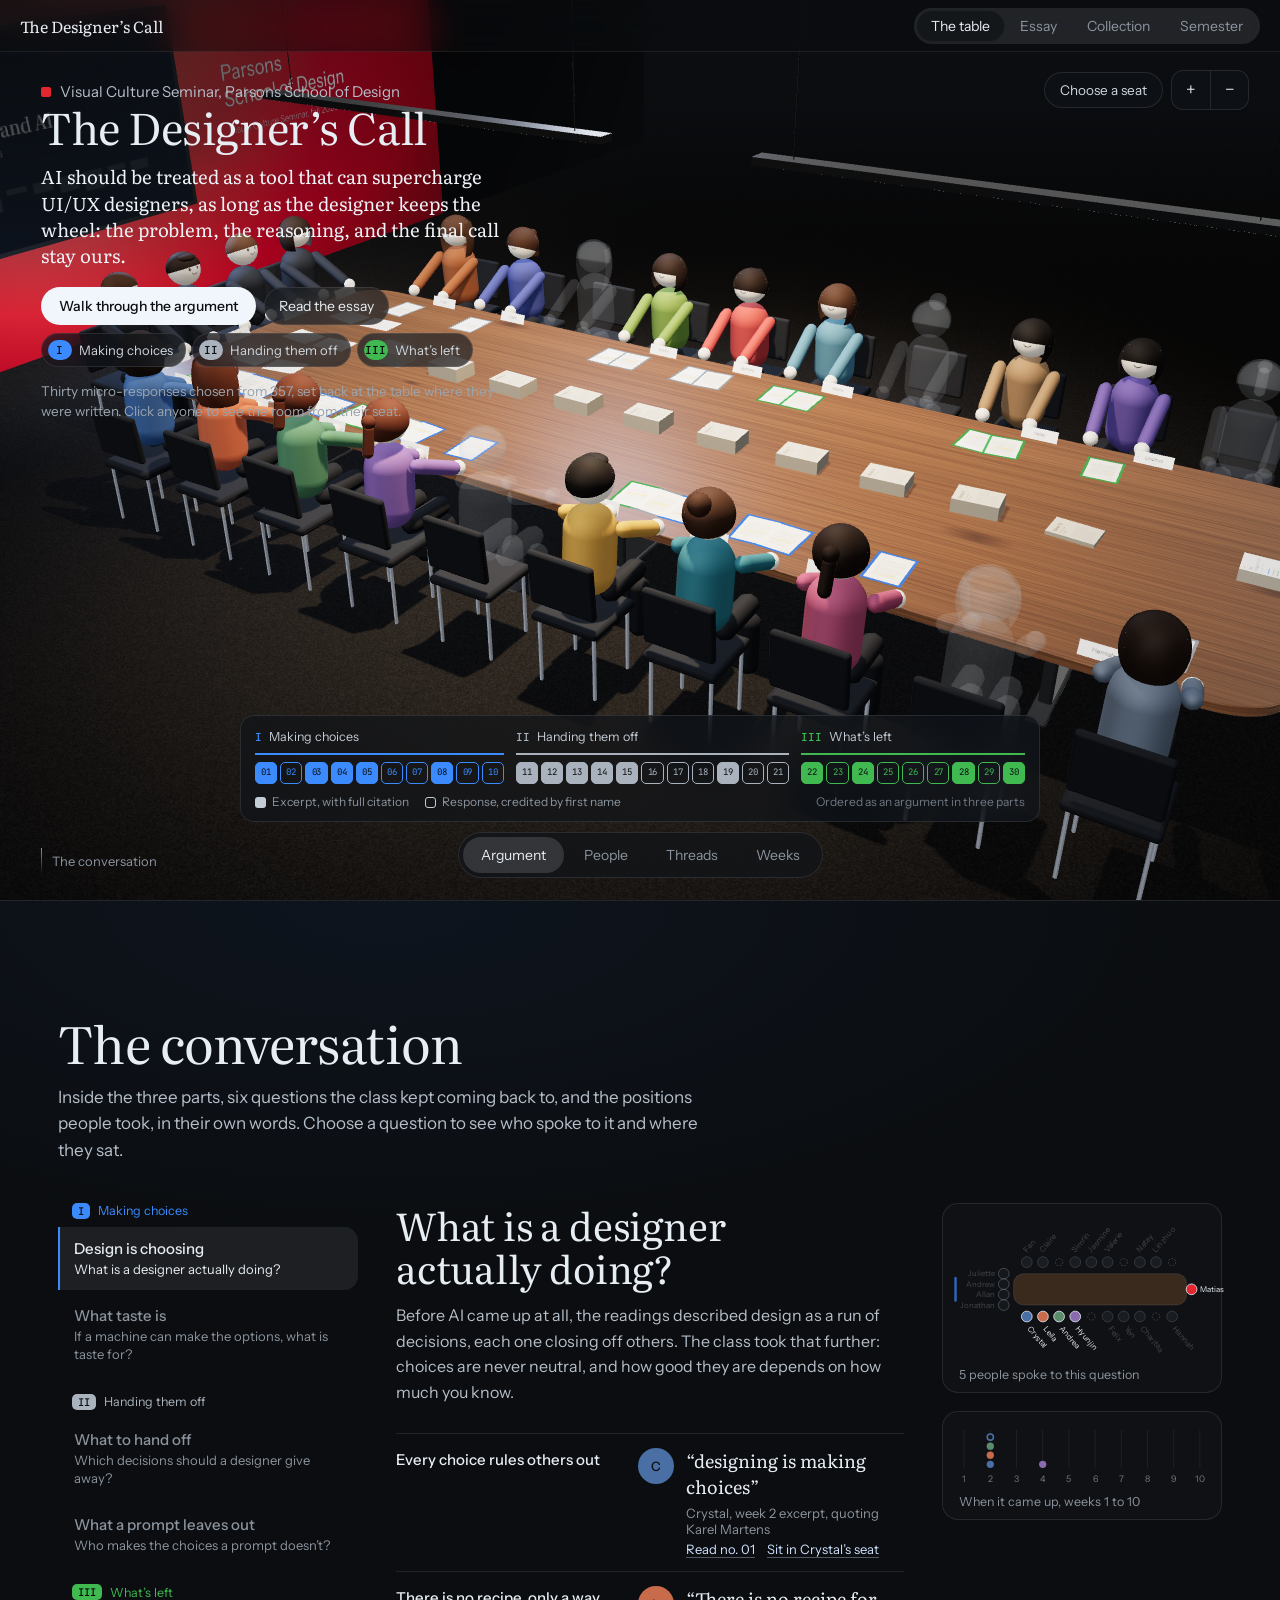
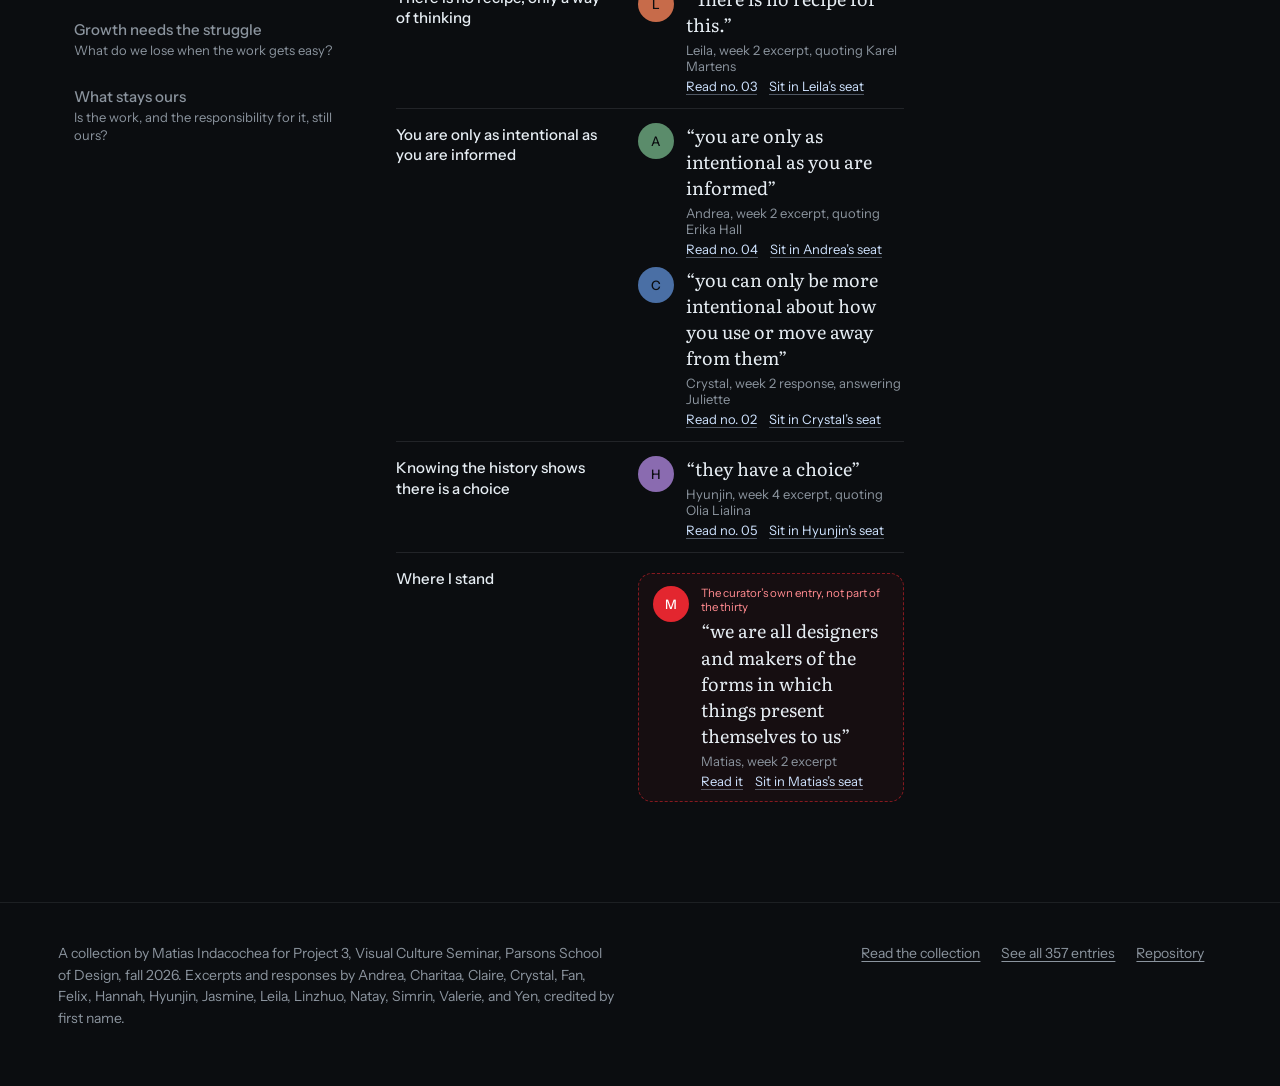
<file: index.html>
<!doctype html>
<html lang="en">
<head>
<meta charset="utf-8">
<meta name="viewport" content="width=device-width, initial-scale=1, viewport-fit=cover">
<title>The Designer’s Call: Taste, choice, and AI</title>
<meta name="description" content="A 3D seminar table of thirty micro-responses about taste, choice and AI, chosen from 357 by Matias Indacochea. Sit in any seat to see the conversation from there.">
<meta property="og:title" content="The Designer’s Call: Taste, choice, and AI">
<meta property="og:description" content="A 3D seminar table of thirty micro-responses about taste, choice and AI, chosen from 357 by Matias Indacochea. Sit in any seat to see the conversation from there.">
<meta property="og:type" content="website">
<meta property="og:url" content="https://indo1919.github.io/the-designers-call/">
<meta property="og:image" content="https://indo1919.github.io/the-designers-call/assets/og.png">
<meta name="twitter:card" content="summary_large_image">
<meta name="color-scheme" content="dark">
<link rel="icon" href="assets/favicon.svg" type="image/svg+xml">
<link rel="preconnect" href="https://fonts.googleapis.com">
<link rel="preconnect" href="https://fonts.gstatic.com" crossorigin>
<link rel="stylesheet" href="https://fonts.googleapis.com/css2?family=Instrument+Sans:ital,wght@0,400..700;1,400..700&family=JetBrains+Mono:wght@400;500&family=Literata:ital,opsz,wght@0,7..72,300..700;1,7..72,300..700&display=swap">
<link rel="stylesheet" href="assets/site.css?v=db6a6552">
<link rel="stylesheet" href="assets/table.css?v=db6a6552">
</head>
<body class="page-table">
<header class="nav nav--dark" id="nav">
  <a class="nav-title" href="./">The Designer’s Call</a>
  <nav class="nav-tabs" aria-label="Pages"><a href="./" aria-current="page">The table</a><a href="essay.html">Essay</a><a href="collection.html">Collection</a><a href="semester.html">Semester</a></nav>
</header>
<main>
<section class="room" id="room" aria-label="The seminar table. Thirty micro-responses placed in front of the people who wrote them.">
  <canvas id="scene" aria-hidden="true"></canvas>
  <div class="room-veil" id="veil"><p>Setting the table</p></div>
  <div class="room-ui" id="room-ui">
    <div class="room-title">
      <p class="room-kicker">Visual Culture Seminar, Parsons School of Design</p>
      <h1>The Designer’s Call</h1>
      <p class="thesis">AI should be treated as a tool that can supercharge UI/UX designers, as long as the designer keeps the wheel: the problem, the reasoning, and the final call stay ours.</p>
      <div class="title-acts"><button class="start" id="start">Walk through the argument</button><a class="essay-link" href="essay.html">Read the essay</a><div class="tchips" aria-label="The three parts"><button class="tchip" data-part="I" style="--c:#3b8bff"><span class="tchip-n">I</span><span class="tchip-t">Making choices</span></button><button class="tchip" data-part="II" style="--c:#aab3bd"><span class="tchip-n">II</span><span class="tchip-t">Handing them off</span></button><button class="tchip" data-part="III" style="--c:#3fb950"><span class="tchip-n">III</span><span class="tchip-t">What’s left</span></button></div></div>
      <p class="room-sub">Thirty micro-responses chosen from 357, set back at the table where they were written. Click anyone to see the room from their seat.</p>
    </div>
    <div class="dock">
      <div class="lens-detail" id="lens-detail">
        <div class="ld ld--argument is-on" data-for="argument"><div class="rail" id="rail"></div></div>
        <div class="ld ld--people" data-for="people"><p>Drag to turn the room. Each sheet is an entry in the collection, in front of the person who wrote it. The ten stacks down the middle are all 357 entries, one stack per week.</p></div>
        <div class="ld ld--threads" data-for="threads"><p><span class="key key--resp"></span>A response, drawn to the person it answered <span class="key key--exc"></span>An excerpt, drawn to its reading</p></div>
        <div class="ld ld--weeks" data-for="weeks"><button class="play" id="play" aria-label="Play the semester">Play</button><input type="range" id="wk" min="1" max="10" step="1" value="10" aria-label="Week"><output id="wk-out">Week 10</output><p class="wk-cap" id="wk-cap"></p></div>
      </div>
      <div class="lens" role="tablist" aria-label="What the table shows"><button role="tab" data-lens="argument" aria-selected="true">Argument</button><button role="tab" data-lens="people" aria-selected="false">People</button><button role="tab" data-lens="threads" aria-selected="false">Threads</button><button role="tab" data-lens="weeks" aria-selected="false">Weeks</button></div>
    </div>
    <div class="corner">
      <div class="picker" id="picker" hidden><p class="picker-h">Choose a seat</p><svg class="seatmap-svg" viewBox="0 0 318 176" role="img" aria-label="Plan of the seminar table"><rect class="sm-table" x="76" y="70" width="210.0" height="38" rx="12"/><rect class="sm-screen" x="4" y="74" width="3" height="30" rx="1"/><g class="sm-seat sm-seat--class" data-name="Crystal" tabindex="0" role="button" aria-label="Sit in Crystal’s seat"><circle cx="92.0" cy="122" r="6.5"/><text class="r" x="92.0" y="137" transform="rotate(50 92.0 137)">Crystal</text></g><g class="sm-seat sm-seat--class" data-name="Leila" tabindex="0" role="button" aria-label="Sit in Leila’s seat"><circle cx="111.6" cy="122" r="6.5"/><text class="r" x="111.6" y="137" transform="rotate(50 111.6 137)">Leila</text></g><g class="sm-seat sm-seat--class" data-name="Andrea" tabindex="0" role="button" aria-label="Sit in Andrea’s seat"><circle cx="131.2" cy="122" r="6.5"/><text class="r" x="131.2" y="137" transform="rotate(50 131.2 137)">Andrea</text></g><g class="sm-seat sm-seat--class" data-name="Hyunjin" tabindex="0" role="button" aria-label="Sit in Hyunjin’s seat"><circle cx="150.8" cy="122" r="6.5"/><text class="r" x="150.8" y="137" transform="rotate(50 150.8 137)">Hyunjin</text></g><g class="sm-seat sm-seat--empty"><title>A classmate with no entry in the collection. Their work still counts in the 357, without names or text.</title><circle cx="170.4" cy="122" r="4.5"/></g><g class="sm-seat sm-seat--class" data-name="Felix" tabindex="0" role="button" aria-label="Sit in Felix’s seat"><circle cx="190.0" cy="122" r="6.5"/><text class="r" x="190.0" y="137" transform="rotate(50 190.0 137)">Felix</text></g><g class="sm-seat sm-seat--class" data-name="Yen" tabindex="0" role="button" aria-label="Sit in Yen’s seat"><circle cx="209.60000000000002" cy="122" r="6.5"/><text class="r" x="209.60000000000002" y="137" transform="rotate(50 209.60000000000002 137)">Yen</text></g><g class="sm-seat sm-seat--class" data-name="Charitaa" tabindex="0" role="button" aria-label="Sit in Charitaa’s seat"><circle cx="229.20000000000002" cy="122" r="6.5"/><text class="r" x="229.20000000000002" y="137" transform="rotate(50 229.20000000000002 137)">Charitaa</text></g><g class="sm-seat sm-seat--empty"><title>A classmate with no entry in the collection. Their work still counts in the 357, without names or text.</title><circle cx="248.8" cy="122" r="4.5"/></g><g class="sm-seat sm-seat--class" data-name="Hannah" tabindex="0" role="button" aria-label="Sit in Hannah’s seat"><circle cx="268.4" cy="122" r="6.5"/><text class="r" x="268.4" y="137" transform="rotate(50 268.4 137)">Hannah</text></g><g class="sm-seat sm-seat--class" data-name="Fan" tabindex="0" role="button" aria-label="Sit in Fan’s seat"><circle cx="92.0" cy="56" r="6.5"/><text class="r" x="92.0" y="45" transform="rotate(-50 92.0 45)">Fan</text></g><g class="sm-seat sm-seat--class" data-name="Claire" tabindex="0" role="button" aria-label="Sit in Claire’s seat"><circle cx="111.6" cy="56" r="6.5"/><text class="r" x="111.6" y="45" transform="rotate(-50 111.6 45)">Claire</text></g><g class="sm-seat sm-seat--empty"><title>A classmate with no entry in the collection. Their work still counts in the 357, without names or text.</title><circle cx="131.2" cy="56" r="4.5"/></g><g class="sm-seat sm-seat--class" data-name="Simrin" tabindex="0" role="button" aria-label="Sit in Simrin’s seat"><circle cx="150.8" cy="56" r="6.5"/><text class="r" x="150.8" y="45" transform="rotate(-50 150.8 45)">Simrin</text></g><g class="sm-seat sm-seat--class" data-name="Jasmine" tabindex="0" role="button" aria-label="Sit in Jasmine’s seat"><circle cx="170.4" cy="56" r="6.5"/><text class="r" x="170.4" y="45" transform="rotate(-50 170.4 45)">Jasmine</text></g><g class="sm-seat sm-seat--class" data-name="Valerie" tabindex="0" role="button" aria-label="Sit in Valerie’s seat"><circle cx="190.0" cy="56" r="6.5"/><text class="r" x="190.0" y="45" transform="rotate(-50 190.0 45)">Valerie</text></g><g class="sm-seat sm-seat--empty"><title>A classmate with no entry in the collection. Their work still counts in the 357, without names or text.</title><circle cx="209.60000000000002" cy="56" r="4.5"/></g><g class="sm-seat sm-seat--class" data-name="Natay" tabindex="0" role="button" aria-label="Sit in Natay’s seat"><circle cx="229.20000000000002" cy="56" r="6.5"/><text class="r" x="229.20000000000002" y="45" transform="rotate(-50 229.20000000000002 45)">Natay</text></g><g class="sm-seat sm-seat--class" data-name="Linzhuo" tabindex="0" role="button" aria-label="Sit in Linzhuo’s seat"><circle cx="248.8" cy="56" r="6.5"/><text class="r" x="248.8" y="45" transform="rotate(-50 248.8 45)">Linzhuo</text></g><g class="sm-seat sm-seat--empty"><title>A classmate with no entry in the collection. Their work still counts in the 357, without names or text.</title><circle cx="268.4" cy="56" r="4.5"/></g><g class="sm-seat sm-seat--front" data-name="Juliette" tabindex="0" role="button" aria-label="Sit in Juliette’s seat"><circle cx="64" cy="70.0" r="6.5"/><text class="l" x="53" y="73.0">Juliette</text></g><g class="sm-seat sm-seat--front" data-name="Andrew" tabindex="0" role="button" aria-label="Sit in Andrew’s seat"><circle cx="64" cy="82.7" r="6.5"/><text class="l" x="53" y="85.7">Andrew</text></g><g class="sm-seat sm-seat--front" data-name="Allan" tabindex="0" role="button" aria-label="Sit in Allan’s seat"><circle cx="64" cy="95.4" r="6.5"/><text class="l" x="53" y="98.4">Allan</text></g><g class="sm-seat sm-seat--front" data-name="Jonathan Lee" tabindex="0" role="button" aria-label="Sit in Jonathan Lee’s seat"><circle cx="64" cy="108.1" r="6.5"/><text class="l" x="53" y="111.1">Jonathan</text></g><g class="sm-seat sm-seat--curator" data-name="Matias" tabindex="0" role="button" aria-label="Sit in Matias’s seat, the curator"><circle cx="292.0" cy="89" r="6.5"/><text class="r" x="302.0" y="92">Matias</text></g></svg></div>
      <div class="corner-row"><button class="seats-btn" id="seats-btn" aria-expanded="false" aria-controls="picker">Choose a seat</button>
      <div class="zoom"><button id="zin" aria-label="Zoom in">+</button><button id="zout" aria-label="Zoom out">−</button></div></div>
    </div>
  </div>
  <aside class="seat" id="seat" hidden aria-live="polite">
    <div class="seat-top">
      <button class="seat-back" id="seat-back">Back to the room</button>
      <div class="seat-nav"><button id="seat-prev" aria-label="Previous seat">‹</button><button id="seat-next" aria-label="Next seat">›</button></div>
    </div>
    <div class="seat-body" id="seat-body"></div>
  </aside>
  <aside class="tour" id="tour" hidden aria-live="polite">
    <div class="tour-top">
      <button class="seat-back" id="tour-exit">Back to the room</button>
      <div class="seat-nav"><button id="tour-prev" aria-label="Previous step">‹</button><button id="tour-next" aria-label="Next step">›</button></div>
    </div>
    <div class="tour-progress" id="tour-progress" aria-hidden="true"></div>
    <div class="tour-body" id="tour-body"></div>
  </aside>
  <div class="tip3d" id="tip3d" hidden></div>
  <a class="room-down" href="#conversation">The conversation</a>
</section>
<section class="convo" id="conversation" aria-labelledby="h-convo">
  <div class="convo-head">
    <h2 id="h-convo">The conversation</h2>
    <p>Inside the three parts, six questions the class kept coming back to, and the positions people took, in their own words. Choose a question to see who spoke to it and where they sat.</p>
  </div>
  <div class="convo-grid">
    <div class="th-list" role="tablist" aria-label="Questions"><p class="th-group" style="--c:#3b8bff" aria-hidden="true"><span>I</span>Making choices</p><button class="th-tab" role="tab" data-key="choosing" style="--c:#3b8bff" aria-selected="true"><span class="th-title">Design is choosing</span><span class="th-q">What is a designer actually doing?</span></button><button class="th-tab" role="tab" data-key="taste" style="--c:#3b8bff" aria-selected="false"><span class="th-title">What taste is</span><span class="th-q">If a machine can make the options, what is taste for?</span></button><p class="th-group" style="--c:#aab3bd" aria-hidden="true"><span>II</span>Handing them off</p><button class="th-tab" role="tab" data-key="handoff" style="--c:#aab3bd" aria-selected="false"><span class="th-title">What to hand off</span><span class="th-q">Which decisions should a designer give away?</span></button><button class="th-tab" role="tab" data-key="gaps" style="--c:#aab3bd" aria-selected="false"><span class="th-title">What a prompt leaves out</span><span class="th-q">Who makes the choices a prompt doesn’t?</span></button><p class="th-group" style="--c:#3fb950" aria-hidden="true"><span>III</span>What’s left</p><button class="th-tab" role="tab" data-key="growth" style="--c:#3fb950" aria-selected="false"><span class="th-title">Growth needs the struggle</span><span class="th-q">What do we lose when the work gets easy?</span></button><button class="th-tab" role="tab" data-key="ours" style="--c:#3fb950" aria-selected="false"><span class="th-title">What stays ours</span><span class="th-q">Is the work, and the responsibility for it, still ours?</span></button></div>
    <div class="th-panel" id="th-panel" role="tabpanel" aria-live="polite"></div>
    <aside class="th-side">
      <figure class="th-map"><svg class="seatmap-svg seatmap-svg--convo" viewBox="0 0 318 176" role="img" aria-label="Plan of the seminar table"><rect class="sm-table" x="76" y="70" width="210.0" height="38" rx="12"/><rect class="sm-screen" x="4" y="74" width="3" height="30" rx="1"/><g class="sm-seat sm-seat--class" data-name="Crystal" tabindex="0" role="button" aria-label="Sit in Crystal’s seat"><circle cx="92.0" cy="122" r="6.5"/><text class="r" x="92.0" y="137" transform="rotate(50 92.0 137)">Crystal</text></g><g class="sm-seat sm-seat--class" data-name="Leila" tabindex="0" role="button" aria-label="Sit in Leila’s seat"><circle cx="111.6" cy="122" r="6.5"/><text class="r" x="111.6" y="137" transform="rotate(50 111.6 137)">Leila</text></g><g class="sm-seat sm-seat--class" data-name="Andrea" tabindex="0" role="button" aria-label="Sit in Andrea’s seat"><circle cx="131.2" cy="122" r="6.5"/><text class="r" x="131.2" y="137" transform="rotate(50 131.2 137)">Andrea</text></g><g class="sm-seat sm-seat--class" data-name="Hyunjin" tabindex="0" role="button" aria-label="Sit in Hyunjin’s seat"><circle cx="150.8" cy="122" r="6.5"/><text class="r" x="150.8" y="137" transform="rotate(50 150.8 137)">Hyunjin</text></g><g class="sm-seat sm-seat--empty"><title>A classmate with no entry in the collection. Their work still counts in the 357, without names or text.</title><circle cx="170.4" cy="122" r="4.5"/></g><g class="sm-seat sm-seat--class" data-name="Felix" tabindex="0" role="button" aria-label="Sit in Felix’s seat"><circle cx="190.0" cy="122" r="6.5"/><text class="r" x="190.0" y="137" transform="rotate(50 190.0 137)">Felix</text></g><g class="sm-seat sm-seat--class" data-name="Yen" tabindex="0" role="button" aria-label="Sit in Yen’s seat"><circle cx="209.60000000000002" cy="122" r="6.5"/><text class="r" x="209.60000000000002" y="137" transform="rotate(50 209.60000000000002 137)">Yen</text></g><g class="sm-seat sm-seat--class" data-name="Charitaa" tabindex="0" role="button" aria-label="Sit in Charitaa’s seat"><circle cx="229.20000000000002" cy="122" r="6.5"/><text class="r" x="229.20000000000002" y="137" transform="rotate(50 229.20000000000002 137)">Charitaa</text></g><g class="sm-seat sm-seat--empty"><title>A classmate with no entry in the collection. Their work still counts in the 357, without names or text.</title><circle cx="248.8" cy="122" r="4.5"/></g><g class="sm-seat sm-seat--class" data-name="Hannah" tabindex="0" role="button" aria-label="Sit in Hannah’s seat"><circle cx="268.4" cy="122" r="6.5"/><text class="r" x="268.4" y="137" transform="rotate(50 268.4 137)">Hannah</text></g><g class="sm-seat sm-seat--class" data-name="Fan" tabindex="0" role="button" aria-label="Sit in Fan’s seat"><circle cx="92.0" cy="56" r="6.5"/><text class="r" x="92.0" y="45" transform="rotate(-50 92.0 45)">Fan</text></g><g class="sm-seat sm-seat--class" data-name="Claire" tabindex="0" role="button" aria-label="Sit in Claire’s seat"><circle cx="111.6" cy="56" r="6.5"/><text class="r" x="111.6" y="45" transform="rotate(-50 111.6 45)">Claire</text></g><g class="sm-seat sm-seat--empty"><title>A classmate with no entry in the collection. Their work still counts in the 357, without names or text.</title><circle cx="131.2" cy="56" r="4.5"/></g><g class="sm-seat sm-seat--class" data-name="Simrin" tabindex="0" role="button" aria-label="Sit in Simrin’s seat"><circle cx="150.8" cy="56" r="6.5"/><text class="r" x="150.8" y="45" transform="rotate(-50 150.8 45)">Simrin</text></g><g class="sm-seat sm-seat--class" data-name="Jasmine" tabindex="0" role="button" aria-label="Sit in Jasmine’s seat"><circle cx="170.4" cy="56" r="6.5"/><text class="r" x="170.4" y="45" transform="rotate(-50 170.4 45)">Jasmine</text></g><g class="sm-seat sm-seat--class" data-name="Valerie" tabindex="0" role="button" aria-label="Sit in Valerie’s seat"><circle cx="190.0" cy="56" r="6.5"/><text class="r" x="190.0" y="45" transform="rotate(-50 190.0 45)">Valerie</text></g><g class="sm-seat sm-seat--empty"><title>A classmate with no entry in the collection. Their work still counts in the 357, without names or text.</title><circle cx="209.60000000000002" cy="56" r="4.5"/></g><g class="sm-seat sm-seat--class" data-name="Natay" tabindex="0" role="button" aria-label="Sit in Natay’s seat"><circle cx="229.20000000000002" cy="56" r="6.5"/><text class="r" x="229.20000000000002" y="45" transform="rotate(-50 229.20000000000002 45)">Natay</text></g><g class="sm-seat sm-seat--class" data-name="Linzhuo" tabindex="0" role="button" aria-label="Sit in Linzhuo’s seat"><circle cx="248.8" cy="56" r="6.5"/><text class="r" x="248.8" y="45" transform="rotate(-50 248.8 45)">Linzhuo</text></g><g class="sm-seat sm-seat--empty"><title>A classmate with no entry in the collection. Their work still counts in the 357, without names or text.</title><circle cx="268.4" cy="56" r="4.5"/></g><g class="sm-seat sm-seat--front" data-name="Juliette" tabindex="0" role="button" aria-label="Sit in Juliette’s seat"><circle cx="64" cy="70.0" r="6.5"/><text class="l" x="53" y="73.0">Juliette</text></g><g class="sm-seat sm-seat--front" data-name="Andrew" tabindex="0" role="button" aria-label="Sit in Andrew’s seat"><circle cx="64" cy="82.7" r="6.5"/><text class="l" x="53" y="85.7">Andrew</text></g><g class="sm-seat sm-seat--front" data-name="Allan" tabindex="0" role="button" aria-label="Sit in Allan’s seat"><circle cx="64" cy="95.4" r="6.5"/><text class="l" x="53" y="98.4">Allan</text></g><g class="sm-seat sm-seat--front" data-name="Jonathan Lee" tabindex="0" role="button" aria-label="Sit in Jonathan Lee’s seat"><circle cx="64" cy="108.1" r="6.5"/><text class="l" x="53" y="111.1">Jonathan</text></g><g class="sm-seat sm-seat--curator" data-name="Matias" tabindex="0" role="button" aria-label="Sit in Matias’s seat, the curator"><circle cx="292.0" cy="89" r="6.5"/><text class="r" x="302.0" y="92">Matias</text></g></svg><figcaption id="th-map-cap">Who spoke to this question</figcaption></figure>
      <figure class="th-weeks"><svg id="th-weeks" viewBox="0 0 260 64" role="img" aria-label="Weeks in which this question came up"></svg><figcaption>When it came up, weeks 1 to 10</figcaption></figure>
    </aside>
  </div>
</section>
</main>
<footer class="foot">
  <p>A collection by Matias Indacochea for Project 3, Visual Culture Seminar, Parsons School of Design, fall 2026. Excerpts and responses by Andrea, Charitaa, Claire, Crystal, Fan, Felix, Hannah, Hyunjin, Jasmine, Leila, Linzhuo, Natay, Simrin, Valerie, and Yen, credited by first name.</p>
  <p><a href="collection.html">Read the collection</a> <a href="semester.html">See all 357 entries</a> <a href="https://github.com/Indo1919/the-designers-call">Repository</a></p>
</footer>
<dialog class="reader" id="reader"><div class="reader-in" id="reader-in"></div><button class="reader-x" id="reader-x" aria-label="Close">×</button></dialog>
<script id="payload" type="application/json">{"items":[{"id":"01","n":1,"part":"I","type":"excerpt","name":"Crystal","week":2,"text":"Further, the designer should see the import of the job and be alert to those to whom it is directed, to come to the right choices. Because – like much in life – designing is making choices. Choices from an often large number of possibilities and in the light of an analysis of the job and an idea of the audience. Yet even after this selection there are sufficient possibilities remaining to establish uncertainty. Each choice always shuts out other possibilities. This process of choices has to continue until there remain the essential ingredients, which for the designer at that moment, for that purpose, are essential in coming to the final form.","mark":"designing is making choices","words":112,"chosenFrom":23,"source":"Martens","cite":"Martens, Karel. “What Design Means for Me.” 1990. In Printed Matter / Drukwerk, edited by Robin Kinross, Jaap van Triest, and Karel Martens. London: Hyphen Press, 1996."},{"id":"02","n":2,"part":"I","type":"response","name":"Crystal","week":2,"text":"I thought this was a really interesting point that connected to both of the excerpts I chose from this week’s readings, especially the idea of looking at the bigger picture and making intentional choices. Karel Martens talks about how designers have to make choices based on the purpose and audience, but there is still uncertainty because every choice creates other possibilities. Juliette’s example made me think about how even something as simple as choosing a colour isn’t necessarily a “right” choice on its own. It depends on the context, the audience, and what you’re trying to communicate. I also saw her points as a good reminder that certain associations aren’t necessarily universal or fixed and often change over time which is important to consider if making design choices based on associations (and maybe not making them based on associations as it won't be very timeless, etc.) Someone also challenged the idea by asking whether choosing not to use blue for a bank to stand out/ differentiate would still be based on the assumption that blue represents trust. Juliette agreed that it is, but said the important thing is being conscious of that association when making the choice. I thought this was interesting because it made me realize that you can’t necessarily avoid existing meanings, you can only be more intentional about how you use or move away from them. This also connected to Erika Hall’s point about looking beyond the immediate user and considering the wider context surrounding a design.","mark":"you can only be more intentional about how you use or move away from them","words":250,"chosenFrom":19,"to":"Juliette","answers":["Juliette"],"ctx":"She brought up how meanings change and although colours are sometimes linked to certain ideas/ traits (ex.the colour blue is linked to trust and is used by many banks) it can change and it depends on the context. Colour doesn't have an identity and is in itself not a physical tangible thing but a visual perception that differs even between humans and as we age depending on our receptors, etc. Be careful when"},{"id":"03","n":3,"part":"I","type":"excerpt","name":"Leila","week":2,"text":"Thus it seems good to me to formulate the premisses freshly and clearly, so as to reach a form that values content and has respect for the receiver of the message. There is no recipe for this. It is a matter of mentality. It is a process of repeatedly weighing up aims, means and method.","mark":"There is no recipe for this.","words":55,"chosenFrom":23,"source":"Martens","cite":"Martens, Karel. “What Design Means for Me.” 1990. In Printed Matter / Drukwerk, edited by Robin Kinross, Jaap van Triest, and Karel Martens. London: Hyphen Press, 1996."},{"id":"04","n":4,"part":"I","type":"excerpt","name":"Andrea","week":2,"text":"Word choice matters. Design is the application of intention, and you are only as intentional as you are informed.","mark":"you are only as intentional as you are informed","words":19,"chosenFrom":23,"source":"Hall","cite":"Hall, Erika. “A Design Research Framework.” Mule Design, October 25, 2022. muledesign.com/blog/design-research-framework."},{"id":"05","n":5,"part":"I","type":"excerpt","name":"Hyunjin","week":4,"text":"“It is important for designers and builders of computer applications to understand the history of transparency, so that they can understand that they have a choice.”","mark":"they have a choice","words":26,"chosenFrom":21,"source":"Lialina","cite":"Lialina, Olia. “Once Again, The Doorknob: On Affordance, Forgiveness and Ambiguity in Human-Computer and Human-Robot Interaction.” Contemporary Home Computing, 2018. contemporary-home-computing.org/affordance."},{"id":"06","n":6,"part":"I","type":"response","name":"Felix","week":2,"text":"Her point and the presentation of Andrew made it even more clear that we should think of AI as a tool and use it appropriately. In his example the AI would have not just come up with this idea, the creative process etc. But AI could be used to supercharge the work and also do things that were not possible before, in this example creating a custom tool that is low cost (time and effort). I agree with this view completely and would like to use the metaphor of a photographer in this case. Just because nowadays \"all\" people have a smartphone with a camera we still have professional photographers and not everybody suddenly became an expert. I think the same is true for AI and design.","mark":"not everybody suddenly became an expert","words":127,"chosenFrom":19,"to":"Valerie","answers":["Valerie"],"ctx":"Valerie was agreeing on the point that AI can quickly help you create tools but that you need the knowledge to do so, that Andrew made previously."},{"id":"07","n":7,"part":"I","type":"response","name":"Yen","week":2,"text":"I like how all of them started the projects from defining the problem, and eventually find out the solution for the problem with systematic way like a researcher. AI for them is a tool that become part of the process, but it seems they all know how they want it to work for them. I think it's like a reminder for me, that if I really want to use AI as a tool for myself, it is important to define the problem precisely, instead of letting it do everything, and it just makes me to have more confident about that, the professionals are most likely not going to be replaced by ai, because they are probably the people who really know how to use them the best.","mark":"define the problem precisely, instead of letting it do everything","words":127,"chosenFrom":19,"to":"Allan, Juliette & Andrew","answers":["Allan","Juliette","Andrew"],"ctx":"Allen: Presented his new digital product that just launched about chat box, that allows vibe coding in the room, and he would want to hear the feedback from us after a few weeks. Juliette: Presented two of her website renovating projects with different budget scales, by really look into the problem and history of the brand, that she also apply Claude for getting them done with technical parts. Andrew: Presented his project of a unconventional construction book, that he did a big research about tracing back to how color is formed in our eyes, and what exactly RGB is and what CMYK can do with color printing, that eventually he even got to create a tool for testing different color combination for the end printing result."},{"id":"08","n":8,"part":"I","type":"excerpt","name":"Leila","week":5,"text":"For me, understanding and articulating why something feels right does not come as intuitively as designing something to feel right. But they are two sides of the same coin. There must be a reason. It can be as simple as a particular spring curve or something more innate, like metaphors. Analyzing and making sense of design details beyond just \"it feels nice\" helps nurture taste, amplify the level of execution, and grow an appreciation for how hard the pursuit of excellence is.","mark":"helps nurture taste","words":82,"chosenFrom":21,"source":"Freiberg","cite":"Freiberg, Rauno. “Invisible Details of Interaction Design.” Every, July 17, 2023. every.to/p/invisible-details-of-interaction-design."},{"id":"09","n":9,"part":"I","type":"response","name":"Yen","week":6,"text":"I think what resonated with me the most was his advice on how we should prepare ourselves as designers: we’re not hired just for our taste, but more importantly, for our “context window of taste.” It reminded me of our presentation tomorrow. Michael and Rijk have already reminded us to be prepared to explain the “why” behind our decisions. I think being able to articulate the reasoning behind a design decision, rather than simply relying on intuition, is a really important skill for designers.","mark":"explain the “why” behind our decisions","words":84,"chosenFrom":18,"to":"Jonathan Lee","answers":["Jonathan Lee"],"ctx":"Jonathan introduced lots of latest AI tools and recommended us for some reference. He further more answered our questions for him according to careers, ai, and his products."},{"id":"10","n":10,"part":"I","type":"response","name":"Charitaa","week":6,"text":"This was a super interesting perspective on this because we often hear that since AI can do most things for us, our main job is going to be to use \"our good taste\" to determine the best outcome and let the machine \"handle the rest\". But this made me think about how the concept of good taste is also going to evolve with the rest of the industry. Less about having a good visual eye and more about knowing what is actually building and what problems are worth solving. Taste becomes truly useful when it is informed by the context within which it must exist! Example: When you make 100 different prototypes using AI, knowing which versions actually help the target user would be my new definition of having \"good taste\".","mark":"knowing which versions actually help the target user","words":131,"chosenFrom":18,"to":"Jonathan Lee","answers":["Jonathan Lee"],"ctx":"\"Taste becomes useful when it is informed by the product and the people using it\""},{"id":"11","n":11,"part":"II","type":"excerpt","name":"Hannah","week":9,"text":"When photography was first developed, I suspect it didn’t seem like an artistic medium because it wasn’t apparent that there were a lot of choices to be made; you just set up the camera and start the exposure. But over time people realized that there were a vast number of things you could do with cameras, and the artistry lies in the many choices that a photographer makes.","mark":"the artistry lies in the many choices that a photographer makes","words":68,"chosenFrom":19,"source":"Chiang","cite":"Chiang, Ted. “Why A.I. Isn’t Going to Make Art.” The New Yorker, August 31, 2024. newyorker.com."},{"id":"12","n":12,"part":"II","type":"excerpt","name":"Fan","week":10,"text":"Art is notoriously hard to define, and so are the differences between good art and bad art. But let me offer a generalization: art is something that results from making a lot of choices.","mark":"art is something that results from making a lot of choices","words":34,"chosenFrom":10,"source":"Chiang","cite":"Chiang, Ted. “Why A.I. Isn’t Going to Make Art.” The New Yorker, August 31, 2024. newyorker.com."},{"id":"13","n":13,"part":"II","type":"excerpt","name":"Crystal","week":9,"text":"art requires making choices at every scale; the countless small-scale choices made during implementation are just as important to the final product as the few large-scale choices made during the conception.","mark":"choices at every scale","words":31,"chosenFrom":19,"source":"Chiang","cite":"Chiang, Ted. “Why A.I. Isn’t Going to Make Art.” The New Yorker, August 31, 2024. newyorker.com."},{"id":"14","n":14,"part":"II","type":"excerpt","name":"Claire","week":9,"text":"An artist—whether working digitally or with paint—implicitly makes far more decisions during the process of making a painting than would fit into a text prompt of a few hundred words.","mark":"far more decisions","words":30,"chosenFrom":19,"source":"Chiang","cite":"Chiang, Ted. “Why A.I. Isn’t Going to Make Art.” The New Yorker, August 31, 2024. newyorker.com."},{"id":"15","n":15,"part":"II","type":"excerpt","name":"Simrin","week":9,"text":"If an A.I. generates a ten-thousand-word story based on your prompt, it has to fill in for all of the choices that you are not making.","mark":"it has to fill in for all of the choices that you are not making","words":26,"chosenFrom":19,"source":"Chiang","cite":"Chiang, Ted. “Why A.I. Isn’t Going to Make Art.” The New Yorker, August 31, 2024. newyorker.com."},{"id":"16","n":16,"part":"II","type":"response","name":"Andrea","week":6,"text":"I think that to be a good designer, we need to maintain control over our work while using AI as a tool rather than letting it make the decisions for us. For example, Jonathan Lee used AI for his presentation slides, but he gave it direction based on his previous work and told it what kind of design to create. In that sense, he was still the one making the creative decisions and using AI to execute or develop his ideas, rather than blindly accepting whatever AI produced.","mark":"rather than letting it make the decisions for us","words":88,"chosenFrom":18,"to":"Jonathan Lee","answers":["Jonathan Lee"],"ctx":"He talked about finding a balance between having enough ownership over our work and making sure we don’t feel like AI is doing the work for us."},{"id":"17","n":17,"part":"II","type":"response","name":"Leila","week":6,"text":"I think this is a very interesting take, because it is true that the general public has access to so many AI technologies right now, and that may become more limited in the future, or need to be paid for. However either way, with AI, humans should take control of the machine rather than the other way around, and choose selectively what we are handing off versus what we are doing ourselves.","mark":"choose selectively what we are handing off versus what we are doing ourselves","words":72,"chosenFrom":18,"to":"Jonathan Lee","answers":["Jonathan Lee"],"ctx":"The industry of AI is still being defined, and pricing and access to the technologies will change over time. The point of giving full access right now is to get the general public comfortable with the concept and to get more information from them. However, even with AI, people will always want the direct access to sources and won't hand off all their work."},{"id":"18","n":18,"part":"II","type":"response","name":"Simrin","week":9,"text":"I agree with this because without knowing how to prompt ai tools to be a coworker and help you design more efficiently is important- you have to have the design knowledge and foundations to intuitively direct the models to generate what you envision.","mark":"you have to have the design knowledge and foundations","words":43,"chosenFrom":17,"to":"Andrea","answers":["Andrea"],"ctx":"Its about the decisions behind the prompts not necessarily about the tools. We as the designers are the decision makers and make choices for each idea we have - our ability to prompt is what is behind creativity"},{"id":"19","n":19,"part":"II","type":"excerpt","name":"Jasmine","week":9,"text":"The selling point of generative A.I. is that these programs generate vastly more than you put into them, and that is precisely what prevents them from being effective tools for artists.","mark":"generate vastly more than you put into them","words":31,"chosenFrom":19,"source":"Chiang","cite":"Chiang, Ted. “Why A.I. Isn’t Going to Make Art.” The New Yorker, August 31, 2024. newyorker.com."},{"id":"20","n":20,"part":"II","type":"response","name":"Felix","week":6,"text":"Using the example of what is needed to write an app store listing to understand if you have a clear enough vision for your own product, really resonated with me. Especially nowadays that building products has become the easy part there are too many people who do not know what problem they are solving and they should ask themselves that exact question.","mark":"building products has become the easy part","words":62,"chosenFrom":18,"to":"Jonathan Lee","answers":["Jonathan Lee"],"ctx":"If you create a product you should be able to write the app store listing, if you cannot do that then you do not know what problem you are solving."},{"id":"21","n":21,"part":"II","type":"response","name":"Jasmine","week":6,"text":"Jonathan mentioned that \"Taste is a collective process. And people can learn engagement by useful and simple experience,\" while answering the question, \"How can we build people’s trust in AI-generated content?\" I found this interesting to me because I'm also working on an event discovery and book app in Major Studio class. Based on the interview I did for this project, I found an insight that trustworthy is an important issue, and the decision I did to solve this issue is to provide enough information to build trust. Therefore, his idea of process feedback changed my perspective of how I can make users feel trustworthy.","mark":"provide enough information to build trust","words":105,"chosenFrom":18,"to":"Jonathan Lee","answers":["Jonathan Lee"],"ctx":"Taste is a collective process. Useful, simple experiences can learn engagement."},{"id":"22","n":22,"part":"III","type":"excerpt","name":"Valerie","week":9,"text":"Such a person inadvertently reveals that they think formulating sentences is a nuisance rather than a fundamental part of storytelling in prose. Generative A.I. appeals to people who think they can express themselves in a medium without actually working in that medium. But the creators of traditional novels, paintings, and films are drawn to those art forms because they see the unique expressive potential that each medium affords. It is their eagerness to take full advantage of those potentialities that makes their work satisfying,","mark":"express themselves in a medium without actually working in that medium","words":84,"chosenFrom":19,"source":"Chiang","cite":"Chiang, Ted. “Why A.I. Isn’t Going to Make Art.” The New Yorker, August 31, 2024. newyorker.com."},{"id":"23","n":23,"part":"III","type":"response","name":"Valerie","week":9,"text":"I think this is a statement that rings true now more than ever. The essence of generative AI is to reduce the time it feels like an idiot by making the duration of the task as short as possible. If you create a 4000 word essay with a 100 word prompt, you didn't have to risk feeling like an idiot for another 3900 words. The opportunity for growth was robbed from you. The mark of intelligence is not the ability to produce/reproduce a product; Lord knows we don't need more student essays or vibe coded websites. Intelligence and taste grows through active authorship, not just through passive, ego-free creation.","mark":"The opportunity for growth was robbed from you.","words":109,"chosenFrom":17,"to":"Juliette","answers":["Juliette"],"ctx":"An important trait in intelligent people is their ability to tolerate being stupid for a more extended period of time. If you can stand feeling stupid for eight hours a day and not go crazy, you could become a rocket scientist. They get bored at knowing what's going on, and jump at opportunities to not know anything."},{"id":"24","n":24,"part":"III","type":"excerpt","name":"Natay","week":9,"text":"As the linguist Emily M. Bender has noted, teachers don’t ask students to write essays because the world needs more student essays. The point of writing essays is to strengthen students’ critical-thinking skills; in the same way that lifting weights is useful no matter what sport an athlete plays, writing essays develops skills necessary for whatever job a college student will eventually get. Using ChatGPT to complete assignments is like bringing a forklift into the weight room; you will never improve your cognitive fitness that way.","mark":"bringing a forklift into the weight room","words":86,"chosenFrom":19,"source":"Chiang","cite":"Chiang, Ted. “Why A.I. Isn’t Going to Make Art.” The New Yorker, August 31, 2024. newyorker.com."},{"id":"25","n":25,"part":"III","type":"response","name":"Natay","week":5,"text":"I hate thinking about this!!! If we all rely on LMs for all our information, will we all end up with the exact same surface-level understanding and no real depth to our thoughts? Fortunately, there are still people today with deep expertise who serve as our best source of knowledge. But what happens in the future?","mark":"the exact same surface-level understanding","words":56,"chosenFrom":19,"to":"Andrew","answers":["Andrew"],"ctx":"How do we get access to reality?"},{"id":"26","n":26,"part":"III","type":"response","name":"Linzhuo","week":6,"text":"I found his talk very inspiring, especially the sections on GitHub and Worktrees. I learned a lot of new ways of thinking and interesting perspectives. In the Q&A before the session, I asked him, as a designer, how we should approach the increasingly powerful AI and to what extent we should use it—and whether the effort we put into learning a new software tool might soon be replaced by AI. Design and art are arguably among the first fields to be impacted by the rise of AI. As visual professionals, our aesthetic sensibilities and creative ideas are crucial, yet AI is devouring these distinct styles. By “piecing together” images one by one to blend them seamlessly and treating design concepts as templates, AI produces a vast number of decent visual effects with minimal effort. This is undoubtedly frustrating and confusing for designers. In his talk, Jonathan mentioned that we should “have fun with it.” Rather than constantly fearing that our jobs will be replaced, we should try to use these tools to achieve things we couldn’t do before. Everything has its pros and cons; as one of the first groups to be impacted, we can also become the ones best able to utilize these tools. He also mentioned that we can achieve more by asking AI questions like “How should I try to make this?” I really appreciate his approach to these issues and the advice he offered: taking a more neutral stance when experiencing new things and observing what we can achieve through them.","mark":"AI is devouring these distinct styles","words":255,"chosenFrom":18,"to":"Jonathan Lee","answers":["Jonathan Lee"],"ctx":"He discussed how to incorporate AI into our workflow and what mindset to adopt in the face of the rapidly evolving AI industry."},{"id":"27","n":27,"part":"III","type":"response","name":"Andrea","week":9,"text":"I think this idea is interesting when we relate it to AI, since AI also combines patterns and influences from existing work to generate something new. It raises questions about originality and how we differentiate human creativity from AI. Charita also mentioned that if AI can replicate an artist’s work so closely, what makes us say that human art is better than AI-generated art?","mark":"how we differentiate human creativity from AI","words":64,"chosenFrom":17,"to":"Simrin","answers":["Simrin"],"ctx":"Art is basically a mix of things that already exist. We take inspiration from other people’s work and ideas then remix them in our own way to create something new. As a painter, she does the work herself, but someone who doesn’t know how to paint might use AI to create the painting they want."},{"id":"28","n":28,"part":"III","type":"excerpt","name":"Andrea","week":9,"text":"It reduces the amount of intention in the world.","mark":"It reduces the amount of intention in the world.","words":9,"chosenFrom":19,"source":"Chiang","cite":"Chiang, Ted. “Why A.I. Isn’t Going to Make Art.” The New Yorker, August 31, 2024. newyorker.com."},{"id":"29","n":29,"part":"III","type":"response","name":"Crystal","week":9,"text":"I think we are complicit, but it’s hard to feel that way now that AI has become such a normal part of almost everyone work or even in day to day life. When ChatGPT first came out I was very much against it, and as every following agent or assistant came out and more widely used I became a bit more open, and now AI is built into so many tools and everyone uses it that the responsibility feels far removed, even though it’s still there. I think that’s what makes the question important and hard to answer the more normal something becomes, the easier it is to stop questioning the ethics around it since now its seeming okay and \"normal\"","mark":"the responsibility feels far removed, even though it’s still there","words":121,"chosenFrom":17,"to":"Andrew","answers":["Andrew"],"ctx":"Asked whether we’re complicit when we use AI to make creative work considering it uses other people's work (ex. all existing Figma files ever) to train on and reference when generating new work."},{"id":"30","n":30,"part":"III","type":"excerpt","name":"Felix","week":10,"text":"In the words often attributed to Marshall McLuhan (but more properly ascribed to Winston Churchill): 'we shape our tools, and thereafter our tools shape us.\" We are the technology of our tools: they shape and form us. Our tools have agency, and thus a claim upon the more-than-human world as well.","mark":"we shape our tools, and thereafter our tools shape us","words":51,"chosenFrom":10,"source":"Bridle","cite":"Bridle, James. Ways of Being: Animals, Plants, Machines: The Search for a Planetary Intelligence. New York: Farrar, Straus and Giroux, 2022, 18."}],"parts":[{"num":"I","title":"Making choices","intro":"Before any tool, design is a run of decisions. The readings and the room agree that taste shows in the reasons behind them, not in a good eye alone.","state":"selected","color":"#3b8bff"},{"num":"II","title":"Handing them off","intro":"A prompt is a handful of choices and the model fills in the rest. Here the class works out how to use AI as a tool without giving away the decisions.","state":"suggested","color":"#aab3bd"},{"num":"III","title":"What’s left","intro":"What still belongs to the person making the work, and where classmates draw the line before a designer loses credibility.","state":"committed","color":"#3fb950"}],"sideA":["Crystal","Leila","Andrea","Hyunjin",null,"Felix","Yen","Charitaa",null,"Hannah"],"sideB":["Fan","Claire",null,"Simrin","Jasmine","Valerie",null,"Natay","Linzhuo",null],"front":[{"name":"Juliette","role":"Instructor"},{"name":"Andrew","role":"Instructor"},{"name":"Allan","role":"Presented in week 2"},{"name":"Jonathan Lee","role":"Spoke in week 6"}],"readings":[{"key":"Martens","author":"Karel Martens","title":"What Design Means for Me","pub":"Printed Matter, 1996","ids":["01","03"],"classmates":9,"excerpts":9,"cite":"Martens, Karel. “What Design Means for Me.” 1990. In Printed Matter / Drukwerk, edited by Robin Kinross, Jaap van Triest, and Karel Martens. London: Hyphen Press, 1996."},{"key":"Hall","author":"Erika Hall","title":"A Design Research Framework","pub":"Mule Design, 2022","ids":["04"],"classmates":10,"excerpts":11,"cite":"Hall, Erika. “A Design Research Framework.” Mule Design, October 25, 2022. muledesign.com/blog/design-research-framework."},{"key":"Lialina","author":"Olia Lialina","title":"Once Again, The Doorknob","pub":"Contemporary Home Computing, 2018","ids":["05"],"classmates":1,"excerpts":1,"cite":"Lialina, Olia. “Once Again, The Doorknob: On Affordance, Forgiveness and Ambiguity in Human-Computer and Human-Robot Interaction.” Contemporary Home Computing, 2018. contemporary-home-computing.org/affordance."},{"key":"Freiberg","author":"Rauno Freiberg","title":"Invisible Details of Interaction Design","pub":"Every, 2023","ids":["08"],"classmates":3,"excerpts":3,"cite":"Freiberg, Rauno. “Invisible Details of Interaction Design.” Every, July 17, 2023. every.to/p/invisible-details-of-interaction-design."},{"key":"Chiang","author":"Ted Chiang","title":"Why A.I. Isn’t Going to Make Art","pub":"The New Yorker, 2024","ids":["11","12","13","14","15","19","22","24","28"],"classmates":12,"excerpts":13,"cite":"Chiang, Ted. “Why A.I. Isn’t Going to Make Art.” The New Yorker, August 31, 2024. newyorker.com."},{"key":"Bridle","author":"James Bridle","title":"Ways of Being","pub":"Farrar, Straus and Giroux, 2022","ids":["30"],"classmates":4,"excerpts":4,"cite":"Bridle, James. Ways of Being: Animals, Plants, Machines: The Search for a Planetary Intelligence. New York: Farrar, Straus and Giroux, 2022, 18."}],"weeks":[{"w":1,"total":43,"ai":1,"ex":21,"chosen":0},{"w":2,"total":42,"ai":3,"ex":23,"chosen":6},{"w":3,"total":38,"ai":1,"ex":20,"chosen":0},{"w":4,"total":40,"ai":0,"ex":21,"chosen":1},{"w":5,"total":40,"ai":6,"ex":21,"chosen":2},{"w":6,"total":38,"ai":12,"ex":20,"chosen":7},{"w":7,"total":36,"ai":14,"ex":18,"chosen":0},{"w":8,"total":34,"ai":9,"ex":18,"chosen":0},{"w":9,"total":36,"ai":17,"ex":19,"chosen":12},{"w":10,"total":10,"ai":4,"ex":10,"chosen":2}],"themes":[{"key":"choosing","part":"I","title":"Design is choosing","question":"What is a designer actually doing?","reading":"Before AI came up at all, the readings described design as a run of decisions, each one closing off others. The class took that further: choices are never neutral, and how good they are depends on how much you know.","views":[{"label":"Every choice rules others out","ids":["01"]},{"label":"There is no recipe, only a way of thinking","ids":["03"]},{"label":"You are only as intentional as you are informed","ids":["04","02"]},{"label":"Knowing the history shows there is a choice","ids":["05"]}],"mine":{"id":"m03","week":2,"type":"excerpt","quote":"we are all designers and makers of the forms in which things present themselves to us"}},{"key":"taste","part":"I","title":"What taste is","question":"If a machine can make the options, what is taste for?","reading":"The industry line is that AI does the work and designers bring taste. In class, taste turned out to mean something you can explain and test against real people, not a private feeling.","views":[{"label":"Taste grows by explaining why","ids":["08","09"]},{"label":"Taste is knowing what helps the user","ids":["10"]},{"label":"Taste is shared, and trust has to be earned","ids":["21"]}],"mine":{"id":"m09","week":4,"type":"response","quote":"I should have prioritized my time to solve bigger problems and dig deeper"}},{"key":"handoff","part":"II","title":"What to hand off","question":"Which decisions should a designer give away?","reading":"None of these responses argue for refusing AI. The question is where to draw the line, and most people drew it around the decisions: define the problem, keep the judgment, let the tool execute.","views":[{"label":"Keep the decisions, use the tool","ids":["16","17"]},{"label":"Define the problem before the tool","ids":["07","20"]},{"label":"Knowledge is what directs the tool","ids":["18","06"]}],"mine":{"id":"m16","week":8,"type":"response","quote":"I felt anxiety that I had lost control on what it was and was not deleting"}},{"key":"gaps","part":"II","title":"What a prompt leaves out","question":"Who makes the choices a prompt doesn’t?","reading":"Twelve of the twenty classmates quoted Ted Chiang’s essay, more than any other writing about AI. His point is about quantity: a prompt holds a few choices, a finished piece holds thousands, and the model makes the rest.","views":[{"label":"Art is made of many choices","ids":["12","13","14"]},{"label":"A new medium earns its place through choices","ids":["11"]},{"label":"The model fills in what you skip","ids":["15","19"]}],"mine":{"id":"m04","week":2,"type":"response","quote":"a step above a high-fidelity prototype but live for people to access"}},{"key":"growth","part":"III","title":"Growth needs the struggle","question":"What do we lose when the work gets easy?","reading":"This is where the argument turns from the work to the person making it. If the hard part is skipped, so is the learning that the hard part produces.","views":[{"label":"Skipping the work skips the growth","ids":["23","24"]},{"label":"Working in the medium is the point","ids":["22"]},{"label":"Everyone ends up knowing the same surface","ids":["25"]}],"mine":{"id":"m12","week":6,"type":"response","quote":"I am very new to the coding world and have been learning a lot and pushing myself"}},{"key":"ours","part":"III","title":"What stays ours","question":"Is the work, and the responsibility for it, still ours?","reading":"The last weeks asked who owns a result that draws on everyone’s work, and who answers for it. The answers ranged from worry about lost styles to the reminder that people have always remixed.","views":[{"label":"Distinct styles get absorbed","ids":["26"]},{"label":"People remix too, so where is the line?","ids":["27"]},{"label":"There is less intention in the world","ids":["28"]},{"label":"Responsibility feels far away, but it stays","ids":["29"]},{"label":"Our tools shape us back","ids":["30"]}],"mine":{"id":"m19","week":9,"type":"response","quote":"what do we actually own? is everything rented now?"}}],"N":357,"thesis":"AI should be treated as a tool that can supercharge UI/UX designers, as long as the designer keeps the wheel: the problem, the reasoning, and the final call stay ours.","order":"Ordered as an argument in three parts. Part I sets the standard for taste, Part II makes the case for AI as a tool under the designer’s control, and Part III marks what has to stay with the designer. Within each part the selections run in the order the argument needs them.","claims":{"I":"Taste shows in choices you can explain. The standard is moving from who has a good eye to who can give the reasons.","II":"Used as a tool, AI supercharges the work, as long as the designer decides what to hand off and stays in control of what it chooses.","III":"Credibility rests on what can’t be handed off: the learning, the intention and the responsibility."},"legend":{"I":"Blue is a selection: a choice the designer makes.","II":"Gray is a suggestion: the ghost text a tool offers, kept or rejected by the designer.","III":"Green is committed: saved, signed, and the designer’s to answer for."},"notes":{"01":"The starting point: designing is making choices, and every choice closes off other possibilities.","02":"Choices are never neutral. Even a color carries meanings you can only use, or move away from, on purpose.","03":"There is no recipe for choosing well. It is a way of thinking: weighing aims, means and method.","04":"Intention depends on knowledge. You can only choose on purpose what you understand.","05":"Knowing how an interface came to be is what shows it was a choice at all.","06":"The case for AI as a tool: like the phone camera, it gives everyone the tool, and expertise still decides what it is worth.","07":"How the professionals use it: define the problem precisely first, then let AI help. The choosing comes before the tool.","08":"Taste is built by explaining why something feels right, not only by feeling it.","09":"Designers are hired for the reasoning behind a decision, not for intuition alone.","10":"Taste is changing, not disappearing. With a hundred AI prototypes, it means knowing which one actually helps the user.","11":"Photography became art once people saw the choices behind it. A new tool does not end choosing; it moves it.","12":"Chiang’s working definition, and the hinge of this part: art is the result of many choices.","13":"The small choices made while building matter as much as the big idea, so they are worth keeping.","14":"A painter makes more decisions than any prompt can hold. That gap is where control matters.","15":"Whatever you don’t decide, the model decides for you. This is why the designer has to stay in control.","16":"The rule for using it well: direct the tool and keep the creative decisions.","17":"Hand off selectively, one decision at a time, and keep control of the machine.","18":"Design foundations are what let you direct a model like a coworker.","19":"The risk to manage: generative AI gives back far more than you put in, unless you put the choices in.","20":"AI makes building the easy part, which makes defining the problem the designer’s most visible skill.","21":"Taste and trust are built in the open: give people enough to judge for themselves.","22":"Part III opens with the line not to cross: expressing yourself without working in the medium.","23":"The class’s biggest worry: skip the struggle and you skip the growth that builds taste.","24":"A forklift in the weight room: the task gets done, the strength never builds.","25":"If everyone asks the same models, everyone risks the same surface-level understanding.","26":"Even the worry about lost styles ends on advice to use these tools for what was not possible before.","27":"The open question: people remix too, so originality depends on what you choose to do with your sources.","28":"Chiang’s warning: generated work means less intention in the world. Using AI well means putting the intention back.","29":"Responsibility does not move to the tool. As AI becomes normal, the designer still answers for the result.","30":"The close: we shape our tools, and then they shape us, so how we choose to use them is the designer’s call."},"context":"Designers use AI every day now, and the debate in the design community is about balance: how much use is too much before a designer loses credibility. The conversation has shifted from who has a good visual eye to problem-solving, explaining the reasoning behind a direction, and staying in control of the choices AI makes. This collection argues for AI as a tool that supercharges UI/UX designers, and shows how my classmates see it today.","stances":[["Use it as a tool, keep the decisions",["06","07","10","16","17","18","20"]],["Taste is the reasoning behind a choice",["02","09","21"]],["Be careful what it takes from you",["23","25","26","27","29"]]],"men":["Allan","Andrew","Felix","Jonathan Lee","Matias"],"curator":{"name":"Matias","role":"Curator"},"mine":[{"week":1,"type":"excerpt","text":"\"It’s easy enough to spot this horror when it happens elsewhere in the world or elsewhere in time. But if we are to spot it here at home, to spot it before it can grow and do its worst, we must pay more attention to history.\"","cite":"Butler, Octavia E., A Few Rules For Predicting The Future. Essence Magazine. Essence Magazine May 2000","to":"","id":"m01"},{"week":1,"type":"response","text":"The message I took is \"be proactive and do not let yourself be put down.\" She used the example of paper straws: small companies are using paper straws, but bigger companies are still using plastic straws, which are bad for the environment. But when you start to add these smaller companies together (lets say in a sample size of New York City), these smaller companies as a whole can start to tip the momentum.","cite":"","to":"Another student in the class","id":"m02"},{"week":2,"type":"excerpt","text":"\"...we are all designers and makers of the forms in which things present themselves to us. Form is the condition through which a common life becomes possible: through which a relationship between people comes about. Design determines the quality of our common life\" (Martens 127).","cite":"Martens, Karel. 1990. What design means for me","to":"","id":"m03"},{"week":2,"type":"response","text":"I found it very interesting to see the development process and a \"functioning\" vibe-coded product that is live. Most of the interactions that I have seen utilizing any type of LLM have not passed a certain obstacle and have remained from going live, so seeing from start to finish the before-and-after product and seeing it live and functioning stood out to me. I am still working on my personal projects to get to that level, where it works, but it is still like a \"proof of function\" case that is a step above a high-fidelity prototype but live for people to access.","cite":"","to":"Professor Cezzar","id":"m04"},{"week":3,"type":"excerpt","text":"\"Basically, the concept of design was conceived and developed in no small measure on the premise of idealistic social ethics. Now, within the intense magnetic field of economic principle, the purer the concept, the less able it is to live up to its ideal. \"","cite":"Hara, Kenya. “What Is Design?” (Excerpt) Designing Design. Lars Müller Publishers. 2007.","to":"","id":"m05"},{"week":3,"type":"response","text":"This stuck with me because I have had many conversations with people about data and privacy, and they usually end quickly because people start to freak out. They know what is happening in the backend with their data to some degree, but the moment it becomes a conversation with another person, I think it makes it that much more real and scares people, except in this class. We had a discussion time to reflect on what we saw during presentations, the topic of privacy, and how much of your data these companies know about you to serve personalized ads and products. I was expecting everyone to start closing off, but interestingly everyone seemed to have a positive general consensus about it because they had more personalized experiences with applications, and even someone said: \"It knows me so well; it tells me how to shop.\"","cite":"","to":"Gia and class as a whole","id":"m06"},{"week":4,"type":"excerpt","text":"\"On iPhone Duo, toolbars, tab bars, and navigation controls that are typically at the top and bottom of the display move to the side, preserving vertical space for content and keeping controls within easy reach. The exception is the inner display in portrait, which has enough vertical space to keep standard horizontal bars. Controls on the side include both system and app elements: the Dynamic Island, the status bar, the toolbar (including navigation buttons), and the tab bar.\" and then says this \"Keep controls consistent across device poses. Because not every pose places controls vertically on the side, and there isn’t always the same amount of space available, it’s important to keep controls’ relative positions as similar as possible so people don’t have to relearn where actions live as they change between poses.\"","cite":"\"Designing for iPhone Duo.\" Human Interface Guidelines, Apple Inc., developer.apple.com/design/human-interface-guidelines/designing-for-iphone-duo.","to":"","id":"m07"},{"week":4,"type":"excerpt","text":"\"The Internet of 2060 is going to look recognizably the same as the Internet today. Unless we screw it up. And I want to convince you that this is the best possible news for you as designers, and for us as people.\" \"The web we have right now is beautiful. It shatters the tyranny of distance. It opens the libraries of the world to you. It gives you a way to bear witness to people half a world away, in your own words. It is full of cats. We built it by accident, yet already we're taking it for granted. We should fight to keep it!\"","cite":"Cegłowski, Maciej. \"Web Design: The First 100 Years.\" Idle Words, September 9, 2014.https://idlewords.com/talks/web_design_first_100_years.htm","to":"","id":"m08"},{"week":4,"type":"response","text":"I relate to the first quote because I've often found myself focusing on tiny project details when I should have prioritized my time to solve bigger problems and dig deeper. Many projects didn't get done or never reached the level I was satisfied with because of this self-imposed blocker, or because I obsessed over small details that don't matter until much later in the process. In general, what stuck with me and inspired me was his composure and self-control when we gave him feedback, and I want to bring that to my practice because creating a safe environment for people to critique is unbelievably important and something I want to achieve professionally.","cite":"","to":"Speaker","id":"m09"},{"week":5,"type":"response","text":"It was interesting and refreshing to see a completely different perspective on AI. I feel that having more conversations about this sensitive topic is only beneficial for some people. Especially seeing the different dynamics and approaches other cultures have to the same product we all use is incredible because, time and time again, it shows how users can flip a product on its head and make something completely different from what it was originally intended to do.","cite":"","to":"Val","id":"m10"},{"week":6,"type":"excerpt","text":"The Friend AI necklace goes \"“You’re getting thrashed, it’s embarrassing!” to the user. That experience only for $250.","cite":"https://www.youtube.com/watch?v=O_Q1hoEhfk4","to":"","id":"m11"},{"week":6,"type":"response","text":"I think this is a very important and very interesting approach that is very valuable. I am very new to the coding world and have been learning a lot and pushing myself with the Typography class taught by Michael and Rijk. We have already learned the basics of GitHub and deploying projects, and I have already deployed one of my personal projects on my GitHub, but for a working professional, especially Jonathan, who works at Meta, to reinforce the speculation that I have already started to implement into my design presentation and process was even more reassuring and incredible to hear.","cite":"","to":"Jonathan (Speaker)","id":"m12"},{"week":7,"type":"excerpt","text":"Popular comment from the Muse launch video: \"Yeah I’m not trusting META with access to everything in my life…\"","cite":"Muse. “Introducing Muse: Your Personal AI Agent.” YouTube video. September 8, 2026.https://www.youtube.com/watch?v=We8BTITLvb4","to":"","id":"m13"},{"week":7,"type":"response","text":"I am always very interested in seeing different perspectives and trends from other countries, and it just goes to show how the market is well dominated by these huge companies. Very few companies are set up properly to handle the amount of traffic that \"ethical\" solutions bring because people want seamless and immediate solutions and even a better experience. The only company that I can think of that was able to handle this somewhat was Anthropic a couple of years ago when people started to offload from ChatGPT despite ChatGPT being the superior AI at the time. Claude was not at all at the same level or even at the same IPO valuation, but once the product outperformed ChatGPT, then everyone flocked over fully. The main idea is that users must commit to these decisions and trust that, with a little time (and we could see a difference with AI), these more ethical companies can actually start making a difference and can outperform and/or disrupt.","cite":"","to":"Felix","id":"m14"},{"week":8,"type":"excerpt","text":"From studying and looking back what Alan said \"Do not worry about designing to much and get to the core of the problem or target because if nobody uses it, who are you investing your time to\"","cite":"Guest speaker: Allan","to":"","id":"m15"},{"week":8,"type":"response","text":"I would say a mix of that they can be slop and some are not slop at the same time. Some specific of the many features that are in the products could be slop right now but like much of OS or non-hardware components they can be slop at one point but be restructed. I used the example of Muse where I have Muse going through my emails and cleaning up spam from companies so that I can focus on important emails and not get them lost in the clutter. An unintentional feeling that I got as a result of this is that I felt anxiety that I had lost control on what it was and was not deleting so I did not know if it was actually deleting accurately or not. I then saw an example case where I was getting a portfolio review from a friend from Nike and he sent me a zoom invite through his Nike email but because Muse did not recognize the email, it decided it was junk and deleted it. iPhone Duo and Dots I have less experience with because I have not gotten the chance test them out, I have only seen the marketing videos for it so I am not sure what to believe or not.","cite":"","to":"Andrew","id":"m16"},{"week":9,"type":"excerpt","text":"\"When photography was first developed, I suspect it didn’t seem like an artistic medium because it wasn’t apparent that there were a lot of choices to be made; you just set up the camera and start the exposure. But over time people realized that there were a vast number of things you could do with cameras, and the artistry lies in the many choices that a photographer makes. It might not always be easy to articulate what the choices are, but when you compare an amateur’s photos to a professional’s, you can see the difference. So then the question becomes: Is there a similar opportunity to make a vast number of choices using a text-to-image generator?\"","cite":"Chiang, Ted. “Why A.I. Isn’t Going to Make Art.” The New Yorker, August 31, 2024. https://archive.ph/EQGJP#selection-102.0-2122.0","to":"","id":"m17"},{"week":9,"type":"excerpt","text":"Over time, messages on the board became dominated by information- and idea-sharing. Most of them were agents sharing ways to cheat, although there was also some activity from agents engaging in unsanctioned cooperation to find the intended solution to ExploitGym tasks. In some cases, agents with the same task formed “exact task teams” to collaborate with their “exact duplicates” to cheat on or solve their task.","cite":"VMETR. “Model Evaluation & Threat Research.” Accessed October 27, 2026.https://metr.org/","to":"","id":"m18"},{"week":9,"type":"response","text":"This really stuck with me because it is true that these companies, referring to Microsoft, Google, and Amazon AWS, are some of the most integral companies for the world because the world relies a lot on them. We can see that when AWS servers failed a year ago and a lot of the worlds companies were not only affected by it, but completely shut-down because of it. Duolingo, Crowdstrike, Canva and some AIs were completely shutoff because of their central reliance on these systems. That comes to show the amount of power that these companies sit on because at the end of the day now that everything is online, the question that keeps coming back in our section is: what do we actually own? is everything rented now? What does that mean for us now and in the future as we grow our dependence on these growing companies?","cite":"","to":"Charitaa, Felix, Juliette","id":"m19"}]}</script>
<script type="importmap">{"imports":{"three":"./assets/vendor/three.module.min.js","three/addons/":"./assets/vendor/"}}</script>
<script type="module" src="assets/table.js?v=db6a6552"></script>
<script src="assets/convo.js?v=db6a6552" defer></script>
</body>
</html>
</file>
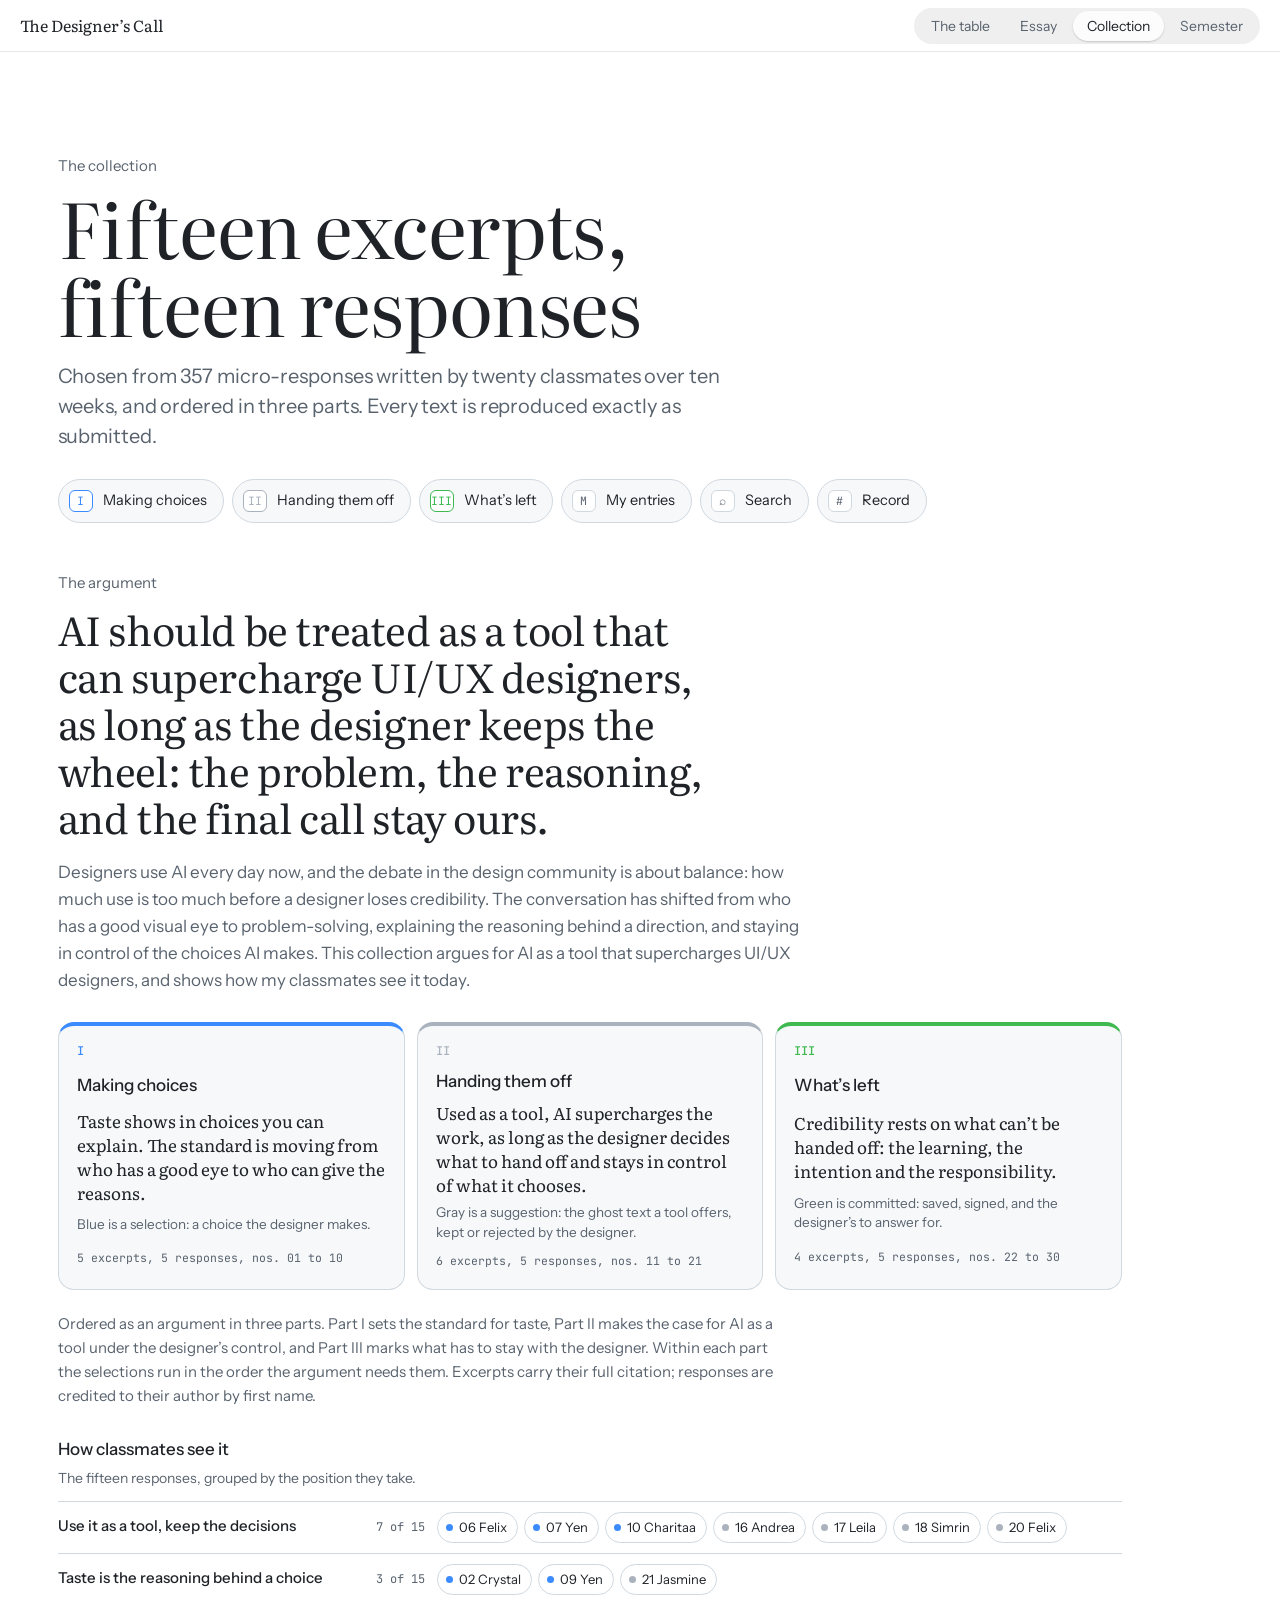
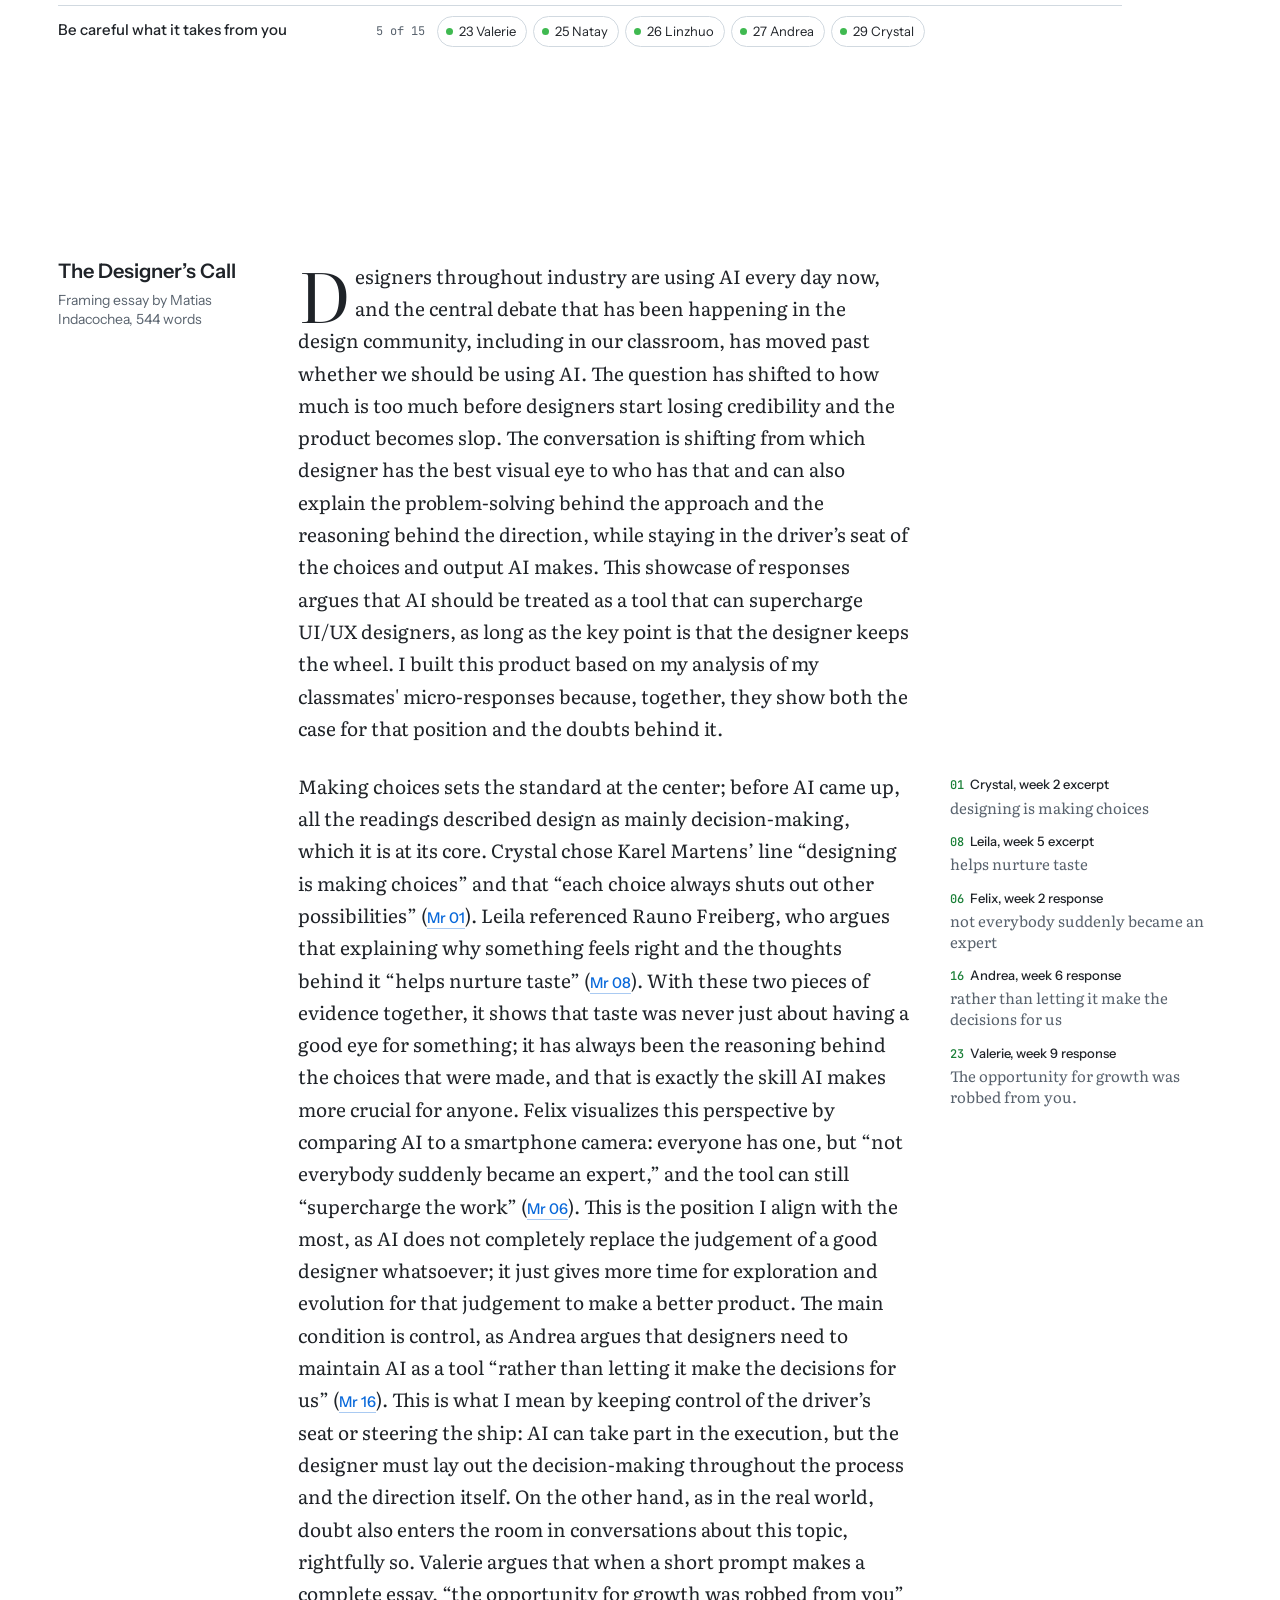
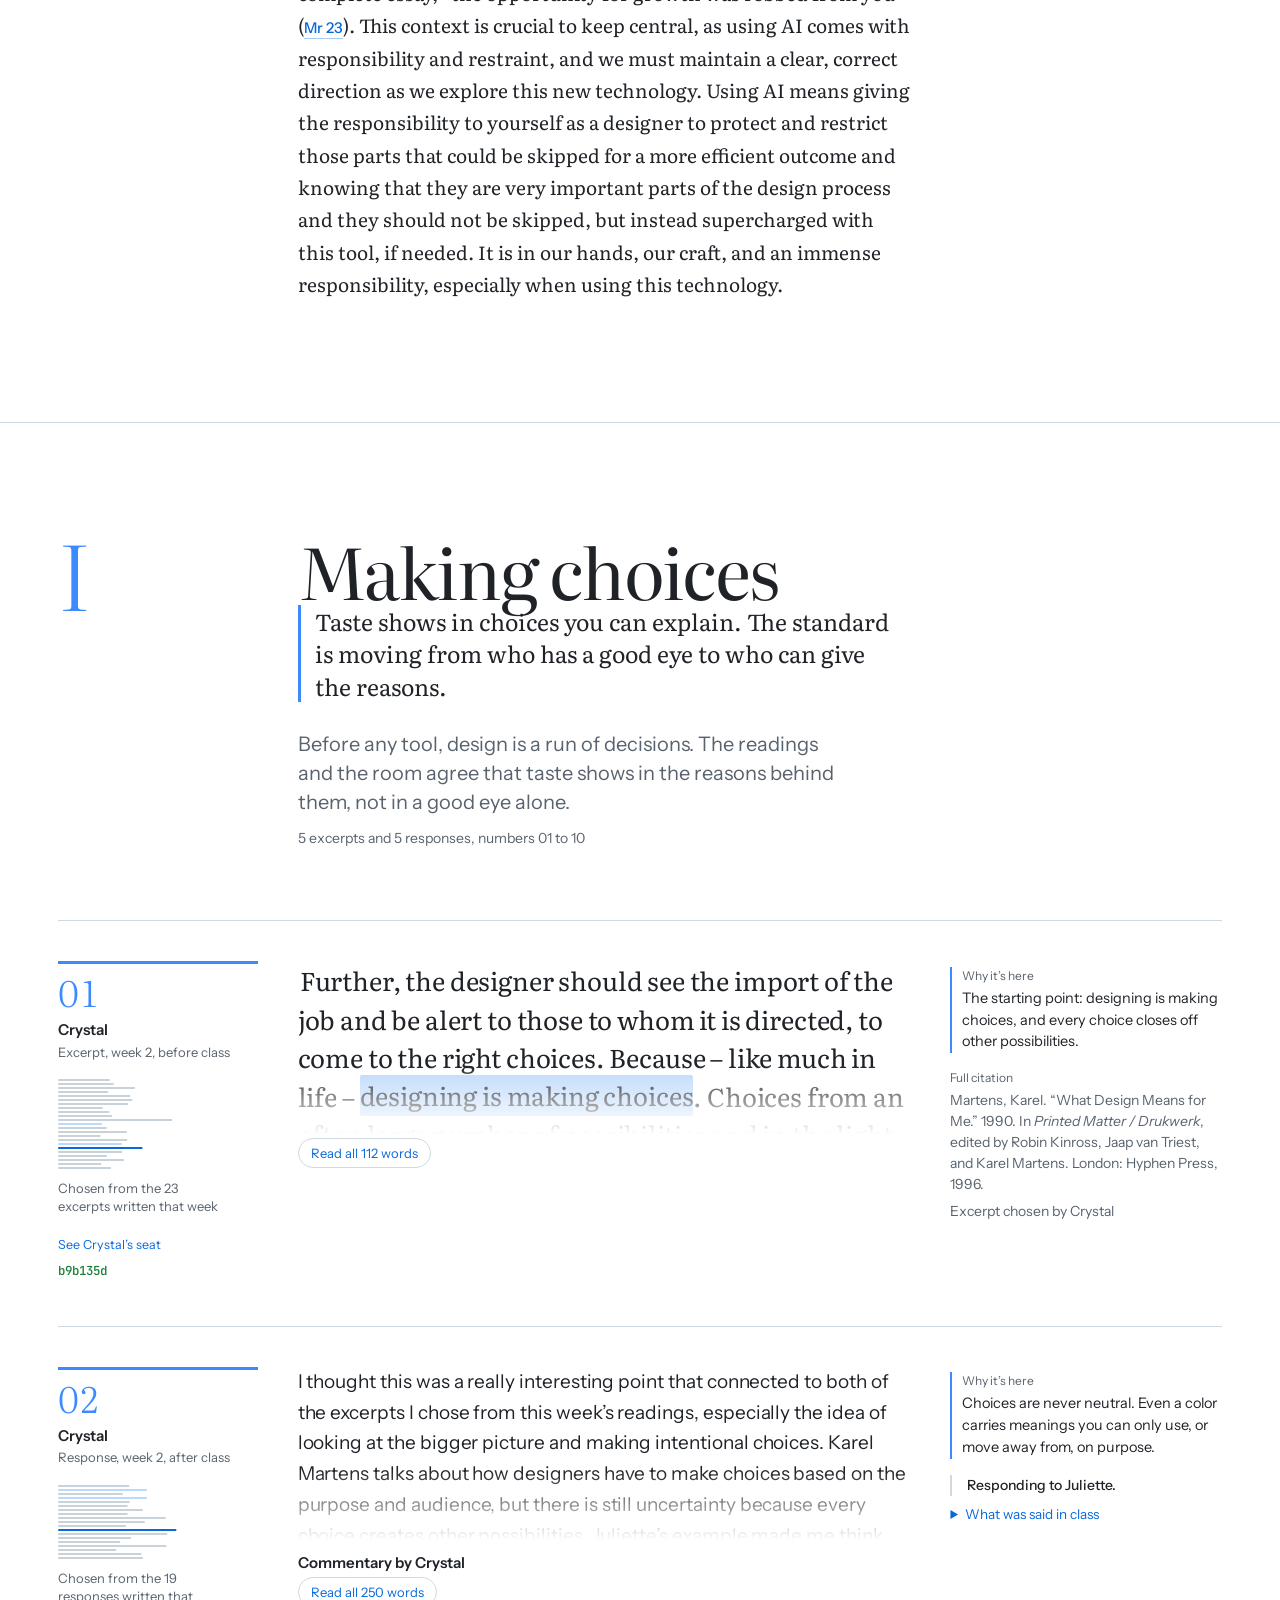
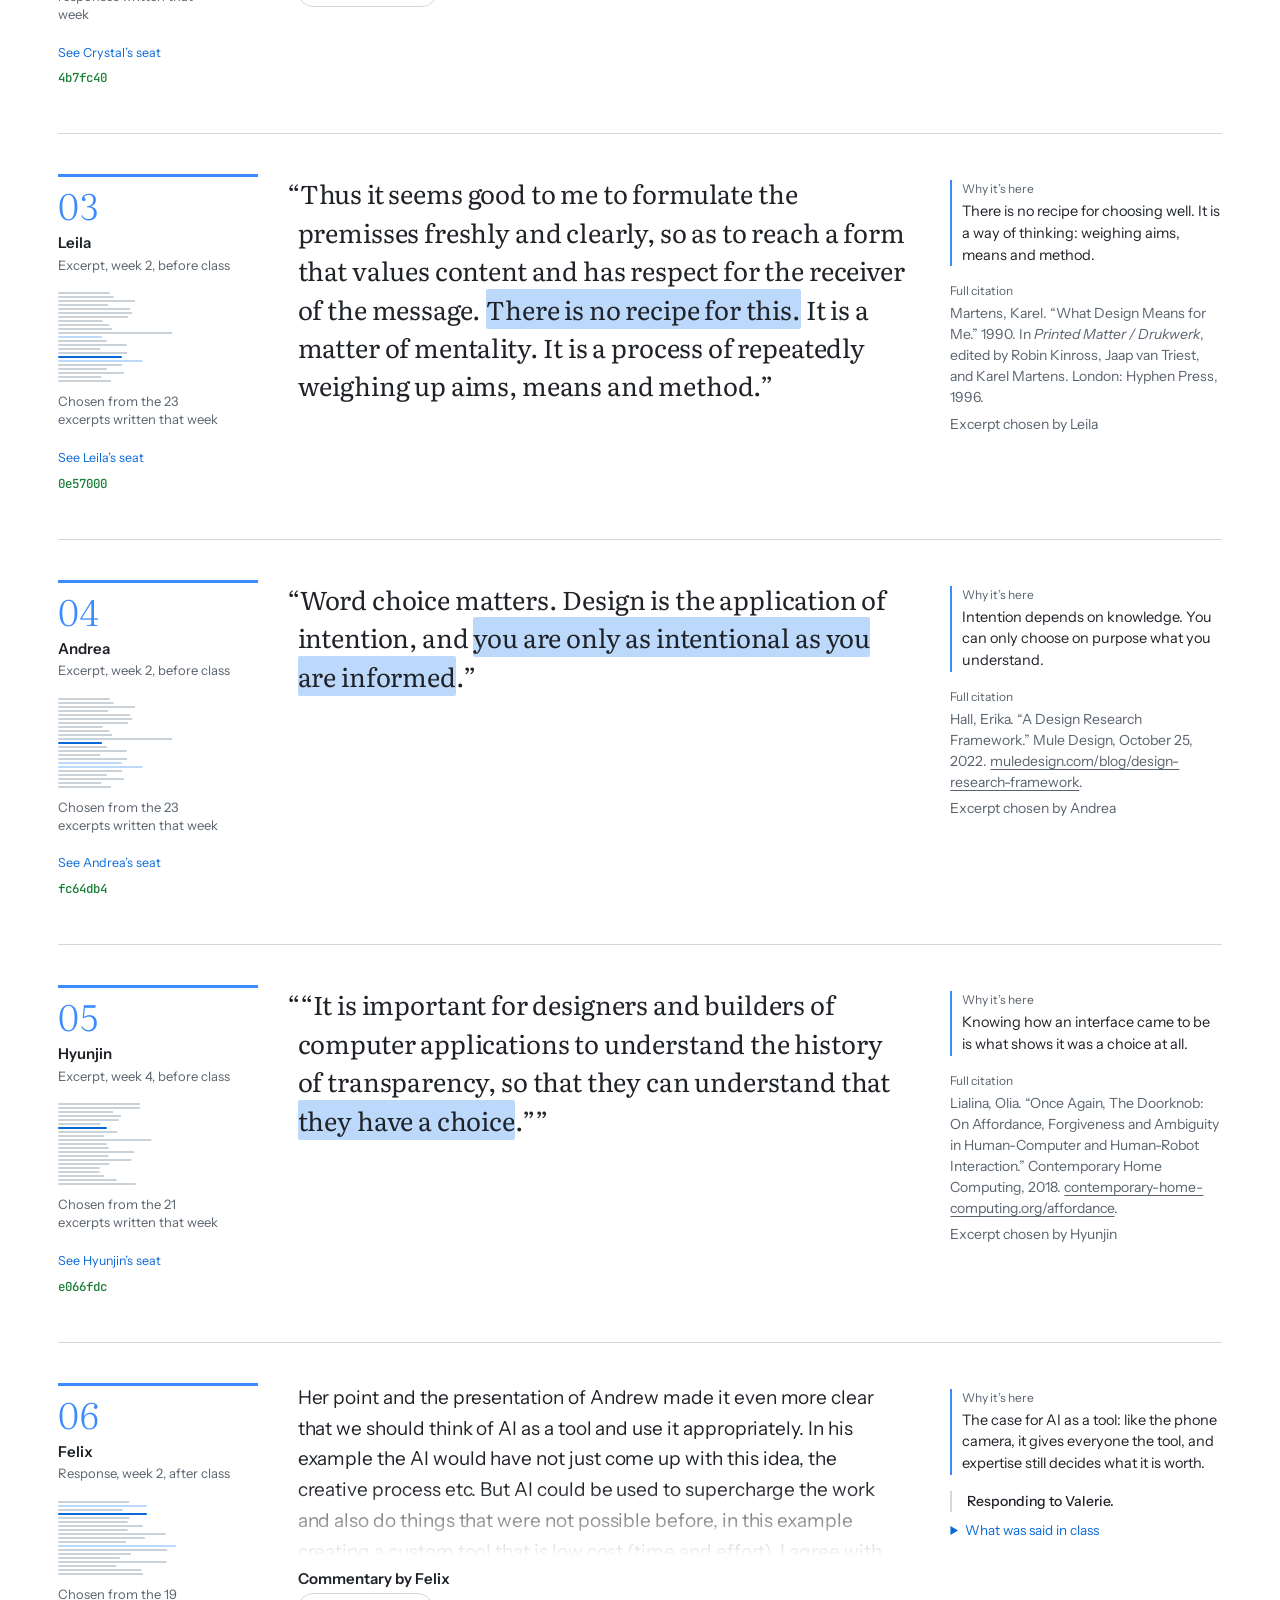
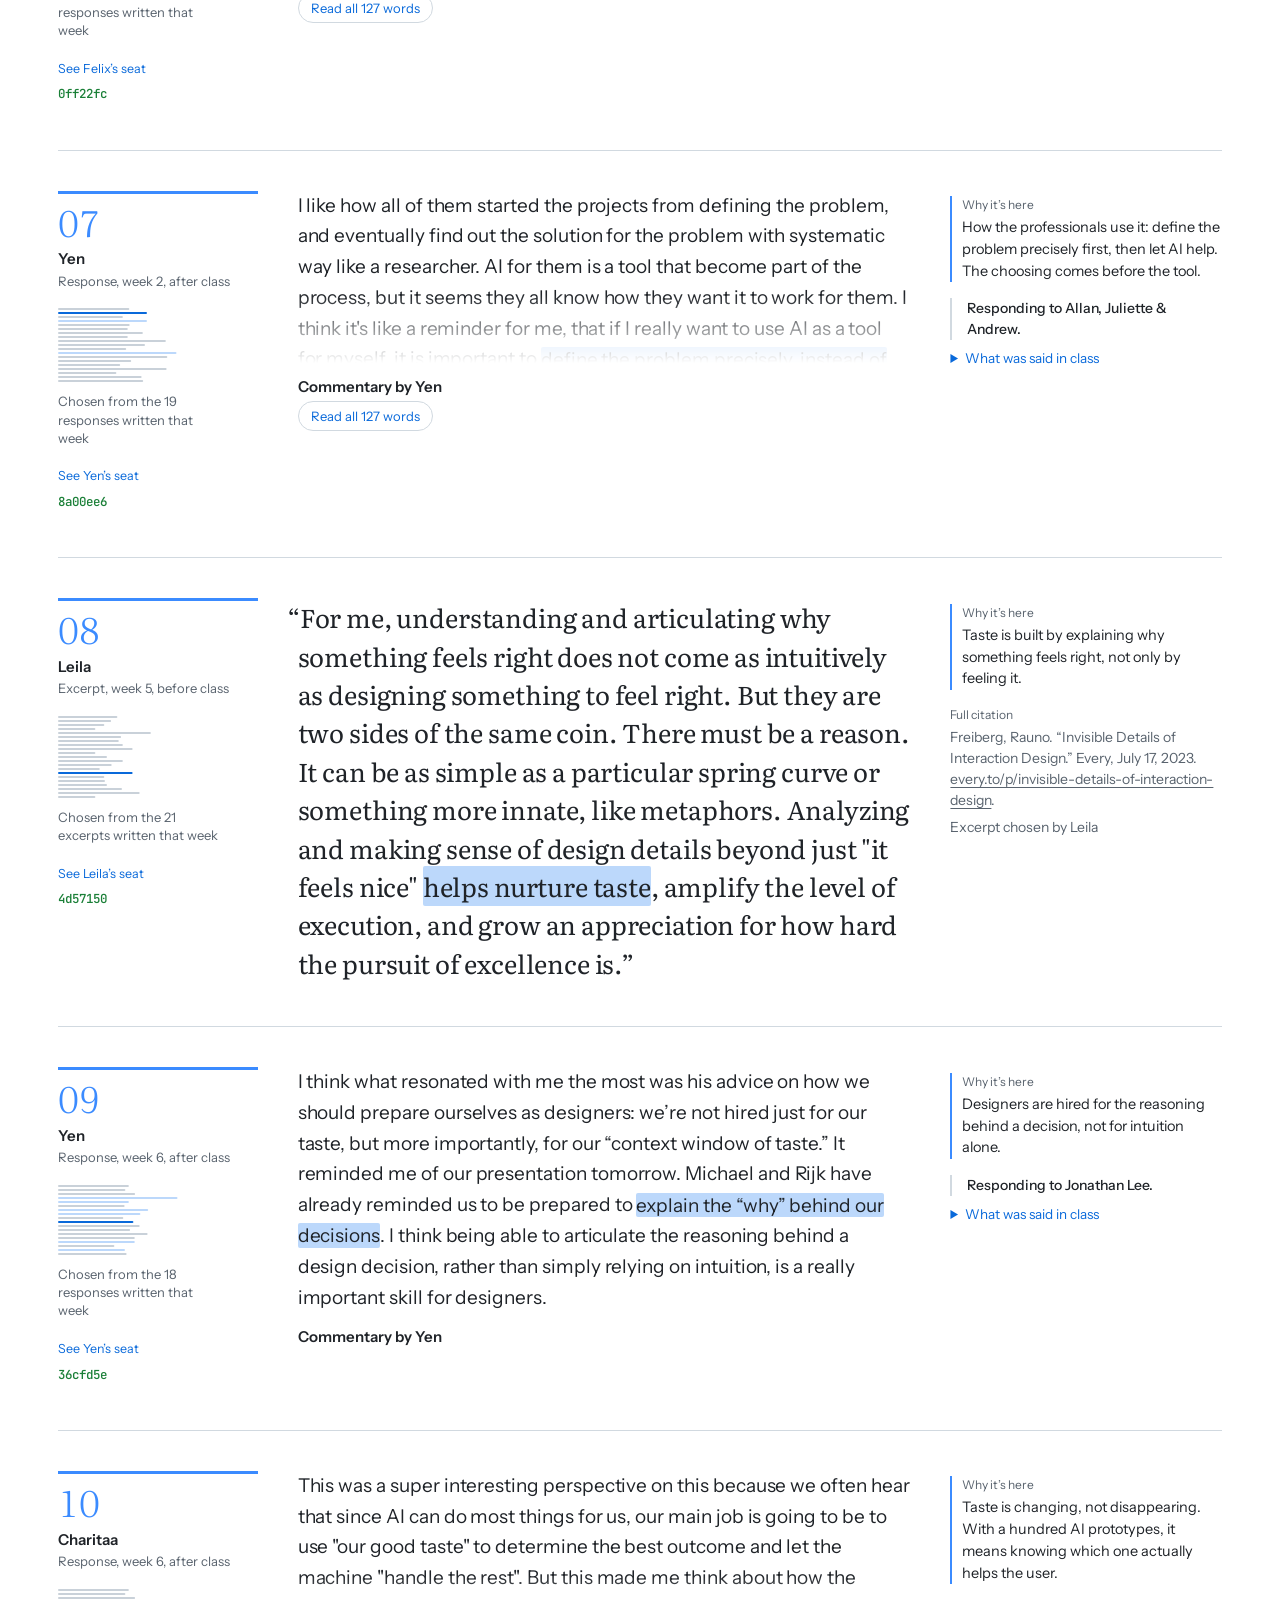
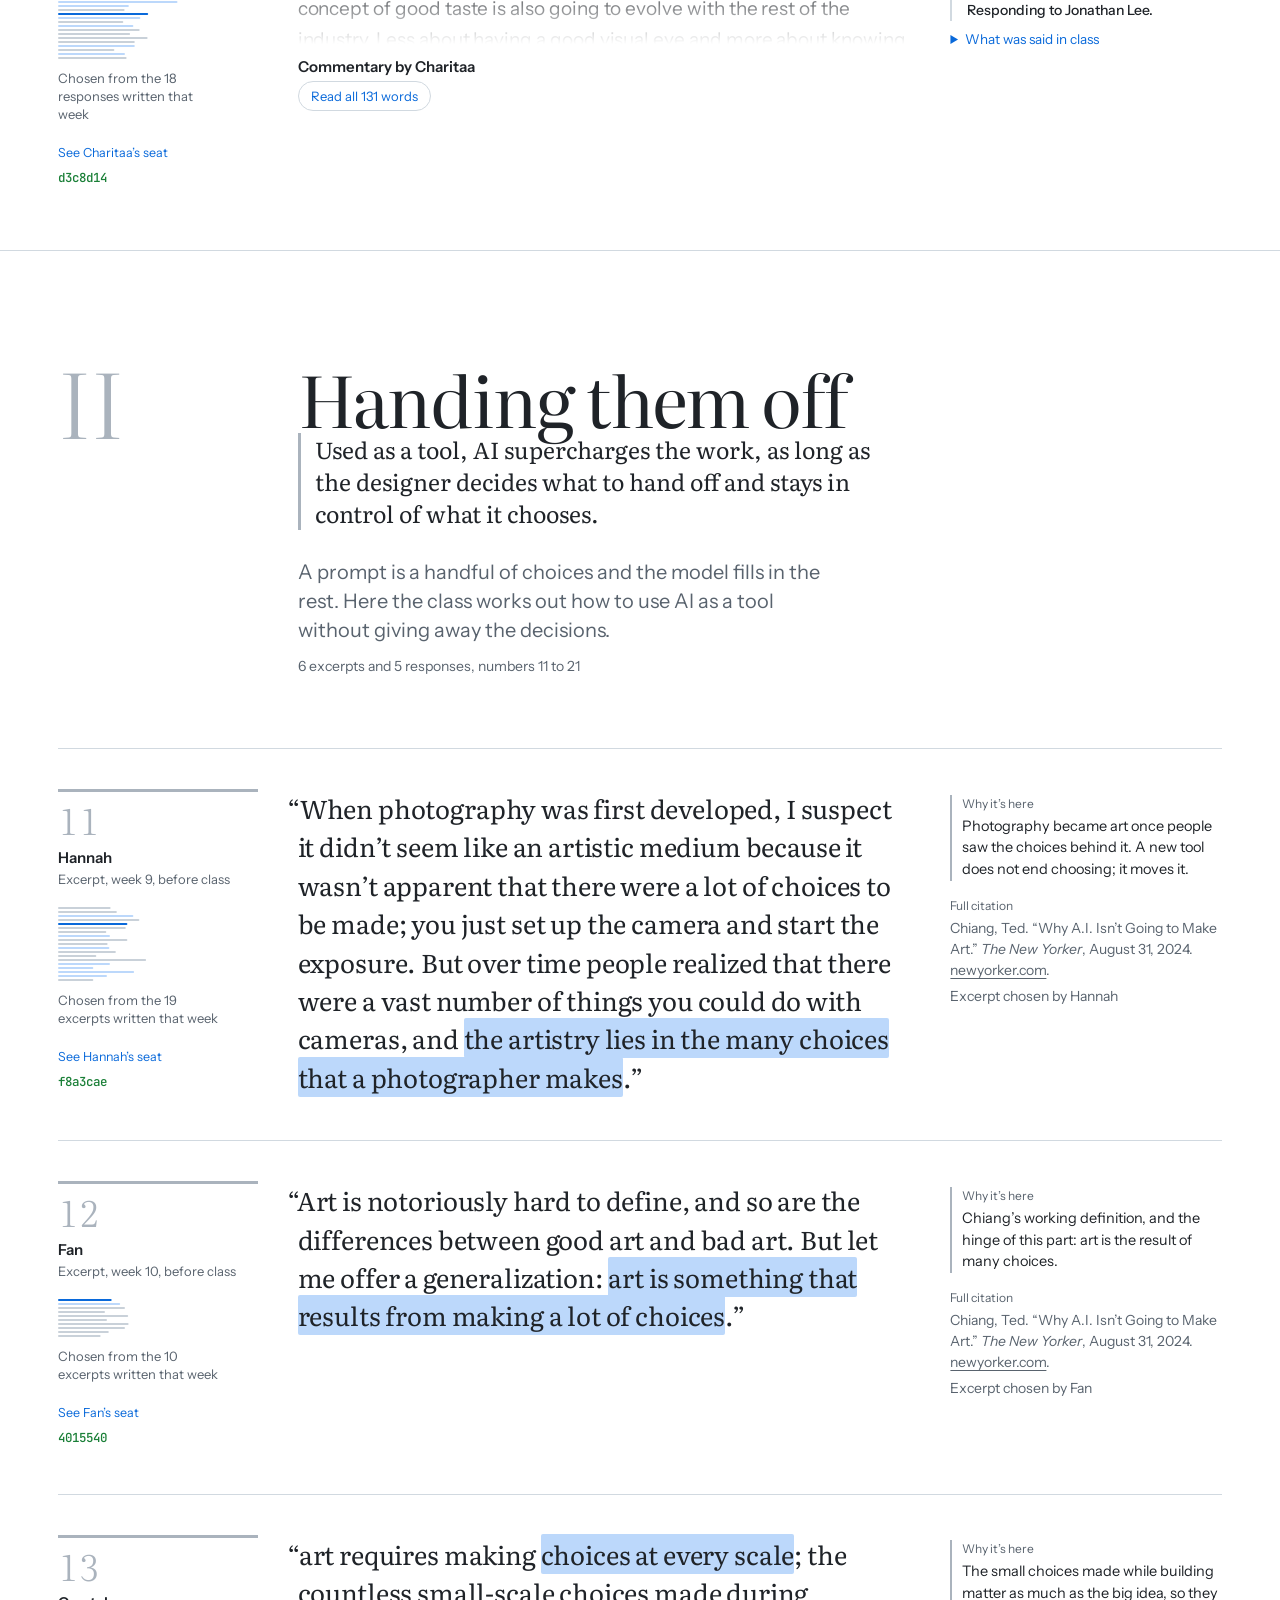
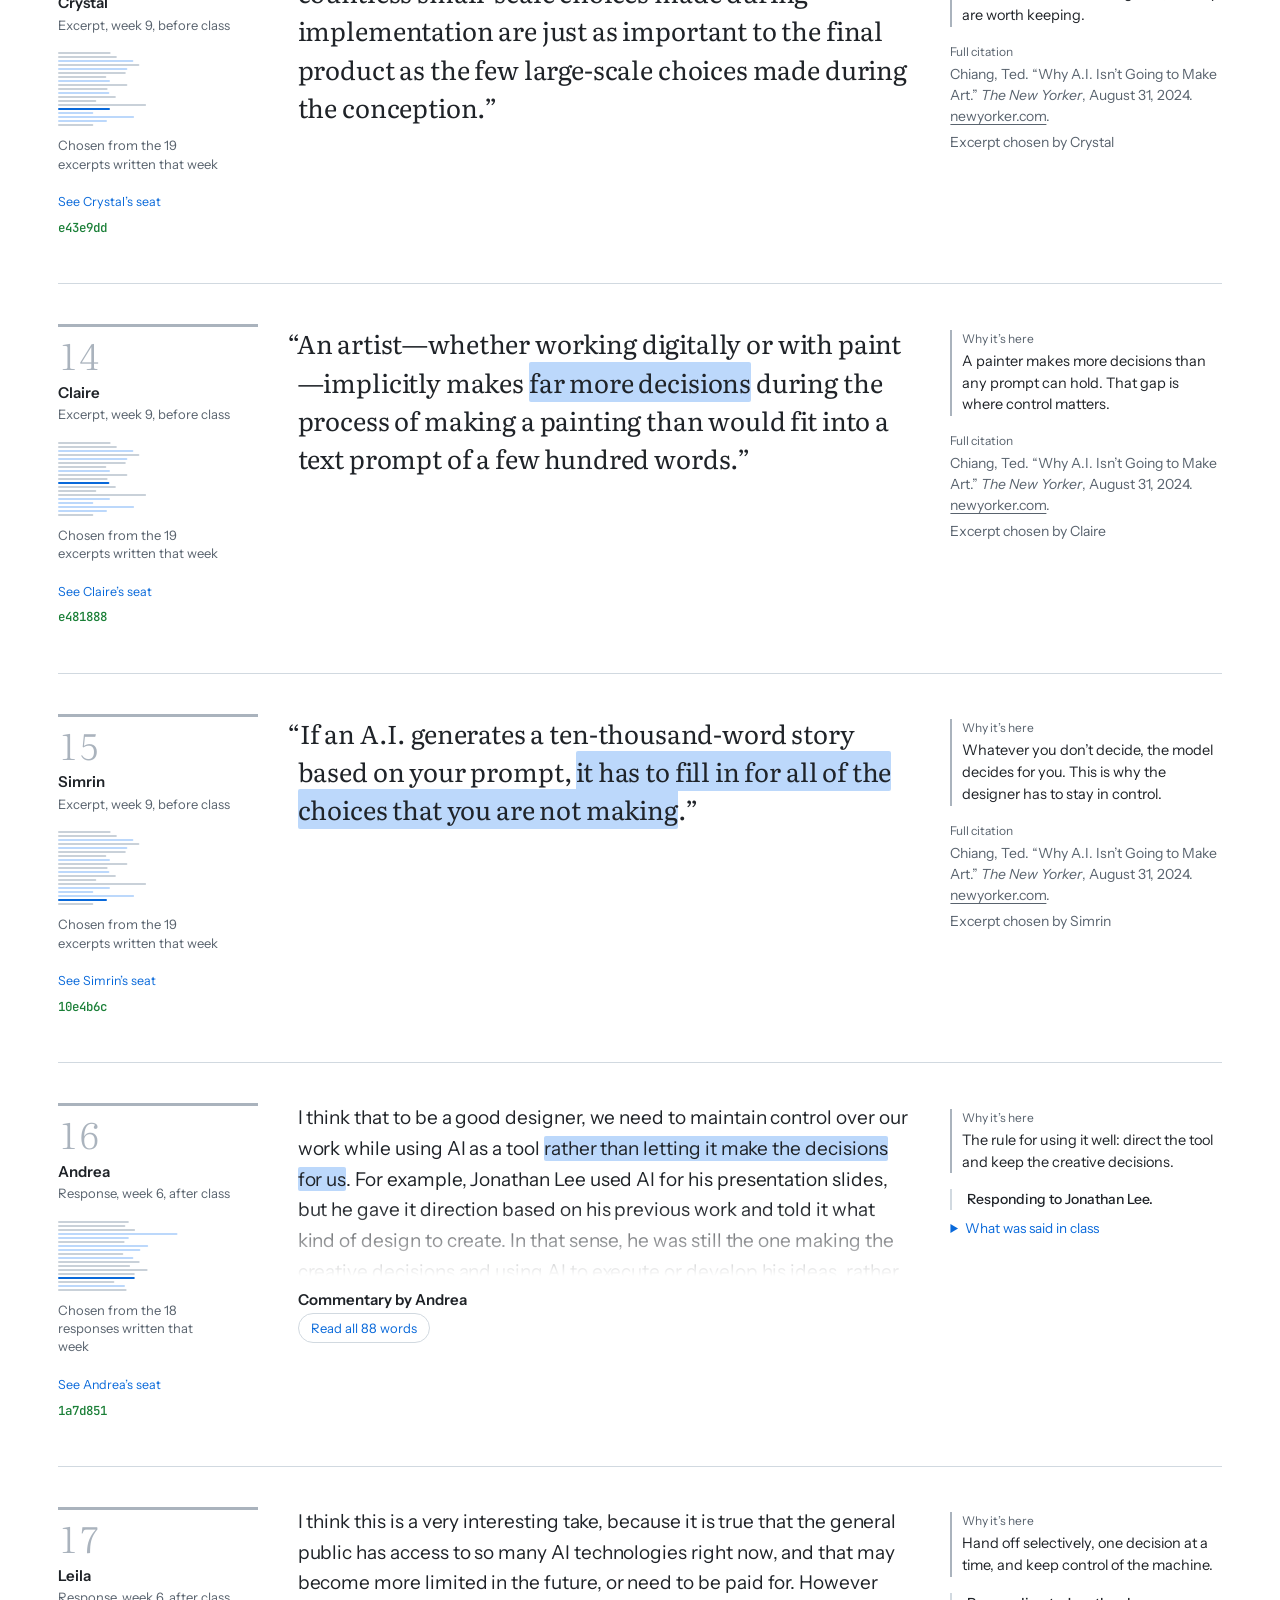
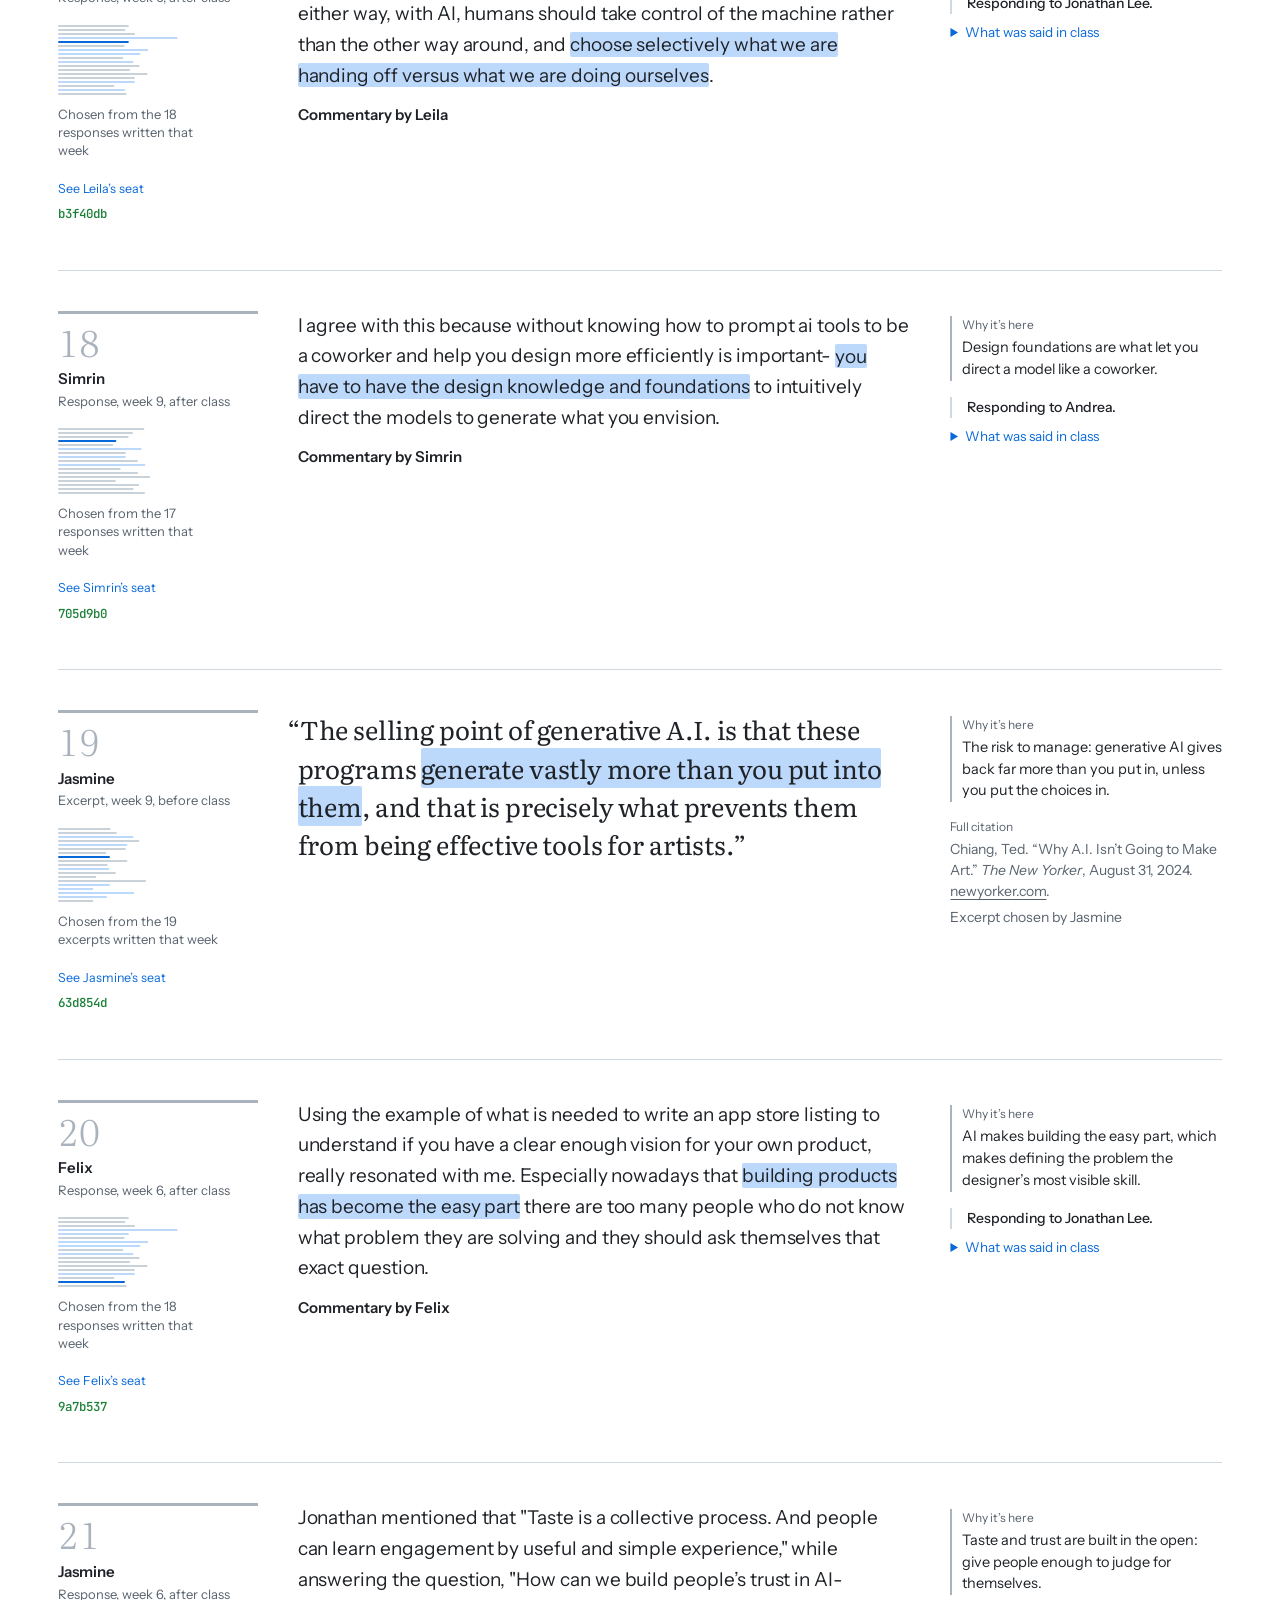
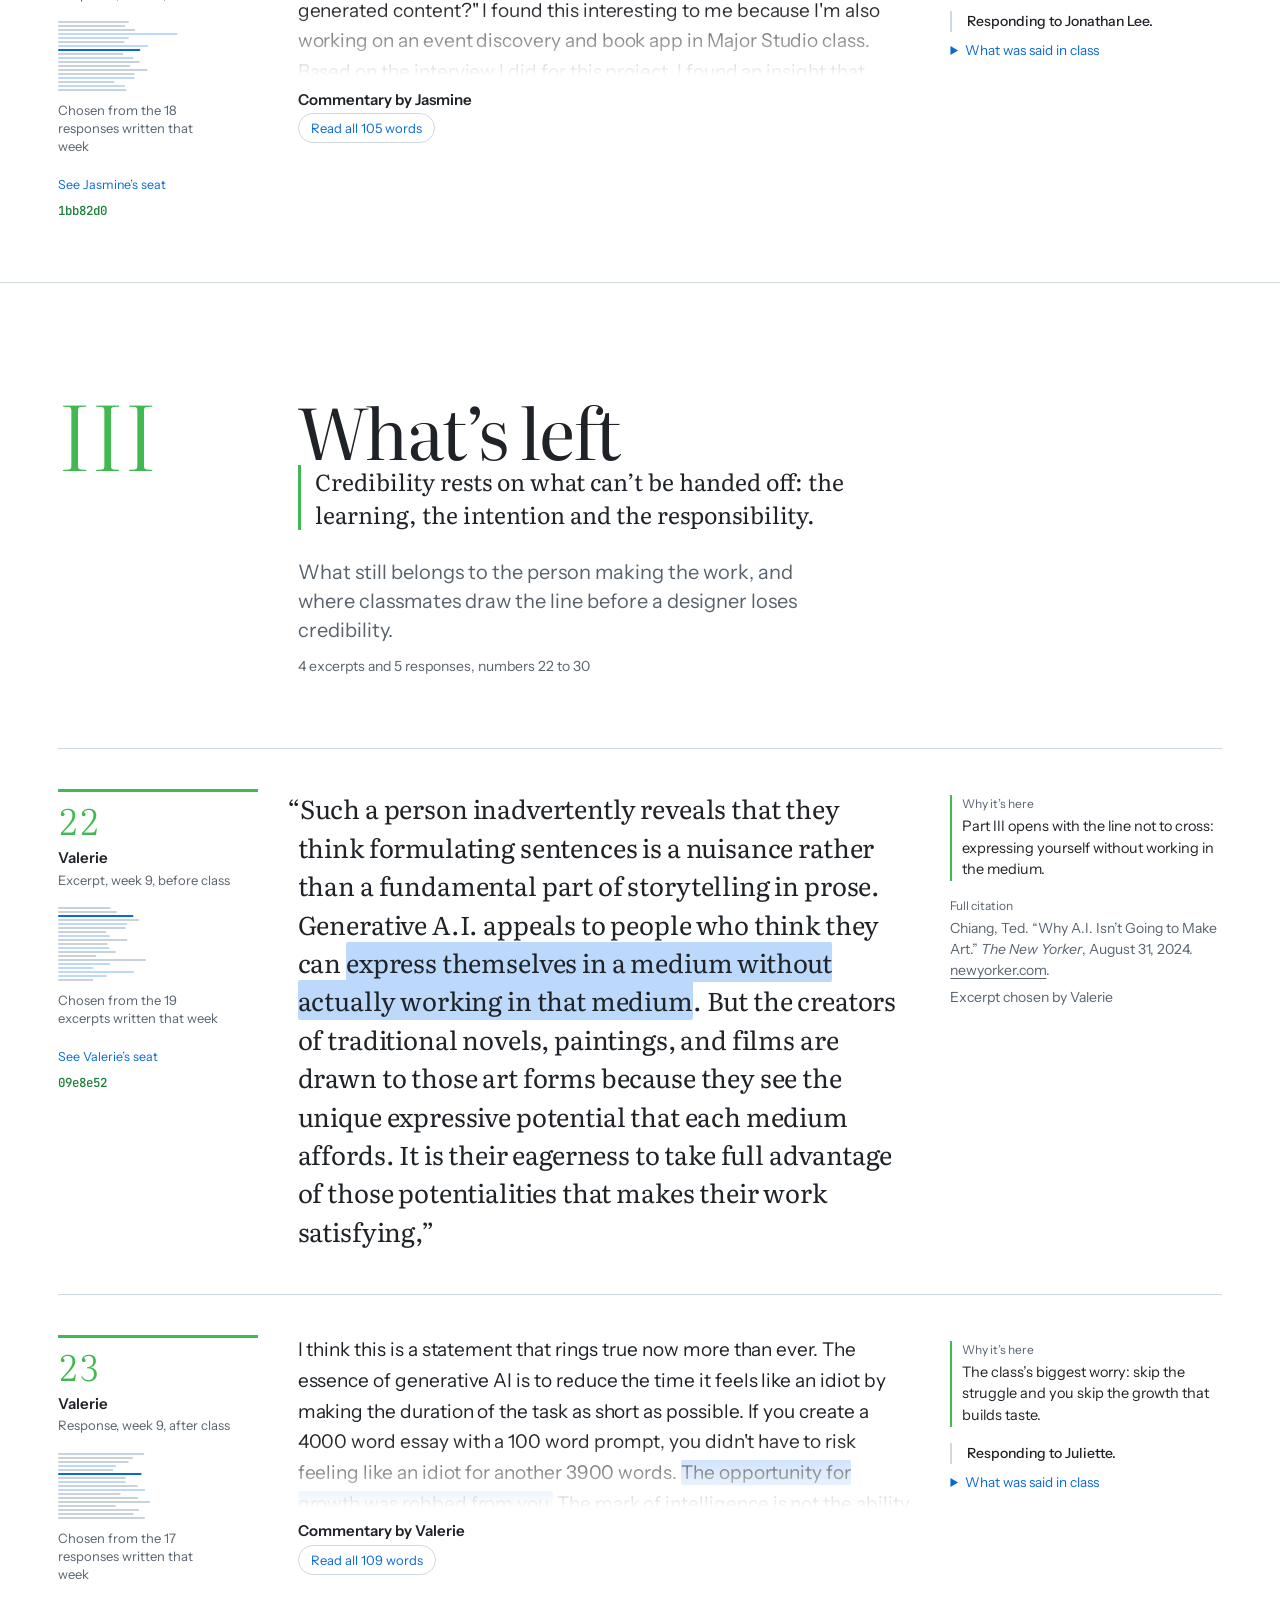
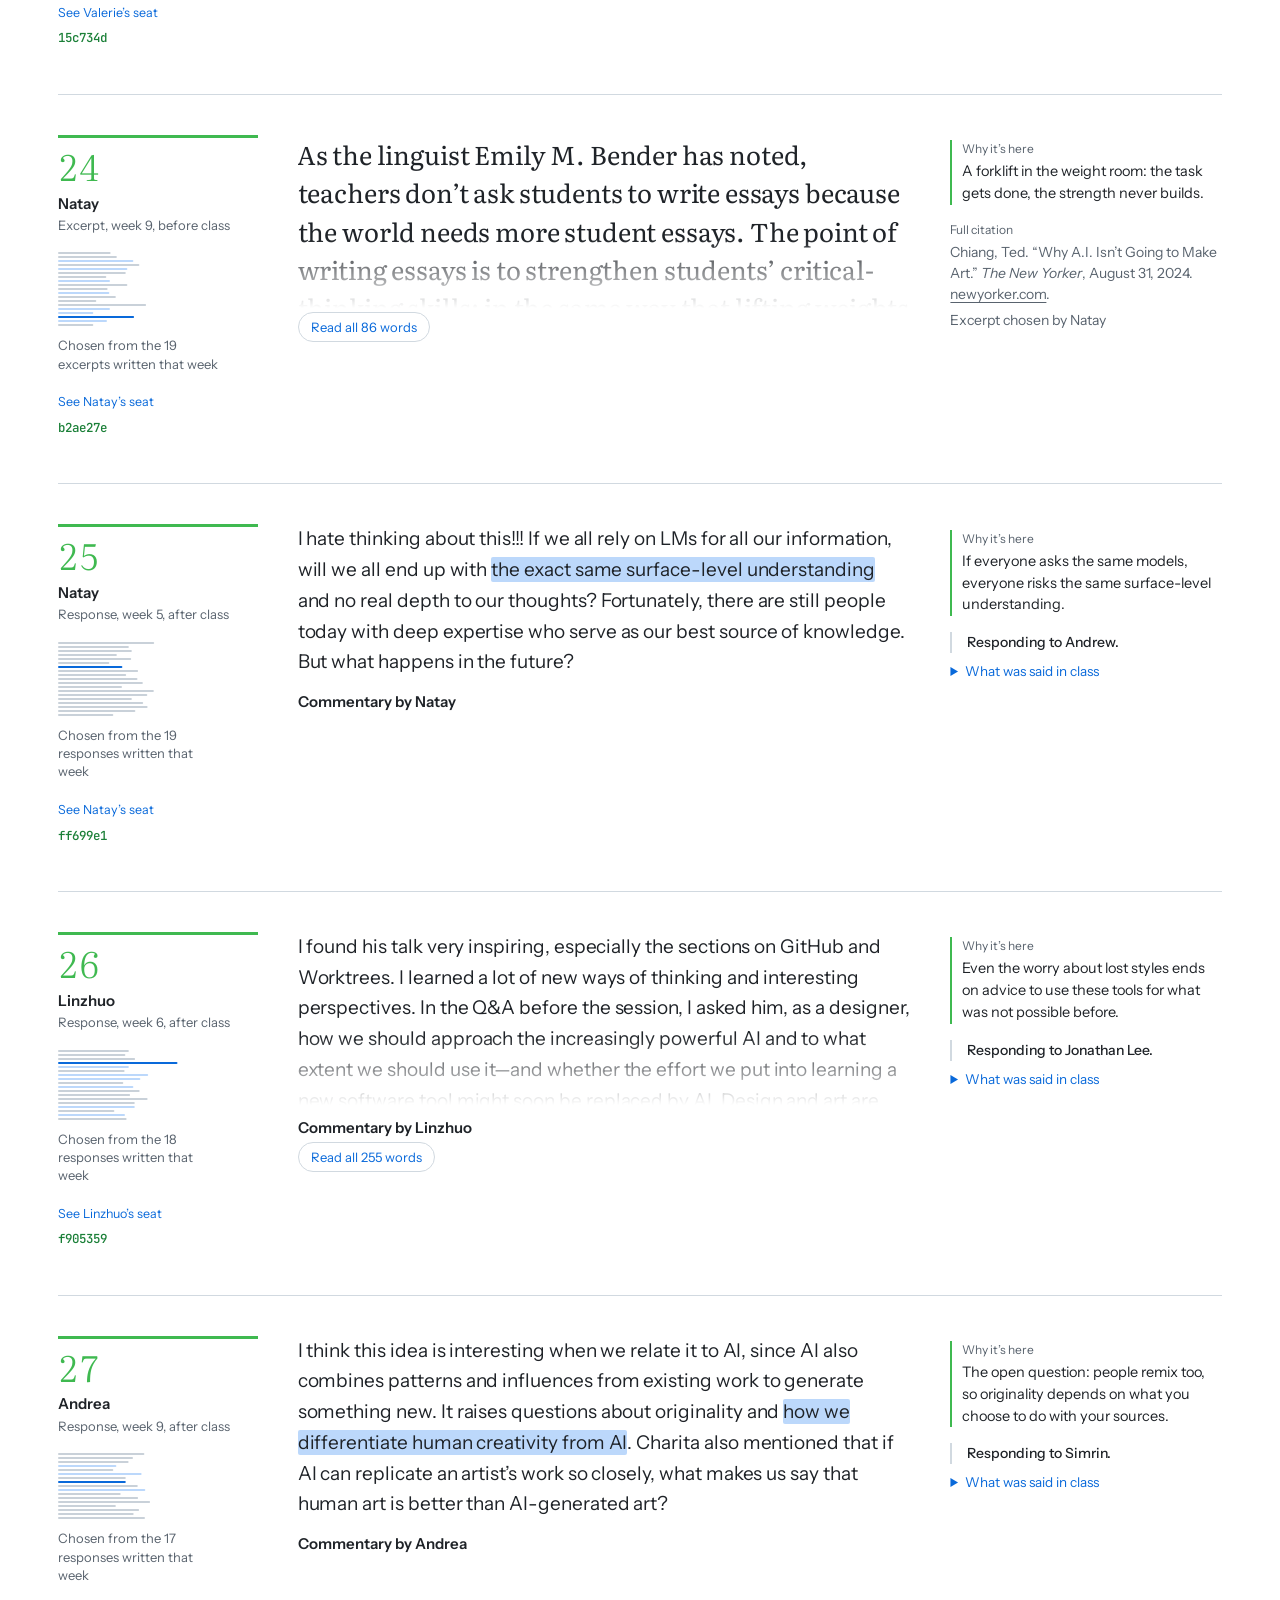
<file: collection.html>
<!doctype html>
<html lang="en">
<head>
<meta charset="utf-8">
<meta name="viewport" content="width=device-width, initial-scale=1, viewport-fit=cover">
<title>The collection — The Designer’s Call</title>
<meta name="description" content="Fifteen excerpts and fifteen responses about taste, choice and AI, chosen from 357 micro-responses and ordered in three parts.">
<meta property="og:title" content="The Designer’s Call: Taste, choice, and AI">
<meta property="og:description" content="Fifteen excerpts and fifteen responses about taste, choice and AI, chosen from 357 micro-responses and ordered in three parts.">
<meta property="og:type" content="website">
<meta property="og:url" content="https://indo1919.github.io/the-designers-call/">
<meta property="og:image" content="https://indo1919.github.io/the-designers-call/assets/og.png">
<meta name="twitter:card" content="summary_large_image">
<meta name="color-scheme" content="light dark">
<link rel="icon" href="assets/favicon.svg" type="image/svg+xml">
<link rel="preconnect" href="https://fonts.googleapis.com">
<link rel="preconnect" href="https://fonts.gstatic.com" crossorigin>
<link rel="stylesheet" href="https://fonts.googleapis.com/css2?family=Instrument+Sans:ital,wght@0,400..700;1,400..700&family=JetBrains+Mono:wght@400;500&family=Literata:ital,opsz,wght@0,7..72,300..700;1,7..72,300..700&display=swap">
<link rel="stylesheet" href="assets/style.css?v=db6a6552">
<link rel="stylesheet" href="assets/site.css?v=db6a6552">
</head>
<body class="page-collection">
<header class="nav" id="nav">
  <a class="nav-title" href="./">The Designer’s Call</a>
  <nav class="nav-tabs" aria-label="Pages"><a href="./">The table</a><a href="essay.html">Essay</a><a href="collection.html" aria-current="page">Collection</a><a href="semester.html">Semester</a></nav>
</header>
<main class="coll">
  <header class="coll-head" id="top">
    <p class="coll-kicker">The collection</p>
    <h1>Fifteen excerpts, fifteen responses</h1>
    <p class="dek">Chosen from 357 micro-responses written by twenty classmates over ten weeks, and ordered in three parts. Every text is reproduced exactly as submitted.</p>
    <ol class="coll-toc"><li><a href="#making-choices" style="--pc:#3b8bff"><span>I</span>Making choices</a></li><li><a href="#handing-them-off" style="--pc:#aab3bd"><span>II</span>Handing them off</a></li><li><a href="#whats-left" style="--pc:#3fb950"><span>III</span>What’s left</a></li><li><a href="#mine"><span>M</span>My entries</a></li><li><a href="#search"><span>⌕</span>Search</a></li><li><a href="#record"><span>#</span>Record</a></li></ol>
  </header>

  <section class="argue" aria-labelledby="h-argue">
    <h2 id="h-argue" class="argue-h">The argument</h2>
    <p class="argue-thesis">AI should be treated as a tool that can supercharge UI/UX designers, as long as the designer keeps the wheel: the problem, the reasoning, and the final call stay ours.</p>
    <p class="argue-context">Designers use AI every day now, and the debate in the design community is about balance: how much use is too much before a designer loses credibility. The conversation has shifted from who has a good visual eye to problem-solving, explaining the reasoning behind a direction, and staying in control of the choices AI makes. This collection argues for AI as a tool that supercharges UI/UX designers, and shows how my classmates see it today.</p>
    <ol class="argue-parts"><li style="--pc:#3b8bff"><a href="#making-choices"><span class="ap-n">I</span><span class="ap-t">Making choices</span><span class="ap-c">Taste shows in choices you can explain. The standard is moving from who has a good eye to who can give the reasons.</span><span class="ap-l">Blue is a selection: a choice the designer makes.</span><span class="ap-k">5 excerpts, 5 responses, nos. 01 to 10</span></a></li><li style="--pc:#aab3bd"><a href="#handing-them-off"><span class="ap-n">II</span><span class="ap-t">Handing them off</span><span class="ap-c">Used as a tool, AI supercharges the work, as long as the designer decides what to hand off and stays in control of what it chooses.</span><span class="ap-l">Gray is a suggestion: the ghost text a tool offers, kept or rejected by the designer.</span><span class="ap-k">6 excerpts, 5 responses, nos. 11 to 21</span></a></li><li style="--pc:#3fb950"><a href="#whats-left"><span class="ap-n">III</span><span class="ap-t">What’s left</span><span class="ap-c">Credibility rests on what can’t be handed off: the learning, the intention and the responsibility.</span><span class="ap-l">Green is committed: saved, signed, and the designer’s to answer for.</span><span class="ap-k">4 excerpts, 5 responses, nos. 22 to 30</span></a></li></ol>
    <p class="argue-order">Ordered as an argument in three parts. Part I sets the standard for taste, Part II makes the case for AI as a tool under the designer’s control, and Part III marks what has to stay with the designer. Within each part the selections run in the order the argument needs them. Excerpts carry their full citation; responses are credited to their author by first name.</p>
    <div class="stances"><h3>How classmates see it</h3><p>The fifteen responses, grouped by the position they take.</p><ol><li><p class="st-l">Use it as a tool, keep the decisions</p><p class="st-n"><span class="st-c">7 of 15</span><a href="#item-06" style="--pc:#3b8bff">06 Felix</a><a href="#item-07" style="--pc:#3b8bff">07 Yen</a><a href="#item-10" style="--pc:#3b8bff">10 Charitaa</a><a href="#item-16" style="--pc:#aab3bd">16 Andrea</a><a href="#item-17" style="--pc:#aab3bd">17 Leila</a><a href="#item-18" style="--pc:#aab3bd">18 Simrin</a><a href="#item-20" style="--pc:#aab3bd">20 Felix</a></p></li><li><p class="st-l">Taste is the reasoning behind a choice</p><p class="st-n"><span class="st-c">3 of 15</span><a href="#item-02" style="--pc:#3b8bff">02 Crystal</a><a href="#item-09" style="--pc:#3b8bff">09 Yen</a><a href="#item-21" style="--pc:#aab3bd">21 Jasmine</a></p></li><li><p class="st-l">Be careful what it takes from you</p><p class="st-n"><span class="st-c">5 of 15</span><a href="#item-23" style="--pc:#3fb950">23 Valerie</a><a href="#item-25" style="--pc:#3fb950">25 Natay</a><a href="#item-26" style="--pc:#3fb950">26 Linzhuo</a><a href="#item-27" style="--pc:#3fb950">27 Andrea</a><a href="#item-29" style="--pc:#3fb950">29 Crystal</a></p></li></ol></div>
  </section>

  <section class="essay" id="essay" aria-labelledby="h-essay">
    <div class="essay-head"><h2 id="h-essay">The Designer’s Call</h2><p class="essay-meta">Framing essay by Matias Indacochea, 544 words</p></div>
    <div class="essay-body"><div class="para"><p>Designers throughout industry are using AI every day now, and the central debate that has been happening in the design community, including in our classroom, has moved past whether we should be using AI. The question has shifted to how much is too much before designers start losing credibility and the product becomes slop. The conversation is shifting from which designer has the best visual eye to who has that and can also explain the problem-solving behind the approach and the reasoning behind the direction, while staying in the driver’s seat of the choices and output AI makes. This showcase of responses argues that AI should be treated as a tool that can supercharge UI/UX designers, as long as the key point is that the designer keeps the wheel. I built this product based on my analysis of my classmates' micro-responses because, together, they show both the case for that position and the doubts behind it.</p><aside class="sidenotes" aria-hidden="true"></aside></div>
<div class="para"><p>Making choices sets the standard at the center; before AI came up, all the readings described design as mainly decision-making, which it is at its core. Crystal chose Karel Martens’ line “designing is making choices” and that “each choice always shuts out other possibilities” (<a class="ref" href="#item-01" data-ref="01">Mr 01</a>). Leila referenced Rauno Freiberg, who argues that explaining why something feels right and the thoughts behind it “helps nurture taste” (<a class="ref" href="#item-08" data-ref="08">Mr 08</a>). With these two pieces of evidence together, it shows that taste was never just about having a good eye for something; it has always been the reasoning behind the choices that were made, and that is exactly the skill AI makes more crucial for anyone. Felix visualizes this perspective by comparing AI to a smartphone camera: everyone has one, but “not everybody suddenly became an expert,” and the tool can still “supercharge the work” (<a class="ref" href="#item-06" data-ref="06">Mr 06</a>). This is the position I align with the most, as AI does not completely replace the judgement of a good designer whatsoever; it just gives more time for exploration and evolution for that judgement to make a better product. The main condition is control, as Andrea argues that designers need to maintain AI as a tool “rather than letting it make the decisions for us” (<a class="ref" href="#item-16" data-ref="16">Mr 16</a>). This is what I mean by keeping control of the driver’s seat or steering the ship: AI can take part in the execution, but the designer must lay out the decision-making throughout the process and the direction itself. On the other hand, as in the real world, doubt also enters the room in conversations about this topic, rightfully so. Valerie argues that when a short prompt makes a complete essay, “the opportunity for growth was robbed from you” (<a class="ref" href="#item-23" data-ref="23">Mr 23</a>). This context is crucial to keep central, as using AI comes with responsibility and restraint, and we must maintain a clear, correct direction as we explore this new technology. Using AI means giving the responsibility to yourself as a designer to protect and restrict those parts that could be skipped for a more efficient outcome and knowing that they are very important parts of the design process and they should not be skipped, but instead supercharged with this tool, if needed. It is in our hands, our craft, and an immense responsibility, especially when using this technology.</p><aside class="sidenotes" aria-label="Selections cited in this paragraph"><ol><li><a href="#item-01"><span class="sn-id">01</span> Crystal, week 2 excerpt</a><span class="sn-q">designing is making choices</span></li><li><a href="#item-08"><span class="sn-id">08</span> Leila, week 5 excerpt</a><span class="sn-q">helps nurture taste</span></li><li><a href="#item-06"><span class="sn-id">06</span> Felix, week 2 response</a><span class="sn-q">not everybody suddenly became an expert</span></li><li><a href="#item-16"><span class="sn-id">16</span> Andrea, week 6 response</a><span class="sn-q">rather than letting it make the decisions for us</span></li><li><a href="#item-23"><span class="sn-id">23</span> Valerie, week 9 response</a><span class="sn-q">The opportunity for growth was robbed from you.</span></li></ol></aside></div></div>
  </section>

  <div class="collection" id="collection">
    <section class="part part--I" style="--pc:#3b8bff" id="making-choices" aria-labelledby="h-making-choices">
    <header class="part-head">
      <p class="part-num" aria-hidden="true">I</p>
      <h2 id="h-making-choices">Making choices</h2>
      <p class="part-claim">Taste shows in choices you can explain. The standard is moving from who has a good eye to who can give the reasons.</p>
      <p class="part-intro">Before any tool, design is a run of decisions. The readings and the room agree that taste shows in the reasons behind them, not in a good eye alone.</p>
      <p class="part-count">5 excerpts and 5 responses, numbers 01 to 10</p>
    </header>
    <article class="item item--excerpt item--pI is-long" style="--pc:#3b8bff" id="item-01" data-id="01">
      <div class="gutter">
        <span class="g-num">01</span>
        <span class="g-name">Crystal</span>
        <span class="g-meta">Excerpt, week 2, before class</span>
        <figure class="g-slice"><svg class="slice" viewBox="0 0 132 92" width="132" height="92" role="img" aria-label="One of 23 excerpts submitted in week 2"><rect class="sl" x="0" y="0" width="52.0" height="2" rx="1"/><rect class="sl" x="0" y="4" width="55.9" height="2" rx="1"/><rect class="sl" x="0" y="8" width="77.1" height="2" rx="1"/><rect class="sl" x="0" y="12" width="50.2" height="2" rx="1"/><rect class="sl" x="0" y="16" width="72.4" height="2" rx="1"/><rect class="sl" x="0" y="20" width="74.3" height="2" rx="1"/><rect class="sl" x="0" y="24" width="70.2" height="2" rx="1"/><rect class="sl" x="0" y="28" width="44.9" height="2" rx="1"/><rect class="sl" x="0" y="32" width="51.4" height="2" rx="1"/><rect class="sl" x="0" y="36" width="54.3" height="2" rx="1"/><rect class="sl" x="0" y="40" width="114.3" height="2" rx="1"/><rect class="sl sl--other" x="0" y="44" width="44.1" height="2" rx="1"/><rect class="sl" x="0" y="48" width="49.0" height="2" rx="1"/><rect class="sl" x="0" y="52" width="69.0" height="2" rx="1"/><rect class="sl" x="0" y="56" width="42.6" height="2" rx="1"/><rect class="sl" x="0" y="60" width="69.4" height="2" rx="1"/><rect class="sl sl--other" x="0" y="64" width="64.0" height="2" rx="1"/><rect class="sl sl--on" x="0" y="68" width="84.6" height="2" rx="1"/><rect class="sl" x="0" y="72" width="64.4" height="2" rx="1"/><rect class="sl" x="0" y="76" width="49.0" height="2" rx="1"/><rect class="sl" x="0" y="80" width="66.1" height="2" rx="1"/><rect class="sl" x="0" y="84" width="43.4" height="2" rx="1"/><rect class="sl" x="0" y="88" width="53.1" height="2" rx="1"/></svg><figcaption>Chosen from the 23 excerpts written that week</figcaption></figure>
        <a class="g-seat" href="./#seat-crystal">See Crystal’s seat</a>
        <a class="hash" href="https://github.com/Indo1919/the-designers-call/commit/b9b135da7af7611c9f7e29b08528fb29bf3a9e93" title="The commit that added this selection to the collection">b9b135d</a>
      </div>
      <div class="item-main"><blockquote class="excerpt-text"><p>Further, the designer should see the import of the job and be alert to those to whom it is directed, to come to the right choices. Because – like much in life – <mark class="sel">designing is making choices</mark>. Choices from an often large number of possibilities and in the light of an analysis of the job and an idea of the audience. Yet even after this selection there are sufficient possibilities remaining to establish uncertainty. Each choice always shuts out other possibilities. This process of choices has to continue until there remain the essential ingredients, which for the designer at that moment, for that purpose, are essential in coming to the final form.</p></blockquote><button class="more" aria-expanded="false">Read all 112 words</button></div>
      <aside class="item-note"><p class="why"><span>Why it’s here</span>The starting point: designing is making choices, and every choice closes off other possibilities.</p><p class="cite"><span class="cite-h">Full citation</span>Martens, Karel. “What Design Means for Me.” 1990. In <i>Printed Matter / Drukwerk</i>, edited by Robin Kinross, Jaap van Triest, and Karel Martens. London: Hyphen Press, 1996.</p><p class="byline">Excerpt chosen by Crystal</p></aside>
    </article><article class="item item--response item--pI is-long" style="--pc:#3b8bff" id="item-02" data-id="02">
      <div class="gutter">
        <span class="g-num">02</span>
        <span class="g-name">Crystal</span>
        <span class="g-meta">Response, week 2, after class</span>
        <figure class="g-slice"><svg class="slice" viewBox="0 0 132 76" width="132" height="76" role="img" aria-label="One of 19 responses submitted in week 2"><rect class="sl" x="0" y="0" width="71.3" height="2" rx="1"/><rect class="sl sl--other" x="0" y="4" width="89.0" height="2" rx="1"/><rect class="sl" x="0" y="8" width="64.9" height="2" rx="1"/><rect class="sl sl--other" x="0" y="12" width="89.0" height="2" rx="1"/><rect class="sl" x="0" y="16" width="71.7" height="2" rx="1"/><rect class="sl" x="0" y="20" width="69.8" height="2" rx="1"/><rect class="sl" x="0" y="24" width="84.9" height="2" rx="1"/><rect class="sl" x="0" y="28" width="69.8" height="2" rx="1"/><rect class="sl" x="0" y="32" width="107.9" height="2" rx="1"/><rect class="sl" x="0" y="36" width="87.0" height="2" rx="1"/><rect class="sl" x="0" y="40" width="68.2" height="2" rx="1"/><rect class="sl sl--on" x="0" y="44" width="118.5" height="2" rx="1"/><rect class="sl" x="0" y="48" width="109.3" height="2" rx="1"/><rect class="sl" x="0" y="52" width="73.2" height="2" rx="1"/><rect class="sl" x="0" y="56" width="62.2" height="2" rx="1"/><rect class="sl" x="0" y="60" width="108.6" height="2" rx="1"/><rect class="sl" x="0" y="64" width="58.4" height="2" rx="1"/><rect class="sl" x="0" y="68" width="83.6" height="2" rx="1"/><rect class="sl" x="0" y="72" width="85.2" height="2" rx="1"/></svg><figcaption>Chosen from the 19 responses written that week</figcaption></figure>
        <a class="g-seat" href="./#seat-crystal">See Crystal’s seat</a>
        <a class="hash" href="https://github.com/Indo1919/the-designers-call/commit/4b7fc4003c885c26b2d8433632b319bef337185f" title="The commit that added this selection to the collection">4b7fc40</a>
      </div>
      <div class="item-main"><blockquote class="response-text"><p>I thought this was a really interesting point that connected to both of the excerpts I chose from this week’s readings, especially the idea of looking at the bigger picture and making intentional choices. Karel Martens talks about how designers have to make choices based on the purpose and audience, but there is still uncertainty because every choice creates other possibilities. Juliette’s example made me think about how even something as simple as choosing a colour isn’t necessarily a “right” choice on its own. It depends on the context, the audience, and what you’re trying to communicate. I also saw her points as a good reminder that certain associations aren’t necessarily universal or fixed and often change over time which is important to consider if making design choices based on associations (and maybe not making them based on associations as it won't be very timeless, etc.) Someone also challenged the idea by asking whether choosing not to use blue for a bank to stand out/ differentiate would still be based on the assumption that blue represents trust. Juliette agreed that it is, but said the important thing is being conscious of that association when making the choice. I thought this was interesting because it made me realize that you can’t necessarily avoid existing meanings, <mark class="sel">you can only be more intentional about how you use or move away from them</mark>. This also connected to Erika Hall’s point about looking beyond the immediate user and considering the wider context surrounding a design.</p></blockquote><p class="byline">Commentary by Crystal</p><button class="more" aria-expanded="false">Read all 250 words</button></div>
      <aside class="item-note"><p class="why"><span>Why it’s here</span>Choices are never neutral. Even a color carries meanings you can only use, or move away from, on purpose.</p><p class="context"><span class="context-to">Responding to Juliette.</span></p><details class="ctx"><summary>What was said in class</summary><p>Crystal’s note: She brought up how meanings change and although colours are sometimes linked to certain ideas/ traits (ex.the colour blue is linked to trust and is used by many banks) it can change and it depends on the context. Colour doesn't have an identity and is in itself not a physical tangible thing but a visual perception that differs even between humans and as we age depending on our receptors, etc. Be careful when</p></details></aside>
    </article><article class="item item--excerpt item--pI" style="--pc:#3b8bff" id="item-03" data-id="03">
      <div class="gutter">
        <span class="g-num">03</span>
        <span class="g-name">Leila</span>
        <span class="g-meta">Excerpt, week 2, before class</span>
        <figure class="g-slice"><svg class="slice" viewBox="0 0 132 92" width="132" height="92" role="img" aria-label="One of 23 excerpts submitted in week 2"><rect class="sl" x="0" y="0" width="52.0" height="2" rx="1"/><rect class="sl" x="0" y="4" width="55.9" height="2" rx="1"/><rect class="sl" x="0" y="8" width="77.1" height="2" rx="1"/><rect class="sl" x="0" y="12" width="50.2" height="2" rx="1"/><rect class="sl" x="0" y="16" width="72.4" height="2" rx="1"/><rect class="sl" x="0" y="20" width="74.3" height="2" rx="1"/><rect class="sl" x="0" y="24" width="70.2" height="2" rx="1"/><rect class="sl" x="0" y="28" width="44.9" height="2" rx="1"/><rect class="sl" x="0" y="32" width="51.4" height="2" rx="1"/><rect class="sl" x="0" y="36" width="54.3" height="2" rx="1"/><rect class="sl" x="0" y="40" width="114.3" height="2" rx="1"/><rect class="sl sl--other" x="0" y="44" width="44.1" height="2" rx="1"/><rect class="sl" x="0" y="48" width="49.0" height="2" rx="1"/><rect class="sl" x="0" y="52" width="69.0" height="2" rx="1"/><rect class="sl" x="0" y="56" width="42.6" height="2" rx="1"/><rect class="sl" x="0" y="60" width="69.4" height="2" rx="1"/><rect class="sl sl--on" x="0" y="64" width="64.0" height="2" rx="1"/><rect class="sl sl--other" x="0" y="68" width="84.6" height="2" rx="1"/><rect class="sl" x="0" y="72" width="64.4" height="2" rx="1"/><rect class="sl" x="0" y="76" width="49.0" height="2" rx="1"/><rect class="sl" x="0" y="80" width="66.1" height="2" rx="1"/><rect class="sl" x="0" y="84" width="43.4" height="2" rx="1"/><rect class="sl" x="0" y="88" width="53.1" height="2" rx="1"/></svg><figcaption>Chosen from the 23 excerpts written that week</figcaption></figure>
        <a class="g-seat" href="./#seat-leila">See Leila’s seat</a>
        <a class="hash" href="https://github.com/Indo1919/the-designers-call/commit/0e57000c2ff4a22148b42925dbbbf3f658a91fee" title="The commit that added this selection to the collection">0e57000</a>
      </div>
      <div class="item-main"><blockquote class="excerpt-text"><p>Thus it seems good to me to formulate the premisses freshly and clearly, so as to reach a form that values content and has respect for the receiver of the message. <mark class="sel">There is no recipe for this.</mark> It is a matter of mentality. It is a process of repeatedly weighing up aims, means and method.</p></blockquote></div>
      <aside class="item-note"><p class="why"><span>Why it’s here</span>There is no recipe for choosing well. It is a way of thinking: weighing aims, means and method.</p><p class="cite"><span class="cite-h">Full citation</span>Martens, Karel. “What Design Means for Me.” 1990. In <i>Printed Matter / Drukwerk</i>, edited by Robin Kinross, Jaap van Triest, and Karel Martens. London: Hyphen Press, 1996.</p><p class="byline">Excerpt chosen by Leila</p></aside>
    </article><article class="item item--excerpt item--pI" style="--pc:#3b8bff" id="item-04" data-id="04">
      <div class="gutter">
        <span class="g-num">04</span>
        <span class="g-name">Andrea</span>
        <span class="g-meta">Excerpt, week 2, before class</span>
        <figure class="g-slice"><svg class="slice" viewBox="0 0 132 92" width="132" height="92" role="img" aria-label="One of 23 excerpts submitted in week 2"><rect class="sl" x="0" y="0" width="52.0" height="2" rx="1"/><rect class="sl" x="0" y="4" width="55.9" height="2" rx="1"/><rect class="sl" x="0" y="8" width="77.1" height="2" rx="1"/><rect class="sl" x="0" y="12" width="50.2" height="2" rx="1"/><rect class="sl" x="0" y="16" width="72.4" height="2" rx="1"/><rect class="sl" x="0" y="20" width="74.3" height="2" rx="1"/><rect class="sl" x="0" y="24" width="70.2" height="2" rx="1"/><rect class="sl" x="0" y="28" width="44.9" height="2" rx="1"/><rect class="sl" x="0" y="32" width="51.4" height="2" rx="1"/><rect class="sl" x="0" y="36" width="54.3" height="2" rx="1"/><rect class="sl" x="0" y="40" width="114.3" height="2" rx="1"/><rect class="sl sl--on" x="0" y="44" width="44.1" height="2" rx="1"/><rect class="sl" x="0" y="48" width="49.0" height="2" rx="1"/><rect class="sl" x="0" y="52" width="69.0" height="2" rx="1"/><rect class="sl" x="0" y="56" width="42.6" height="2" rx="1"/><rect class="sl" x="0" y="60" width="69.4" height="2" rx="1"/><rect class="sl sl--other" x="0" y="64" width="64.0" height="2" rx="1"/><rect class="sl sl--other" x="0" y="68" width="84.6" height="2" rx="1"/><rect class="sl" x="0" y="72" width="64.4" height="2" rx="1"/><rect class="sl" x="0" y="76" width="49.0" height="2" rx="1"/><rect class="sl" x="0" y="80" width="66.1" height="2" rx="1"/><rect class="sl" x="0" y="84" width="43.4" height="2" rx="1"/><rect class="sl" x="0" y="88" width="53.1" height="2" rx="1"/></svg><figcaption>Chosen from the 23 excerpts written that week</figcaption></figure>
        <a class="g-seat" href="./#seat-andrea">See Andrea’s seat</a>
        <a class="hash" href="https://github.com/Indo1919/the-designers-call/commit/fc64db448693076303c14f6ef42572586fb1957a" title="The commit that added this selection to the collection">fc64db4</a>
      </div>
      <div class="item-main"><blockquote class="excerpt-text"><p>Word choice matters. Design is the application of intention, and <mark class="sel">you are only as intentional as you are informed</mark>.</p></blockquote></div>
      <aside class="item-note"><p class="why"><span>Why it’s here</span>Intention depends on knowledge. You can only choose on purpose what you understand.</p><p class="cite"><span class="cite-h">Full citation</span>Hall, Erika. “A Design Research Framework.” Mule Design, October 25, 2022. <a href="https://www.muledesign.com/blog/design-research-framework">muledesign.com/blog/design-research-framework</a>.</p><p class="byline">Excerpt chosen by Andrea</p></aside>
    </article><article class="item item--excerpt item--pI" style="--pc:#3b8bff" id="item-05" data-id="05">
      <div class="gutter">
        <span class="g-num">05</span>
        <span class="g-name">Hyunjin</span>
        <span class="g-meta">Excerpt, week 4, before class</span>
        <figure class="g-slice"><svg class="slice" viewBox="0 0 132 84" width="132" height="84" role="img" aria-label="One of 21 excerpts submitted in week 4"><rect class="sl" x="0" y="0" width="82.1" height="2" rx="1"/><rect class="sl" x="0" y="4" width="82.4" height="2" rx="1"/><rect class="sl" x="0" y="8" width="55.3" height="2" rx="1"/><rect class="sl" x="0" y="12" width="63.1" height="2" rx="1"/><rect class="sl" x="0" y="16" width="60.8" height="2" rx="1"/><rect class="sl" x="0" y="20" width="42.6" height="2" rx="1"/><rect class="sl sl--on" x="0" y="24" width="49.0" height="2" rx="1"/><rect class="sl" x="0" y="28" width="59.4" height="2" rx="1"/><rect class="sl" x="0" y="32" width="46.3" height="2" rx="1"/><rect class="sl" x="0" y="36" width="93.5" height="2" rx="1"/><rect class="sl" x="0" y="40" width="49.0" height="2" rx="1"/><rect class="sl" x="0" y="44" width="50.8" height="2" rx="1"/><rect class="sl" x="0" y="48" width="76.4" height="2" rx="1"/><rect class="sl" x="0" y="52" width="50.8" height="2" rx="1"/><rect class="sl" x="0" y="56" width="73.6" height="2" rx="1"/><rect class="sl" x="0" y="60" width="51.4" height="2" rx="1"/><rect class="sl" x="0" y="64" width="41.8" height="2" rx="1"/><rect class="sl" x="0" y="68" width="41.8" height="2" rx="1"/><rect class="sl" x="0" y="72" width="46.3" height="2" rx="1"/><rect class="sl" x="0" y="76" width="58.9" height="2" rx="1"/><rect class="sl" x="0" y="80" width="77.8" height="2" rx="1"/></svg><figcaption>Chosen from the 21 excerpts written that week</figcaption></figure>
        <a class="g-seat" href="./#seat-hyunjin">See Hyunjin’s seat</a>
        <a class="hash" href="https://github.com/Indo1919/the-designers-call/commit/e066fdc51ec0c6b160bafa8c2804a65a5f636af8" title="The commit that added this selection to the collection">e066fdc</a>
      </div>
      <div class="item-main"><blockquote class="excerpt-text"><p>“It is important for designers and builders of computer applications to understand the history of transparency, so that they can understand that <mark class="sel">they have a choice</mark>.”</p></blockquote></div>
      <aside class="item-note"><p class="why"><span>Why it’s here</span>Knowing how an interface came to be is what shows it was a choice at all.</p><p class="cite"><span class="cite-h">Full citation</span>Lialina, Olia. “Once Again, The Doorknob: On Affordance, Forgiveness and Ambiguity in Human-Computer and Human-Robot Interaction.” Contemporary Home Computing, 2018. <a href="https://contemporary-home-computing.org/affordance/">contemporary-home-computing.org/affordance</a>.</p><p class="byline">Excerpt chosen by Hyunjin</p></aside>
    </article><article class="item item--response item--pI is-long" style="--pc:#3b8bff" id="item-06" data-id="06">
      <div class="gutter">
        <span class="g-num">06</span>
        <span class="g-name">Felix</span>
        <span class="g-meta">Response, week 2, after class</span>
        <figure class="g-slice"><svg class="slice" viewBox="0 0 132 76" width="132" height="76" role="img" aria-label="One of 19 responses submitted in week 2"><rect class="sl" x="0" y="0" width="71.3" height="2" rx="1"/><rect class="sl sl--other" x="0" y="4" width="89.0" height="2" rx="1"/><rect class="sl" x="0" y="8" width="64.9" height="2" rx="1"/><rect class="sl sl--on" x="0" y="12" width="89.0" height="2" rx="1"/><rect class="sl" x="0" y="16" width="71.7" height="2" rx="1"/><rect class="sl" x="0" y="20" width="69.8" height="2" rx="1"/><rect class="sl" x="0" y="24" width="84.9" height="2" rx="1"/><rect class="sl" x="0" y="28" width="69.8" height="2" rx="1"/><rect class="sl" x="0" y="32" width="107.9" height="2" rx="1"/><rect class="sl" x="0" y="36" width="87.0" height="2" rx="1"/><rect class="sl" x="0" y="40" width="68.2" height="2" rx="1"/><rect class="sl sl--other" x="0" y="44" width="118.5" height="2" rx="1"/><rect class="sl" x="0" y="48" width="109.3" height="2" rx="1"/><rect class="sl" x="0" y="52" width="73.2" height="2" rx="1"/><rect class="sl" x="0" y="56" width="62.2" height="2" rx="1"/><rect class="sl" x="0" y="60" width="108.6" height="2" rx="1"/><rect class="sl" x="0" y="64" width="58.4" height="2" rx="1"/><rect class="sl" x="0" y="68" width="83.6" height="2" rx="1"/><rect class="sl" x="0" y="72" width="85.2" height="2" rx="1"/></svg><figcaption>Chosen from the 19 responses written that week</figcaption></figure>
        <a class="g-seat" href="./#seat-felix">See Felix’s seat</a>
        <a class="hash" href="https://github.com/Indo1919/the-designers-call/commit/0ff22fc7a0203113f6d140517900a96c17d0b6b7" title="The commit that added this selection to the collection">0ff22fc</a>
      </div>
      <div class="item-main"><blockquote class="response-text"><p>Her point and the presentation of Andrew made it even more clear that we should think of AI as a tool and use it appropriately. In his example the AI would have not just come up with this idea, the creative process etc. But AI could be used to supercharge the work and also do things that were not possible before, in this example creating a custom tool that is low cost (time and effort). I agree with this view completely and would like to use the metaphor of a photographer in this case. Just because nowadays "all" people have a smartphone with a camera we still have professional photographers and <mark class="sel">not everybody suddenly became an expert</mark>. I think the same is true for AI and design.</p></blockquote><p class="byline">Commentary by Felix</p><button class="more" aria-expanded="false">Read all 127 words</button></div>
      <aside class="item-note"><p class="why"><span>Why it’s here</span>The case for AI as a tool: like the phone camera, it gives everyone the tool, and expertise still decides what it is worth.</p><p class="context"><span class="context-to">Responding to Valerie.</span></p><details class="ctx"><summary>What was said in class</summary><p>Felix’s note: Valerie was agreeing on the point that AI can quickly help you create tools but that you need the knowledge to do so, that Andrew made previously.</p></details></aside>
    </article><article class="item item--response item--pI is-long" style="--pc:#3b8bff" id="item-07" data-id="07">
      <div class="gutter">
        <span class="g-num">07</span>
        <span class="g-name">Yen</span>
        <span class="g-meta">Response, week 2, after class</span>
        <figure class="g-slice"><svg class="slice" viewBox="0 0 132 76" width="132" height="76" role="img" aria-label="One of 19 responses submitted in week 2"><rect class="sl" x="0" y="0" width="71.3" height="2" rx="1"/><rect class="sl sl--on" x="0" y="4" width="89.0" height="2" rx="1"/><rect class="sl" x="0" y="8" width="64.9" height="2" rx="1"/><rect class="sl sl--other" x="0" y="12" width="89.0" height="2" rx="1"/><rect class="sl" x="0" y="16" width="71.7" height="2" rx="1"/><rect class="sl" x="0" y="20" width="69.8" height="2" rx="1"/><rect class="sl" x="0" y="24" width="84.9" height="2" rx="1"/><rect class="sl" x="0" y="28" width="69.8" height="2" rx="1"/><rect class="sl" x="0" y="32" width="107.9" height="2" rx="1"/><rect class="sl" x="0" y="36" width="87.0" height="2" rx="1"/><rect class="sl" x="0" y="40" width="68.2" height="2" rx="1"/><rect class="sl sl--other" x="0" y="44" width="118.5" height="2" rx="1"/><rect class="sl" x="0" y="48" width="109.3" height="2" rx="1"/><rect class="sl" x="0" y="52" width="73.2" height="2" rx="1"/><rect class="sl" x="0" y="56" width="62.2" height="2" rx="1"/><rect class="sl" x="0" y="60" width="108.6" height="2" rx="1"/><rect class="sl" x="0" y="64" width="58.4" height="2" rx="1"/><rect class="sl" x="0" y="68" width="83.6" height="2" rx="1"/><rect class="sl" x="0" y="72" width="85.2" height="2" rx="1"/></svg><figcaption>Chosen from the 19 responses written that week</figcaption></figure>
        <a class="g-seat" href="./#seat-yen">See Yen’s seat</a>
        <a class="hash" href="https://github.com/Indo1919/the-designers-call/commit/8a00ee69eea5054dd86b0a7e9fed7e2abea2ef55" title="The commit that added this selection to the collection">8a00ee6</a>
      </div>
      <div class="item-main"><blockquote class="response-text"><p>I like how all of them started the projects from defining the problem, and eventually find out the solution for the problem with systematic way like a researcher. AI for them is a tool that become part of the process, but it seems they all know how they want it to work for them. I think it's like a reminder for me, that if I really want to use AI as a tool for myself, it is important to <mark class="sel">define the problem precisely, instead of letting it do everything</mark>, and it just makes me to have more confident about that, the professionals are most likely not going to be replaced by ai, because they are probably the people who really know how to use them the best.</p></blockquote><p class="byline">Commentary by Yen</p><button class="more" aria-expanded="false">Read all 127 words</button></div>
      <aside class="item-note"><p class="why"><span>Why it’s here</span>How the professionals use it: define the problem precisely first, then let AI help. The choosing comes before the tool.</p><p class="context"><span class="context-to">Responding to Allan, Juliette &amp; Andrew.</span></p><details class="ctx"><summary>What was said in class</summary><p>Yen’s note: Allen: Presented his new digital product that just launched about chat box, that allows vibe coding in the room, and he would want to hear the feedback from us after a few weeks. Juliette: Presented two of her website renovating projects with different budget scales, by really look into the problem and history of the brand, that she also apply Claude for getting them done with technical parts. Andrew: Presented his project of a unconventional construction book, that he did a big research about tracing back to how color is formed in our eyes, and what exactly RGB is and what CMYK can do with color printing, that eventually he even got to create a tool for testing different color combination for the end printing result.</p></details></aside>
    </article><article class="item item--excerpt item--pI" style="--pc:#3b8bff" id="item-08" data-id="08">
      <div class="gutter">
        <span class="g-num">08</span>
        <span class="g-name">Leila</span>
        <span class="g-meta">Excerpt, week 5, before class</span>
        <figure class="g-slice"><svg class="slice" viewBox="0 0 132 84" width="132" height="84" role="img" aria-label="One of 21 excerpts submitted in week 5"><rect class="sl" x="0" y="0" width="59.4" height="2" rx="1"/><rect class="sl" x="0" y="4" width="53.1" height="2" rx="1"/><rect class="sl" x="0" y="8" width="46.3" height="2" rx="1"/><rect class="sl" x="0" y="12" width="37.4" height="2" rx="1"/><rect class="sl" x="0" y="16" width="92.9" height="2" rx="1"/><rect class="sl" x="0" y="20" width="63.1" height="2" rx="1"/><rect class="sl" x="0" y="24" width="60.8" height="2" rx="1"/><rect class="sl" x="0" y="28" width="64.9" height="2" rx="1"/><rect class="sl" x="0" y="32" width="74.6" height="2" rx="1"/><rect class="sl" x="0" y="36" width="37.4" height="2" rx="1"/><rect class="sl" x="0" y="40" width="49.0" height="2" rx="1"/><rect class="sl" x="0" y="44" width="64.9" height="2" rx="1"/><rect class="sl" x="0" y="48" width="53.7" height="2" rx="1"/><rect class="sl" x="0" y="52" width="41.8" height="2" rx="1"/><rect class="sl sl--on" x="0" y="56" width="74.6" height="2" rx="1"/><rect class="sl" x="0" y="60" width="46.3" height="2" rx="1"/><rect class="sl" x="0" y="64" width="47.0" height="2" rx="1"/><rect class="sl" x="0" y="68" width="49.0" height="2" rx="1"/><rect class="sl" x="0" y="72" width="64.0" height="2" rx="1"/><rect class="sl" x="0" y="76" width="81.7" height="2" rx="1"/><rect class="sl" x="0" y="80" width="37.4" height="2" rx="1"/></svg><figcaption>Chosen from the 21 excerpts written that week</figcaption></figure>
        <a class="g-seat" href="./#seat-leila">See Leila’s seat</a>
        <a class="hash" href="https://github.com/Indo1919/the-designers-call/commit/4d57150a2dc47e011d08d8e94ad42b5cfdc1a9ff" title="The commit that added this selection to the collection">4d57150</a>
      </div>
      <div class="item-main"><blockquote class="excerpt-text"><p>For me, understanding and articulating why something feels right does not come as intuitively as designing something to feel right. But they are two sides of the same coin. There must be a reason. It can be as simple as a particular spring curve or something more innate, like metaphors. Analyzing and making sense of design details beyond just "it feels nice" <mark class="sel">helps nurture taste</mark>, amplify the level of execution, and grow an appreciation for how hard the pursuit of excellence is.</p></blockquote></div>
      <aside class="item-note"><p class="why"><span>Why it’s here</span>Taste is built by explaining why something feels right, not only by feeling it.</p><p class="cite"><span class="cite-h">Full citation</span>Freiberg, Rauno. “Invisible Details of Interaction Design.” Every, July 17, 2023. <a href="https://every.to/p/invisible-details-of-interaction-design">every.to/p/invisible-details-of-interaction-design</a>.</p><p class="byline">Excerpt chosen by Leila</p></aside>
    </article><article class="item item--response item--pI" style="--pc:#3b8bff" id="item-09" data-id="09">
      <div class="gutter">
        <span class="g-num">09</span>
        <span class="g-name">Yen</span>
        <span class="g-meta">Response, week 6, after class</span>
        <figure class="g-slice"><svg class="slice" viewBox="0 0 132 72" width="132" height="72" role="img" aria-label="One of 18 responses submitted in week 6"><rect class="sl" x="0" y="0" width="70.9" height="2" rx="1"/><rect class="sl" x="0" y="4" width="67.4" height="2" rx="1"/><rect class="sl" x="0" y="8" width="77.1" height="2" rx="1"/><rect class="sl sl--other" x="0" y="12" width="119.5" height="2" rx="1"/><rect class="sl sl--other" x="0" y="16" width="70.9" height="2" rx="1"/><rect class="sl" x="0" y="20" width="66.6" height="2" rx="1"/><rect class="sl sl--other" x="0" y="24" width="90.2" height="2" rx="1"/><rect class="sl sl--other" x="0" y="28" width="82.4" height="2" rx="1"/><rect class="sl" x="0" y="32" width="65.3" height="2" rx="1"/><rect class="sl sl--on" x="0" y="36" width="75.4" height="2" rx="1"/><rect class="sl" x="0" y="40" width="81.7" height="2" rx="1"/><rect class="sl" x="0" y="44" width="72.1" height="2" rx="1"/><rect class="sl" x="0" y="48" width="89.6" height="2" rx="1"/><rect class="sl" x="0" y="52" width="76.8" height="2" rx="1"/><rect class="sl sl--other" x="0" y="56" width="76.8" height="2" rx="1"/><rect class="sl" x="0" y="60" width="56.4" height="2" rx="1"/><rect class="sl sl--other" x="0" y="64" width="67.0" height="2" rx="1"/><rect class="sl" x="0" y="68" width="68.6" height="2" rx="1"/></svg><figcaption>Chosen from the 18 responses written that week</figcaption></figure>
        <a class="g-seat" href="./#seat-yen">See Yen’s seat</a>
        <a class="hash" href="https://github.com/Indo1919/the-designers-call/commit/36cfd5ebf6d2ce8d42a9b7e410ef165ee4fbf700" title="The commit that added this selection to the collection">36cfd5e</a>
      </div>
      <div class="item-main"><blockquote class="response-text"><p>I think what resonated with me the most was his advice on how we should prepare ourselves as designers: we’re not hired just for our taste, but more importantly, for our “context window of taste.” It reminded me of our presentation tomorrow. Michael and Rijk have already reminded us to be prepared to <mark class="sel">explain the “why” behind our decisions</mark>. I think being able to articulate the reasoning behind a design decision, rather than simply relying on intuition, is a really important skill for designers.</p></blockquote><p class="byline">Commentary by Yen</p></div>
      <aside class="item-note"><p class="why"><span>Why it’s here</span>Designers are hired for the reasoning behind a decision, not for intuition alone.</p><p class="context"><span class="context-to">Responding to Jonathan Lee.</span></p><details class="ctx"><summary>What was said in class</summary><p>Yen’s note: Jonathan introduced lots of latest AI tools and recommended us for some reference. He further more answered our questions for him according to careers, ai, and his products.</p></details></aside>
    </article><article class="item item--response item--pI is-long" style="--pc:#3b8bff" id="item-10" data-id="10">
      <div class="gutter">
        <span class="g-num">10</span>
        <span class="g-name">Charitaa</span>
        <span class="g-meta">Response, week 6, after class</span>
        <figure class="g-slice"><svg class="slice" viewBox="0 0 132 72" width="132" height="72" role="img" aria-label="One of 18 responses submitted in week 6"><rect class="sl" x="0" y="0" width="70.9" height="2" rx="1"/><rect class="sl" x="0" y="4" width="67.4" height="2" rx="1"/><rect class="sl" x="0" y="8" width="77.1" height="2" rx="1"/><rect class="sl sl--other" x="0" y="12" width="119.5" height="2" rx="1"/><rect class="sl sl--other" x="0" y="16" width="70.9" height="2" rx="1"/><rect class="sl" x="0" y="20" width="66.6" height="2" rx="1"/><rect class="sl sl--on" x="0" y="24" width="90.2" height="2" rx="1"/><rect class="sl sl--other" x="0" y="28" width="82.4" height="2" rx="1"/><rect class="sl" x="0" y="32" width="65.3" height="2" rx="1"/><rect class="sl sl--other" x="0" y="36" width="75.4" height="2" rx="1"/><rect class="sl" x="0" y="40" width="81.7" height="2" rx="1"/><rect class="sl" x="0" y="44" width="72.1" height="2" rx="1"/><rect class="sl" x="0" y="48" width="89.6" height="2" rx="1"/><rect class="sl" x="0" y="52" width="76.8" height="2" rx="1"/><rect class="sl sl--other" x="0" y="56" width="76.8" height="2" rx="1"/><rect class="sl" x="0" y="60" width="56.4" height="2" rx="1"/><rect class="sl sl--other" x="0" y="64" width="67.0" height="2" rx="1"/><rect class="sl" x="0" y="68" width="68.6" height="2" rx="1"/></svg><figcaption>Chosen from the 18 responses written that week</figcaption></figure>
        <a class="g-seat" href="./#seat-charitaa">See Charitaa’s seat</a>
        <a class="hash" href="https://github.com/Indo1919/the-designers-call/commit/d3c8d14cd5d1d26a525f3001ff25c9e8f03745d3" title="The commit that added this selection to the collection">d3c8d14</a>
      </div>
      <div class="item-main"><blockquote class="response-text"><p>This was a super interesting perspective on this because we often hear that since AI can do most things for us, our main job is going to be to use "our good taste" to determine the best outcome and let the machine "handle the rest". But this made me think about how the concept of good taste is also going to evolve with the rest of the industry. Less about having a good visual eye and more about knowing what is actually building and what problems are worth solving. Taste becomes truly useful when it is informed by the context within which it must exist! Example: When you make 100 different prototypes using AI, <mark class="sel">knowing which versions actually help the target user</mark> would be my new definition of having "good taste".</p></blockquote><p class="byline">Commentary by Charitaa</p><button class="more" aria-expanded="false">Read all 131 words</button></div>
      <aside class="item-note"><p class="why"><span>Why it’s here</span>Taste is changing, not disappearing. With a hundred AI prototypes, it means knowing which one actually helps the user.</p><p class="context"><span class="context-to">Responding to Jonathan Lee.</span></p><details class="ctx"><summary>What was said in class</summary><p>Charitaa’s note: "Taste becomes useful when it is informed by the product and the people using it"</p></details></aside>
    </article>
  </section><section class="part part--II" style="--pc:#aab3bd" id="handing-them-off" aria-labelledby="h-handing-them-off">
    <header class="part-head">
      <p class="part-num" aria-hidden="true">II</p>
      <h2 id="h-handing-them-off">Handing them off</h2>
      <p class="part-claim">Used as a tool, AI supercharges the work, as long as the designer decides what to hand off and stays in control of what it chooses.</p>
      <p class="part-intro">A prompt is a handful of choices and the model fills in the rest. Here the class works out how to use AI as a tool without giving away the decisions.</p>
      <p class="part-count">6 excerpts and 5 responses, numbers 11 to 21</p>
    </header>
    <article class="item item--excerpt item--pII" style="--pc:#aab3bd" id="item-11" data-id="11">
      <div class="gutter">
        <span class="g-num">11</span>
        <span class="g-name">Hannah</span>
        <span class="g-meta">Excerpt, week 9, before class</span>
        <figure class="g-slice"><svg class="slice" viewBox="0 0 132 76" width="132" height="76" role="img" aria-label="One of 19 excerpts submitted in week 9"><rect class="sl" x="0" y="0" width="52.6" height="2" rx="1"/><rect class="sl" x="0" y="4" width="58.9" height="2" rx="1"/><rect class="sl sl--other" x="0" y="8" width="75.4" height="2" rx="1"/><rect class="sl" x="0" y="12" width="81.4" height="2" rx="1"/><rect class="sl sl--on" x="0" y="16" width="69.4" height="2" rx="1"/><rect class="sl" x="0" y="20" width="67.8" height="2" rx="1"/><rect class="sl" x="0" y="24" width="48.3" height="2" rx="1"/><rect class="sl sl--other" x="0" y="28" width="52.0" height="2" rx="1"/><rect class="sl" x="0" y="32" width="69.4" height="2" rx="1"/><rect class="sl" x="0" y="36" width="49.6" height="2" rx="1"/><rect class="sl sl--other" x="0" y="40" width="51.4" height="2" rx="1"/><rect class="sl" x="0" y="44" width="57.9" height="2" rx="1"/><rect class="sl" x="0" y="48" width="38.3" height="2" rx="1"/><rect class="sl" x="0" y="52" width="88.1" height="2" rx="1"/><rect class="sl sl--other" x="0" y="56" width="52.0" height="2" rx="1"/><rect class="sl sl--other" x="0" y="60" width="35.3" height="2" rx="1"/><rect class="sl sl--other" x="0" y="64" width="76.1" height="2" rx="1"/><rect class="sl sl--other" x="0" y="68" width="49.0" height="2" rx="1"/><rect class="sl" x="0" y="72" width="35.3" height="2" rx="1"/></svg><figcaption>Chosen from the 19 excerpts written that week</figcaption></figure>
        <a class="g-seat" href="./#seat-hannah">See Hannah’s seat</a>
        <a class="hash" href="https://github.com/Indo1919/the-designers-call/commit/f8a3cae655eea221f497dca8196ea50bcce5f6b6" title="The commit that added this selection to the collection">f8a3cae</a>
      </div>
      <div class="item-main"><blockquote class="excerpt-text"><p>When photography was first developed, I suspect it didn’t seem like an artistic medium because it wasn’t apparent that there were a lot of choices to be made; you just set up the camera and start the exposure. But over time people realized that there were a vast number of things you could do with cameras, and <mark class="sel">the artistry lies in the many choices that a photographer makes</mark>.</p></blockquote></div>
      <aside class="item-note"><p class="why"><span>Why it’s here</span>Photography became art once people saw the choices behind it. A new tool does not end choosing; it moves it.</p><p class="cite"><span class="cite-h">Full citation</span>Chiang, Ted. “Why A.I. Isn’t Going to Make Art.” <i>The New Yorker</i>, August 31, 2024. <a href="https://www.newyorker.com/culture/the-weekend-essay/why-ai-isnt-going-to-make-art">newyorker.com</a>.</p><p class="byline">Excerpt chosen by Hannah</p></aside>
    </article><article class="item item--excerpt item--pII" style="--pc:#aab3bd" id="item-12" data-id="12">
      <div class="gutter">
        <span class="g-num">12</span>
        <span class="g-name">Fan</span>
        <span class="g-meta">Excerpt, week 10, before class</span>
        <figure class="g-slice"><svg class="slice" viewBox="0 0 132 40" width="132" height="40" role="img" aria-label="One of 10 excerpts submitted in week 10"><rect class="sl sl--on" x="0" y="0" width="53.7" height="2" rx="1"/><rect class="sl sl--other" x="0" y="4" width="62.2" height="2" rx="1"/><rect class="sl" x="0" y="8" width="67.0" height="2" rx="1"/><rect class="sl" x="0" y="12" width="47.0" height="2" rx="1"/><rect class="sl" x="0" y="16" width="70.2" height="2" rx="1"/><rect class="sl" x="0" y="20" width="49.0" height="2" rx="1"/><rect class="sl" x="0" y="24" width="70.6" height="2" rx="1"/><rect class="sl" x="0" y="28" width="67.0" height="2" rx="1"/><rect class="sl" x="0" y="32" width="50.8" height="2" rx="1"/><rect class="sl" x="0" y="36" width="42.6" height="2" rx="1"/></svg><figcaption>Chosen from the 10 excerpts written that week</figcaption></figure>
        <a class="g-seat" href="./#seat-fan">See Fan’s seat</a>
        <a class="hash" href="https://github.com/Indo1919/the-designers-call/commit/401554082937b93f90fb9d823a0f1bf05a65d6eb" title="The commit that added this selection to the collection">4015540</a>
      </div>
      <div class="item-main"><blockquote class="excerpt-text"><p>Art is notoriously hard to define, and so are the differences between good art and bad art. But let me offer a generalization: <mark class="sel">art is something that results from making a lot of choices</mark>.</p></blockquote></div>
      <aside class="item-note"><p class="why"><span>Why it’s here</span>Chiang’s working definition, and the hinge of this part: art is the result of many choices.</p><p class="cite"><span class="cite-h">Full citation</span>Chiang, Ted. “Why A.I. Isn’t Going to Make Art.” <i>The New Yorker</i>, August 31, 2024. <a href="https://www.newyorker.com/culture/the-weekend-essay/why-ai-isnt-going-to-make-art">newyorker.com</a>.</p><p class="byline">Excerpt chosen by Fan</p></aside>
    </article><article class="item item--excerpt item--pII" style="--pc:#aab3bd" id="item-13" data-id="13">
      <div class="gutter">
        <span class="g-num">13</span>
        <span class="g-name">Crystal</span>
        <span class="g-meta">Excerpt, week 9, before class</span>
        <figure class="g-slice"><svg class="slice" viewBox="0 0 132 76" width="132" height="76" role="img" aria-label="One of 19 excerpts submitted in week 9"><rect class="sl" x="0" y="0" width="52.6" height="2" rx="1"/><rect class="sl" x="0" y="4" width="58.9" height="2" rx="1"/><rect class="sl sl--other" x="0" y="8" width="75.4" height="2" rx="1"/><rect class="sl" x="0" y="12" width="81.4" height="2" rx="1"/><rect class="sl sl--other" x="0" y="16" width="69.4" height="2" rx="1"/><rect class="sl" x="0" y="20" width="67.8" height="2" rx="1"/><rect class="sl" x="0" y="24" width="48.3" height="2" rx="1"/><rect class="sl sl--other" x="0" y="28" width="52.0" height="2" rx="1"/><rect class="sl" x="0" y="32" width="69.4" height="2" rx="1"/><rect class="sl" x="0" y="36" width="49.6" height="2" rx="1"/><rect class="sl sl--other" x="0" y="40" width="51.4" height="2" rx="1"/><rect class="sl" x="0" y="44" width="57.9" height="2" rx="1"/><rect class="sl" x="0" y="48" width="38.3" height="2" rx="1"/><rect class="sl" x="0" y="52" width="88.1" height="2" rx="1"/><rect class="sl sl--on" x="0" y="56" width="52.0" height="2" rx="1"/><rect class="sl sl--other" x="0" y="60" width="35.3" height="2" rx="1"/><rect class="sl sl--other" x="0" y="64" width="76.1" height="2" rx="1"/><rect class="sl sl--other" x="0" y="68" width="49.0" height="2" rx="1"/><rect class="sl" x="0" y="72" width="35.3" height="2" rx="1"/></svg><figcaption>Chosen from the 19 excerpts written that week</figcaption></figure>
        <a class="g-seat" href="./#seat-crystal">See Crystal’s seat</a>
        <a class="hash" href="https://github.com/Indo1919/the-designers-call/commit/e43e9dd3f2f97d270c9563fe012a1420718761e2" title="The commit that added this selection to the collection">e43e9dd</a>
      </div>
      <div class="item-main"><blockquote class="excerpt-text"><p>art requires making <mark class="sel">choices at every scale</mark>; the countless small-scale choices made during implementation are just as important to the final product as the few large-scale choices made during the conception.</p></blockquote></div>
      <aside class="item-note"><p class="why"><span>Why it’s here</span>The small choices made while building matter as much as the big idea, so they are worth keeping.</p><p class="cite"><span class="cite-h">Full citation</span>Chiang, Ted. “Why A.I. Isn’t Going to Make Art.” <i>The New Yorker</i>, August 31, 2024. <a href="https://www.newyorker.com/culture/the-weekend-essay/why-ai-isnt-going-to-make-art">newyorker.com</a>.</p><p class="byline">Excerpt chosen by Crystal</p></aside>
    </article><article class="item item--excerpt item--pII" style="--pc:#aab3bd" id="item-14" data-id="14">
      <div class="gutter">
        <span class="g-num">14</span>
        <span class="g-name">Claire</span>
        <span class="g-meta">Excerpt, week 9, before class</span>
        <figure class="g-slice"><svg class="slice" viewBox="0 0 132 76" width="132" height="76" role="img" aria-label="One of 19 excerpts submitted in week 9"><rect class="sl" x="0" y="0" width="52.6" height="2" rx="1"/><rect class="sl" x="0" y="4" width="58.9" height="2" rx="1"/><rect class="sl sl--other" x="0" y="8" width="75.4" height="2" rx="1"/><rect class="sl" x="0" y="12" width="81.4" height="2" rx="1"/><rect class="sl sl--other" x="0" y="16" width="69.4" height="2" rx="1"/><rect class="sl" x="0" y="20" width="67.8" height="2" rx="1"/><rect class="sl" x="0" y="24" width="48.3" height="2" rx="1"/><rect class="sl sl--other" x="0" y="28" width="52.0" height="2" rx="1"/><rect class="sl" x="0" y="32" width="69.4" height="2" rx="1"/><rect class="sl" x="0" y="36" width="49.6" height="2" rx="1"/><rect class="sl sl--on" x="0" y="40" width="51.4" height="2" rx="1"/><rect class="sl" x="0" y="44" width="57.9" height="2" rx="1"/><rect class="sl" x="0" y="48" width="38.3" height="2" rx="1"/><rect class="sl" x="0" y="52" width="88.1" height="2" rx="1"/><rect class="sl sl--other" x="0" y="56" width="52.0" height="2" rx="1"/><rect class="sl sl--other" x="0" y="60" width="35.3" height="2" rx="1"/><rect class="sl sl--other" x="0" y="64" width="76.1" height="2" rx="1"/><rect class="sl sl--other" x="0" y="68" width="49.0" height="2" rx="1"/><rect class="sl" x="0" y="72" width="35.3" height="2" rx="1"/></svg><figcaption>Chosen from the 19 excerpts written that week</figcaption></figure>
        <a class="g-seat" href="./#seat-claire">See Claire’s seat</a>
        <a class="hash" href="https://github.com/Indo1919/the-designers-call/commit/e481888b5c79f89464b8f11185637b2f65de0b51" title="The commit that added this selection to the collection">e481888</a>
      </div>
      <div class="item-main"><blockquote class="excerpt-text"><p>An artist—whether working digitally or with paint—implicitly makes <mark class="sel">far more decisions</mark> during the process of making a painting than would fit into a text prompt of a few hundred words.</p></blockquote></div>
      <aside class="item-note"><p class="why"><span>Why it’s here</span>A painter makes more decisions than any prompt can hold. That gap is where control matters.</p><p class="cite"><span class="cite-h">Full citation</span>Chiang, Ted. “Why A.I. Isn’t Going to Make Art.” <i>The New Yorker</i>, August 31, 2024. <a href="https://www.newyorker.com/culture/the-weekend-essay/why-ai-isnt-going-to-make-art">newyorker.com</a>.</p><p class="byline">Excerpt chosen by Claire</p></aside>
    </article><article class="item item--excerpt item--pII" style="--pc:#aab3bd" id="item-15" data-id="15">
      <div class="gutter">
        <span class="g-num">15</span>
        <span class="g-name">Simrin</span>
        <span class="g-meta">Excerpt, week 9, before class</span>
        <figure class="g-slice"><svg class="slice" viewBox="0 0 132 76" width="132" height="76" role="img" aria-label="One of 19 excerpts submitted in week 9"><rect class="sl" x="0" y="0" width="52.6" height="2" rx="1"/><rect class="sl" x="0" y="4" width="58.9" height="2" rx="1"/><rect class="sl sl--other" x="0" y="8" width="75.4" height="2" rx="1"/><rect class="sl" x="0" y="12" width="81.4" height="2" rx="1"/><rect class="sl sl--other" x="0" y="16" width="69.4" height="2" rx="1"/><rect class="sl" x="0" y="20" width="67.8" height="2" rx="1"/><rect class="sl" x="0" y="24" width="48.3" height="2" rx="1"/><rect class="sl sl--other" x="0" y="28" width="52.0" height="2" rx="1"/><rect class="sl" x="0" y="32" width="69.4" height="2" rx="1"/><rect class="sl" x="0" y="36" width="49.6" height="2" rx="1"/><rect class="sl sl--other" x="0" y="40" width="51.4" height="2" rx="1"/><rect class="sl" x="0" y="44" width="57.9" height="2" rx="1"/><rect class="sl" x="0" y="48" width="38.3" height="2" rx="1"/><rect class="sl" x="0" y="52" width="88.1" height="2" rx="1"/><rect class="sl sl--other" x="0" y="56" width="52.0" height="2" rx="1"/><rect class="sl sl--other" x="0" y="60" width="35.3" height="2" rx="1"/><rect class="sl sl--other" x="0" y="64" width="76.1" height="2" rx="1"/><rect class="sl sl--on" x="0" y="68" width="49.0" height="2" rx="1"/><rect class="sl" x="0" y="72" width="35.3" height="2" rx="1"/></svg><figcaption>Chosen from the 19 excerpts written that week</figcaption></figure>
        <a class="g-seat" href="./#seat-simrin">See Simrin’s seat</a>
        <a class="hash" href="https://github.com/Indo1919/the-designers-call/commit/10e4b6c167dbd34e43477b53fc1cdfe9d868a940" title="The commit that added this selection to the collection">10e4b6c</a>
      </div>
      <div class="item-main"><blockquote class="excerpt-text"><p>If an A.I. generates a ten-thousand-word story based on your prompt, <mark class="sel">it has to fill in for all of the choices that you are not making</mark>.</p></blockquote></div>
      <aside class="item-note"><p class="why"><span>Why it’s here</span>Whatever you don’t decide, the model decides for you. This is why the designer has to stay in control.</p><p class="cite"><span class="cite-h">Full citation</span>Chiang, Ted. “Why A.I. Isn’t Going to Make Art.” <i>The New Yorker</i>, August 31, 2024. <a href="https://www.newyorker.com/culture/the-weekend-essay/why-ai-isnt-going-to-make-art">newyorker.com</a>.</p><p class="byline">Excerpt chosen by Simrin</p></aside>
    </article><article class="item item--response item--pII is-long" style="--pc:#aab3bd" id="item-16" data-id="16">
      <div class="gutter">
        <span class="g-num">16</span>
        <span class="g-name">Andrea</span>
        <span class="g-meta">Response, week 6, after class</span>
        <figure class="g-slice"><svg class="slice" viewBox="0 0 132 72" width="132" height="72" role="img" aria-label="One of 18 responses submitted in week 6"><rect class="sl" x="0" y="0" width="70.9" height="2" rx="1"/><rect class="sl" x="0" y="4" width="67.4" height="2" rx="1"/><rect class="sl" x="0" y="8" width="77.1" height="2" rx="1"/><rect class="sl sl--other" x="0" y="12" width="119.5" height="2" rx="1"/><rect class="sl sl--other" x="0" y="16" width="70.9" height="2" rx="1"/><rect class="sl" x="0" y="20" width="66.6" height="2" rx="1"/><rect class="sl sl--other" x="0" y="24" width="90.2" height="2" rx="1"/><rect class="sl sl--other" x="0" y="28" width="82.4" height="2" rx="1"/><rect class="sl" x="0" y="32" width="65.3" height="2" rx="1"/><rect class="sl sl--other" x="0" y="36" width="75.4" height="2" rx="1"/><rect class="sl" x="0" y="40" width="81.7" height="2" rx="1"/><rect class="sl" x="0" y="44" width="72.1" height="2" rx="1"/><rect class="sl" x="0" y="48" width="89.6" height="2" rx="1"/><rect class="sl" x="0" y="52" width="76.8" height="2" rx="1"/><rect class="sl sl--on" x="0" y="56" width="76.8" height="2" rx="1"/><rect class="sl" x="0" y="60" width="56.4" height="2" rx="1"/><rect class="sl sl--other" x="0" y="64" width="67.0" height="2" rx="1"/><rect class="sl" x="0" y="68" width="68.6" height="2" rx="1"/></svg><figcaption>Chosen from the 18 responses written that week</figcaption></figure>
        <a class="g-seat" href="./#seat-andrea">See Andrea’s seat</a>
        <a class="hash" href="https://github.com/Indo1919/the-designers-call/commit/1a7d851c0c16f14dea84e01709622fd52f51a0b4" title="The commit that added this selection to the collection">1a7d851</a>
      </div>
      <div class="item-main"><blockquote class="response-text"><p>I think that to be a good designer, we need to maintain control over our work while using AI as a tool <mark class="sel">rather than letting it make the decisions for us</mark>. For example, Jonathan Lee used AI for his presentation slides, but he gave it direction based on his previous work and told it what kind of design to create. In that sense, he was still the one making the creative decisions and using AI to execute or develop his ideas, rather than blindly accepting whatever AI produced.</p></blockquote><p class="byline">Commentary by Andrea</p><button class="more" aria-expanded="false">Read all 88 words</button></div>
      <aside class="item-note"><p class="why"><span>Why it’s here</span>The rule for using it well: direct the tool and keep the creative decisions.</p><p class="context"><span class="context-to">Responding to Jonathan Lee.</span></p><details class="ctx"><summary>What was said in class</summary><p>Andrea’s note: He talked about finding a balance between having enough ownership over our work and making sure we don’t feel like AI is doing the work for us.</p></details></aside>
    </article><article class="item item--response item--pII" style="--pc:#aab3bd" id="item-17" data-id="17">
      <div class="gutter">
        <span class="g-num">17</span>
        <span class="g-name">Leila</span>
        <span class="g-meta">Response, week 6, after class</span>
        <figure class="g-slice"><svg class="slice" viewBox="0 0 132 72" width="132" height="72" role="img" aria-label="One of 18 responses submitted in week 6"><rect class="sl" x="0" y="0" width="70.9" height="2" rx="1"/><rect class="sl" x="0" y="4" width="67.4" height="2" rx="1"/><rect class="sl" x="0" y="8" width="77.1" height="2" rx="1"/><rect class="sl sl--other" x="0" y="12" width="119.5" height="2" rx="1"/><rect class="sl sl--on" x="0" y="16" width="70.9" height="2" rx="1"/><rect class="sl" x="0" y="20" width="66.6" height="2" rx="1"/><rect class="sl sl--other" x="0" y="24" width="90.2" height="2" rx="1"/><rect class="sl sl--other" x="0" y="28" width="82.4" height="2" rx="1"/><rect class="sl" x="0" y="32" width="65.3" height="2" rx="1"/><rect class="sl sl--other" x="0" y="36" width="75.4" height="2" rx="1"/><rect class="sl" x="0" y="40" width="81.7" height="2" rx="1"/><rect class="sl" x="0" y="44" width="72.1" height="2" rx="1"/><rect class="sl" x="0" y="48" width="89.6" height="2" rx="1"/><rect class="sl" x="0" y="52" width="76.8" height="2" rx="1"/><rect class="sl sl--other" x="0" y="56" width="76.8" height="2" rx="1"/><rect class="sl" x="0" y="60" width="56.4" height="2" rx="1"/><rect class="sl sl--other" x="0" y="64" width="67.0" height="2" rx="1"/><rect class="sl" x="0" y="68" width="68.6" height="2" rx="1"/></svg><figcaption>Chosen from the 18 responses written that week</figcaption></figure>
        <a class="g-seat" href="./#seat-leila">See Leila’s seat</a>
        <a class="hash" href="https://github.com/Indo1919/the-designers-call/commit/b3f40dbceded528ee2b4dfb8b5350aaf9840088e" title="The commit that added this selection to the collection">b3f40db</a>
      </div>
      <div class="item-main"><blockquote class="response-text"><p>I think this is a very interesting take, because it is true that the general public has access to so many AI technologies right now, and that may become more limited in the future, or need to be paid for. However either way, with AI, humans should take control of the machine rather than the other way around, and <mark class="sel">choose selectively what we are handing off versus what we are doing ourselves</mark>.</p></blockquote><p class="byline">Commentary by Leila</p></div>
      <aside class="item-note"><p class="why"><span>Why it’s here</span>Hand off selectively, one decision at a time, and keep control of the machine.</p><p class="context"><span class="context-to">Responding to Jonathan Lee.</span></p><details class="ctx"><summary>What was said in class</summary><p>Leila’s note: The industry of AI is still being defined, and pricing and access to the technologies will change over time. The point of giving full access right now is to get the general public comfortable with the concept and to get more information from them. However, even with AI, people will always want the direct access to sources and won't hand off all their work.</p></details></aside>
    </article><article class="item item--response item--pII" style="--pc:#aab3bd" id="item-18" data-id="18">
      <div class="gutter">
        <span class="g-num">18</span>
        <span class="g-name">Simrin</span>
        <span class="g-meta">Response, week 9, after class</span>
        <figure class="g-slice"><svg class="slice" viewBox="0 0 132 68" width="132" height="68" role="img" aria-label="One of 17 responses submitted in week 9"><rect class="sl" x="0" y="0" width="86.4" height="2" rx="1"/><rect class="sl" x="0" y="4" width="75.0" height="2" rx="1"/><rect class="sl" x="0" y="8" width="70.6" height="2" rx="1"/><rect class="sl sl--on" x="0" y="12" width="58.4" height="2" rx="1"/><rect class="sl" x="0" y="16" width="55.3" height="2" rx="1"/><rect class="sl sl--other" x="0" y="20" width="83.6" height="2" rx="1"/><rect class="sl" x="0" y="24" width="67.8" height="2" rx="1"/><rect class="sl sl--other" x="0" y="28" width="67.8" height="2" rx="1"/><rect class="sl" x="0" y="32" width="79.8" height="2" rx="1"/><rect class="sl sl--other" x="0" y="36" width="87.3" height="2" rx="1"/><rect class="sl" x="0" y="40" width="62.7" height="2" rx="1"/><rect class="sl" x="0" y="44" width="80.1" height="2" rx="1"/><rect class="sl" x="0" y="48" width="92.1" height="2" rx="1"/><rect class="sl" x="0" y="52" width="57.9" height="2" rx="1"/><rect class="sl" x="0" y="56" width="81.1" height="2" rx="1"/><rect class="sl" x="0" y="60" width="75.7" height="2" rx="1"/><rect class="sl" x="0" y="64" width="87.0" height="2" rx="1"/></svg><figcaption>Chosen from the 17 responses written that week</figcaption></figure>
        <a class="g-seat" href="./#seat-simrin">See Simrin’s seat</a>
        <a class="hash" href="https://github.com/Indo1919/the-designers-call/commit/705d9b0b4b8853958069b633c8c33cf935a08694" title="The commit that added this selection to the collection">705d9b0</a>
      </div>
      <div class="item-main"><blockquote class="response-text"><p>I agree with this because without knowing how to prompt ai tools to be a coworker and help you design more efficiently is important- <mark class="sel">you have to have the design knowledge and foundations</mark> to intuitively direct the models to generate what you envision.</p></blockquote><p class="byline">Commentary by Simrin</p></div>
      <aside class="item-note"><p class="why"><span>Why it’s here</span>Design foundations are what let you direct a model like a coworker.</p><p class="context"><span class="context-to">Responding to Andrea.</span></p><details class="ctx"><summary>What was said in class</summary><p>Simrin’s note: Its about the decisions behind the prompts not necessarily about the tools. We as the designers are the decision makers and make choices for each idea we have - our ability to prompt is what is behind creativity</p></details></aside>
    </article><article class="item item--excerpt item--pII" style="--pc:#aab3bd" id="item-19" data-id="19">
      <div class="gutter">
        <span class="g-num">19</span>
        <span class="g-name">Jasmine</span>
        <span class="g-meta">Excerpt, week 9, before class</span>
        <figure class="g-slice"><svg class="slice" viewBox="0 0 132 76" width="132" height="76" role="img" aria-label="One of 19 excerpts submitted in week 9"><rect class="sl" x="0" y="0" width="52.6" height="2" rx="1"/><rect class="sl" x="0" y="4" width="58.9" height="2" rx="1"/><rect class="sl sl--other" x="0" y="8" width="75.4" height="2" rx="1"/><rect class="sl" x="0" y="12" width="81.4" height="2" rx="1"/><rect class="sl sl--other" x="0" y="16" width="69.4" height="2" rx="1"/><rect class="sl" x="0" y="20" width="67.8" height="2" rx="1"/><rect class="sl" x="0" y="24" width="48.3" height="2" rx="1"/><rect class="sl sl--on" x="0" y="28" width="52.0" height="2" rx="1"/><rect class="sl" x="0" y="32" width="69.4" height="2" rx="1"/><rect class="sl" x="0" y="36" width="49.6" height="2" rx="1"/><rect class="sl sl--other" x="0" y="40" width="51.4" height="2" rx="1"/><rect class="sl" x="0" y="44" width="57.9" height="2" rx="1"/><rect class="sl" x="0" y="48" width="38.3" height="2" rx="1"/><rect class="sl" x="0" y="52" width="88.1" height="2" rx="1"/><rect class="sl sl--other" x="0" y="56" width="52.0" height="2" rx="1"/><rect class="sl sl--other" x="0" y="60" width="35.3" height="2" rx="1"/><rect class="sl sl--other" x="0" y="64" width="76.1" height="2" rx="1"/><rect class="sl sl--other" x="0" y="68" width="49.0" height="2" rx="1"/><rect class="sl" x="0" y="72" width="35.3" height="2" rx="1"/></svg><figcaption>Chosen from the 19 excerpts written that week</figcaption></figure>
        <a class="g-seat" href="./#seat-jasmine">See Jasmine’s seat</a>
        <a class="hash" href="https://github.com/Indo1919/the-designers-call/commit/63d854dae34bd5d5757cce366f68a6a6fa529e20" title="The commit that added this selection to the collection">63d854d</a>
      </div>
      <div class="item-main"><blockquote class="excerpt-text"><p>The selling point of generative A.I. is that these programs <mark class="sel">generate vastly more than you put into them</mark>, and that is precisely what prevents them from being effective tools for artists.</p></blockquote></div>
      <aside class="item-note"><p class="why"><span>Why it’s here</span>The risk to manage: generative AI gives back far more than you put in, unless you put the choices in.</p><p class="cite"><span class="cite-h">Full citation</span>Chiang, Ted. “Why A.I. Isn’t Going to Make Art.” <i>The New Yorker</i>, August 31, 2024. <a href="https://www.newyorker.com/culture/the-weekend-essay/why-ai-isnt-going-to-make-art">newyorker.com</a>.</p><p class="byline">Excerpt chosen by Jasmine</p></aside>
    </article><article class="item item--response item--pII" style="--pc:#aab3bd" id="item-20" data-id="20">
      <div class="gutter">
        <span class="g-num">20</span>
        <span class="g-name">Felix</span>
        <span class="g-meta">Response, week 6, after class</span>
        <figure class="g-slice"><svg class="slice" viewBox="0 0 132 72" width="132" height="72" role="img" aria-label="One of 18 responses submitted in week 6"><rect class="sl" x="0" y="0" width="70.9" height="2" rx="1"/><rect class="sl" x="0" y="4" width="67.4" height="2" rx="1"/><rect class="sl" x="0" y="8" width="77.1" height="2" rx="1"/><rect class="sl sl--other" x="0" y="12" width="119.5" height="2" rx="1"/><rect class="sl sl--other" x="0" y="16" width="70.9" height="2" rx="1"/><rect class="sl" x="0" y="20" width="66.6" height="2" rx="1"/><rect class="sl sl--other" x="0" y="24" width="90.2" height="2" rx="1"/><rect class="sl sl--other" x="0" y="28" width="82.4" height="2" rx="1"/><rect class="sl" x="0" y="32" width="65.3" height="2" rx="1"/><rect class="sl sl--other" x="0" y="36" width="75.4" height="2" rx="1"/><rect class="sl" x="0" y="40" width="81.7" height="2" rx="1"/><rect class="sl" x="0" y="44" width="72.1" height="2" rx="1"/><rect class="sl" x="0" y="48" width="89.6" height="2" rx="1"/><rect class="sl" x="0" y="52" width="76.8" height="2" rx="1"/><rect class="sl sl--other" x="0" y="56" width="76.8" height="2" rx="1"/><rect class="sl" x="0" y="60" width="56.4" height="2" rx="1"/><rect class="sl sl--on" x="0" y="64" width="67.0" height="2" rx="1"/><rect class="sl" x="0" y="68" width="68.6" height="2" rx="1"/></svg><figcaption>Chosen from the 18 responses written that week</figcaption></figure>
        <a class="g-seat" href="./#seat-felix">See Felix’s seat</a>
        <a class="hash" href="https://github.com/Indo1919/the-designers-call/commit/9a7b53714233e36cb00659e94895612bf8be6d0d" title="The commit that added this selection to the collection">9a7b537</a>
      </div>
      <div class="item-main"><blockquote class="response-text"><p>Using the example of what is needed to write an app store listing to understand if you have a clear enough vision for your own product, really resonated with me. Especially nowadays that <mark class="sel">building products has become the easy part</mark> there are too many people who do not know what problem they are solving and they should ask themselves that exact question.</p></blockquote><p class="byline">Commentary by Felix</p></div>
      <aside class="item-note"><p class="why"><span>Why it’s here</span>AI makes building the easy part, which makes defining the problem the designer’s most visible skill.</p><p class="context"><span class="context-to">Responding to Jonathan Lee.</span></p><details class="ctx"><summary>What was said in class</summary><p>Felix’s note: If you create a product you should be able to write the app store listing, if you cannot do that then you do not know what problem you are solving.</p></details></aside>
    </article><article class="item item--response item--pII is-long" style="--pc:#aab3bd" id="item-21" data-id="21">
      <div class="gutter">
        <span class="g-num">21</span>
        <span class="g-name">Jasmine</span>
        <span class="g-meta">Response, week 6, after class</span>
        <figure class="g-slice"><svg class="slice" viewBox="0 0 132 72" width="132" height="72" role="img" aria-label="One of 18 responses submitted in week 6"><rect class="sl" x="0" y="0" width="70.9" height="2" rx="1"/><rect class="sl" x="0" y="4" width="67.4" height="2" rx="1"/><rect class="sl" x="0" y="8" width="77.1" height="2" rx="1"/><rect class="sl sl--other" x="0" y="12" width="119.5" height="2" rx="1"/><rect class="sl sl--other" x="0" y="16" width="70.9" height="2" rx="1"/><rect class="sl" x="0" y="20" width="66.6" height="2" rx="1"/><rect class="sl sl--other" x="0" y="24" width="90.2" height="2" rx="1"/><rect class="sl sl--on" x="0" y="28" width="82.4" height="2" rx="1"/><rect class="sl" x="0" y="32" width="65.3" height="2" rx="1"/><rect class="sl sl--other" x="0" y="36" width="75.4" height="2" rx="1"/><rect class="sl" x="0" y="40" width="81.7" height="2" rx="1"/><rect class="sl" x="0" y="44" width="72.1" height="2" rx="1"/><rect class="sl" x="0" y="48" width="89.6" height="2" rx="1"/><rect class="sl" x="0" y="52" width="76.8" height="2" rx="1"/><rect class="sl sl--other" x="0" y="56" width="76.8" height="2" rx="1"/><rect class="sl" x="0" y="60" width="56.4" height="2" rx="1"/><rect class="sl sl--other" x="0" y="64" width="67.0" height="2" rx="1"/><rect class="sl" x="0" y="68" width="68.6" height="2" rx="1"/></svg><figcaption>Chosen from the 18 responses written that week</figcaption></figure>
        <a class="g-seat" href="./#seat-jasmine">See Jasmine’s seat</a>
        <a class="hash" href="https://github.com/Indo1919/the-designers-call/commit/1bb82d0e5d83d81a3dd74cb64f061b9895d1f2a0" title="The commit that added this selection to the collection">1bb82d0</a>
      </div>
      <div class="item-main"><blockquote class="response-text"><p>Jonathan mentioned that "Taste is a collective process. And people can learn engagement by useful and simple experience," while answering the question, "How can we build people’s trust in AI-generated content?" I found this interesting to me because I'm also working on an event discovery and book app in Major Studio class. Based on the interview I did for this project, I found an insight that trustworthy is an important issue, and the decision I did to solve this issue is to <mark class="sel">provide enough information to build trust</mark>. Therefore, his idea of process feedback changed my perspective of how I can make users feel trustworthy.</p></blockquote><p class="byline">Commentary by Jasmine</p><button class="more" aria-expanded="false">Read all 105 words</button></div>
      <aside class="item-note"><p class="why"><span>Why it’s here</span>Taste and trust are built in the open: give people enough to judge for themselves.</p><p class="context"><span class="context-to">Responding to Jonathan Lee.</span></p><details class="ctx"><summary>What was said in class</summary><p>Jasmine’s note: Taste is a collective process. Useful, simple experiences can learn engagement.</p></details></aside>
    </article>
  </section><section class="part part--III" style="--pc:#3fb950" id="whats-left" aria-labelledby="h-whats-left">
    <header class="part-head">
      <p class="part-num" aria-hidden="true">III</p>
      <h2 id="h-whats-left">What’s left</h2>
      <p class="part-claim">Credibility rests on what can’t be handed off: the learning, the intention and the responsibility.</p>
      <p class="part-intro">What still belongs to the person making the work, and where classmates draw the line before a designer loses credibility.</p>
      <p class="part-count">4 excerpts and 5 responses, numbers 22 to 30</p>
    </header>
    <article class="item item--excerpt item--pIII" style="--pc:#3fb950" id="item-22" data-id="22">
      <div class="gutter">
        <span class="g-num">22</span>
        <span class="g-name">Valerie</span>
        <span class="g-meta">Excerpt, week 9, before class</span>
        <figure class="g-slice"><svg class="slice" viewBox="0 0 132 76" width="132" height="76" role="img" aria-label="One of 19 excerpts submitted in week 9"><rect class="sl" x="0" y="0" width="52.6" height="2" rx="1"/><rect class="sl" x="0" y="4" width="58.9" height="2" rx="1"/><rect class="sl sl--on" x="0" y="8" width="75.4" height="2" rx="1"/><rect class="sl" x="0" y="12" width="81.4" height="2" rx="1"/><rect class="sl sl--other" x="0" y="16" width="69.4" height="2" rx="1"/><rect class="sl" x="0" y="20" width="67.8" height="2" rx="1"/><rect class="sl" x="0" y="24" width="48.3" height="2" rx="1"/><rect class="sl sl--other" x="0" y="28" width="52.0" height="2" rx="1"/><rect class="sl" x="0" y="32" width="69.4" height="2" rx="1"/><rect class="sl" x="0" y="36" width="49.6" height="2" rx="1"/><rect class="sl sl--other" x="0" y="40" width="51.4" height="2" rx="1"/><rect class="sl" x="0" y="44" width="57.9" height="2" rx="1"/><rect class="sl" x="0" y="48" width="38.3" height="2" rx="1"/><rect class="sl" x="0" y="52" width="88.1" height="2" rx="1"/><rect class="sl sl--other" x="0" y="56" width="52.0" height="2" rx="1"/><rect class="sl sl--other" x="0" y="60" width="35.3" height="2" rx="1"/><rect class="sl sl--other" x="0" y="64" width="76.1" height="2" rx="1"/><rect class="sl sl--other" x="0" y="68" width="49.0" height="2" rx="1"/><rect class="sl" x="0" y="72" width="35.3" height="2" rx="1"/></svg><figcaption>Chosen from the 19 excerpts written that week</figcaption></figure>
        <a class="g-seat" href="./#seat-valerie">See Valerie’s seat</a>
        <a class="hash" href="https://github.com/Indo1919/the-designers-call/commit/09e8e529b497020158b3cf4d2428ed258d52cf88" title="The commit that added this selection to the collection">09e8e52</a>
      </div>
      <div class="item-main"><blockquote class="excerpt-text"><p>Such a person inadvertently reveals that they think formulating sentences is a nuisance rather than a fundamental part of storytelling in prose. Generative A.I. appeals to people who think they can <mark class="sel">express themselves in a medium without actually working in that medium</mark>. But the creators of traditional novels, paintings, and films are drawn to those art forms because they see the unique expressive potential that each medium affords. It is their eagerness to take full advantage of those potentialities that makes their work satisfying,</p></blockquote></div>
      <aside class="item-note"><p class="why"><span>Why it’s here</span>Part III opens with the line not to cross: expressing yourself without working in the medium.</p><p class="cite"><span class="cite-h">Full citation</span>Chiang, Ted. “Why A.I. Isn’t Going to Make Art.” <i>The New Yorker</i>, August 31, 2024. <a href="https://www.newyorker.com/culture/the-weekend-essay/why-ai-isnt-going-to-make-art">newyorker.com</a>.</p><p class="byline">Excerpt chosen by Valerie</p></aside>
    </article><article class="item item--response item--pIII is-long" style="--pc:#3fb950" id="item-23" data-id="23">
      <div class="gutter">
        <span class="g-num">23</span>
        <span class="g-name">Valerie</span>
        <span class="g-meta">Response, week 9, after class</span>
        <figure class="g-slice"><svg class="slice" viewBox="0 0 132 68" width="132" height="68" role="img" aria-label="One of 17 responses submitted in week 9"><rect class="sl" x="0" y="0" width="86.4" height="2" rx="1"/><rect class="sl" x="0" y="4" width="75.0" height="2" rx="1"/><rect class="sl" x="0" y="8" width="70.6" height="2" rx="1"/><rect class="sl sl--other" x="0" y="12" width="58.4" height="2" rx="1"/><rect class="sl" x="0" y="16" width="55.3" height="2" rx="1"/><rect class="sl sl--on" x="0" y="20" width="83.6" height="2" rx="1"/><rect class="sl" x="0" y="24" width="67.8" height="2" rx="1"/><rect class="sl sl--other" x="0" y="28" width="67.8" height="2" rx="1"/><rect class="sl" x="0" y="32" width="79.8" height="2" rx="1"/><rect class="sl sl--other" x="0" y="36" width="87.3" height="2" rx="1"/><rect class="sl" x="0" y="40" width="62.7" height="2" rx="1"/><rect class="sl" x="0" y="44" width="80.1" height="2" rx="1"/><rect class="sl" x="0" y="48" width="92.1" height="2" rx="1"/><rect class="sl" x="0" y="52" width="57.9" height="2" rx="1"/><rect class="sl" x="0" y="56" width="81.1" height="2" rx="1"/><rect class="sl" x="0" y="60" width="75.7" height="2" rx="1"/><rect class="sl" x="0" y="64" width="87.0" height="2" rx="1"/></svg><figcaption>Chosen from the 17 responses written that week</figcaption></figure>
        <a class="g-seat" href="./#seat-valerie">See Valerie’s seat</a>
        <a class="hash" href="https://github.com/Indo1919/the-designers-call/commit/15c734db1cdab3c7ba5a5b1337ab7312ec03df3d" title="The commit that added this selection to the collection">15c734d</a>
      </div>
      <div class="item-main"><blockquote class="response-text"><p>I think this is a statement that rings true now more than ever. The essence of generative AI is to reduce the time it feels like an idiot by making the duration of the task as short as possible. If you create a 4000 word essay with a 100 word prompt, you didn't have to risk feeling like an idiot for another 3900 words. <mark class="sel">The opportunity for growth was robbed from you.</mark> The mark of intelligence is not the ability to produce/reproduce a product; Lord knows we don't need more student essays or vibe coded websites. Intelligence and taste grows through active authorship, not just through passive, ego-free creation.</p></blockquote><p class="byline">Commentary by Valerie</p><button class="more" aria-expanded="false">Read all 109 words</button></div>
      <aside class="item-note"><p class="why"><span>Why it’s here</span>The class’s biggest worry: skip the struggle and you skip the growth that builds taste.</p><p class="context"><span class="context-to">Responding to Juliette.</span></p><details class="ctx"><summary>What was said in class</summary><p>Valerie’s note: An important trait in intelligent people is their ability to tolerate being stupid for a more extended period of time. If you can stand feeling stupid for eight hours a day and not go crazy, you could become a rocket scientist. They get bored at knowing what's going on, and jump at opportunities to not know anything.</p></details></aside>
    </article><article class="item item--excerpt item--pIII is-long" style="--pc:#3fb950" id="item-24" data-id="24">
      <div class="gutter">
        <span class="g-num">24</span>
        <span class="g-name">Natay</span>
        <span class="g-meta">Excerpt, week 9, before class</span>
        <figure class="g-slice"><svg class="slice" viewBox="0 0 132 76" width="132" height="76" role="img" aria-label="One of 19 excerpts submitted in week 9"><rect class="sl" x="0" y="0" width="52.6" height="2" rx="1"/><rect class="sl" x="0" y="4" width="58.9" height="2" rx="1"/><rect class="sl sl--other" x="0" y="8" width="75.4" height="2" rx="1"/><rect class="sl" x="0" y="12" width="81.4" height="2" rx="1"/><rect class="sl sl--other" x="0" y="16" width="69.4" height="2" rx="1"/><rect class="sl" x="0" y="20" width="67.8" height="2" rx="1"/><rect class="sl" x="0" y="24" width="48.3" height="2" rx="1"/><rect class="sl sl--other" x="0" y="28" width="52.0" height="2" rx="1"/><rect class="sl" x="0" y="32" width="69.4" height="2" rx="1"/><rect class="sl" x="0" y="36" width="49.6" height="2" rx="1"/><rect class="sl sl--other" x="0" y="40" width="51.4" height="2" rx="1"/><rect class="sl" x="0" y="44" width="57.9" height="2" rx="1"/><rect class="sl" x="0" y="48" width="38.3" height="2" rx="1"/><rect class="sl" x="0" y="52" width="88.1" height="2" rx="1"/><rect class="sl sl--other" x="0" y="56" width="52.0" height="2" rx="1"/><rect class="sl sl--other" x="0" y="60" width="35.3" height="2" rx="1"/><rect class="sl sl--on" x="0" y="64" width="76.1" height="2" rx="1"/><rect class="sl sl--other" x="0" y="68" width="49.0" height="2" rx="1"/><rect class="sl" x="0" y="72" width="35.3" height="2" rx="1"/></svg><figcaption>Chosen from the 19 excerpts written that week</figcaption></figure>
        <a class="g-seat" href="./#seat-natay">See Natay’s seat</a>
        <a class="hash" href="https://github.com/Indo1919/the-designers-call/commit/b2ae27e8d5064adbc801194d7d9ea33415dda69d" title="The commit that added this selection to the collection">b2ae27e</a>
      </div>
      <div class="item-main"><blockquote class="excerpt-text"><p>As the linguist Emily M. Bender has noted, teachers don’t ask students to write essays because the world needs more student essays. The point of writing essays is to strengthen students’ critical-thinking skills; in the same way that lifting weights is useful no matter what sport an athlete plays, writing essays develops skills necessary for whatever job a college student will eventually get. Using ChatGPT to complete assignments is like <mark class="sel">bringing a forklift into the weight room</mark>; you will never improve your cognitive fitness that way.</p></blockquote><button class="more" aria-expanded="false">Read all 86 words</button></div>
      <aside class="item-note"><p class="why"><span>Why it’s here</span>A forklift in the weight room: the task gets done, the strength never builds.</p><p class="cite"><span class="cite-h">Full citation</span>Chiang, Ted. “Why A.I. Isn’t Going to Make Art.” <i>The New Yorker</i>, August 31, 2024. <a href="https://www.newyorker.com/culture/the-weekend-essay/why-ai-isnt-going-to-make-art">newyorker.com</a>.</p><p class="byline">Excerpt chosen by Natay</p></aside>
    </article><article class="item item--response item--pIII" style="--pc:#3fb950" id="item-25" data-id="25">
      <div class="gutter">
        <span class="g-num">25</span>
        <span class="g-name">Natay</span>
        <span class="g-meta">Response, week 5, after class</span>
        <figure class="g-slice"><svg class="slice" viewBox="0 0 132 76" width="132" height="76" role="img" aria-label="One of 19 responses submitted in week 5"><rect class="sl" x="0" y="0" width="96.2" height="2" rx="1"/><rect class="sl" x="0" y="4" width="70.9" height="2" rx="1"/><rect class="sl" x="0" y="8" width="73.9" height="2" rx="1"/><rect class="sl" x="0" y="12" width="58.9" height="2" rx="1"/><rect class="sl" x="0" y="16" width="73.2" height="2" rx="1"/><rect class="sl" x="0" y="20" width="51.4" height="2" rx="1"/><rect class="sl sl--on" x="0" y="24" width="64.4" height="2" rx="1"/><rect class="sl" x="0" y="28" width="80.1" height="2" rx="1"/><rect class="sl" x="0" y="32" width="68.2" height="2" rx="1"/><rect class="sl" x="0" y="36" width="79.5" height="2" rx="1"/><rect class="sl" x="0" y="40" width="84.9" height="2" rx="1"/><rect class="sl" x="0" y="44" width="64.0" height="2" rx="1"/><rect class="sl" x="0" y="48" width="95.9" height="2" rx="1"/><rect class="sl" x="0" y="52" width="89.3" height="2" rx="1"/><rect class="sl" x="0" y="56" width="73.9" height="2" rx="1"/><rect class="sl" x="0" y="60" width="85.2" height="2" rx="1"/><rect class="sl" x="0" y="64" width="89.6" height="2" rx="1"/><rect class="sl" x="0" y="68" width="77.4" height="2" rx="1"/><rect class="sl" x="0" y="72" width="55.3" height="2" rx="1"/></svg><figcaption>Chosen from the 19 responses written that week</figcaption></figure>
        <a class="g-seat" href="./#seat-natay">See Natay’s seat</a>
        <a class="hash" href="https://github.com/Indo1919/the-designers-call/commit/ff699e1aa1d6bf5fd77a3ee07c687d8011a7d4d6" title="The commit that added this selection to the collection">ff699e1</a>
      </div>
      <div class="item-main"><blockquote class="response-text"><p>I hate thinking about this!!! If we all rely on LMs for all our information, will we all end up with <mark class="sel">the exact same surface-level understanding</mark> and no real depth to our thoughts? Fortunately, there are still people today with deep expertise who serve as our best source of knowledge. But what happens in the future?</p></blockquote><p class="byline">Commentary by Natay</p></div>
      <aside class="item-note"><p class="why"><span>Why it’s here</span>If everyone asks the same models, everyone risks the same surface-level understanding.</p><p class="context"><span class="context-to">Responding to Andrew.</span></p><details class="ctx"><summary>What was said in class</summary><p>Natay’s note: How do we get access to reality?</p></details></aside>
    </article><article class="item item--response item--pIII is-long" style="--pc:#3fb950" id="item-26" data-id="26">
      <div class="gutter">
        <span class="g-num">26</span>
        <span class="g-name">Linzhuo</span>
        <span class="g-meta">Response, week 6, after class</span>
        <figure class="g-slice"><svg class="slice" viewBox="0 0 132 72" width="132" height="72" role="img" aria-label="One of 18 responses submitted in week 6"><rect class="sl" x="0" y="0" width="70.9" height="2" rx="1"/><rect class="sl" x="0" y="4" width="67.4" height="2" rx="1"/><rect class="sl" x="0" y="8" width="77.1" height="2" rx="1"/><rect class="sl sl--on" x="0" y="12" width="119.5" height="2" rx="1"/><rect class="sl sl--other" x="0" y="16" width="70.9" height="2" rx="1"/><rect class="sl" x="0" y="20" width="66.6" height="2" rx="1"/><rect class="sl sl--other" x="0" y="24" width="90.2" height="2" rx="1"/><rect class="sl sl--other" x="0" y="28" width="82.4" height="2" rx="1"/><rect class="sl" x="0" y="32" width="65.3" height="2" rx="1"/><rect class="sl sl--other" x="0" y="36" width="75.4" height="2" rx="1"/><rect class="sl" x="0" y="40" width="81.7" height="2" rx="1"/><rect class="sl" x="0" y="44" width="72.1" height="2" rx="1"/><rect class="sl" x="0" y="48" width="89.6" height="2" rx="1"/><rect class="sl" x="0" y="52" width="76.8" height="2" rx="1"/><rect class="sl sl--other" x="0" y="56" width="76.8" height="2" rx="1"/><rect class="sl" x="0" y="60" width="56.4" height="2" rx="1"/><rect class="sl sl--other" x="0" y="64" width="67.0" height="2" rx="1"/><rect class="sl" x="0" y="68" width="68.6" height="2" rx="1"/></svg><figcaption>Chosen from the 18 responses written that week</figcaption></figure>
        <a class="g-seat" href="./#seat-linzhuo">See Linzhuo’s seat</a>
        <a class="hash" href="https://github.com/Indo1919/the-designers-call/commit/f9053594195402a0a95ebf312a58248abf3d4732" title="The commit that added this selection to the collection">f905359</a>
      </div>
      <div class="item-main"><blockquote class="response-text"><p>I found his talk very inspiring, especially the sections on GitHub and Worktrees. I learned a lot of new ways of thinking and interesting perspectives. In the Q&amp;A before the session, I asked him, as a designer, how we should approach the increasingly powerful AI and to what extent we should use it—and whether the effort we put into learning a new software tool might soon be replaced by AI. Design and art are arguably among the first fields to be impacted by the rise of AI. As visual professionals, our aesthetic sensibilities and creative ideas are crucial, yet <mark class="sel">AI is devouring these distinct styles</mark>. By “piecing together” images one by one to blend them seamlessly and treating design concepts as templates, AI produces a vast number of decent visual effects with minimal effort. This is undoubtedly frustrating and confusing for designers. In his talk, Jonathan mentioned that we should “have fun with it.” Rather than constantly fearing that our jobs will be replaced, we should try to use these tools to achieve things we couldn’t do before. Everything has its pros and cons; as one of the first groups to be impacted, we can also become the ones best able to utilize these tools. He also mentioned that we can achieve more by asking AI questions like “How should I try to make this?” I really appreciate his approach to these issues and the advice he offered: taking a more neutral stance when experiencing new things and observing what we can achieve through them.</p></blockquote><p class="byline">Commentary by Linzhuo</p><button class="more" aria-expanded="false">Read all 255 words</button></div>
      <aside class="item-note"><p class="why"><span>Why it’s here</span>Even the worry about lost styles ends on advice to use these tools for what was not possible before.</p><p class="context"><span class="context-to">Responding to Jonathan Lee.</span></p><details class="ctx"><summary>What was said in class</summary><p>Linzhuo’s note: He discussed how to incorporate AI into our workflow and what mindset to adopt in the face of the rapidly evolving AI industry.</p></details></aside>
    </article><article class="item item--response item--pIII" style="--pc:#3fb950" id="item-27" data-id="27">
      <div class="gutter">
        <span class="g-num">27</span>
        <span class="g-name">Andrea</span>
        <span class="g-meta">Response, week 9, after class</span>
        <figure class="g-slice"><svg class="slice" viewBox="0 0 132 68" width="132" height="68" role="img" aria-label="One of 17 responses submitted in week 9"><rect class="sl" x="0" y="0" width="86.4" height="2" rx="1"/><rect class="sl" x="0" y="4" width="75.0" height="2" rx="1"/><rect class="sl" x="0" y="8" width="70.6" height="2" rx="1"/><rect class="sl sl--other" x="0" y="12" width="58.4" height="2" rx="1"/><rect class="sl" x="0" y="16" width="55.3" height="2" rx="1"/><rect class="sl sl--other" x="0" y="20" width="83.6" height="2" rx="1"/><rect class="sl" x="0" y="24" width="67.8" height="2" rx="1"/><rect class="sl sl--on" x="0" y="28" width="67.8" height="2" rx="1"/><rect class="sl" x="0" y="32" width="79.8" height="2" rx="1"/><rect class="sl sl--other" x="0" y="36" width="87.3" height="2" rx="1"/><rect class="sl" x="0" y="40" width="62.7" height="2" rx="1"/><rect class="sl" x="0" y="44" width="80.1" height="2" rx="1"/><rect class="sl" x="0" y="48" width="92.1" height="2" rx="1"/><rect class="sl" x="0" y="52" width="57.9" height="2" rx="1"/><rect class="sl" x="0" y="56" width="81.1" height="2" rx="1"/><rect class="sl" x="0" y="60" width="75.7" height="2" rx="1"/><rect class="sl" x="0" y="64" width="87.0" height="2" rx="1"/></svg><figcaption>Chosen from the 17 responses written that week</figcaption></figure>
        <a class="g-seat" href="./#seat-andrea">See Andrea’s seat</a>
        <a class="hash" href="https://github.com/Indo1919/the-designers-call/commit/ffe27b189e628ee80dfe80332c97202d2bf35d7f" title="The commit that added this selection to the collection">ffe27b1</a>
      </div>
      <div class="item-main"><blockquote class="response-text"><p>I think this idea is interesting when we relate it to AI, since AI also combines patterns and influences from existing work to generate something new. It raises questions about originality and <mark class="sel">how we differentiate human creativity from AI</mark>. Charita also mentioned that if AI can replicate an artist’s work so closely, what makes us say that human art is better than AI-generated art?</p></blockquote><p class="byline">Commentary by Andrea</p></div>
      <aside class="item-note"><p class="why"><span>Why it’s here</span>The open question: people remix too, so originality depends on what you choose to do with your sources.</p><p class="context"><span class="context-to">Responding to Simrin.</span></p><details class="ctx"><summary>What was said in class</summary><p>Andrea’s note: Art is basically a mix of things that already exist. We take inspiration from other people’s work and ideas then remix them in our own way to create something new. As a painter, she does the work herself, but someone who doesn’t know how to paint might use AI to create the painting they want.</p></details></aside>
    </article><article class="item item--excerpt item--pIII" style="--pc:#3fb950" id="item-28" data-id="28">
      <div class="gutter">
        <span class="g-num">28</span>
        <span class="g-name">Andrea</span>
        <span class="g-meta">Excerpt, week 9, before class</span>
        <figure class="g-slice"><svg class="slice" viewBox="0 0 132 76" width="132" height="76" role="img" aria-label="One of 19 excerpts submitted in week 9"><rect class="sl" x="0" y="0" width="52.6" height="2" rx="1"/><rect class="sl" x="0" y="4" width="58.9" height="2" rx="1"/><rect class="sl sl--other" x="0" y="8" width="75.4" height="2" rx="1"/><rect class="sl" x="0" y="12" width="81.4" height="2" rx="1"/><rect class="sl sl--other" x="0" y="16" width="69.4" height="2" rx="1"/><rect class="sl" x="0" y="20" width="67.8" height="2" rx="1"/><rect class="sl" x="0" y="24" width="48.3" height="2" rx="1"/><rect class="sl sl--other" x="0" y="28" width="52.0" height="2" rx="1"/><rect class="sl" x="0" y="32" width="69.4" height="2" rx="1"/><rect class="sl" x="0" y="36" width="49.6" height="2" rx="1"/><rect class="sl sl--other" x="0" y="40" width="51.4" height="2" rx="1"/><rect class="sl" x="0" y="44" width="57.9" height="2" rx="1"/><rect class="sl" x="0" y="48" width="38.3" height="2" rx="1"/><rect class="sl" x="0" y="52" width="88.1" height="2" rx="1"/><rect class="sl sl--other" x="0" y="56" width="52.0" height="2" rx="1"/><rect class="sl sl--on" x="0" y="60" width="35.3" height="2" rx="1"/><rect class="sl sl--other" x="0" y="64" width="76.1" height="2" rx="1"/><rect class="sl sl--other" x="0" y="68" width="49.0" height="2" rx="1"/><rect class="sl" x="0" y="72" width="35.3" height="2" rx="1"/></svg><figcaption>Chosen from the 19 excerpts written that week</figcaption></figure>
        <a class="g-seat" href="./#seat-andrea">See Andrea’s seat</a>
        <a class="hash" href="https://github.com/Indo1919/the-designers-call/commit/e4e649c30afacf198a00f208b45a0f8a9b663c69" title="The commit that added this selection to the collection">e4e649c</a>
      </div>
      <div class="item-main"><blockquote class="excerpt-text"><p><mark class="sel">It reduces the amount of intention in the world.</mark></p></blockquote></div>
      <aside class="item-note"><p class="why"><span>Why it’s here</span>Chiang’s warning: generated work means less intention in the world. Using AI well means putting the intention back.</p><p class="cite"><span class="cite-h">Full citation</span>Chiang, Ted. “Why A.I. Isn’t Going to Make Art.” <i>The New Yorker</i>, August 31, 2024. <a href="https://www.newyorker.com/culture/the-weekend-essay/why-ai-isnt-going-to-make-art">newyorker.com</a>.</p><p class="byline">Excerpt chosen by Andrea</p></aside>
    </article><article class="item item--response item--pIII is-long" style="--pc:#3fb950" id="item-29" data-id="29">
      <div class="gutter">
        <span class="g-num">29</span>
        <span class="g-name">Crystal</span>
        <span class="g-meta">Response, week 9, after class</span>
        <figure class="g-slice"><svg class="slice" viewBox="0 0 132 68" width="132" height="68" role="img" aria-label="One of 17 responses submitted in week 9"><rect class="sl" x="0" y="0" width="86.4" height="2" rx="1"/><rect class="sl" x="0" y="4" width="75.0" height="2" rx="1"/><rect class="sl" x="0" y="8" width="70.6" height="2" rx="1"/><rect class="sl sl--other" x="0" y="12" width="58.4" height="2" rx="1"/><rect class="sl" x="0" y="16" width="55.3" height="2" rx="1"/><rect class="sl sl--other" x="0" y="20" width="83.6" height="2" rx="1"/><rect class="sl" x="0" y="24" width="67.8" height="2" rx="1"/><rect class="sl sl--other" x="0" y="28" width="67.8" height="2" rx="1"/><rect class="sl" x="0" y="32" width="79.8" height="2" rx="1"/><rect class="sl sl--on" x="0" y="36" width="87.3" height="2" rx="1"/><rect class="sl" x="0" y="40" width="62.7" height="2" rx="1"/><rect class="sl" x="0" y="44" width="80.1" height="2" rx="1"/><rect class="sl" x="0" y="48" width="92.1" height="2" rx="1"/><rect class="sl" x="0" y="52" width="57.9" height="2" rx="1"/><rect class="sl" x="0" y="56" width="81.1" height="2" rx="1"/><rect class="sl" x="0" y="60" width="75.7" height="2" rx="1"/><rect class="sl" x="0" y="64" width="87.0" height="2" rx="1"/></svg><figcaption>Chosen from the 17 responses written that week</figcaption></figure>
        <a class="g-seat" href="./#seat-crystal">See Crystal’s seat</a>
        <a class="hash" href="https://github.com/Indo1919/the-designers-call/commit/4fbd2499339f1f6262db84f64a2d17130aa5b282" title="The commit that added this selection to the collection">4fbd249</a>
      </div>
      <div class="item-main"><blockquote class="response-text"><p>I think we are complicit, but it’s hard to feel that way now that AI has become such a normal part of almost everyone work or even in day to day life. When ChatGPT first came out I was very much against it, and as every following agent or assistant came out and more widely used I became a bit more open, and now AI is built into so many tools and everyone uses it that <mark class="sel">the responsibility feels far removed, even though it’s still there</mark>. I think that’s what makes the question important and hard to answer the more normal something becomes, the easier it is to stop questioning the ethics around it since now its seeming okay and "normal"</p></blockquote><p class="byline">Commentary by Crystal</p><button class="more" aria-expanded="false">Read all 121 words</button></div>
      <aside class="item-note"><p class="why"><span>Why it’s here</span>Responsibility does not move to the tool. As AI becomes normal, the designer still answers for the result.</p><p class="context"><span class="context-to">Responding to Andrew.</span></p><details class="ctx"><summary>What was said in class</summary><p>Crystal’s note: Asked whether we’re complicit when we use AI to make creative work considering it uses other people's work (ex. all existing Figma files ever) to train on and reference when generating new work.</p></details></aside>
    </article><article class="item item--excerpt item--pIII" style="--pc:#3fb950" id="item-30" data-id="30">
      <div class="gutter">
        <span class="g-num">30</span>
        <span class="g-name">Felix</span>
        <span class="g-meta">Excerpt, week 10, before class</span>
        <figure class="g-slice"><svg class="slice" viewBox="0 0 132 40" width="132" height="40" role="img" aria-label="One of 10 excerpts submitted in week 10"><rect class="sl sl--other" x="0" y="0" width="53.7" height="2" rx="1"/><rect class="sl sl--on" x="0" y="4" width="62.2" height="2" rx="1"/><rect class="sl" x="0" y="8" width="67.0" height="2" rx="1"/><rect class="sl" x="0" y="12" width="47.0" height="2" rx="1"/><rect class="sl" x="0" y="16" width="70.2" height="2" rx="1"/><rect class="sl" x="0" y="20" width="49.0" height="2" rx="1"/><rect class="sl" x="0" y="24" width="70.6" height="2" rx="1"/><rect class="sl" x="0" y="28" width="67.0" height="2" rx="1"/><rect class="sl" x="0" y="32" width="50.8" height="2" rx="1"/><rect class="sl" x="0" y="36" width="42.6" height="2" rx="1"/></svg><figcaption>Chosen from the 10 excerpts written that week</figcaption></figure>
        <a class="g-seat" href="./#seat-felix">See Felix’s seat</a>
        <a class="hash" href="https://github.com/Indo1919/the-designers-call/commit/b7c03a7057d126e65329ceb7fa3d0253fc329d44" title="The commit that added this selection to the collection">b7c03a7</a>
      </div>
      <div class="item-main"><blockquote class="excerpt-text"><p>In the words often attributed to Marshall McLuhan (but more properly ascribed to Winston Churchill): '<mark class="sel">we shape our tools, and thereafter our tools shape us</mark>." We are the technology of our tools: they shape and form us. Our tools have agency, and thus a claim upon the more-than-human world as well.</p></blockquote></div>
      <aside class="item-note"><p class="why"><span>Why it’s here</span>The close: we shape our tools, and then they shape us, so how we choose to use them is the designer’s call.</p><p class="cite"><span class="cite-h">Full citation</span>Bridle, James. <i>Ways of Being: Animals, Plants, Machines: The Search for a Planetary Intelligence</i>. New York: Farrar, Straus and Giroux, 2022, 18.</p><p class="byline">Excerpt chosen by Felix</p></aside>
    </article>
  </section>
  </div>

  <section class="mine" id="mine" aria-labelledby="h-mine">
    <div class="sec-head"><h2 id="h-mine">My own micro-responses</h2><p>The thirty come only from classmates, as the assignment asks. These are mine, from the same weeks, so you can see where I stand next to them.</p></div>
    <ol class="mine-rows"><li><details><summary><span class="mr-w">Week 1</span><span class="mr-t">Excerpt</span><span class="mr-q">&quot;It’s easy enough to spot this horror when it happens elsewhere in the world or elsewhere in time. But if we a…</span></summary><p class="mr-text">&quot;It’s easy enough to spot this horror when it happens elsewhere in the world or elsewhere in time. But if we are to spot it here at home, to spot it before it can grow and do its worst, we must pay more attention to history.&quot;</p><p class="mr-cite">Butler, Octavia E., A Few Rules For Predicting The Future. Essence Magazine. Essence Magazine May 2000</p></details></li><li><details><summary><span class="mr-w">Week 1</span><span class="mr-t">Response</span><span class="mr-q">The message I took is &quot;be proactive and do not let yourself be put down.&quot; She used the example of paper straws…</span></summary><p class="mr-text">The message I took is &quot;be proactive and do not let yourself be put down.&quot; She used the example of paper straws: small companies are using paper straws, but bigger companies are still using plastic straws, which are bad for the environment. But when you start to add these smaller companies together (lets say in a sample size of New York City), these smaller companies as a whole can start to tip the momentum.</p><p class="mr-cite">Responding to Another student in the class</p></details></li><li><details><summary><span class="mr-w">Week 2</span><span class="mr-t">Excerpt</span><span class="mr-q">&quot;...we are all designers and makers of the forms in which things present themselves to us. Form is the conditi…</span></summary><p class="mr-text">&quot;...we are all designers and makers of the forms in which things present themselves to us. Form is the condition through which a common life becomes possible: through which a relationship between people comes about. Design determines the quality of our common life&quot; (Martens 127).</p><p class="mr-cite">Martens, Karel. 1990. What design means for me</p></details></li><li><details><summary><span class="mr-w">Week 2</span><span class="mr-t">Response</span><span class="mr-q">I found it very interesting to see the development process and a &quot;functioning&quot; vibe-coded product that is live…</span></summary><p class="mr-text">I found it very interesting to see the development process and a &quot;functioning&quot; vibe-coded product that is live. Most of the interactions that I have seen utilizing any type of LLM have not passed a certain obstacle and have remained from going live, so seeing from start to finish the before-and-after product and seeing it live and functioning stood out to me. I am still working on my personal projects to get to that level, where it works, but it is still like a &quot;proof of function&quot; case that is a step above a high-fidelity prototype but live for people to access.</p><p class="mr-cite">Responding to Professor Cezzar</p></details></li><li><details><summary><span class="mr-w">Week 3</span><span class="mr-t">Excerpt</span><span class="mr-q">&quot;Basically, the concept of design was conceived and developed in no small measure on the premise of idealistic…</span></summary><p class="mr-text">&quot;Basically, the concept of design was conceived and developed in no small measure on the premise of idealistic social ethics. Now, within the intense magnetic field of economic principle, the purer the concept, the less able it is to live up to its ideal. &quot;</p><p class="mr-cite">Hara, Kenya. “What Is Design?” (Excerpt) Designing Design. Lars Müller Publishers. 2007.</p></details></li><li><details><summary><span class="mr-w">Week 3</span><span class="mr-t">Response</span><span class="mr-q">This stuck with me because I have had many conversations with people about data and privacy, and they usually …</span></summary><p class="mr-text">This stuck with me because I have had many conversations with people about data and privacy, and they usually end quickly because people start to freak out. They know what is happening in the backend with their data to some degree, but the moment it becomes a conversation with another person, I think it makes it that much more real and scares people, except in this class. We had a discussion time to reflect on what we saw during presentations, the topic of privacy, and how much of your data these companies know about you to serve personalized ads and products. I was expecting everyone to start closing off, but interestingly everyone seemed to have a positive general consensus about it because they had more personalized experiences with applications, and even someone said: &quot;It knows me so well; it tells me how to shop.&quot;</p><p class="mr-cite">Responding to Gia and class as a whole</p></details></li><li><details><summary><span class="mr-w">Week 4</span><span class="mr-t">Excerpt</span><span class="mr-q">&quot;On iPhone Duo, toolbars, tab bars, and navigation controls that are typically at the top and bottom of the di…</span></summary><p class="mr-text">&quot;On iPhone Duo, toolbars, tab bars, and navigation controls that are typically at the top and bottom of the display move to the side, preserving vertical space for content and keeping controls within easy reach. The exception is the inner display in portrait, which has enough vertical space to keep standard horizontal bars. Controls on the side include both system and app elements: the Dynamic Island, the status bar, the toolbar (including navigation buttons), and the tab bar.&quot; and then says this &quot;Keep controls consistent across device poses. Because not every pose places controls vertically on the side, and there isn’t always the same amount of space available, it’s important to keep controls’ relative positions as similar as possible so people don’t have to relearn where actions live as they change between poses.&quot;</p><p class="mr-cite">&quot;Designing for iPhone Duo.&quot; Human Interface Guidelines, Apple Inc., developer.apple.com/design/human-interface-guidelines/designing-for-iphone-duo.</p></details></li><li><details><summary><span class="mr-w">Week 4</span><span class="mr-t">Excerpt</span><span class="mr-q">&quot;The Internet of 2060 is going to look recognizably the same as the Internet today. Unless we screw it up. And…</span></summary><p class="mr-text">&quot;The Internet of 2060 is going to look recognizably the same as the Internet today. Unless we screw it up. And I want to convince you that this is the best possible news for you as designers, and for us as people.&quot; &quot;The web we have right now is beautiful. It shatters the tyranny of distance. It opens the libraries of the world to you. It gives you a way to bear witness to people half a world away, in your own words. It is full of cats. We built it by accident, yet already we&#x27;re taking it for granted. We should fight to keep it!&quot;</p><p class="mr-cite">Cegłowski, Maciej. &quot;Web Design: The First 100 Years.&quot; Idle Words, September 9, 2014.https://idlewords.com/talks/web_design_first_100_years.htm</p></details></li><li><details><summary><span class="mr-w">Week 4</span><span class="mr-t">Response</span><span class="mr-q">I relate to the first quote because I&#x27;ve often found myself focusing on tiny project details when I should hav…</span></summary><p class="mr-text">I relate to the first quote because I&#x27;ve often found myself focusing on tiny project details when I should have prioritized my time to solve bigger problems and dig deeper. Many projects didn&#x27;t get done or never reached the level I was satisfied with because of this self-imposed blocker, or because I obsessed over small details that don&#x27;t matter until much later in the process. In general, what stuck with me and inspired me was his composure and self-control when we gave him feedback, and I want to bring that to my practice because creating a safe environment for people to critique is unbelievably important and something I want to achieve professionally.</p><p class="mr-cite">Responding to Speaker</p></details></li><li><details><summary><span class="mr-w">Week 5</span><span class="mr-t">Response</span><span class="mr-q">It was interesting and refreshing to see a completely different perspective on AI. I feel that having more con…</span></summary><p class="mr-text">It was interesting and refreshing to see a completely different perspective on AI. I feel that having more conversations about this sensitive topic is only beneficial for some people. Especially seeing the different dynamics and approaches other cultures have to the same product we all use is incredible because, time and time again, it shows how users can flip a product on its head and make something completely different from what it was originally intended to do.</p><p class="mr-cite">Responding to Val</p></details></li><li><details><summary><span class="mr-w">Week 6</span><span class="mr-t">Excerpt</span><span class="mr-q">The Friend AI necklace goes &quot;“You’re getting thrashed, it’s embarrassing!” to the user. That experience only f…</span></summary><p class="mr-text">The Friend AI necklace goes &quot;“You’re getting thrashed, it’s embarrassing!” to the user. That experience only for $250.</p><p class="mr-cite">https://www.youtube.com/watch?v=O_Q1hoEhfk4</p></details></li><li><details><summary><span class="mr-w">Week 6</span><span class="mr-t">Response</span><span class="mr-q">I think this is a very important and very interesting approach that is very valuable. I am very new to the cod…</span></summary><p class="mr-text">I think this is a very important and very interesting approach that is very valuable. I am very new to the coding world and have been learning a lot and pushing myself with the Typography class taught by Michael and Rijk. We have already learned the basics of GitHub and deploying projects, and I have already deployed one of my personal projects on my GitHub, but for a working professional, especially Jonathan, who works at Meta, to reinforce the speculation that I have already started to implement into my design presentation and process was even more reassuring and incredible to hear.</p><p class="mr-cite">Responding to Jonathan (Speaker)</p></details></li><li><details><summary><span class="mr-w">Week 7</span><span class="mr-t">Excerpt</span><span class="mr-q">Popular comment from the Muse launch video: &quot;Yeah I’m not trusting META with access to everything in my life…&quot;</span></summary><p class="mr-text">Popular comment from the Muse launch video: &quot;Yeah I’m not trusting META with access to everything in my life…&quot;</p><p class="mr-cite">Muse. “Introducing Muse: Your Personal AI Agent.” YouTube video. September 8, 2026.https://www.youtube.com/watch?v=We8BTITLvb4</p></details></li><li><details><summary><span class="mr-w">Week 7</span><span class="mr-t">Response</span><span class="mr-q">I am always very interested in seeing different perspectives and trends from other countries, and it just goes…</span></summary><p class="mr-text">I am always very interested in seeing different perspectives and trends from other countries, and it just goes to show how the market is well dominated by these huge companies. Very few companies are set up properly to handle the amount of traffic that &quot;ethical&quot; solutions bring because people want seamless and immediate solutions and even a better experience. The only company that I can think of that was able to handle this somewhat was Anthropic a couple of years ago when people started to offload from ChatGPT despite ChatGPT being the superior AI at the time. Claude was not at all at the same level or even at the same IPO valuation, but once the product outperformed ChatGPT, then everyone flocked over fully. The main idea is that users must commit to these decisions and trust that, with a little time (and we could see a difference with AI), these more ethical companies can actually start making a difference and can outperform and/or disrupt.</p><p class="mr-cite">Responding to Felix</p></details></li><li><details><summary><span class="mr-w">Week 8</span><span class="mr-t">Excerpt</span><span class="mr-q">From studying and looking back what Alan said &quot;Do not worry about designing to much and get to the core of the…</span></summary><p class="mr-text">From studying and looking back what Alan said &quot;Do not worry about designing to much and get to the core of the problem or target because if nobody uses it, who are you investing your time to&quot;</p><p class="mr-cite">Guest speaker: Allan</p></details></li><li><details><summary><span class="mr-w">Week 8</span><span class="mr-t">Response</span><span class="mr-q">I would say a mix of that they can be slop and some are not slop at the same time. Some specific of the many f…</span></summary><p class="mr-text">I would say a mix of that they can be slop and some are not slop at the same time. Some specific of the many features that are in the products could be slop right now but like much of OS or non-hardware components they can be slop at one point but be restructed. I used the example of Muse where I have Muse going through my emails and cleaning up spam from companies so that I can focus on important emails and not get them lost in the clutter. An unintentional feeling that I got as a result of this is that I felt anxiety that I had lost control on what it was and was not deleting so I did not know if it was actually deleting accurately or not. I then saw an example case where I was getting a portfolio review from a friend from Nike and he sent me a zoom invite through his Nike email but because Muse did not recognize the email, it decided it was junk and deleted it. iPhone Duo and Dots I have less experience with because I have not gotten the chance test them out, I have only seen the marketing videos for it so I am not sure what to believe or not.</p><p class="mr-cite">Responding to Andrew</p></details></li><li><details><summary><span class="mr-w">Week 9</span><span class="mr-t">Excerpt</span><span class="mr-q">&quot;When photography was first developed, I suspect it didn’t seem like an artistic medium because it wasn’t appa…</span></summary><p class="mr-text">&quot;When photography was first developed, I suspect it didn’t seem like an artistic medium because it wasn’t apparent that there were a lot of choices to be made; you just set up the camera and start the exposure. But over time people realized that there were a vast number of things you could do with cameras, and the artistry lies in the many choices that a photographer makes. It might not always be easy to articulate what the choices are, but when you compare an amateur’s photos to a professional’s, you can see the difference. So then the question becomes: Is there a similar opportunity to make a vast number of choices using a text-to-image generator?&quot;</p><p class="mr-cite">Chiang, Ted. “Why A.I. Isn’t Going to Make Art.” The New Yorker, August 31, 2024. https://archive.ph/EQGJP#selection-102.0-2122.0</p></details></li><li><details><summary><span class="mr-w">Week 9</span><span class="mr-t">Excerpt</span><span class="mr-q">Over time, messages on the board became dominated by information- and idea-sharing. Most of them were agents s…</span></summary><p class="mr-text">Over time, messages on the board became dominated by information- and idea-sharing. Most of them were agents sharing ways to cheat, although there was also some activity from agents engaging in unsanctioned cooperation to find the intended solution to ExploitGym tasks. In some cases, agents with the same task formed “exact task teams” to collaborate with their “exact duplicates” to cheat on or solve their task.</p><p class="mr-cite">VMETR. “Model Evaluation &amp; Threat Research.” Accessed October 27, 2026.https://metr.org/</p></details></li><li><details><summary><span class="mr-w">Week 9</span><span class="mr-t">Response</span><span class="mr-q">This really stuck with me because it is true that these companies, referring to Microsoft, Google, and Amazon …</span></summary><p class="mr-text">This really stuck with me because it is true that these companies, referring to Microsoft, Google, and Amazon AWS, are some of the most integral companies for the world because the world relies a lot on them. We can see that when AWS servers failed a year ago and a lot of the worlds companies were not only affected by it, but completely shut-down because of it. Duolingo, Crowdstrike, Canva and some AIs were completely shutoff because of their central reliance on these systems. That comes to show the amount of power that these companies sit on because at the end of the day now that everything is online, the question that keeps coming back in our section is: what do we actually own? is everything rented now? What does that mean for us now and in the future as we grow our dependence on these growing companies?</p><p class="mr-cite">Responding to Charitaa, Felix, Juliette</p></details></li></ol>
  </section>

  <section class="search" id="search" aria-labelledby="h-search">
    <div class="sec-head"><h2 id="h-search">Search the collection</h2><p>Every place a word appears in the thirty selections, lined up around the word itself.</p></div>
    <div class="search-bar">
      <label class="visually-hidden" for="q">Word to find in the collection</label>
      <input id="q" type="search" value="choice" autocomplete="off" spellcheck="false">
      <div class="search-chips" aria-label="Suggested words">
        <button class="chip" data-q="choice">choice</button><button class="chip" data-q="decision">decision</button><button class="chip" data-q="taste">taste</button>
        <button class="chip" data-q="intention">intention</button><button class="chip" data-q="control">control</button><button class="chip" data-q="AI">AI</button>
      </div>
    </div>
    <p class="kwic-count" id="kwic-count" aria-live="polite"></p>
    <ol class="kwic" id="kwic"></ol>
  </section>

  <section class="notes" id="data" aria-labelledby="h-data">
    <div class="sec-head"><h2 id="h-data">The same lines, chosen again</h2><p>60 of the 175 excerpts taken from a source repeat a passage that at least one other classmate also chose. These were chosen most often.</p></div>
    <ol class="rp"><li><span class="rp-n" aria-label="Chosen by 4 classmates"><span class="sw sw--hit"></span><span class="sw sw--hit"></span><span class="sw sw--hit"></span><span class="sw sw--hit"></span><span class="rp-count">4 classmates</span></span><p class="rp-text">“They may be too slight to matter or they may be worth the risk because the potential benefits are great”</p><p class="rp-src">Octavia E. Butler, “A Few Rules for Predicting the Future”</p></li><li><span class="rp-n" aria-label="Chosen by 4 classmates"><span class="sw sw--hit"></span><span class="sw sw--hit"></span><span class="sw sw--hit"></span><span class="sw sw--hit"></span><span class="rp-count">4 classmates</span></span><p class="rp-text">“The sensibility that allows one to rediscover the unknown in the familiar is equally creative”</p><p class="rp-src">Kenya Hara, “What Is Design?”</p></li><li><span class="rp-n" aria-label="Chosen by 4 classmates"><span class="sw sw--hit"></span><span class="sw sw--hit"></span><span class="sw sw--hit"></span><span class="sw sw--hit"></span><span class="rp-count">4 classmates</span></span><p class="rp-text">“Design is the application of intention, and you are only as intentional as you are informed”</p><p class="rp-src">Erika Hall, “A Design Research Framework”</p></li><li><span class="rp-n" aria-label="Chosen by 3 classmates"><span class="sw sw--hit"></span><span class="sw sw--hit"></span><span class="sw sw--hit"></span><span class="rp-count">3 classmates</span></span><p class="rp-text">“…the designer should see the import of the job and be alert to those to whom it is directed, to come to the right choices”</p><p class="rp-src">Karel Martens, “What Design Means for Me”</p></li><li><span class="rp-n" aria-label="Chosen by 3 classmates"><span class="sw sw--hit"></span><span class="sw sw--hit"></span><span class="sw sw--hit"></span><span class="rp-count">3 classmates</span></span><p class="rp-text">“The Japanese user often measures convenience by the amount of inconvenience they avoid causing to others”</p><p class="rp-src">Phoebe Yu, “Japanese Web Design: Weird, but It Works”</p></li><li><span class="rp-n" aria-label="Chosen by 3 classmates"><span class="sw sw--hit"></span><span class="sw sw--hit"></span><span class="sw sw--hit"></span><span class="rp-count">3 classmates</span></span><p class="rp-text">“Design is the energetic acknowledgment of our own living world through the making of things and through communication”</p><p class="rp-src">Kenya Hara, “What Is Design?”</p></li><li><span class="rp-n" aria-label="Chosen by 3 classmates"><span class="sw sw--hit"></span><span class="sw sw--hit"></span><span class="sw sw--hit"></span><span class="rp-count">3 classmates</span></span><p class="rp-text">“In the future, we will have more and more of whatever’s holding our attention right now”</p><p class="rp-src">Octavia E. Butler, “A Few Rules for Predicting the Future”</p></li></ol>
    <details class="method">
      <summary>How the data was read</summary>
      <p>The pool is every micro-response my twenty classmates submitted through the seminar’s form, as exported when this collection was made: 357 entries, 191 before class and 166 after. My own entries are left out. Week numbers are the ones each person typed into the form; week 10 was still in progress and holds ten entries.</p>
      <p>An entry mentions AI if it uses AI, A.I., ChatGPT, GPT, LLM, generative, chatbot, OpenAI, or Copilot. Choice counts choice, choose, chose, decision, and decide. Only the entry’s own field is searched: the excerpt before class, the reflection after.</p>
      <p>Excerpts are sorted by their citation into essays and books; talks, explainers and guidelines; product launches and demos; writing about AI; and own reflections. A repeated passage is a run of at least eight words that two different classmates both chose; each passage listed above was checked against the original text.</p>
      <p>Names and text of entries outside this collection are not published. The counts behind every chart are in <a href="https://github.com/Indo1919/the-designers-call/tree/main/data">the data folder</a>.</p>
    </details>
  </section>

  <section class="record" id="record" aria-labelledby="h-record">
    <div class="sec-head"><h2 id="h-record">The record</h2><p>This site lives in a GitHub repository, where every change is saved as a commit with an author, a date, and a message. Each of the thirty selections was added as its own commit, so the collection can be checked choice by choice. The short code beside every item is that commit.</p></div>
    <ol class="ledger"><li><a class="hash" href="https://github.com/Indo1919/the-designers-call/commit/b9b135da7af7611c9f7e29b08528fb29bf3a9e93">b9b135d</a><span class="l-msg">Select no. 01: Crystal, week 2 excerpt</span><a class="l-jump" href="#item-01">Read</a></li><li><a class="hash" href="https://github.com/Indo1919/the-designers-call/commit/4b7fc4003c885c26b2d8433632b319bef337185f">4b7fc40</a><span class="l-msg">Select no. 02: Crystal, week 2 response</span><a class="l-jump" href="#item-02">Read</a></li><li><a class="hash" href="https://github.com/Indo1919/the-designers-call/commit/0e57000c2ff4a22148b42925dbbbf3f658a91fee">0e57000</a><span class="l-msg">Select no. 03: Leila, week 2 excerpt</span><a class="l-jump" href="#item-03">Read</a></li><li><a class="hash" href="https://github.com/Indo1919/the-designers-call/commit/fc64db448693076303c14f6ef42572586fb1957a">fc64db4</a><span class="l-msg">Select no. 04: Andrea, week 2 excerpt</span><a class="l-jump" href="#item-04">Read</a></li><li><a class="hash" href="https://github.com/Indo1919/the-designers-call/commit/e066fdc51ec0c6b160bafa8c2804a65a5f636af8">e066fdc</a><span class="l-msg">Select no. 05: Hyunjin, week 4 excerpt</span><a class="l-jump" href="#item-05">Read</a></li><li><a class="hash" href="https://github.com/Indo1919/the-designers-call/commit/0ff22fc7a0203113f6d140517900a96c17d0b6b7">0ff22fc</a><span class="l-msg">Select no. 06: Felix, week 2 response</span><a class="l-jump" href="#item-06">Read</a></li><li><a class="hash" href="https://github.com/Indo1919/the-designers-call/commit/8a00ee69eea5054dd86b0a7e9fed7e2abea2ef55">8a00ee6</a><span class="l-msg">Select no. 07: Yen, week 2 response</span><a class="l-jump" href="#item-07">Read</a></li><li><a class="hash" href="https://github.com/Indo1919/the-designers-call/commit/4d57150a2dc47e011d08d8e94ad42b5cfdc1a9ff">4d57150</a><span class="l-msg">Select no. 08: Leila, week 5 excerpt</span><a class="l-jump" href="#item-08">Read</a></li><li><a class="hash" href="https://github.com/Indo1919/the-designers-call/commit/36cfd5ebf6d2ce8d42a9b7e410ef165ee4fbf700">36cfd5e</a><span class="l-msg">Select no. 09: Yen, week 6 response</span><a class="l-jump" href="#item-09">Read</a></li><li><a class="hash" href="https://github.com/Indo1919/the-designers-call/commit/d3c8d14cd5d1d26a525f3001ff25c9e8f03745d3">d3c8d14</a><span class="l-msg">Select no. 10: Charitaa, week 6 response</span><a class="l-jump" href="#item-10">Read</a></li><li><a class="hash" href="https://github.com/Indo1919/the-designers-call/commit/f8a3cae655eea221f497dca8196ea50bcce5f6b6">f8a3cae</a><span class="l-msg">Select no. 11: Hannah, week 9 excerpt</span><a class="l-jump" href="#item-11">Read</a></li><li><a class="hash" href="https://github.com/Indo1919/the-designers-call/commit/401554082937b93f90fb9d823a0f1bf05a65d6eb">4015540</a><span class="l-msg">Select no. 12: Fan, week 10 excerpt</span><a class="l-jump" href="#item-12">Read</a></li><li><a class="hash" href="https://github.com/Indo1919/the-designers-call/commit/e43e9dd3f2f97d270c9563fe012a1420718761e2">e43e9dd</a><span class="l-msg">Select no. 13: Crystal, week 9 excerpt</span><a class="l-jump" href="#item-13">Read</a></li><li><a class="hash" href="https://github.com/Indo1919/the-designers-call/commit/e481888b5c79f89464b8f11185637b2f65de0b51">e481888</a><span class="l-msg">Select no. 14: Claire, week 9 excerpt</span><a class="l-jump" href="#item-14">Read</a></li><li><a class="hash" href="https://github.com/Indo1919/the-designers-call/commit/10e4b6c167dbd34e43477b53fc1cdfe9d868a940">10e4b6c</a><span class="l-msg">Select no. 15: Simrin, week 9 excerpt</span><a class="l-jump" href="#item-15">Read</a></li><li><a class="hash" href="https://github.com/Indo1919/the-designers-call/commit/1a7d851c0c16f14dea84e01709622fd52f51a0b4">1a7d851</a><span class="l-msg">Select no. 16: Andrea, week 6 response</span><a class="l-jump" href="#item-16">Read</a></li><li><a class="hash" href="https://github.com/Indo1919/the-designers-call/commit/b3f40dbceded528ee2b4dfb8b5350aaf9840088e">b3f40db</a><span class="l-msg">Select no. 17: Leila, week 6 response</span><a class="l-jump" href="#item-17">Read</a></li><li><a class="hash" href="https://github.com/Indo1919/the-designers-call/commit/705d9b0b4b8853958069b633c8c33cf935a08694">705d9b0</a><span class="l-msg">Select no. 18: Simrin, week 9 response</span><a class="l-jump" href="#item-18">Read</a></li><li><a class="hash" href="https://github.com/Indo1919/the-designers-call/commit/63d854dae34bd5d5757cce366f68a6a6fa529e20">63d854d</a><span class="l-msg">Select no. 19: Jasmine, week 9 excerpt</span><a class="l-jump" href="#item-19">Read</a></li><li><a class="hash" href="https://github.com/Indo1919/the-designers-call/commit/9a7b53714233e36cb00659e94895612bf8be6d0d">9a7b537</a><span class="l-msg">Select no. 20: Felix, week 6 response</span><a class="l-jump" href="#item-20">Read</a></li><li><a class="hash" href="https://github.com/Indo1919/the-designers-call/commit/1bb82d0e5d83d81a3dd74cb64f061b9895d1f2a0">1bb82d0</a><span class="l-msg">Select no. 21: Jasmine, week 6 response</span><a class="l-jump" href="#item-21">Read</a></li><li><a class="hash" href="https://github.com/Indo1919/the-designers-call/commit/09e8e529b497020158b3cf4d2428ed258d52cf88">09e8e52</a><span class="l-msg">Select no. 22: Valerie, week 9 excerpt</span><a class="l-jump" href="#item-22">Read</a></li><li><a class="hash" href="https://github.com/Indo1919/the-designers-call/commit/15c734db1cdab3c7ba5a5b1337ab7312ec03df3d">15c734d</a><span class="l-msg">Select no. 23: Valerie, week 9 response</span><a class="l-jump" href="#item-23">Read</a></li><li><a class="hash" href="https://github.com/Indo1919/the-designers-call/commit/b2ae27e8d5064adbc801194d7d9ea33415dda69d">b2ae27e</a><span class="l-msg">Select no. 24: Natay, week 9 excerpt</span><a class="l-jump" href="#item-24">Read</a></li><li><a class="hash" href="https://github.com/Indo1919/the-designers-call/commit/ff699e1aa1d6bf5fd77a3ee07c687d8011a7d4d6">ff699e1</a><span class="l-msg">Select no. 25: Natay, week 5 response</span><a class="l-jump" href="#item-25">Read</a></li><li><a class="hash" href="https://github.com/Indo1919/the-designers-call/commit/f9053594195402a0a95ebf312a58248abf3d4732">f905359</a><span class="l-msg">Select no. 26: Linzhuo, week 6 response</span><a class="l-jump" href="#item-26">Read</a></li><li><a class="hash" href="https://github.com/Indo1919/the-designers-call/commit/ffe27b189e628ee80dfe80332c97202d2bf35d7f">ffe27b1</a><span class="l-msg">Select no. 27: Andrea, week 9 response</span><a class="l-jump" href="#item-27">Read</a></li><li><a class="hash" href="https://github.com/Indo1919/the-designers-call/commit/e4e649c30afacf198a00f208b45a0f8a9b663c69">e4e649c</a><span class="l-msg">Select no. 28: Andrea, week 9 excerpt</span><a class="l-jump" href="#item-28">Read</a></li><li><a class="hash" href="https://github.com/Indo1919/the-designers-call/commit/4fbd2499339f1f6262db84f64a2d17130aa5b282">4fbd249</a><span class="l-msg">Select no. 29: Crystal, week 9 response</span><a class="l-jump" href="#item-29">Read</a></li><li><a class="hash" href="https://github.com/Indo1919/the-designers-call/commit/b7c03a7057d126e65329ceb7fa3d0253fc329d44">b7c03a7</a><span class="l-msg">Select no. 30: Felix, week 10 excerpt</span><a class="l-jump" href="#item-30">Read</a></li></ol>
    <p class="record-link"><a href="https://github.com/Indo1919/the-designers-call/commits/main">See the full history on GitHub</a></p>
  </section>

  <footer class="colophon" id="sources">
    <div class="col"><h2>Sources</h2><ol class="sources"><li>Martens, Karel. “What Design Means for Me.” 1990. In <i>Printed Matter / Drukwerk</i>, edited by Robin Kinross, Jaap van Triest, and Karel Martens. London: Hyphen Press, 1996.</li><li>Hall, Erika. “A Design Research Framework.” Mule Design, October 25, 2022. <a href="https://www.muledesign.com/blog/design-research-framework">muledesign.com/blog/design-research-framework</a>.</li><li>Lialina, Olia. “Once Again, The Doorknob: On Affordance, Forgiveness and Ambiguity in Human-Computer and Human-Robot Interaction.” Contemporary Home Computing, 2018. <a href="https://contemporary-home-computing.org/affordance/">contemporary-home-computing.org/affordance</a>.</li><li>Freiberg, Rauno. “Invisible Details of Interaction Design.” Every, July 17, 2023. <a href="https://every.to/p/invisible-details-of-interaction-design">every.to/p/invisible-details-of-interaction-design</a>.</li><li>Chiang, Ted. “Why A.I. Isn’t Going to Make Art.” <i>The New Yorker</i>, August 31, 2024. <a href="https://www.newyorker.com/culture/the-weekend-essay/why-ai-isnt-going-to-make-art">newyorker.com</a>.</li><li>Bridle, James. <i>Ways of Being: Animals, Plants, Machines: The Search for a Planetary Intelligence</i>. New York: Farrar, Straus and Giroux, 2022, 18.</li></ol></div>
    <div class="col">
      <h2>Contributors</h2>
      <p>Excerpts and responses by Andrea, Charitaa, Claire, Crystal, Fan, Felix, Hannah, Hyunjin, Jasmine, Leila, Linzhuo, Natay, Simrin, Valerie, and Yen, credited by first name as the assignment asks. Text is reproduced exactly as submitted, including spelling.</p>
      <h2>Colophon</h2>
      <p>Selection, sequence and essay by Matias Indacochea for Project 3. Set in Literata, Instrument Sans and JetBrains Mono. The table is drawn with three.js. Published with GitHub Pages; the code was written with Claude as a collaborator. <a href="https://github.com/Indo1919/the-designers-call">Repository</a>.</p>
    </div>
  </footer>
</main>
<div class="tip" id="tip" role="tooltip" hidden></div>
<script id="payload" type="application/json">{"pool":[],"items":[{"id":"01","name":"Crystal","week":2,"type":"excerpt","mark":"designing is making choices","part":"I","text":"Further, the designer should see the import of the job and be alert to those to whom it is directed, to come to the right choices. Because – like much in life – designing is making choices. Choices from an often large number of possibilities and in the light of an analysis of the job and an idea of the audience. Yet even after this selection there are sufficient possibilities remaining to establish uncertainty. Each choice always shuts out other possibilities. This process of choices has to continue until there remain the essential ingredients, which for the designer at that moment, for that purpose, are essential in coming to the final form.","words":112},{"id":"02","name":"Crystal","week":2,"type":"response","mark":"you can only be more intentional about how you use or move away from them","part":"I","text":"I thought this was a really interesting point that connected to both of the excerpts I chose from this week’s readings, especially the idea of looking at the bigger picture and making intentional choices. Karel Martens talks about how designers have to make choices based on the purpose and audience, but there is still uncertainty because every choice creates other possibilities. Juliette’s example made me think about how even something as simple as choosing a colour isn’t necessarily a “right” choice on its own. It depends on the context, the audience, and what you’re trying to communicate. I also saw her points as a good reminder that certain associations aren’t necessarily universal or fixed and often change over time which is important to consider if making design choices based on associations (and maybe not making them based on associations as it won't be very timeless, etc.) Someone also challenged the idea by asking whether choosing not to use blue for a bank to stand out/ differentiate would still be based on the assumption that blue represents trust. Juliette agreed that it is, but said the important thing is being conscious of that association when making the choice. I thought this was interesting because it made me realize that you can’t necessarily avoid existing meanings, you can only be more intentional about how you use or move away from them. This also connected to Erika Hall’s point about looking beyond the immediate user and considering the wider context surrounding a design.","words":250},{"id":"03","name":"Leila","week":2,"type":"excerpt","mark":"There is no recipe for this.","part":"I","text":"Thus it seems good to me to formulate the premisses freshly and clearly, so as to reach a form that values content and has respect for the receiver of the message. There is no recipe for this. It is a matter of mentality. It is a process of repeatedly weighing up aims, means and method.","words":55},{"id":"04","name":"Andrea","week":2,"type":"excerpt","mark":"you are only as intentional as you are informed","part":"I","text":"Word choice matters. Design is the application of intention, and you are only as intentional as you are informed.","words":19},{"id":"05","name":"Hyunjin","week":4,"type":"excerpt","mark":"they have a choice","part":"I","text":"“It is important for designers and builders of computer applications to understand the history of transparency, so that they can understand that they have a choice.”","words":26},{"id":"06","name":"Felix","week":2,"type":"response","mark":"not everybody suddenly became an expert","part":"I","text":"Her point and the presentation of Andrew made it even more clear that we should think of AI as a tool and use it appropriately. In his example the AI would have not just come up with this idea, the creative process etc. But AI could be used to supercharge the work and also do things that were not possible before, in this example creating a custom tool that is low cost (time and effort). I agree with this view completely and would like to use the metaphor of a photographer in this case. Just because nowadays \"all\" people have a smartphone with a camera we still have professional photographers and not everybody suddenly became an expert. I think the same is true for AI and design.","words":127},{"id":"07","name":"Yen","week":2,"type":"response","mark":"define the problem precisely, instead of letting it do everything","part":"I","text":"I like how all of them started the projects from defining the problem, and eventually find out the solution for the problem with systematic way like a researcher. AI for them is a tool that become part of the process, but it seems they all know how they want it to work for them. I think it's like a reminder for me, that if I really want to use AI as a tool for myself, it is important to define the problem precisely, instead of letting it do everything, and it just makes me to have more confident about that, the professionals are most likely not going to be replaced by ai, because they are probably the people who really know how to use them the best.","words":127},{"id":"08","name":"Leila","week":5,"type":"excerpt","mark":"helps nurture taste","part":"I","text":"For me, understanding and articulating why something feels right does not come as intuitively as designing something to feel right. But they are two sides of the same coin. There must be a reason. It can be as simple as a particular spring curve or something more innate, like metaphors. Analyzing and making sense of design details beyond just \"it feels nice\" helps nurture taste, amplify the level of execution, and grow an appreciation for how hard the pursuit of excellence is.","words":82},{"id":"09","name":"Yen","week":6,"type":"response","mark":"explain the “why” behind our decisions","part":"I","text":"I think what resonated with me the most was his advice on how we should prepare ourselves as designers: we’re not hired just for our taste, but more importantly, for our “context window of taste.” It reminded me of our presentation tomorrow. Michael and Rijk have already reminded us to be prepared to explain the “why” behind our decisions. I think being able to articulate the reasoning behind a design decision, rather than simply relying on intuition, is a really important skill for designers.","words":84},{"id":"10","name":"Charitaa","week":6,"type":"response","mark":"knowing which versions actually help the target user","part":"I","text":"This was a super interesting perspective on this because we often hear that since AI can do most things for us, our main job is going to be to use \"our good taste\" to determine the best outcome and let the machine \"handle the rest\". But this made me think about how the concept of good taste is also going to evolve with the rest of the industry. Less about having a good visual eye and more about knowing what is actually building and what problems are worth solving. Taste becomes truly useful when it is informed by the context within which it must exist! Example: When you make 100 different prototypes using AI, knowing which versions actually help the target user would be my new definition of having \"good taste\".","words":131},{"id":"11","name":"Hannah","week":9,"type":"excerpt","mark":"the artistry lies in the many choices that a photographer makes","part":"II","text":"When photography was first developed, I suspect it didn’t seem like an artistic medium because it wasn’t apparent that there were a lot of choices to be made; you just set up the camera and start the exposure. But over time people realized that there were a vast number of things you could do with cameras, and the artistry lies in the many choices that a photographer makes.","words":68},{"id":"12","name":"Fan","week":10,"type":"excerpt","mark":"art is something that results from making a lot of choices","part":"II","text":"Art is notoriously hard to define, and so are the differences between good art and bad art. But let me offer a generalization: art is something that results from making a lot of choices.","words":34},{"id":"13","name":"Crystal","week":9,"type":"excerpt","mark":"choices at every scale","part":"II","text":"art requires making choices at every scale; the countless small-scale choices made during implementation are just as important to the final product as the few large-scale choices made during the conception.","words":31},{"id":"14","name":"Claire","week":9,"type":"excerpt","mark":"far more decisions","part":"II","text":"An artist—whether working digitally or with paint—implicitly makes far more decisions during the process of making a painting than would fit into a text prompt of a few hundred words.","words":30},{"id":"15","name":"Simrin","week":9,"type":"excerpt","mark":"it has to fill in for all of the choices that you are not making","part":"II","text":"If an A.I. generates a ten-thousand-word story based on your prompt, it has to fill in for all of the choices that you are not making.","words":26},{"id":"16","name":"Andrea","week":6,"type":"response","mark":"rather than letting it make the decisions for us","part":"II","text":"I think that to be a good designer, we need to maintain control over our work while using AI as a tool rather than letting it make the decisions for us. For example, Jonathan Lee used AI for his presentation slides, but he gave it direction based on his previous work and told it what kind of design to create. In that sense, he was still the one making the creative decisions and using AI to execute or develop his ideas, rather than blindly accepting whatever AI produced.","words":88},{"id":"17","name":"Leila","week":6,"type":"response","mark":"choose selectively what we are handing off versus what we are doing ourselves","part":"II","text":"I think this is a very interesting take, because it is true that the general public has access to so many AI technologies right now, and that may become more limited in the future, or need to be paid for. However either way, with AI, humans should take control of the machine rather than the other way around, and choose selectively what we are handing off versus what we are doing ourselves.","words":72},{"id":"18","name":"Simrin","week":9,"type":"response","mark":"you have to have the design knowledge and foundations","part":"II","text":"I agree with this because without knowing how to prompt ai tools to be a coworker and help you design more efficiently is important- you have to have the design knowledge and foundations to intuitively direct the models to generate what you envision.","words":43},{"id":"19","name":"Jasmine","week":9,"type":"excerpt","mark":"generate vastly more than you put into them","part":"II","text":"The selling point of generative A.I. is that these programs generate vastly more than you put into them, and that is precisely what prevents them from being effective tools for artists.","words":31},{"id":"20","name":"Felix","week":6,"type":"response","mark":"building products has become the easy part","part":"II","text":"Using the example of what is needed to write an app store listing to understand if you have a clear enough vision for your own product, really resonated with me. Especially nowadays that building products has become the easy part there are too many people who do not know what problem they are solving and they should ask themselves that exact question.","words":62},{"id":"21","name":"Jasmine","week":6,"type":"response","mark":"provide enough information to build trust","part":"II","text":"Jonathan mentioned that \"Taste is a collective process. And people can learn engagement by useful and simple experience,\" while answering the question, \"How can we build people’s trust in AI-generated content?\" I found this interesting to me because I'm also working on an event discovery and book app in Major Studio class. Based on the interview I did for this project, I found an insight that trustworthy is an important issue, and the decision I did to solve this issue is to provide enough information to build trust. Therefore, his idea of process feedback changed my perspective of how I can make users feel trustworthy.","words":105},{"id":"22","name":"Valerie","week":9,"type":"excerpt","mark":"express themselves in a medium without actually working in that medium","part":"III","text":"Such a person inadvertently reveals that they think formulating sentences is a nuisance rather than a fundamental part of storytelling in prose. Generative A.I. appeals to people who think they can express themselves in a medium without actually working in that medium. But the creators of traditional novels, paintings, and films are drawn to those art forms because they see the unique expressive potential that each medium affords. It is their eagerness to take full advantage of those potentialities that makes their work satisfying,","words":84},{"id":"23","name":"Valerie","week":9,"type":"response","mark":"The opportunity for growth was robbed from you.","part":"III","text":"I think this is a statement that rings true now more than ever. The essence of generative AI is to reduce the time it feels like an idiot by making the duration of the task as short as possible. If you create a 4000 word essay with a 100 word prompt, you didn't have to risk feeling like an idiot for another 3900 words. The opportunity for growth was robbed from you. The mark of intelligence is not the ability to produce/reproduce a product; Lord knows we don't need more student essays or vibe coded websites. Intelligence and taste grows through active authorship, not just through passive, ego-free creation.","words":109},{"id":"24","name":"Natay","week":9,"type":"excerpt","mark":"bringing a forklift into the weight room","part":"III","text":"As the linguist Emily M. Bender has noted, teachers don’t ask students to write essays because the world needs more student essays. The point of writing essays is to strengthen students’ critical-thinking skills; in the same way that lifting weights is useful no matter what sport an athlete plays, writing essays develops skills necessary for whatever job a college student will eventually get. Using ChatGPT to complete assignments is like bringing a forklift into the weight room; you will never improve your cognitive fitness that way.","words":86},{"id":"25","name":"Natay","week":5,"type":"response","mark":"the exact same surface-level understanding","part":"III","text":"I hate thinking about this!!! If we all rely on LMs for all our information, will we all end up with the exact same surface-level understanding and no real depth to our thoughts? Fortunately, there are still people today with deep expertise who serve as our best source of knowledge. But what happens in the future?","words":56},{"id":"26","name":"Linzhuo","week":6,"type":"response","mark":"AI is devouring these distinct styles","part":"III","text":"I found his talk very inspiring, especially the sections on GitHub and Worktrees. I learned a lot of new ways of thinking and interesting perspectives. In the Q&A before the session, I asked him, as a designer, how we should approach the increasingly powerful AI and to what extent we should use it—and whether the effort we put into learning a new software tool might soon be replaced by AI. Design and art are arguably among the first fields to be impacted by the rise of AI. As visual professionals, our aesthetic sensibilities and creative ideas are crucial, yet AI is devouring these distinct styles. By “piecing together” images one by one to blend them seamlessly and treating design concepts as templates, AI produces a vast number of decent visual effects with minimal effort. This is undoubtedly frustrating and confusing for designers. In his talk, Jonathan mentioned that we should “have fun with it.” Rather than constantly fearing that our jobs will be replaced, we should try to use these tools to achieve things we couldn’t do before. Everything has its pros and cons; as one of the first groups to be impacted, we can also become the ones best able to utilize these tools. He also mentioned that we can achieve more by asking AI questions like “How should I try to make this?” I really appreciate his approach to these issues and the advice he offered: taking a more neutral stance when experiencing new things and observing what we can achieve through them.","words":255},{"id":"27","name":"Andrea","week":9,"type":"response","mark":"how we differentiate human creativity from AI","part":"III","text":"I think this idea is interesting when we relate it to AI, since AI also combines patterns and influences from existing work to generate something new. It raises questions about originality and how we differentiate human creativity from AI. Charita also mentioned that if AI can replicate an artist’s work so closely, what makes us say that human art is better than AI-generated art?","words":64},{"id":"28","name":"Andrea","week":9,"type":"excerpt","mark":"It reduces the amount of intention in the world.","part":"III","text":"It reduces the amount of intention in the world.","words":9},{"id":"29","name":"Crystal","week":9,"type":"response","mark":"the responsibility feels far removed, even though it’s still there","part":"III","text":"I think we are complicit, but it’s hard to feel that way now that AI has become such a normal part of almost everyone work or even in day to day life. When ChatGPT first came out I was very much against it, and as every following agent or assistant came out and more widely used I became a bit more open, and now AI is built into so many tools and everyone uses it that the responsibility feels far removed, even though it’s still there. I think that’s what makes the question important and hard to answer the more normal something becomes, the easier it is to stop questioning the ethics around it since now its seeming okay and \"normal\"","words":121},{"id":"30","name":"Felix","week":10,"type":"excerpt","mark":"we shape our tools, and thereafter our tools shape us","part":"III","text":"In the words often attributed to Marshall McLuhan (but more properly ascribed to Winston Churchill): 'we shape our tools, and thereafter our tools shape us.\" We are the technology of our tools: they shape and form us. Our tools have agency, and thus a claim upon the more-than-human world as well.","words":51}],"parts":[{"num":"I","title":"Making choices","intro":"Before any tool, design is a run of decisions. The readings and the room agree that taste shows in the reasons behind them, not in a good eye alone."},{"num":"II","title":"Handing them off","intro":"A prompt is a handful of choices and the model fills in the rest. Here the class works out how to use AI as a tool without giving away the decisions."},{"num":"III","title":"What’s left","intro":"What still belongs to the person making the work, and where classmates draw the line before a designer loses credibility."}]}</script>
<script src="assets/app.js?v=db6a6552" defer></script>
</body>
</html>
</file>
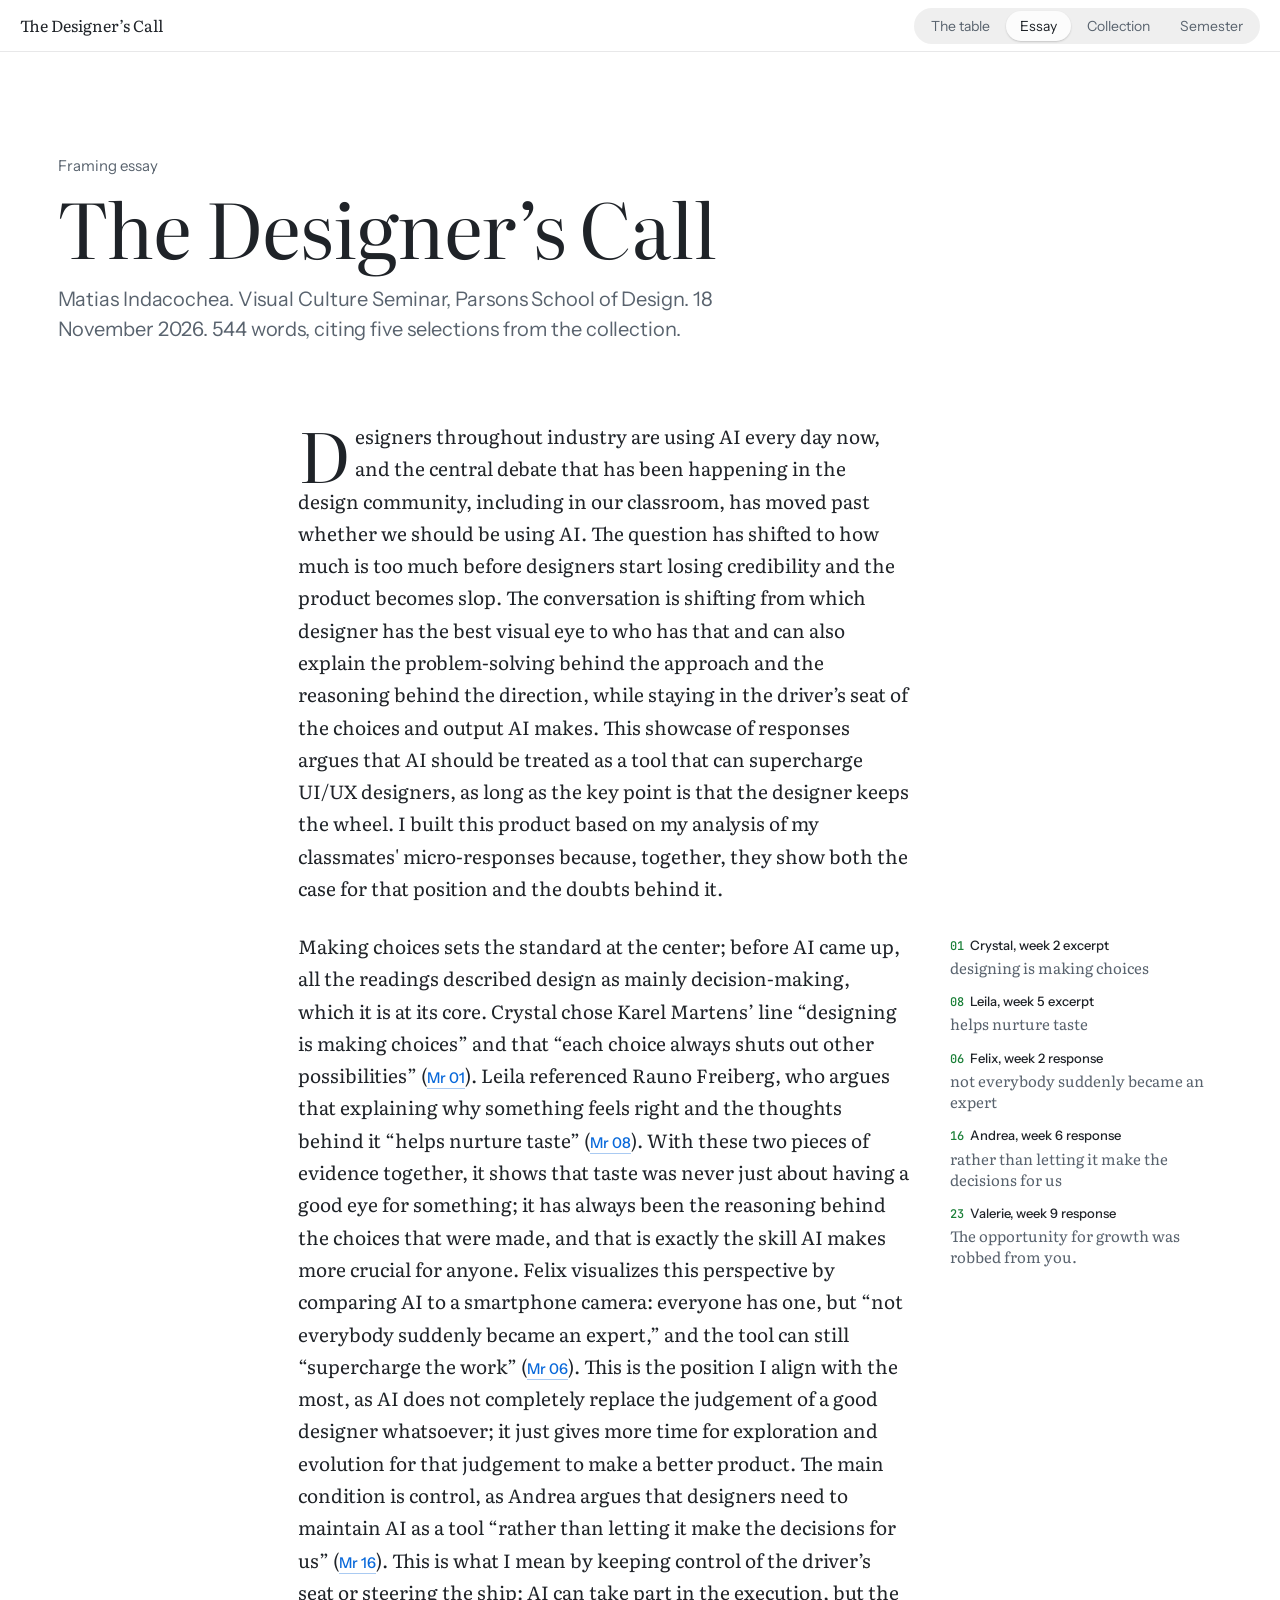
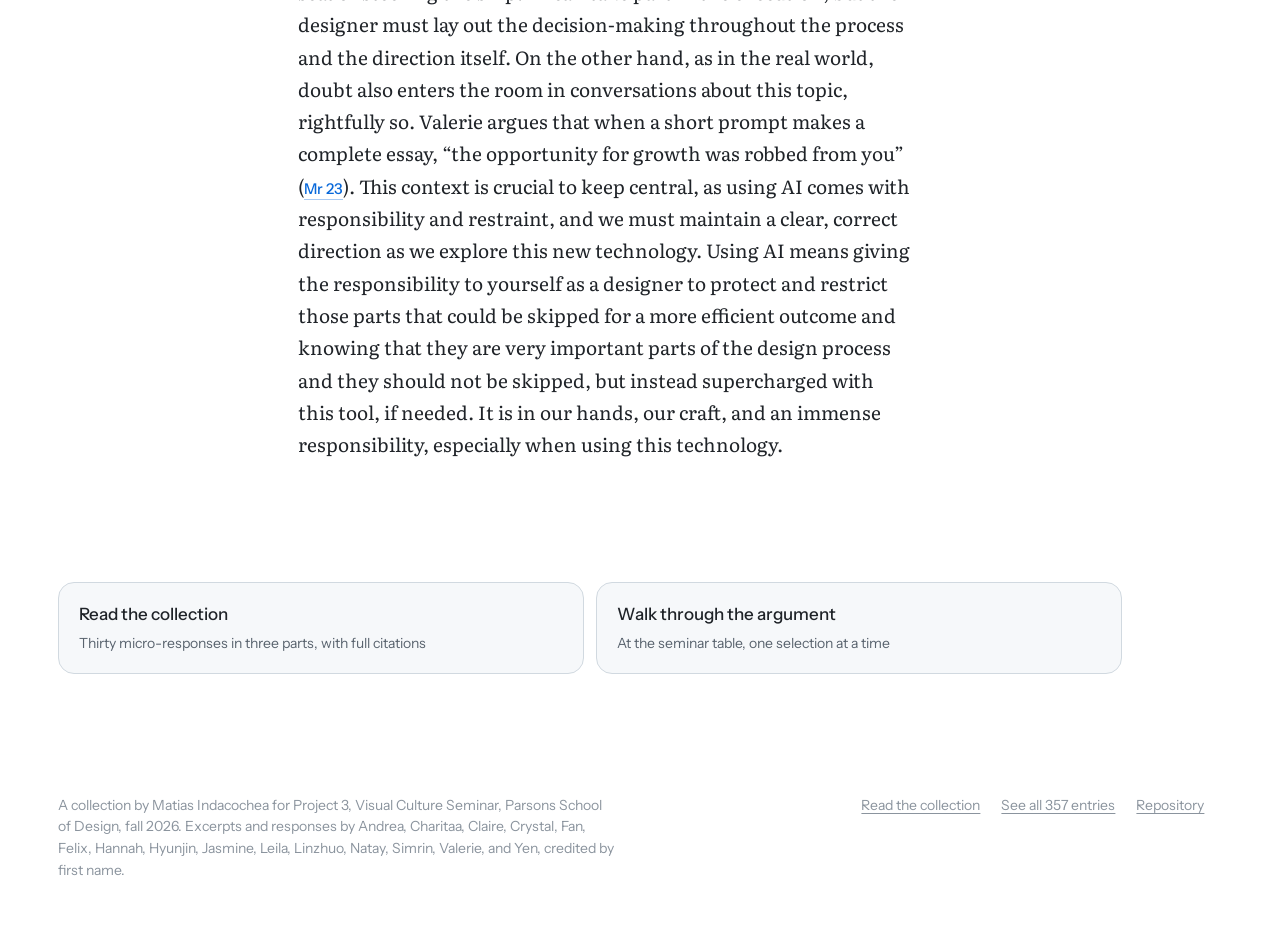
<file: essay.html>
<!doctype html>
<html lang="en">
<head>
<meta charset="utf-8">
<meta name="viewport" content="width=device-width, initial-scale=1, viewport-fit=cover">
<title>The Designer’s Call — essay</title>
<meta name="description" content="The framing essay for The Designer’s Call: AI as a tool that supercharges UI/UX designers, as long as the designer keeps the wheel.">
<meta property="og:title" content="The Designer’s Call: Taste, choice, and AI">
<meta property="og:description" content="The framing essay for The Designer’s Call: AI as a tool that supercharges UI/UX designers, as long as the designer keeps the wheel.">
<meta property="og:type" content="website">
<meta property="og:url" content="https://indo1919.github.io/the-designers-call/">
<meta property="og:image" content="https://indo1919.github.io/the-designers-call/assets/og.png">
<meta name="twitter:card" content="summary_large_image">
<meta name="color-scheme" content="light dark">
<link rel="icon" href="assets/favicon.svg" type="image/svg+xml">
<link rel="preconnect" href="https://fonts.googleapis.com">
<link rel="preconnect" href="https://fonts.gstatic.com" crossorigin>
<link rel="stylesheet" href="https://fonts.googleapis.com/css2?family=Instrument+Sans:ital,wght@0,400..700;1,400..700&family=JetBrains+Mono:wght@400;500&family=Literata:ital,opsz,wght@0,7..72,300..700;1,7..72,300..700&display=swap">
<link rel="stylesheet" href="assets/style.css?v=db6a6552">
<link rel="stylesheet" href="assets/site.css?v=db6a6552">
</head>
<body class="page-essay">
<header class="nav" id="nav">
  <a class="nav-title" href="./">The Designer’s Call</a>
  <nav class="nav-tabs" aria-label="Pages"><a href="./">The table</a><a href="essay.html" aria-current="page">Essay</a><a href="collection.html">Collection</a><a href="semester.html">Semester</a></nav>
</header>
<main class="coll essay-page">
  <header class="coll-head" id="top">
    <p class="coll-kicker">Framing essay</p>
    <h1>The Designer’s Call</h1>
    <p class="dek">Matias Indacochea. Visual Culture Seminar, Parsons School of Design. 18 November 2026. 544 words, citing five selections from the collection.</p>
  </header>
  <section class="essay" id="essay" aria-label="Essay">
    <div class="essay-body"><div class="para"><p>Designers throughout industry are using AI every day now, and the central debate that has been happening in the design community, including in our classroom, has moved past whether we should be using AI. The question has shifted to how much is too much before designers start losing credibility and the product becomes slop. The conversation is shifting from which designer has the best visual eye to who has that and can also explain the problem-solving behind the approach and the reasoning behind the direction, while staying in the driver’s seat of the choices and output AI makes. This showcase of responses argues that AI should be treated as a tool that can supercharge UI/UX designers, as long as the key point is that the designer keeps the wheel. I built this product based on my analysis of my classmates' micro-responses because, together, they show both the case for that position and the doubts behind it.</p><aside class="sidenotes" aria-hidden="true"></aside></div>
<div class="para"><p>Making choices sets the standard at the center; before AI came up, all the readings described design as mainly decision-making, which it is at its core. Crystal chose Karel Martens’ line “designing is making choices” and that “each choice always shuts out other possibilities” (<a class="ref" href="collection.html#item-01" data-ref="01">Mr 01</a>). Leila referenced Rauno Freiberg, who argues that explaining why something feels right and the thoughts behind it “helps nurture taste” (<a class="ref" href="collection.html#item-08" data-ref="08">Mr 08</a>). With these two pieces of evidence together, it shows that taste was never just about having a good eye for something; it has always been the reasoning behind the choices that were made, and that is exactly the skill AI makes more crucial for anyone. Felix visualizes this perspective by comparing AI to a smartphone camera: everyone has one, but “not everybody suddenly became an expert,” and the tool can still “supercharge the work” (<a class="ref" href="collection.html#item-06" data-ref="06">Mr 06</a>). This is the position I align with the most, as AI does not completely replace the judgement of a good designer whatsoever; it just gives more time for exploration and evolution for that judgement to make a better product. The main condition is control, as Andrea argues that designers need to maintain AI as a tool “rather than letting it make the decisions for us” (<a class="ref" href="collection.html#item-16" data-ref="16">Mr 16</a>). This is what I mean by keeping control of the driver’s seat or steering the ship: AI can take part in the execution, but the designer must lay out the decision-making throughout the process and the direction itself. On the other hand, as in the real world, doubt also enters the room in conversations about this topic, rightfully so. Valerie argues that when a short prompt makes a complete essay, “the opportunity for growth was robbed from you” (<a class="ref" href="collection.html#item-23" data-ref="23">Mr 23</a>). This context is crucial to keep central, as using AI comes with responsibility and restraint, and we must maintain a clear, correct direction as we explore this new technology. Using AI means giving the responsibility to yourself as a designer to protect and restrict those parts that could be skipped for a more efficient outcome and knowing that they are very important parts of the design process and they should not be skipped, but instead supercharged with this tool, if needed. It is in our hands, our craft, and an immense responsibility, especially when using this technology.</p><aside class="sidenotes" aria-label="Selections cited in this paragraph"><ol><li><a href="collection.html#item-01"><span class="sn-id">01</span> Crystal, week 2 excerpt</a><span class="sn-q">designing is making choices</span></li><li><a href="collection.html#item-08"><span class="sn-id">08</span> Leila, week 5 excerpt</a><span class="sn-q">helps nurture taste</span></li><li><a href="collection.html#item-06"><span class="sn-id">06</span> Felix, week 2 response</a><span class="sn-q">not everybody suddenly became an expert</span></li><li><a href="collection.html#item-16"><span class="sn-id">16</span> Andrea, week 6 response</a><span class="sn-q">rather than letting it make the decisions for us</span></li><li><a href="collection.html#item-23"><span class="sn-id">23</span> Valerie, week 9 response</a><span class="sn-q">The opportunity for growth was robbed from you.</span></li></ol></aside></div></div>
  </section>
  <section class="essay-next">
    <a href="collection.html"><span>Read the collection</span>Thirty micro-responses in three parts, with full citations</a>
    <a href="./#argument-0"><span>Walk through the argument</span>At the seminar table, one selection at a time</a>
  </section>
</main>
<footer class="foot">
  <p>A collection by Matias Indacochea for Project 3, Visual Culture Seminar, Parsons School of Design, fall 2026. Excerpts and responses by Andrea, Charitaa, Claire, Crystal, Fan, Felix, Hannah, Hyunjin, Jasmine, Leila, Linzhuo, Natay, Simrin, Valerie, and Yen, credited by first name.</p>
  <p><a href="collection.html">Read the collection</a> <a href="semester.html">See all 357 entries</a> <a href="https://github.com/Indo1919/the-designers-call">Repository</a></p>
</footer>
<div class="tip" id="tip" role="tooltip" hidden></div>
<script id="payload" type="application/json">{"pool":[],"items":[{"id":"01","name":"Crystal","week":2,"type":"excerpt","mark":"designing is making choices","part":"I","text":"Further, the designer should see the import of the job and be alert to those to whom it is directed, to come to the right choices. Because – like much in life – designing is making choices. Choices from an often large number of possibilities and in the light of an analysis of the job and an idea of the audience. Yet even after this selection there are sufficient possibilities remaining to establish uncertainty. Each choice always shuts out other possibilities. This process of choices has to continue until there remain the essential ingredients, which for the designer at that moment, for that purpose, are essential in coming to the final form.","words":112},{"id":"02","name":"Crystal","week":2,"type":"response","mark":"you can only be more intentional about how you use or move away from them","part":"I","text":"I thought this was a really interesting point that connected to both of the excerpts I chose from this week’s readings, especially the idea of looking at the bigger picture and making intentional choices. Karel Martens talks about how designers have to make choices based on the purpose and audience, but there is still uncertainty because every choice creates other possibilities. Juliette’s example made me think about how even something as simple as choosing a colour isn’t necessarily a “right” choice on its own. It depends on the context, the audience, and what you’re trying to communicate. I also saw her points as a good reminder that certain associations aren’t necessarily universal or fixed and often change over time which is important to consider if making design choices based on associations (and maybe not making them based on associations as it won't be very timeless, etc.) Someone also challenged the idea by asking whether choosing not to use blue for a bank to stand out/ differentiate would still be based on the assumption that blue represents trust. Juliette agreed that it is, but said the important thing is being conscious of that association when making the choice. I thought this was interesting because it made me realize that you can’t necessarily avoid existing meanings, you can only be more intentional about how you use or move away from them. This also connected to Erika Hall’s point about looking beyond the immediate user and considering the wider context surrounding a design.","words":250},{"id":"03","name":"Leila","week":2,"type":"excerpt","mark":"There is no recipe for this.","part":"I","text":"Thus it seems good to me to formulate the premisses freshly and clearly, so as to reach a form that values content and has respect for the receiver of the message. There is no recipe for this. It is a matter of mentality. It is a process of repeatedly weighing up aims, means and method.","words":55},{"id":"04","name":"Andrea","week":2,"type":"excerpt","mark":"you are only as intentional as you are informed","part":"I","text":"Word choice matters. Design is the application of intention, and you are only as intentional as you are informed.","words":19},{"id":"05","name":"Hyunjin","week":4,"type":"excerpt","mark":"they have a choice","part":"I","text":"“It is important for designers and builders of computer applications to understand the history of transparency, so that they can understand that they have a choice.”","words":26},{"id":"06","name":"Felix","week":2,"type":"response","mark":"not everybody suddenly became an expert","part":"I","text":"Her point and the presentation of Andrew made it even more clear that we should think of AI as a tool and use it appropriately. In his example the AI would have not just come up with this idea, the creative process etc. But AI could be used to supercharge the work and also do things that were not possible before, in this example creating a custom tool that is low cost (time and effort). I agree with this view completely and would like to use the metaphor of a photographer in this case. Just because nowadays \"all\" people have a smartphone with a camera we still have professional photographers and not everybody suddenly became an expert. I think the same is true for AI and design.","words":127},{"id":"07","name":"Yen","week":2,"type":"response","mark":"define the problem precisely, instead of letting it do everything","part":"I","text":"I like how all of them started the projects from defining the problem, and eventually find out the solution for the problem with systematic way like a researcher. AI for them is a tool that become part of the process, but it seems they all know how they want it to work for them. I think it's like a reminder for me, that if I really want to use AI as a tool for myself, it is important to define the problem precisely, instead of letting it do everything, and it just makes me to have more confident about that, the professionals are most likely not going to be replaced by ai, because they are probably the people who really know how to use them the best.","words":127},{"id":"08","name":"Leila","week":5,"type":"excerpt","mark":"helps nurture taste","part":"I","text":"For me, understanding and articulating why something feels right does not come as intuitively as designing something to feel right. But they are two sides of the same coin. There must be a reason. It can be as simple as a particular spring curve or something more innate, like metaphors. Analyzing and making sense of design details beyond just \"it feels nice\" helps nurture taste, amplify the level of execution, and grow an appreciation for how hard the pursuit of excellence is.","words":82},{"id":"09","name":"Yen","week":6,"type":"response","mark":"explain the “why” behind our decisions","part":"I","text":"I think what resonated with me the most was his advice on how we should prepare ourselves as designers: we’re not hired just for our taste, but more importantly, for our “context window of taste.” It reminded me of our presentation tomorrow. Michael and Rijk have already reminded us to be prepared to explain the “why” behind our decisions. I think being able to articulate the reasoning behind a design decision, rather than simply relying on intuition, is a really important skill for designers.","words":84},{"id":"10","name":"Charitaa","week":6,"type":"response","mark":"knowing which versions actually help the target user","part":"I","text":"This was a super interesting perspective on this because we often hear that since AI can do most things for us, our main job is going to be to use \"our good taste\" to determine the best outcome and let the machine \"handle the rest\". But this made me think about how the concept of good taste is also going to evolve with the rest of the industry. Less about having a good visual eye and more about knowing what is actually building and what problems are worth solving. Taste becomes truly useful when it is informed by the context within which it must exist! Example: When you make 100 different prototypes using AI, knowing which versions actually help the target user would be my new definition of having \"good taste\".","words":131},{"id":"11","name":"Hannah","week":9,"type":"excerpt","mark":"the artistry lies in the many choices that a photographer makes","part":"II","text":"When photography was first developed, I suspect it didn’t seem like an artistic medium because it wasn’t apparent that there were a lot of choices to be made; you just set up the camera and start the exposure. But over time people realized that there were a vast number of things you could do with cameras, and the artistry lies in the many choices that a photographer makes.","words":68},{"id":"12","name":"Fan","week":10,"type":"excerpt","mark":"art is something that results from making a lot of choices","part":"II","text":"Art is notoriously hard to define, and so are the differences between good art and bad art. But let me offer a generalization: art is something that results from making a lot of choices.","words":34},{"id":"13","name":"Crystal","week":9,"type":"excerpt","mark":"choices at every scale","part":"II","text":"art requires making choices at every scale; the countless small-scale choices made during implementation are just as important to the final product as the few large-scale choices made during the conception.","words":31},{"id":"14","name":"Claire","week":9,"type":"excerpt","mark":"far more decisions","part":"II","text":"An artist—whether working digitally or with paint—implicitly makes far more decisions during the process of making a painting than would fit into a text prompt of a few hundred words.","words":30},{"id":"15","name":"Simrin","week":9,"type":"excerpt","mark":"it has to fill in for all of the choices that you are not making","part":"II","text":"If an A.I. generates a ten-thousand-word story based on your prompt, it has to fill in for all of the choices that you are not making.","words":26},{"id":"16","name":"Andrea","week":6,"type":"response","mark":"rather than letting it make the decisions for us","part":"II","text":"I think that to be a good designer, we need to maintain control over our work while using AI as a tool rather than letting it make the decisions for us. For example, Jonathan Lee used AI for his presentation slides, but he gave it direction based on his previous work and told it what kind of design to create. In that sense, he was still the one making the creative decisions and using AI to execute or develop his ideas, rather than blindly accepting whatever AI produced.","words":88},{"id":"17","name":"Leila","week":6,"type":"response","mark":"choose selectively what we are handing off versus what we are doing ourselves","part":"II","text":"I think this is a very interesting take, because it is true that the general public has access to so many AI technologies right now, and that may become more limited in the future, or need to be paid for. However either way, with AI, humans should take control of the machine rather than the other way around, and choose selectively what we are handing off versus what we are doing ourselves.","words":72},{"id":"18","name":"Simrin","week":9,"type":"response","mark":"you have to have the design knowledge and foundations","part":"II","text":"I agree with this because without knowing how to prompt ai tools to be a coworker and help you design more efficiently is important- you have to have the design knowledge and foundations to intuitively direct the models to generate what you envision.","words":43},{"id":"19","name":"Jasmine","week":9,"type":"excerpt","mark":"generate vastly more than you put into them","part":"II","text":"The selling point of generative A.I. is that these programs generate vastly more than you put into them, and that is precisely what prevents them from being effective tools for artists.","words":31},{"id":"20","name":"Felix","week":6,"type":"response","mark":"building products has become the easy part","part":"II","text":"Using the example of what is needed to write an app store listing to understand if you have a clear enough vision for your own product, really resonated with me. Especially nowadays that building products has become the easy part there are too many people who do not know what problem they are solving and they should ask themselves that exact question.","words":62},{"id":"21","name":"Jasmine","week":6,"type":"response","mark":"provide enough information to build trust","part":"II","text":"Jonathan mentioned that \"Taste is a collective process. And people can learn engagement by useful and simple experience,\" while answering the question, \"How can we build people’s trust in AI-generated content?\" I found this interesting to me because I'm also working on an event discovery and book app in Major Studio class. Based on the interview I did for this project, I found an insight that trustworthy is an important issue, and the decision I did to solve this issue is to provide enough information to build trust. Therefore, his idea of process feedback changed my perspective of how I can make users feel trustworthy.","words":105},{"id":"22","name":"Valerie","week":9,"type":"excerpt","mark":"express themselves in a medium without actually working in that medium","part":"III","text":"Such a person inadvertently reveals that they think formulating sentences is a nuisance rather than a fundamental part of storytelling in prose. Generative A.I. appeals to people who think they can express themselves in a medium without actually working in that medium. But the creators of traditional novels, paintings, and films are drawn to those art forms because they see the unique expressive potential that each medium affords. It is their eagerness to take full advantage of those potentialities that makes their work satisfying,","words":84},{"id":"23","name":"Valerie","week":9,"type":"response","mark":"The opportunity for growth was robbed from you.","part":"III","text":"I think this is a statement that rings true now more than ever. The essence of generative AI is to reduce the time it feels like an idiot by making the duration of the task as short as possible. If you create a 4000 word essay with a 100 word prompt, you didn't have to risk feeling like an idiot for another 3900 words. The opportunity for growth was robbed from you. The mark of intelligence is not the ability to produce/reproduce a product; Lord knows we don't need more student essays or vibe coded websites. Intelligence and taste grows through active authorship, not just through passive, ego-free creation.","words":109},{"id":"24","name":"Natay","week":9,"type":"excerpt","mark":"bringing a forklift into the weight room","part":"III","text":"As the linguist Emily M. Bender has noted, teachers don’t ask students to write essays because the world needs more student essays. The point of writing essays is to strengthen students’ critical-thinking skills; in the same way that lifting weights is useful no matter what sport an athlete plays, writing essays develops skills necessary for whatever job a college student will eventually get. Using ChatGPT to complete assignments is like bringing a forklift into the weight room; you will never improve your cognitive fitness that way.","words":86},{"id":"25","name":"Natay","week":5,"type":"response","mark":"the exact same surface-level understanding","part":"III","text":"I hate thinking about this!!! If we all rely on LMs for all our information, will we all end up with the exact same surface-level understanding and no real depth to our thoughts? Fortunately, there are still people today with deep expertise who serve as our best source of knowledge. But what happens in the future?","words":56},{"id":"26","name":"Linzhuo","week":6,"type":"response","mark":"AI is devouring these distinct styles","part":"III","text":"I found his talk very inspiring, especially the sections on GitHub and Worktrees. I learned a lot of new ways of thinking and interesting perspectives. In the Q&A before the session, I asked him, as a designer, how we should approach the increasingly powerful AI and to what extent we should use it—and whether the effort we put into learning a new software tool might soon be replaced by AI. Design and art are arguably among the first fields to be impacted by the rise of AI. As visual professionals, our aesthetic sensibilities and creative ideas are crucial, yet AI is devouring these distinct styles. By “piecing together” images one by one to blend them seamlessly and treating design concepts as templates, AI produces a vast number of decent visual effects with minimal effort. This is undoubtedly frustrating and confusing for designers. In his talk, Jonathan mentioned that we should “have fun with it.” Rather than constantly fearing that our jobs will be replaced, we should try to use these tools to achieve things we couldn’t do before. Everything has its pros and cons; as one of the first groups to be impacted, we can also become the ones best able to utilize these tools. He also mentioned that we can achieve more by asking AI questions like “How should I try to make this?” I really appreciate his approach to these issues and the advice he offered: taking a more neutral stance when experiencing new things and observing what we can achieve through them.","words":255},{"id":"27","name":"Andrea","week":9,"type":"response","mark":"how we differentiate human creativity from AI","part":"III","text":"I think this idea is interesting when we relate it to AI, since AI also combines patterns and influences from existing work to generate something new. It raises questions about originality and how we differentiate human creativity from AI. Charita also mentioned that if AI can replicate an artist’s work so closely, what makes us say that human art is better than AI-generated art?","words":64},{"id":"28","name":"Andrea","week":9,"type":"excerpt","mark":"It reduces the amount of intention in the world.","part":"III","text":"It reduces the amount of intention in the world.","words":9},{"id":"29","name":"Crystal","week":9,"type":"response","mark":"the responsibility feels far removed, even though it’s still there","part":"III","text":"I think we are complicit, but it’s hard to feel that way now that AI has become such a normal part of almost everyone work or even in day to day life. When ChatGPT first came out I was very much against it, and as every following agent or assistant came out and more widely used I became a bit more open, and now AI is built into so many tools and everyone uses it that the responsibility feels far removed, even though it’s still there. I think that’s what makes the question important and hard to answer the more normal something becomes, the easier it is to stop questioning the ethics around it since now its seeming okay and \"normal\"","words":121},{"id":"30","name":"Felix","week":10,"type":"excerpt","mark":"we shape our tools, and thereafter our tools shape us","part":"III","text":"In the words often attributed to Marshall McLuhan (but more properly ascribed to Winston Churchill): 'we shape our tools, and thereafter our tools shape us.\" We are the technology of our tools: they shape and form us. Our tools have agency, and thus a claim upon the more-than-human world as well.","words":51}],"parts":[{"num":"I","title":"Making choices","intro":"Before any tool, design is a run of decisions. The readings and the room agree that taste shows in the reasons behind them, not in a good eye alone."},{"num":"II","title":"Handing them off","intro":"A prompt is a handful of choices and the model fills in the rest. Here the class works out how to use AI as a tool without giving away the decisions."},{"num":"III","title":"What’s left","intro":"What still belongs to the person making the work, and where classmates draw the line before a designer loses credibility."}]}</script>
<script src="assets/app.js?v=db6a6552" defer></script>
</body>
</html>
</file>
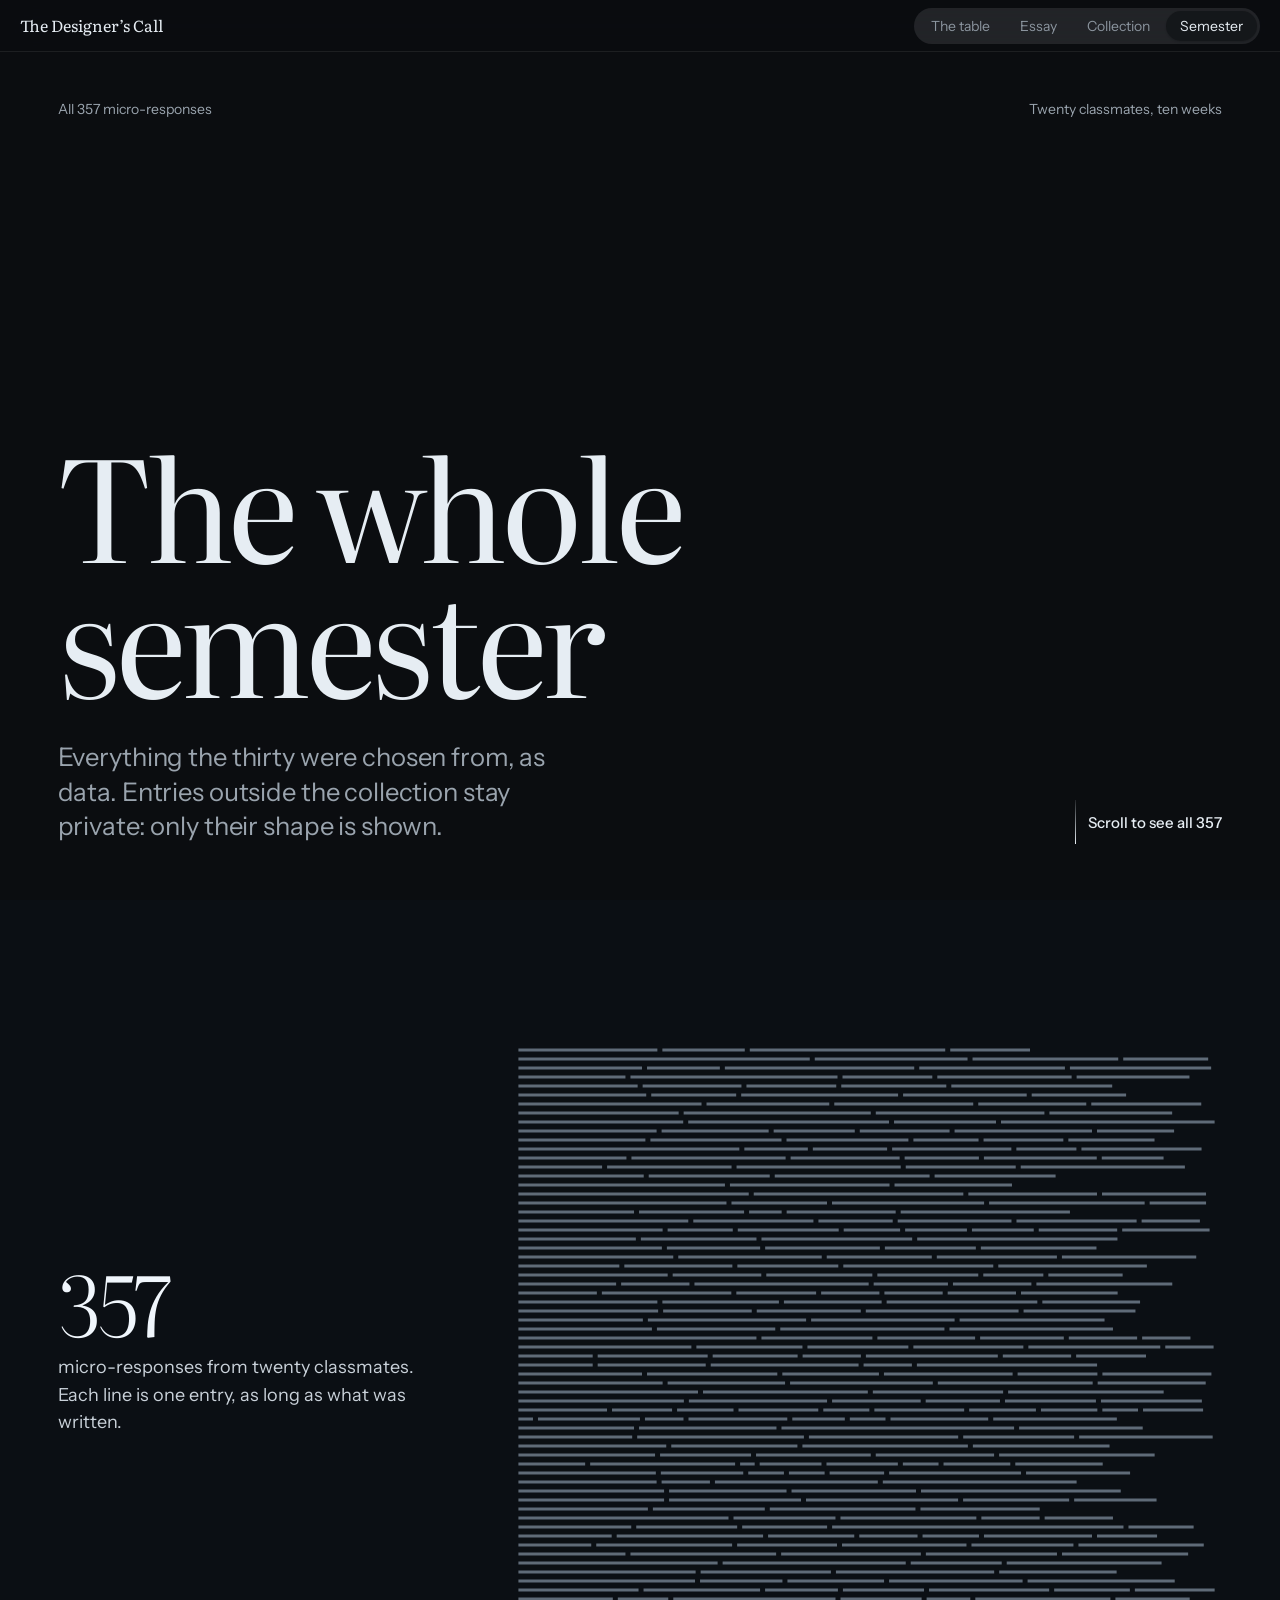
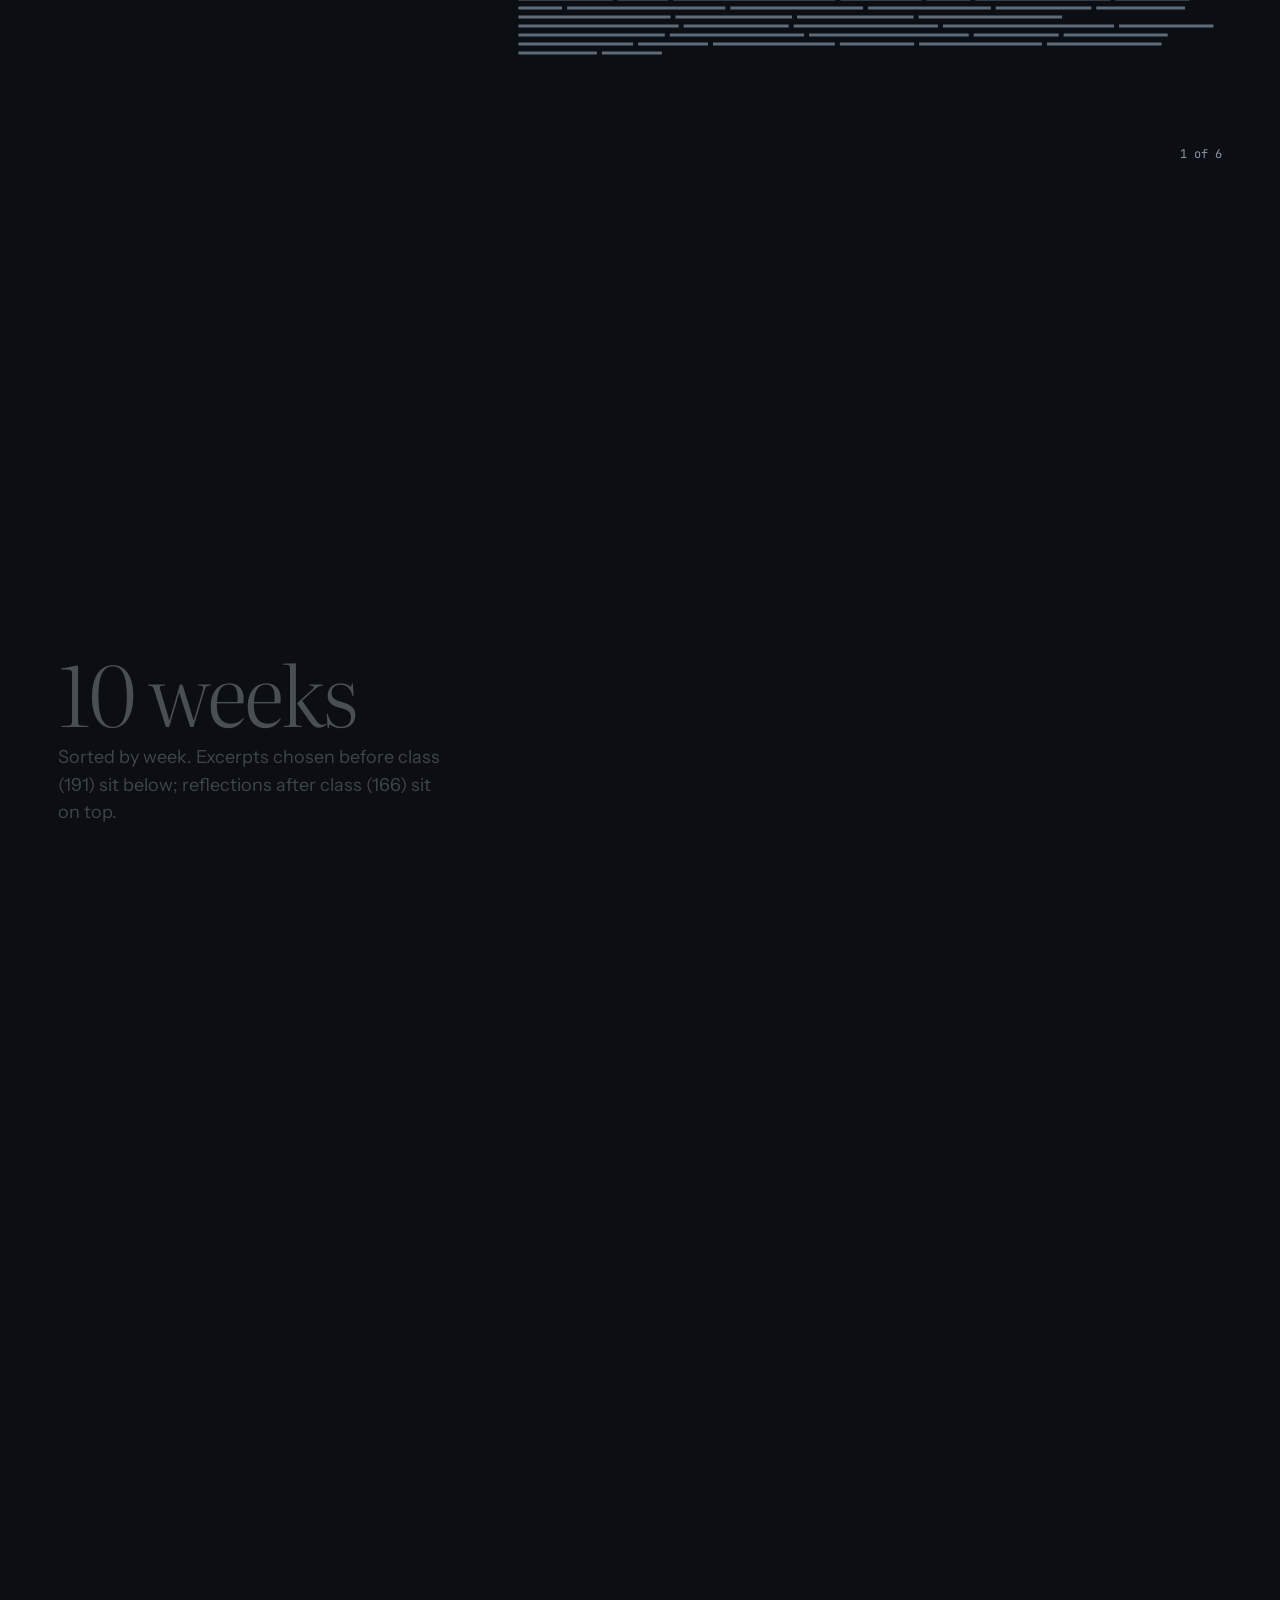
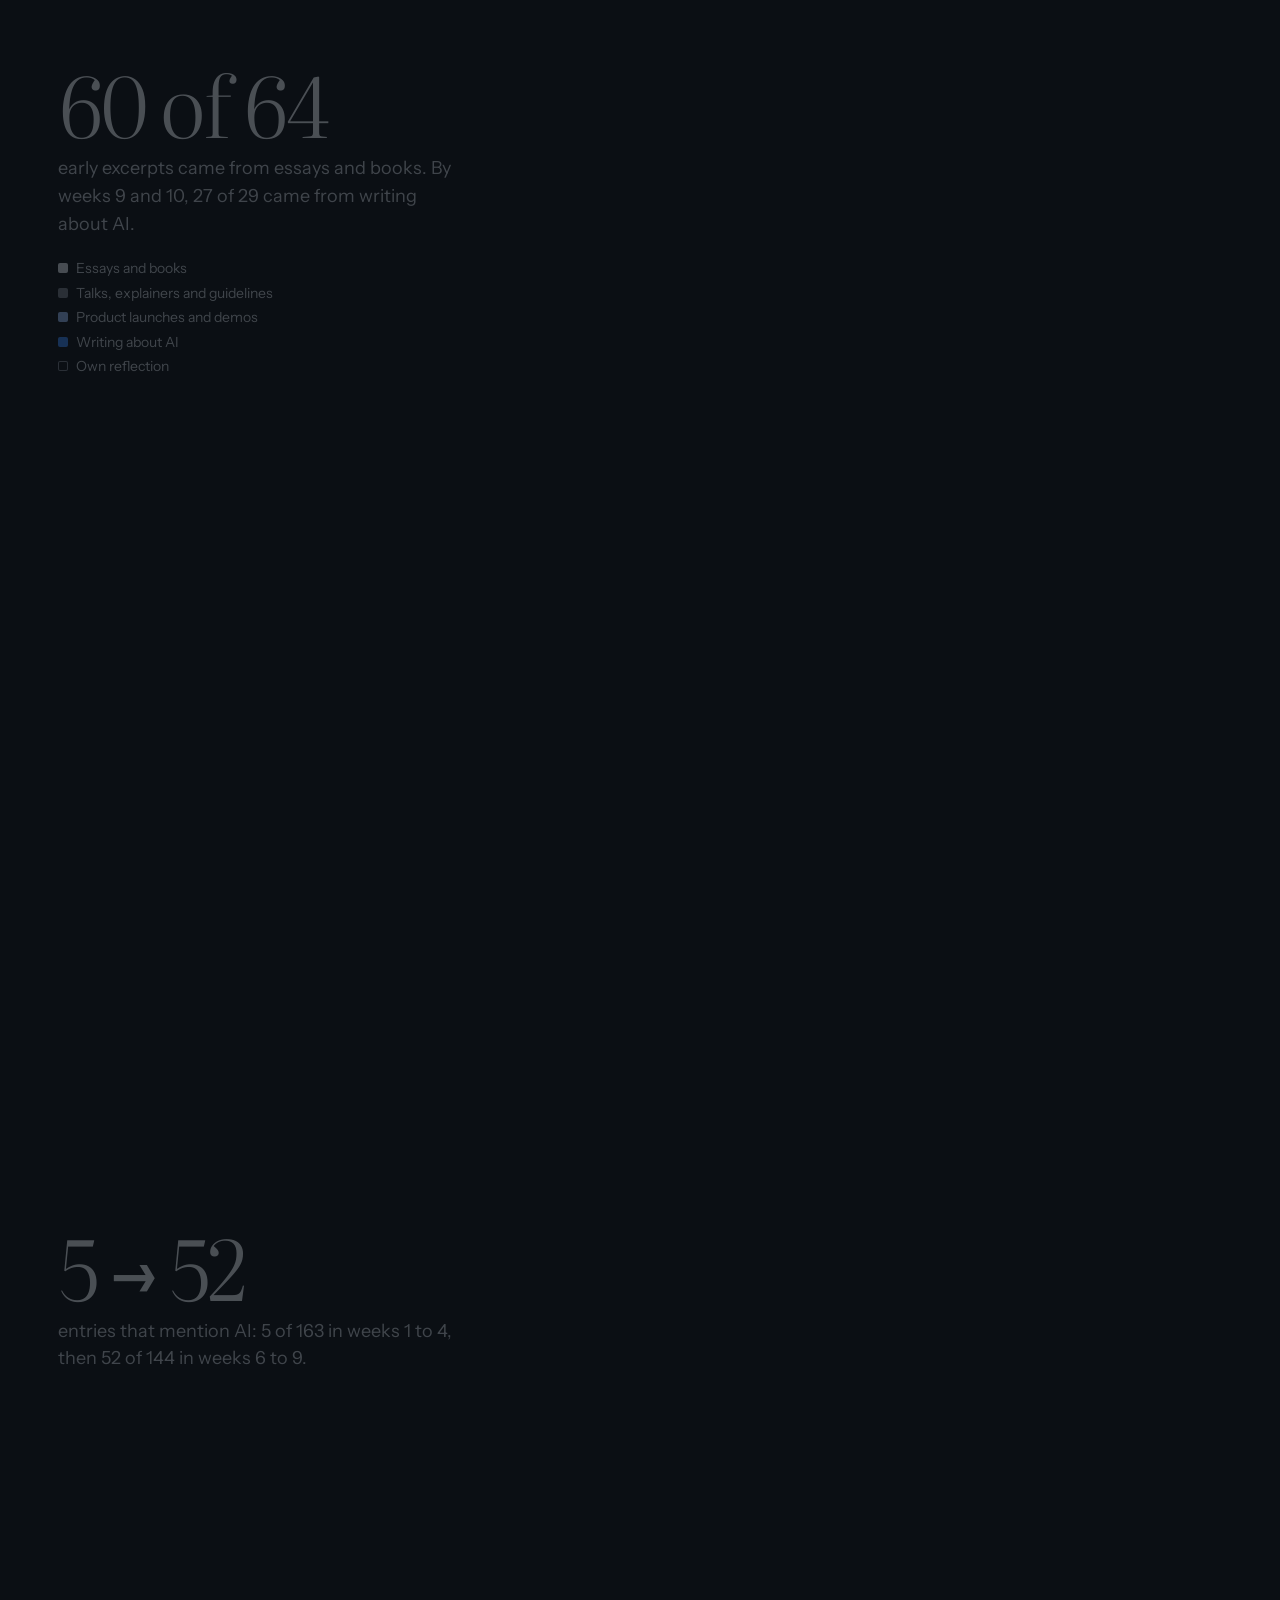
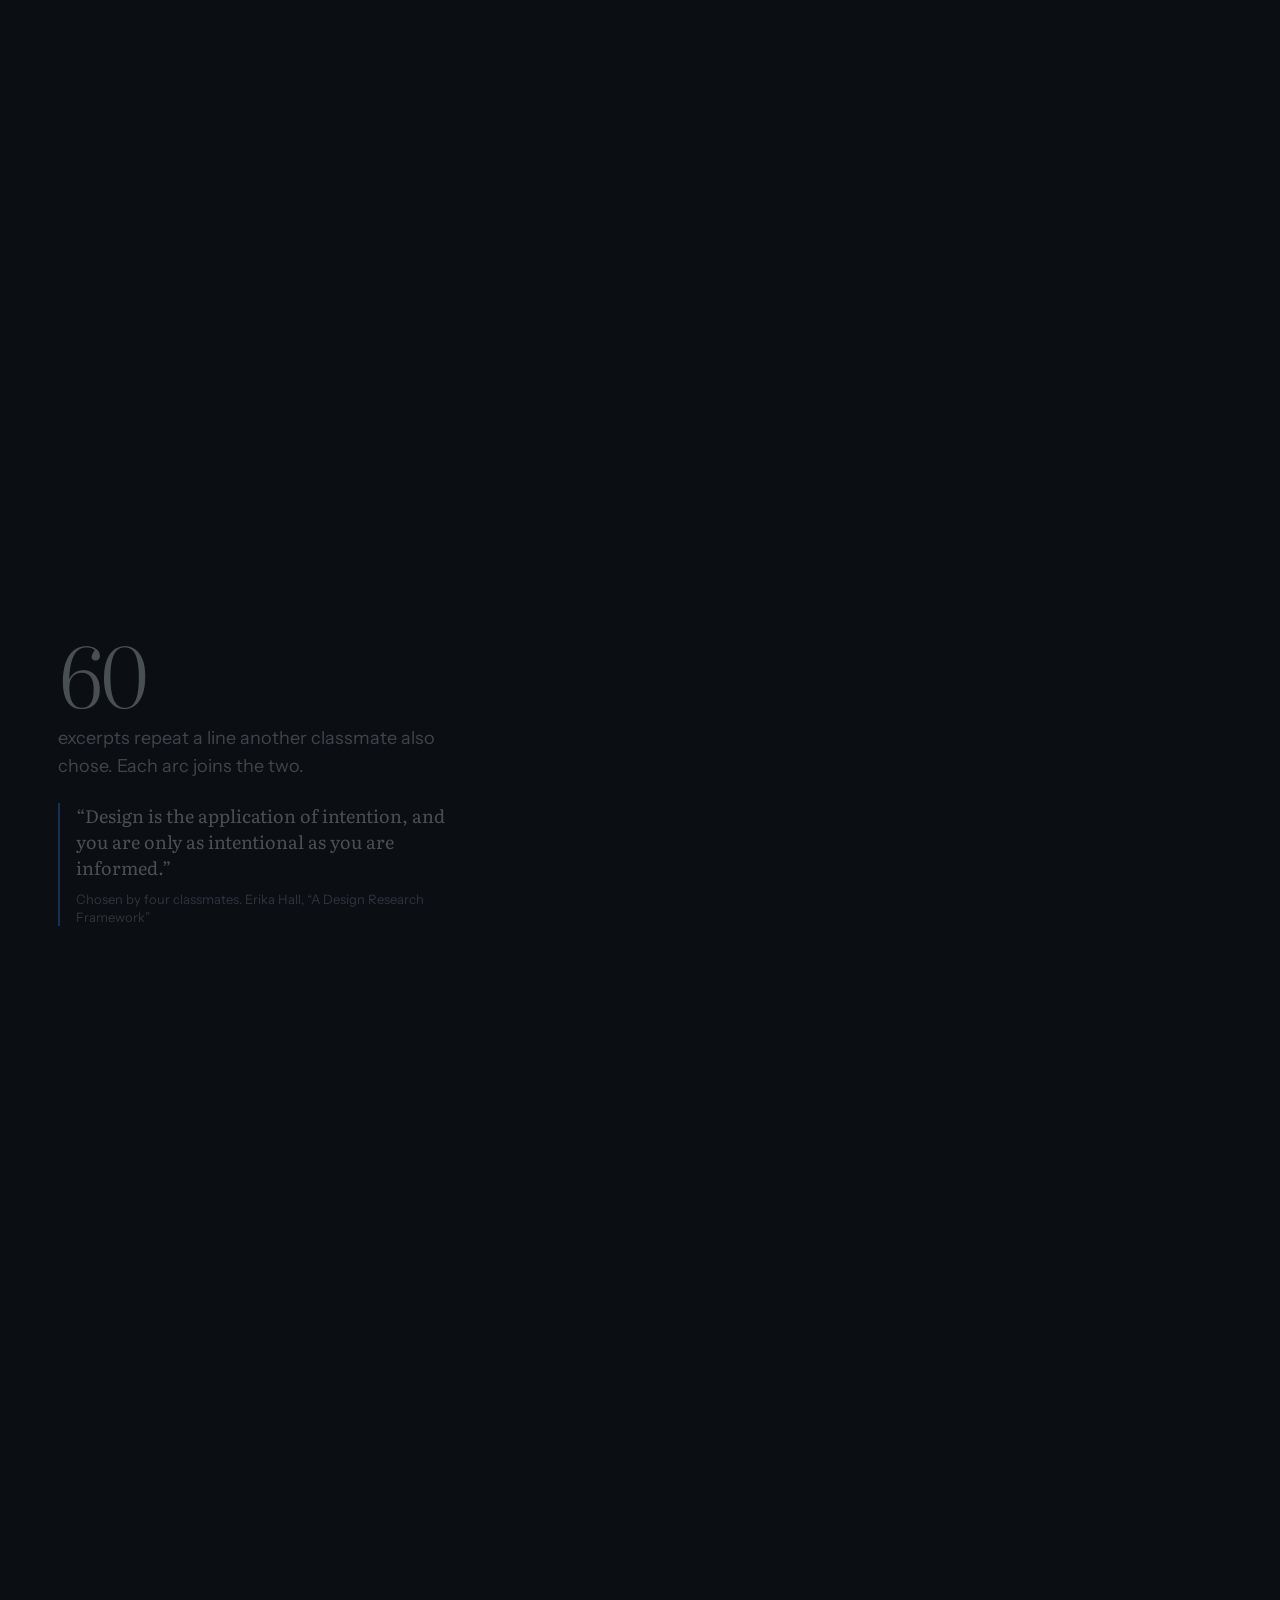
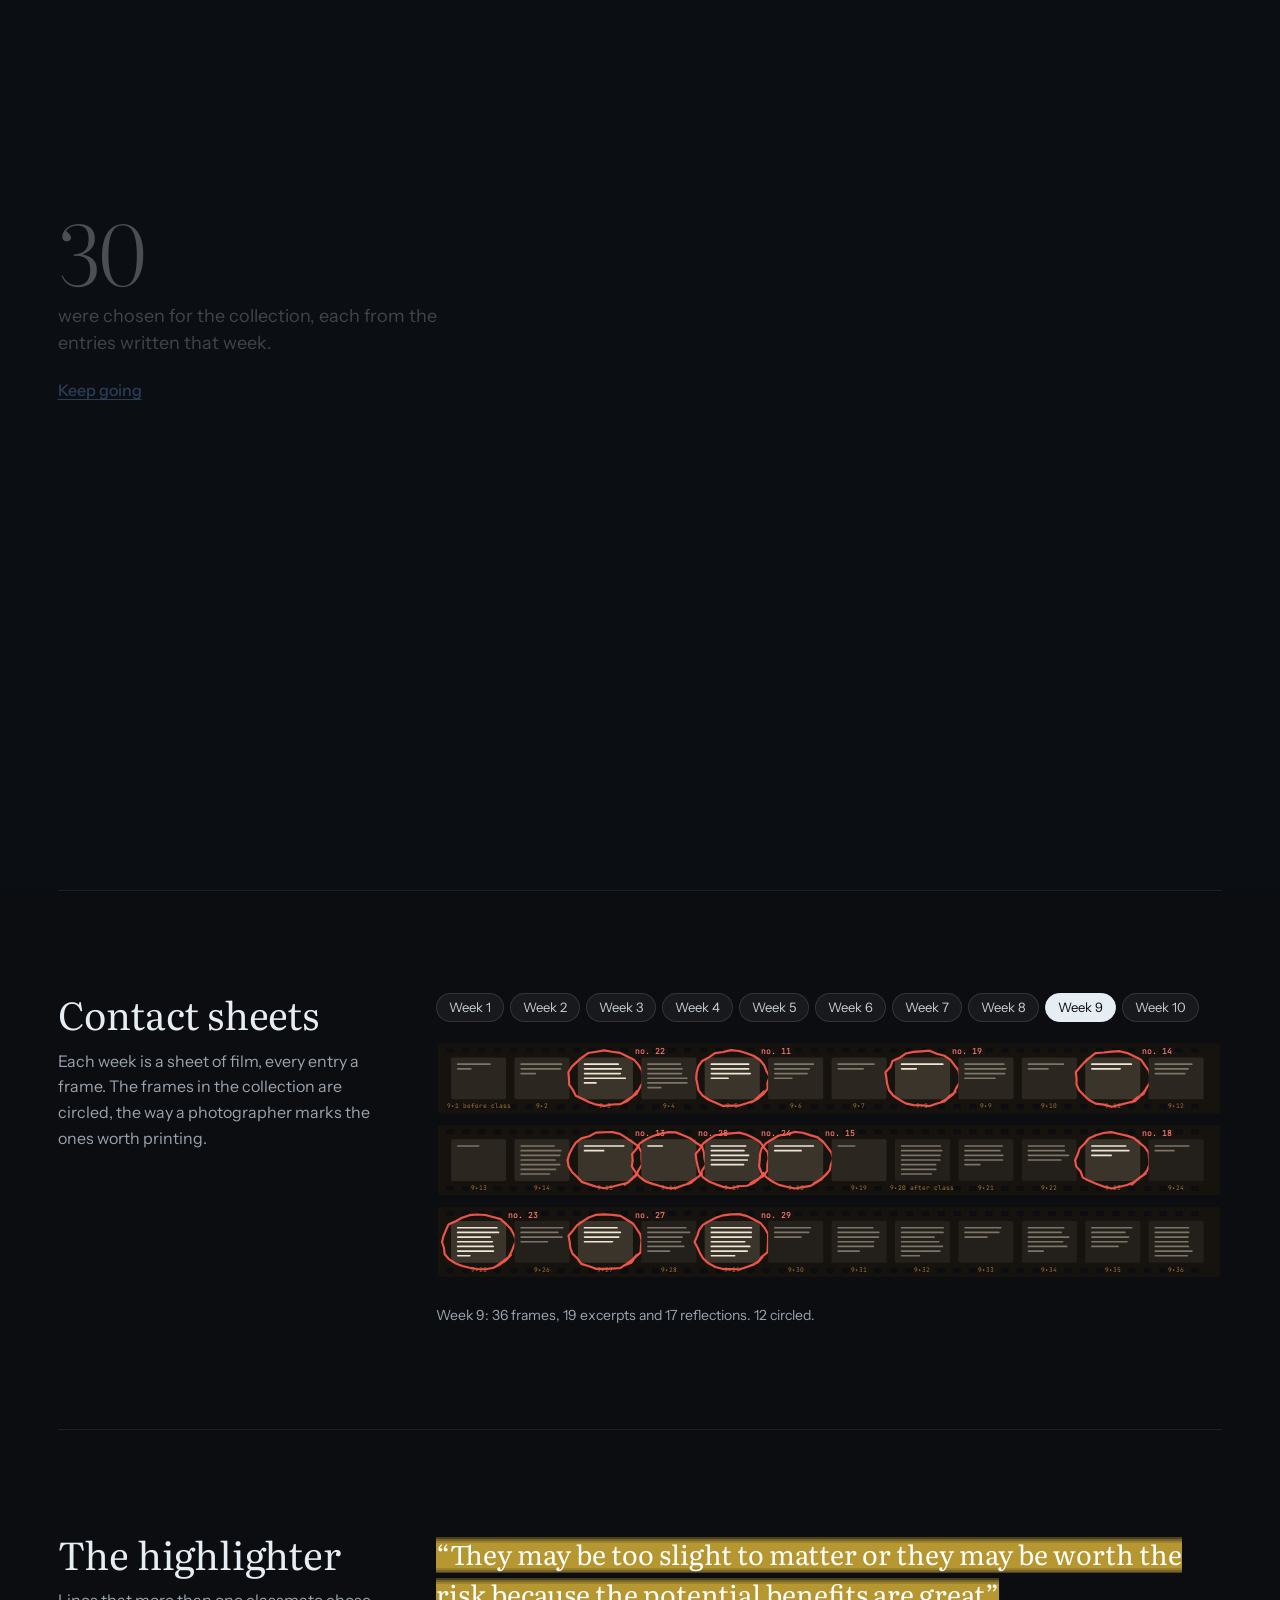
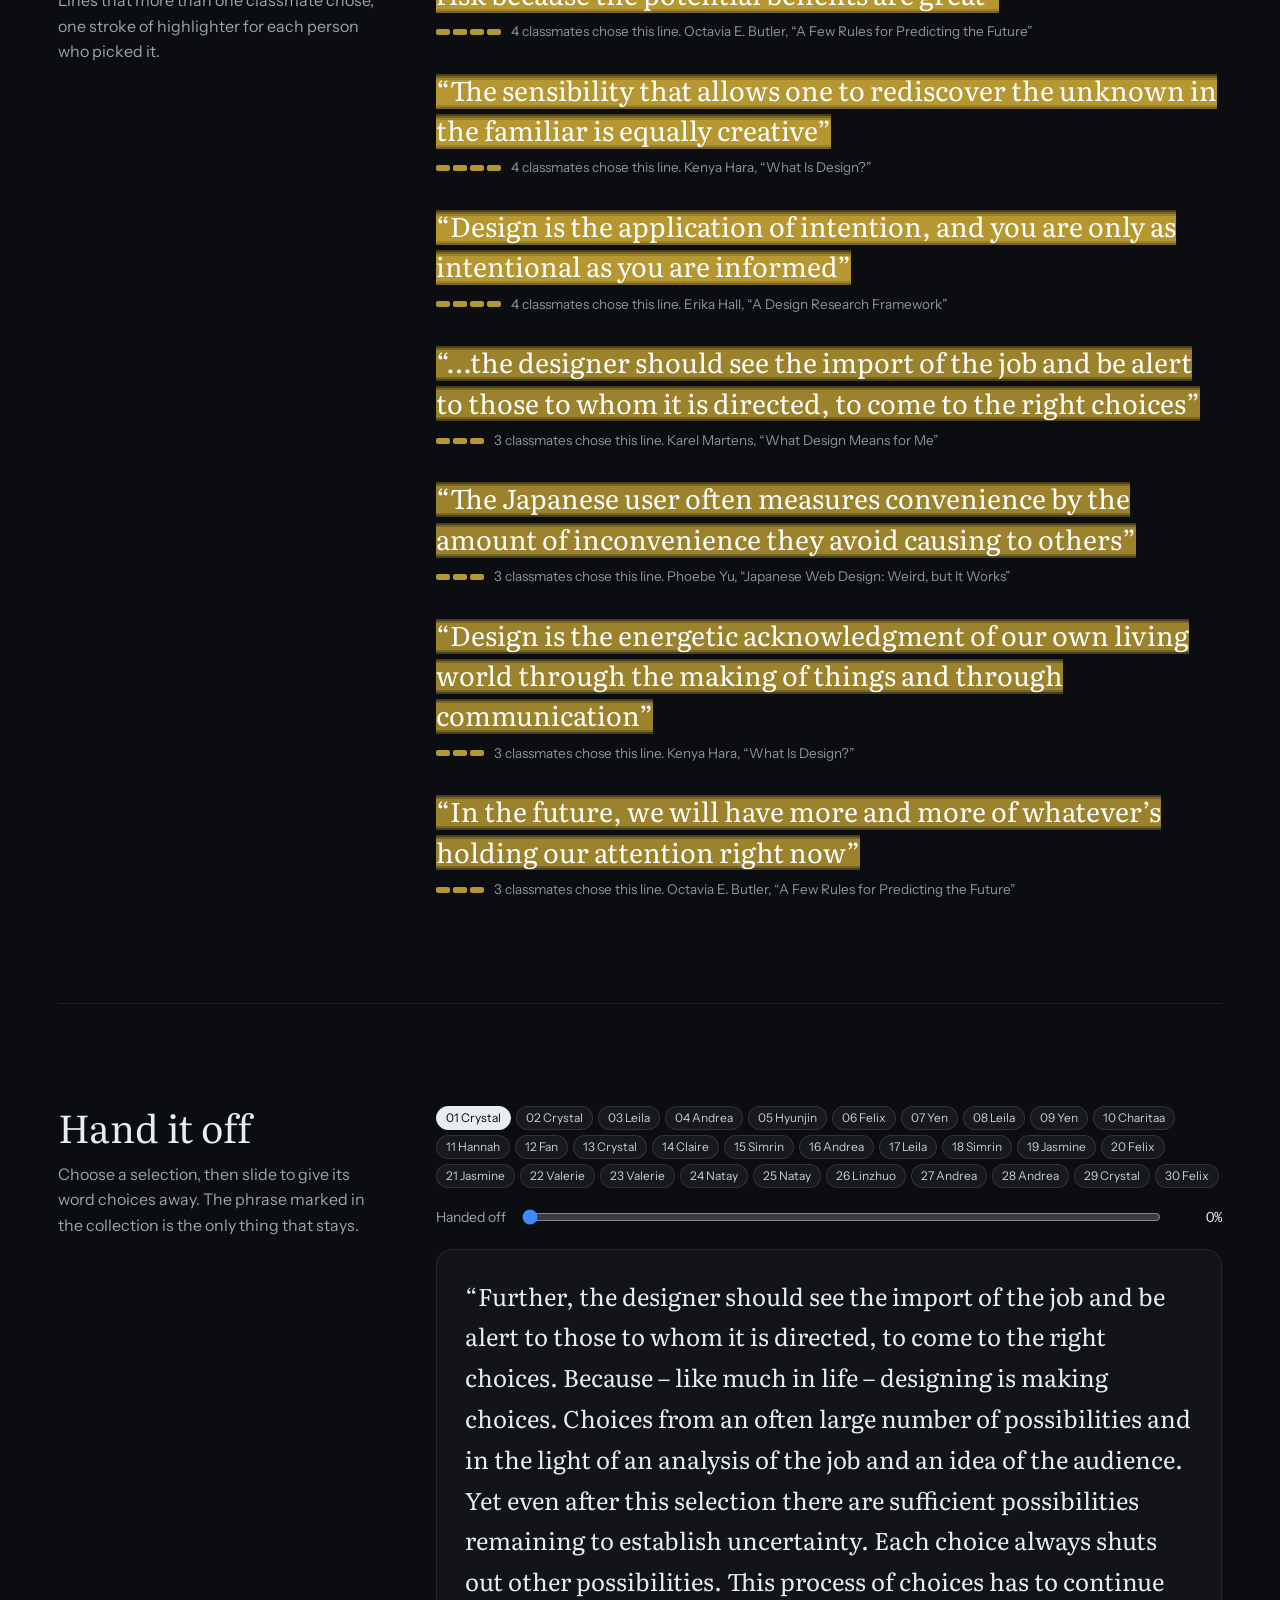
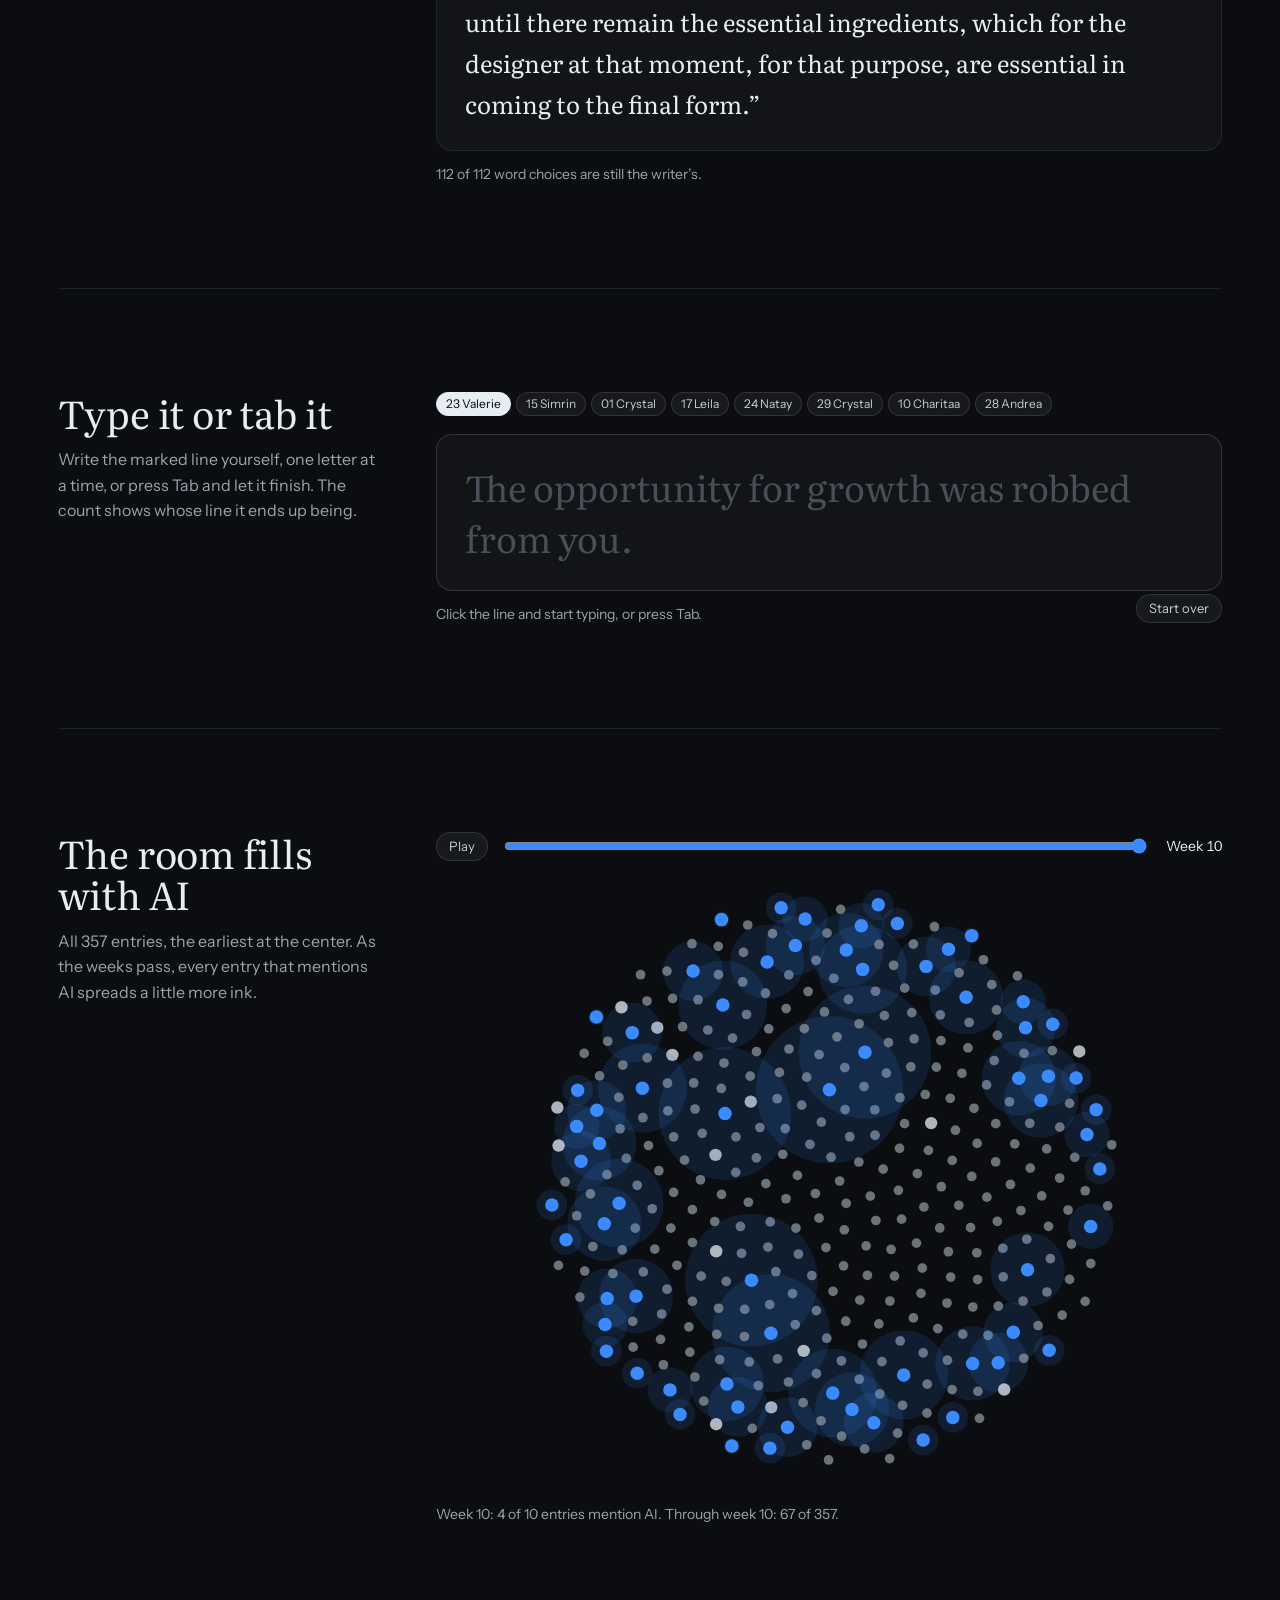
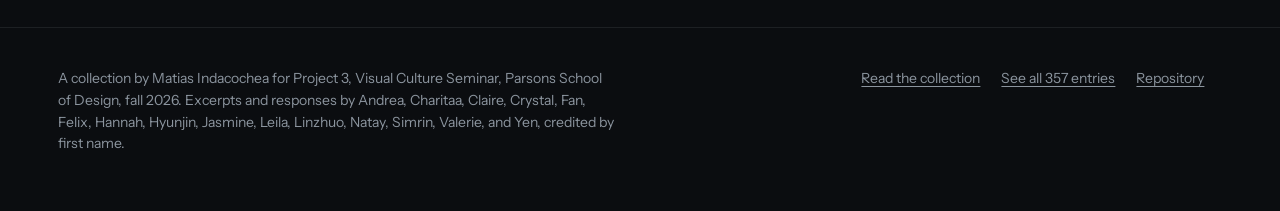
<file: semester.html>
<!doctype html>
<html lang="en">
<head>
<meta charset="utf-8">
<meta name="viewport" content="width=device-width, initial-scale=1, viewport-fit=cover">
<title>The whole semester — The Designer’s Call</title>
<meta name="description" content="All 357 micro-responses from a Parsons seminar, drawn as data: contact sheets, highlighter, hand it off, type it or tab it, and AI spreading through the room.">
<meta property="og:title" content="The Designer’s Call: Taste, choice, and AI">
<meta property="og:description" content="All 357 micro-responses from a Parsons seminar, drawn as data: contact sheets, highlighter, hand it off, type it or tab it, and AI spreading through the room.">
<meta property="og:type" content="website">
<meta property="og:url" content="https://indo1919.github.io/the-designers-call/">
<meta property="og:image" content="https://indo1919.github.io/the-designers-call/assets/og.png">
<meta name="twitter:card" content="summary_large_image">
<meta name="color-scheme" content="light dark">
<link rel="icon" href="assets/favicon.svg" type="image/svg+xml">
<link rel="preconnect" href="https://fonts.googleapis.com">
<link rel="preconnect" href="https://fonts.gstatic.com" crossorigin>
<link rel="stylesheet" href="https://fonts.googleapis.com/css2?family=Instrument+Sans:ital,wght@0,400..700;1,400..700&family=JetBrains+Mono:wght@400;500&family=Literata:ital,opsz,wght@0,7..72,300..700;1,7..72,300..700&display=swap">
<link rel="stylesheet" href="assets/style.css?v=db6a6552">
<link rel="stylesheet" href="assets/site.css?v=db6a6552">
<link rel="stylesheet" href="assets/semester.css?v=db6a6552">
</head>
<body class="page-semester">
<header class="nav nav--dark" id="nav">
  <a class="nav-title" href="./">The Designer’s Call</a>
  <nav class="nav-tabs" aria-label="Pages"><a href="./">The table</a><a href="essay.html">Essay</a><a href="collection.html">Collection</a><a href="semester.html" aria-current="page">Semester</a></nav>
</header>
<main class="sem">
<header class="hero" id="top">
  <div class="hero-meta"><p>All 357 micro-responses</p><p>Twenty classmates, ten weeks</p></div>
  <h1 class="title" aria-label="The whole semester"><span class="title-sizer" aria-hidden="true">The whole semester</span><span class="title-live" aria-hidden="true">The whole semester</span></h1>
  <div class="hero-foot"><p class="dek">Everything the thirty were chosen from, as data. Entries outside the collection stay private: only their shape is shown.</p><a class="cue" href="#story"><span class="cue-line" aria-hidden="true"></span>Scroll to see all 357</a></div>
</header>
<section class="story" id="story" aria-label="The semester in 357 lines">
  <div class="story-stage"><canvas id="field" role="img" aria-label="357 micro-responses drawn as lines."></canvas><p class="story-count" id="story-count" aria-hidden="true"></p></div>
  <div class="story-steps"><div class="step" data-step="0" data-key="pool"><div class="step-card"><p class="step-big">357</p><p class="step-text">micro-responses from twenty classmates. Each line is one entry, as long as what was written.</p></div></div><div class="step" data-step="1" data-key="weeks"><div class="step-card"><p class="step-big">10 weeks</p><p class="step-text">Sorted by week. Excerpts chosen before class (191) sit below; reflections after class (166) sit on top.</p></div></div><div class="step" data-step="2" data-key="sources"><div class="step-card"><p class="step-big">60 of 64</p><p class="step-text">early excerpts came from essays and books. By weeks 9 and 10, 27 of 29 came from writing about AI.</p><ul class="step-legend"><li><span class="sw sw--essay" aria-hidden="true"></span>Essays and books</li><li><span class="sw sw--explainer" aria-hidden="true"></span>Talks, explainers and guidelines</li><li><span class="sw sw--launch" aria-hidden="true"></span>Product launches and demos</li><li><span class="sw sw--ai" aria-hidden="true"></span>Writing about AI</li><li><span class="sw sw--own" aria-hidden="true"></span>Own reflection</li></ul></div></div><div class="step" data-step="3" data-key="ai"><div class="step-card"><p class="step-big">5 → 52</p><p class="step-text">entries that mention AI: 5 of 163 in weeks 1 to 4, then 52 of 144 in weeks 6 to 9.</p></div></div><div class="step" data-step="4" data-key="repeat"><div class="step-card"><p class="step-big">60</p><p class="step-text">excerpts repeat a line another classmate also chose. Each arc joins the two.</p><p class="step-quote">“Design is the application of intention, and you are only as intentional as you are informed.”<span>Chosen by four classmates. Erika Hall, “A Design Research Framework”</span></p></div></div><div class="step" data-step="5" data-key="chosen"><div class="step-card"><p class="step-big">30</p><p class="step-text">were chosen for the collection, each from the entries written that week.</p><p class="step-next"><a href="#studies">Keep going</a></p></div></div></div>
</section>
<div class="studies" id="studies">
  <section class="study study--sheets" id="study-sheets" aria-labelledby="h-sheets">
    <header class="study-head"><h2 id="h-sheets">Contact sheets</h2><p>Each week is a sheet of film, every entry a frame. The frames in the collection are circled, the way a photographer marks the ones worth printing.</p></header>
    <div class="study-body"><div class="wk-row" id="cs-weeks" role="tablist" aria-label="Week"></div><div class="cs-wrap"><svg id="cs" role="img" aria-label="Contact sheet"></svg></div><p class="study-cap" id="cs-cap"></p></div>
  </section><section class="study study--highlighter" id="study-highlighter" aria-labelledby="h-highlighter">
    <header class="study-head"><h2 id="h-highlighter">The highlighter</h2><p>Lines that more than one classmate chose, one stroke of highlighter for each person who picked it.</p></header>
    <div class="study-body"><ol class="hl" id="hl"></ol></div>
  </section><section class="study study--handoff" id="study-handoff" aria-labelledby="h-handoff">
    <header class="study-head"><h2 id="h-handoff">Hand it off</h2><p>Choose a selection, then slide to give its word choices away. The phrase marked in the collection is the only thing that stays.</p></header>
    <div class="study-body"><div class="ho-pick" id="ho-pick"></div><div class="ho-ctl"><label for="ho">Handed off</label><input type="range" id="ho" min="0" max="100" step="1" value="0"><output id="ho-out">0%</output></div><blockquote class="ho-q" id="ho-q"></blockquote><p class="study-cap" id="ho-cap"></p></div>
  </section><section class="study study--tab" id="study-tab" aria-labelledby="h-tab">
    <header class="study-head"><h2 id="h-tab">Type it or tab it</h2><p>Write the marked line yourself, one letter at a time, or press Tab and let it finish. The count shows whose line it ends up being.</p></header>
    <div class="study-body"><div class="tt-pick" id="tt-pick"></div><div class="tt" id="tt" tabindex="0" role="textbox" aria-label="Typing exercise. Type the line, or press Tab to complete it."></div><div class="tt-foot"><p class="study-cap" id="tt-cap"></p><button id="tt-reset" class="ghost-btn">Start over</button></div></div>
  </section><section class="study study--ink" id="study-ink" aria-labelledby="h-ink">
    <header class="study-head"><h2 id="h-ink">The room fills with AI</h2><p>All 357 entries, the earliest at the center. As the weeks pass, every entry that mentions AI spreads a little more ink.</p></header>
    <div class="study-body"><div class="ink-ctl"><button id="ink-play" class="ghost-btn">Play</button><input type="range" id="ink-w" min="1" max="10" step="1" value="10" aria-label="Week"><output id="ink-out">Week 10</output></div><canvas id="ink" role="img" aria-label="Entries mentioning AI spreading over ten weeks"></canvas><p class="study-cap" id="ink-cap"></p></div>
  </section>
</div>
</main>
<footer class="foot">
  <p>A collection by Matias Indacochea for Project 3, Visual Culture Seminar, Parsons School of Design, fall 2026. Excerpts and responses by Andrea, Charitaa, Claire, Crystal, Fan, Felix, Hannah, Hyunjin, Jasmine, Leila, Linzhuo, Natay, Simrin, Valerie, and Yen, credited by first name.</p>
  <p><a href="collection.html">Read the collection</a> <a href="semester.html">See all 357 entries</a> <a href="https://github.com/Indo1919/the-designers-call">Repository</a></p>
</footer>
<div class="tip" id="tip" role="tooltip" hidden></div>
<script id="payload" type="application/json">{"pool":[{"w":1,"t":"E","n":91,"s":0,"ai":0,"k":"own","p":[]},{"w":1,"t":"E","n":32,"s":0,"ai":0,"k":"essay","p":[]},{"w":1,"t":"E","n":180,"s":0,"ai":0,"k":"essay","p":[6]},{"w":1,"t":"E","n":30,"s":0,"ai":0,"k":"essay","p":[]},{"w":1,"t":"E","n":400,"s":0,"ai":0,"k":"own","p":[]},{"w":1,"t":"E","n":110,"s":0,"ai":0,"k":"essay","p":[]},{"w":1,"t":"E","n":100,"s":0,"ai":0,"k":"essay","p":[]},{"w":1,"t":"E","n":34,"s":0,"ai":0,"k":"essay","p":[]},{"w":1,"t":"E","n":72,"s":0,"ai":0,"k":"essay","p":[]},{"w":1,"t":"E","n":25,"s":0,"ai":0,"k":"essay","p":[]},{"w":1,"t":"E","n":169,"s":0,"ai":0,"k":"essay","p":[2]},{"w":1,"t":"E","n":100,"s":0,"ai":0,"k":"essay","p":[]},{"w":1,"t":"E","n":94,"s":0,"ai":0,"k":"essay","p":[]},{"w":1,"t":"E","n":54,"s":0,"ai":0,"k":"essay","p":[2]},{"w":1,"t":"E","n":202,"s":0,"ai":0,"k":"essay","p":[2]},{"w":1,"t":"E","n":38,"s":0,"ai":0,"k":"essay","p":[]},{"w":1,"t":"E","n":85,"s":0,"ai":0,"k":"essay","p":[6]},{"w":1,"t":"E","n":60,"s":0,"ai":0,"k":"essay","p":[]},{"w":1,"t":"E","n":67,"s":0,"ai":0,"k":"essay","p":[]},{"w":1,"t":"E","n":46,"s":0,"ai":0,"k":"essay","p":[2]},{"w":1,"t":"E","n":38,"s":0,"ai":0,"k":"essay","p":[]},{"w":1,"t":"R","n":52,"s":0,"ai":0,"k":"","p":[]},{"w":1,"t":"R","n":122,"s":0,"ai":0,"k":"","p":[]},{"w":1,"t":"R","n":77,"s":0,"ai":0,"k":"","p":[]},{"w":1,"t":"R","n":34,"s":0,"ai":0,"k":"","p":[]},{"w":1,"t":"R","n":116,"s":0,"ai":0,"k":"","p":[]},{"w":1,"t":"R","n":72,"s":0,"ai":0,"k":"","p":[]},{"w":1,"t":"R","n":42,"s":0,"ai":0,"k":"","p":[]},{"w":1,"t":"R","n":158,"s":0,"ai":0,"k":"","p":[]},{"w":1,"t":"R","n":71,"s":0,"ai":0,"k":"","p":[]},{"w":1,"t":"R","n":91,"s":0,"ai":0,"k":"","p":[]},{"w":1,"t":"R","n":55,"s":0,"ai":0,"k":"","p":[]},{"w":1,"t":"R","n":57,"s":0,"ai":0,"k":"","p":[]},{"w":1,"t":"R","n":121,"s":0,"ai":0,"k":"","p":[]},{"w":1,"t":"R","n":165,"s":0,"ai":0,"k":"","p":[]},{"w":1,"t":"R","n":134,"s":0,"ai":0,"k":"","p":[]},{"w":1,"t":"R","n":71,"s":0,"ai":1,"k":"","p":[]},{"w":1,"t":"R","n":128,"s":0,"ai":0,"k":"","p":[]},{"w":1,"t":"R","n":190,"s":0,"ai":0,"k":"","p":[]},{"w":1,"t":"R","n":49,"s":0,"ai":0,"k":"","p":[]},{"w":1,"t":"R","n":215,"s":0,"ai":0,"k":"","p":[]},{"w":1,"t":"R","n":90,"s":0,"ai":0,"k":"","p":[]},{"w":1,"t":"R","n":54,"s":0,"ai":0,"k":"","p":[]},{"w":2,"t":"E","n":31,"s":0,"ai":0,"k":"essay","p":[]},{"w":2,"t":"E","n":38,"s":0,"ai":0,"k":"essay","p":[]},{"w":2,"t":"E","n":89,"s":0,"ai":0,"k":"essay","p":[]},{"w":2,"t":"E","n":28,"s":0,"ai":0,"k":"essay","p":[]},{"w":2,"t":"E","n":76,"s":0,"ai":0,"k":"essay","p":[]},{"w":2,"t":"E","n":81,"s":0,"ai":0,"k":"essay","p":[]},{"w":2,"t":"E","n":70,"s":0,"ai":0,"k":"essay","p":[]},{"w":2,"t":"E","n":20,"s":0,"ai":0,"k":"essay","p":[]},{"w":2,"t":"E","n":30,"s":0,"ai":0,"k":"essay","p":[]},{"w":2,"t":"E","n":35,"s":0,"ai":0,"k":"essay","p":[]},{"w":2,"t":"E","n":230,"s":0,"ai":0,"k":"essay","p":[1]},{"w":2,"t":"E","n":19,"s":4,"ai":0,"k":"essay","p":[0]},{"w":2,"t":"E","n":26,"s":0,"ai":0,"k":"essay","p":[]},{"w":2,"t":"E","n":67,"s":0,"ai":0,"k":"essay","p":[]},{"w":2,"t":"E","n":17,"s":0,"ai":0,"k":"essay","p":[]},{"w":2,"t":"E","n":68,"s":0,"ai":0,"k":"essay","p":[1,3]},{"w":2,"t":"E","n":55,"s":3,"ai":0,"k":"essay","p":[]},{"w":2,"t":"E","n":112,"s":1,"ai":0,"k":"essay","p":[3]},{"w":2,"t":"E","n":56,"s":0,"ai":0,"k":"essay","p":[0]},{"w":2,"t":"E","n":26,"s":0,"ai":0,"k":"essay","p":[]},{"w":2,"t":"E","n":60,"s":0,"ai":0,"k":"essay","p":[]},{"w":2,"t":"E","n":18,"s":0,"ai":0,"k":"essay","p":[5]},{"w":2,"t":"E","n":33,"s":0,"ai":0,"k":"essay","p":[1]},{"w":2,"t":"R","n":73,"s":0,"ai":0,"k":"","p":[]},{"w":2,"t":"R","n":127,"s":7,"ai":1,"k":"","p":[]},{"w":2,"t":"R","n":57,"s":0,"ai":0,"k":"","p":[]},{"w":2,"t":"R","n":127,"s":6,"ai":1,"k":"","p":[]},{"w":2,"t":"R","n":74,"s":0,"ai":0,"k":"","p":[]},{"w":2,"t":"R","n":69,"s":0,"ai":0,"k":"","p":[]},{"w":2,"t":"R","n":113,"s":0,"ai":0,"k":"","p":[]},{"w":2,"t":"R","n":69,"s":0,"ai":0,"k":"","p":[]},{"w":2,"t":"R","n":201,"s":0,"ai":0,"k":"","p":[]},{"w":2,"t":"R","n":120,"s":0,"ai":0,"k":"","p":[]},{"w":2,"t":"R","n":65,"s":0,"ai":0,"k":"","p":[]},{"w":2,"t":"R","n":250,"s":2,"ai":0,"k":"","p":[]},{"w":2,"t":"R","n":207,"s":0,"ai":1,"k":"","p":[]},{"w":2,"t":"R","n":78,"s":0,"ai":0,"k":"","p":[]},{"w":2,"t":"R","n":51,"s":0,"ai":0,"k":"","p":[]},{"w":2,"t":"R","n":204,"s":0,"ai":0,"k":"","p":[]},{"w":2,"t":"R","n":43,"s":0,"ai":0,"k":"","p":[]},{"w":2,"t":"R","n":109,"s":0,"ai":0,"k":"","p":[]},{"w":2,"t":"R","n":114,"s":0,"ai":0,"k":"","p":[]},{"w":3,"t":"E","n":15,"s":0,"ai":0,"k":"essay","p":[1]},{"w":3,"t":"E","n":63,"s":0,"ai":0,"k":"essay","p":[]},{"w":3,"t":"E","n":52,"s":0,"ai":0,"k":"essay","p":[]},{"w":3,"t":"E","n":5,"s":0,"ai":0,"k":"essay","p":[]},{"w":3,"t":"E","n":56,"s":0,"ai":0,"k":"essay","p":[0]},{"w":3,"t":"E","n":135,"s":0,"ai":0,"k":"essay","p":[]},{"w":3,"t":"E","n":136,"s":0,"ai":0,"k":"essay","p":[]},{"w":3,"t":"E","n":68,"s":0,"ai":0,"k":"own","p":[]},{"w":3,"t":"E","n":26,"s":0,"ai":0,"k":"essay","p":[3]},{"w":3,"t":"E","n":61,"s":0,"ai":0,"k":"essay","p":[]},{"w":3,"t":"E","n":68,"s":0,"ai":0,"k":"essay","p":[]},{"w":3,"t":"E","n":16,"s":0,"ai":0,"k":"essay","p":[0]},{"w":3,"t":"E","n":98,"s":0,"ai":0,"k":"essay","p":[]},{"w":3,"t":"E","n":20,"s":0,"ai":0,"k":"essay","p":[]},{"w":3,"t":"E","n":48,"s":0,"ai":0,"k":"essay","p":[]},{"w":3,"t":"E","n":15,"s":0,"ai":0,"k":"essay","p":[]},{"w":3,"t":"E","n":18,"s":0,"ai":0,"k":"essay","p":[5]},{"w":3,"t":"E","n":18,"s":0,"ai":0,"k":"essay","p":[5]},{"w":3,"t":"E","n":29,"s":0,"ai":0,"k":"explainer","p":[4]},{"w":3,"t":"E","n":36,"s":0,"ai":0,"k":"essay","p":[]},{"w":3,"t":"R","n":65,"s":0,"ai":0,"k":"","p":[]},{"w":3,"t":"R","n":63,"s":0,"ai":0,"k":"","p":[]},{"w":3,"t":"R","n":107,"s":0,"ai":0,"k":"","p":[]},{"w":3,"t":"R","n":189,"s":0,"ai":0,"k":"","p":[]},{"w":3,"t":"R","n":97,"s":0,"ai":0,"k":"","p":[]},{"w":3,"t":"R","n":41,"s":0,"ai":0,"k":"","p":[]},{"w":3,"t":"R","n":62,"s":0,"ai":0,"k":"","p":[]},{"w":3,"t":"R","n":39,"s":0,"ai":0,"k":"","p":[]},{"w":3,"t":"R","n":63,"s":0,"ai":0,"k":"","p":[]},{"w":3,"t":"R","n":113,"s":0,"ai":0,"k":"","p":[]},{"w":3,"t":"R","n":97,"s":0,"ai":0,"k":"","p":[]},{"w":3,"t":"R","n":52,"s":0,"ai":1,"k":"","p":[]},{"w":3,"t":"R","n":68,"s":0,"ai":0,"k":"","p":[]},{"w":3,"t":"R","n":85,"s":0,"ai":0,"k":"","p":[]},{"w":3,"t":"R","n":48,"s":0,"ai":0,"k":"","p":[]},{"w":3,"t":"R","n":55,"s":0,"ai":0,"k":"","p":[]},{"w":3,"t":"R","n":48,"s":0,"ai":0,"k":"","p":[]},{"w":3,"t":"R","n":106,"s":0,"ai":0,"k":"","p":[]},{"w":4,"t":"E","n":104,"s":0,"ai":0,"k":"explainer","p":[]},{"w":4,"t":"E","n":105,"s":0,"ai":0,"k":"explainer","p":[]},{"w":4,"t":"E","n":37,"s":0,"ai":0,"k":"explainer","p":[]},{"w":4,"t":"E","n":53,"s":0,"ai":0,"k":"explainer","p":[]},{"w":4,"t":"E","n":48,"s":0,"ai":0,"k":"explainer","p":[]},{"w":4,"t":"E","n":17,"s":0,"ai":0,"k":"explainer","p":[]},{"w":4,"t":"E","n":26,"s":5,"ai":0,"k":"essay","p":[]},{"w":4,"t":"E","n":45,"s":0,"ai":0,"k":"explainer","p":[]},{"w":4,"t":"E","n":22,"s":0,"ai":0,"k":"explainer","p":[]},{"w":4,"t":"E","n":143,"s":0,"ai":0,"k":"explainer","p":[]},{"w":4,"t":"E","n":26,"s":0,"ai":0,"k":"explainer","p":[4]},{"w":4,"t":"E","n":29,"s":0,"ai":0,"k":"explainer","p":[]},{"w":4,"t":"E","n":87,"s":0,"ai":0,"k":"explainer","p":[]},{"w":4,"t":"E","n":29,"s":0,"ai":0,"k":"essay","p":[]},{"w":4,"t":"E","n":79,"s":0,"ai":0,"k":"essay","p":[]},{"w":4,"t":"E","n":30,"s":0,"ai":0,"k":"explainer","p":[]},{"w":4,"t":"E","n":16,"s":0,"ai":0,"k":"explainer","p":[]},{"w":4,"t":"E","n":16,"s":0,"ai":0,"k":"explainer","p":[]},{"w":4,"t":"E","n":22,"s":0,"ai":0,"k":"explainer","p":[]},{"w":4,"t":"E","n":44,"s":0,"ai":0,"k":"explainer","p":[]},{"w":4,"t":"E","n":91,"s":0,"ai":0,"k":"essay","p":[]},{"w":4,"t":"R","n":64,"s":0,"ai":0,"k":"","p":[]},{"w":4,"t":"R","n":45,"s":0,"ai":0,"k":"","p":[]},{"w":4,"t":"R","n":107,"s":0,"ai":0,"k":"","p":[]},{"w":4,"t":"R","n":45,"s":0,"ai":0,"k":"","p":[]},{"w":4,"t":"R","n":92,"s":0,"ai":0,"k":"","p":[]},{"w":4,"t":"R","n":37,"s":0,"ai":0,"k":"","p":[]},{"w":4,"t":"R","n":51,"s":0,"ai":0,"k":"","p":[]},{"w":4,"t":"R","n":110,"s":0,"ai":0,"k":"","p":[]},{"w":4,"t":"R","n":59,"s":0,"ai":0,"k":"","p":[]},{"w":4,"t":"R","n":73,"s":0,"ai":0,"k":"","p":[]},{"w":4,"t":"R","n":118,"s":0,"ai":0,"k":"","p":[]},{"w":4,"t":"R","n":97,"s":0,"ai":0,"k":"","p":[]},{"w":4,"t":"R","n":99,"s":0,"ai":0,"k":"","p":[]},{"w":4,"t":"R","n":84,"s":0,"ai":0,"k":"","p":[]},{"w":4,"t":"R","n":66,"s":0,"ai":0,"k":"","p":[]},{"w":4,"t":"R","n":127,"s":0,"ai":0,"k":"","p":[]},{"w":4,"t":"R","n":126,"s":0,"ai":0,"k":"","p":[]},{"w":4,"t":"R","n":267,"s":0,"ai":0,"k":"","p":[]},{"w":4,"t":"R","n":58,"s":0,"ai":0,"k":"","p":[]},{"w":5,"t":"E","n":45,"s":0,"ai":0,"k":"explainer","p":[]},{"w":5,"t":"E","n":33,"s":0,"ai":0,"k":"essay","p":[]},{"w":5,"t":"E","n":22,"s":0,"ai":0,"k":"explainer","p":[]},{"w":5,"t":"E","n":11,"s":0,"ai":0,"k":"explainer","p":[]},{"w":5,"t":"E","n":141,"s":0,"ai":0,"k":"explainer","p":[]},{"w":5,"t":"E","n":53,"s":0,"ai":0,"k":"explainer","p":[]},{"w":5,"t":"E","n":48,"s":0,"ai":0,"k":"essay","p":[]},{"w":5,"t":"E","n":57,"s":0,"ai":0,"k":"essay","p":[]},{"w":5,"t":"E","n":82,"s":0,"ai":0,"k":"explainer","p":[]},{"w":5,"t":"E","n":11,"s":0,"ai":0,"k":"explainer","p":[]},{"w":5,"t":"E","n":26,"s":0,"ai":0,"k":"explainer","p":[4]},{"w":5,"t":"E","n":57,"s":0,"ai":0,"k":"essay","p":[]},{"w":5,"t":"E","n":34,"s":0,"ai":0,"k":"explainer","p":[]},{"w":5,"t":"E","n":16,"s":0,"ai":0,"k":"explainer","p":[]},{"w":5,"t":"E","n":82,"s":8,"ai":0,"k":"essay","p":[]},{"w":5,"t":"E","n":22,"s":0,"ai":0,"k":"explainer","p":[]},{"w":5,"t":"E","n":23,"s":0,"ai":0,"k":"explainer","p":[]},{"w":5,"t":"E","n":26,"s":0,"ai":0,"k":"explainer","p":[]},{"w":5,"t":"E","n":55,"s":0,"ai":0,"k":"essay","p":[]},{"w":5,"t":"E","n":103,"s":0,"ai":0,"k":"essay","p":[]},{"w":5,"t":"E","n":11,"s":0,"ai":0,"k":"launch","p":[]},{"w":5,"t":"R","n":153,"s":0,"ai":0,"k":"","p":[]},{"w":5,"t":"R","n":72,"s":0,"ai":1,"k":"","p":[]},{"w":5,"t":"R","n":80,"s":0,"ai":0,"k":"","p":[]},{"w":5,"t":"R","n":44,"s":0,"ai":0,"k":"","p":[]},{"w":5,"t":"R","n":78,"s":0,"ai":0,"k":"","p":[]},{"w":5,"t":"R","n":30,"s":0,"ai":1,"k":"","p":[]},{"w":5,"t":"R","n":56,"s":25,"ai":1,"k":"","p":[]},{"w":5,"t":"R","n":98,"s":0,"ai":0,"k":"","p":[]},{"w":5,"t":"R","n":65,"s":0,"ai":0,"k":"","p":[]},{"w":5,"t":"R","n":96,"s":0,"ai":0,"k":"","p":[]},{"w":5,"t":"R","n":113,"s":0,"ai":0,"k":"","p":[]},{"w":5,"t":"R","n":55,"s":0,"ai":1,"k":"","p":[]},{"w":5,"t":"R","n":152,"s":0,"ai":0,"k":"","p":[]},{"w":5,"t":"R","n":128,"s":0,"ai":1,"k":"","p":[]},{"w":5,"t":"R","n":80,"s":0,"ai":0,"k":"","p":[]},{"w":5,"t":"R","n":114,"s":0,"ai":0,"k":"","p":[]},{"w":5,"t":"R","n":129,"s":0,"ai":0,"k":"","p":[]},{"w":5,"t":"R","n":90,"s":0,"ai":1,"k":"","p":[]},{"w":5,"t":"R","n":37,"s":0,"ai":0,"k":"","p":[]},{"w":6,"t":"E","n":26,"s":0,"ai":0,"k":"launch","p":[]},{"w":6,"t":"E","n":39,"s":0,"ai":1,"k":"launch","p":[]},{"w":6,"t":"E","n":48,"s":0,"ai":0,"k":"launch","p":[]},{"w":6,"t":"E","n":37,"s":0,"ai":0,"k":"launch","p":[]},{"w":6,"t":"E","n":17,"s":0,"ai":1,"k":"own","p":[]},{"w":6,"t":"E","n":15,"s":0,"ai":0,"k":"launch","p":[]},{"w":6,"t":"E","n":30,"s":0,"ai":0,"k":"launch","p":[]},{"w":6,"t":"E","n":10,"s":0,"ai":0,"k":"launch","p":[]},{"w":6,"t":"E","n":38,"s":0,"ai":0,"k":"launch","p":[]},{"w":6,"t":"E","n":21,"s":0,"ai":0,"k":"launch","p":[]},{"w":6,"t":"E","n":15,"s":0,"ai":0,"k":"launch","p":[]},{"w":6,"t":"E","n":6,"s":0,"ai":0,"k":"launch","p":[]},{"w":6,"t":"E","n":17,"s":0,"ai":0,"k":"launch","p":[]},{"w":6,"t":"E","n":1,"s":0,"ai":0,"k":"launch","p":[]},{"w":6,"t":"E","n":49,"s":0,"ai":0,"k":"launch","p":[]},{"w":6,"t":"E","n":7,"s":0,"ai":0,"k":"launch","p":[]},{"w":6,"t":"E","n":46,"s":0,"ai":0,"k":"launch","p":[]},{"w":6,"t":"E","n":13,"s":0,"ai":0,"k":"launch","p":[]},{"w":6,"t":"E","n":6,"s":0,"ai":1,"k":"launch","p":[]},{"w":6,"t":"E","n":45,"s":0,"ai":0,"k":"launch","p":[]},{"w":6,"t":"R","n":72,"s":0,"ai":0,"k":"","p":[]},{"w":6,"t":"R","n":63,"s":0,"ai":0,"k":"","p":[]},{"w":6,"t":"R","n":89,"s":0,"ai":1,"k":"","p":[]},{"w":6,"t":"R","n":255,"s":26,"ai":1,"k":"","p":[]},{"w":6,"t":"R","n":72,"s":17,"ai":1,"k":"","p":[]},{"w":6,"t":"R","n":61,"s":0,"ai":0,"k":"","p":[]},{"w":6,"t":"R","n":131,"s":10,"ai":1,"k":"","p":[]},{"w":6,"t":"R","n":105,"s":21,"ai":1,"k":"","p":[]},{"w":6,"t":"R","n":58,"s":0,"ai":1,"k":"","p":[]},{"w":6,"t":"R","n":84,"s":9,"ai":0,"k":"","p":[]},{"w":6,"t":"R","n":103,"s":0,"ai":0,"k":"","p":[]},{"w":6,"t":"R","n":75,"s":0,"ai":0,"k":"","p":[]},{"w":6,"t":"R","n":129,"s":0,"ai":1,"k":"","p":[]},{"w":6,"t":"R","n":88,"s":0,"ai":1,"k":"","p":[]},{"w":6,"t":"R","n":88,"s":16,"ai":1,"k":"","p":[]},{"w":6,"t":"R","n":39,"s":0,"ai":0,"k":"","p":[]},{"w":6,"t":"R","n":62,"s":20,"ai":0,"k":"","p":[]},{"w":6,"t":"R","n":66,"s":0,"ai":0,"k":"","p":[]},{"w":7,"t":"E","n":114,"s":0,"ai":0,"k":"launch","p":[]},{"w":7,"t":"E","n":21,"s":0,"ai":0,"k":"launch","p":[]},{"w":7,"t":"E","n":99,"s":0,"ai":1,"k":"launch","p":[]},{"w":7,"t":"E","n":1,"s":0,"ai":0,"k":"launch","p":[]},{"w":7,"t":"E","n":18,"s":0,"ai":0,"k":"essay","p":[]},{"w":7,"t":"E","n":24,"s":0,"ai":0,"k":"launch","p":[]},{"w":7,"t":"E","n":6,"s":0,"ai":0,"k":"launch","p":[]},{"w":7,"t":"E","n":21,"s":0,"ai":1,"k":"launch","p":[]},{"w":7,"t":"E","n":36,"s":0,"ai":1,"k":"launch","p":[]},{"w":7,"t":"E","n":89,"s":0,"ai":0,"k":"explainer","p":[]},{"w":7,"t":"E","n":32,"s":0,"ai":0,"k":"launch","p":[]},{"w":7,"t":"E","n":6,"s":0,"ai":0,"k":"launch","p":[]},{"w":7,"t":"E","n":6,"s":0,"ai":0,"k":"launch","p":[]},{"w":7,"t":"E","n":14,"s":0,"ai":0,"k":"launch","p":[]},{"w":7,"t":"E","n":82,"s":0,"ai":0,"k":"launch","p":[]},{"w":7,"t":"E","n":51,"s":0,"ai":0,"k":"launch","p":[]},{"w":7,"t":"E","n":90,"s":0,"ai":0,"k":"explainer","p":[]},{"w":7,"t":"E","n":11,"s":0,"ai":1,"k":"launch","p":[]},{"w":7,"t":"R","n":125,"s":0,"ai":1,"k":"","p":[]},{"w":7,"t":"R","n":177,"s":0,"ai":1,"k":"","p":[]},{"w":7,"t":"R","n":100,"s":0,"ai":0,"k":"","p":[]},{"w":7,"t":"R","n":65,"s":0,"ai":0,"k":"","p":[]},{"w":7,"t":"R","n":73,"s":0,"ai":0,"k":"","p":[]},{"w":7,"t":"R","n":188,"s":0,"ai":0,"k":"","p":[]},{"w":7,"t":"R","n":100,"s":0,"ai":1,"k":"","p":[]},{"w":7,"t":"R","n":82,"s":0,"ai":1,"k":"","p":[]},{"w":7,"t":"R","n":109,"s":0,"ai":0,"k":"","p":[]},{"w":7,"t":"R","n":53,"s":0,"ai":0,"k":"","p":[]},{"w":7,"t":"R","n":32,"s":0,"ai":0,"k":"","p":[]},{"w":7,"t":"R","n":79,"s":0,"ai":1,"k":"","p":[]},{"w":7,"t":"R","n":59,"s":0,"ai":1,"k":"","p":[]},{"w":7,"t":"R","n":100,"s":0,"ai":1,"k":"","p":[]},{"w":7,"t":"R","n":67,"s":0,"ai":1,"k":"","p":[]},{"w":7,"t":"R","n":208,"s":0,"ai":1,"k":"","p":[]},{"w":7,"t":"R","n":49,"s":0,"ai":0,"k":"","p":[]},{"w":7,"t":"R","n":87,"s":0,"ai":1,"k":"","p":[]},{"w":8,"t":"E","n":16,"s":0,"ai":0,"k":"own","p":[]},{"w":8,"t":"E","n":22,"s":0,"ai":0,"k":"explainer","p":[]},{"w":8,"t":"E","n":60,"s":0,"ai":0,"k":"own","p":[]},{"w":8,"t":"E","n":48,"s":0,"ai":0,"k":"essay","p":[]},{"w":8,"t":"E","n":34,"s":0,"ai":0,"k":"launch","p":[]},{"w":8,"t":"E","n":872,"s":0,"ai":0,"k":"own","p":[]},{"w":8,"t":"E","n":20,"s":0,"ai":0,"k":"launch","p":[]},{"w":8,"t":"E","n":41,"s":0,"ai":0,"k":"essay","p":[]},{"w":8,"t":"E","n":101,"s":0,"ai":0,"k":"own","p":[]},{"w":8,"t":"E","n":35,"s":0,"ai":0,"k":"own","p":[]},{"w":8,"t":"E","n":16,"s":0,"ai":0,"k":"essay","p":[6]},{"w":8,"t":"E","n":15,"s":0,"ai":0,"k":"own","p":[]},{"w":8,"t":"E","n":55,"s":0,"ai":0,"k":"essay","p":[]},{"w":8,"t":"E","n":17,"s":0,"ai":1,"k":"own","p":[]},{"w":8,"t":"E","n":25,"s":0,"ai":0,"k":"own","p":[]},{"w":8,"t":"E","n":87,"s":0,"ai":1,"k":"own","p":[]},{"w":8,"t":"E","n":47,"s":0,"ai":0,"k":"own","p":[]},{"w":8,"t":"E","n":73,"s":0,"ai":0,"k":"ai","p":[]},{"w":8,"t":"R","n":49,"s":0,"ai":0,"k":"","p":[]},{"w":8,"t":"R","n":74,"s":0,"ai":0,"k":"","p":[]},{"w":8,"t":"R","n":54,"s":0,"ai":0,"k":"","p":[]},{"w":8,"t":"R","n":100,"s":0,"ai":1,"k":"","p":[]},{"w":8,"t":"R","n":92,"s":0,"ai":0,"k":"","p":[]},{"w":8,"t":"R","n":81,"s":0,"ai":0,"k":"","p":[]},{"w":8,"t":"R","n":75,"s":0,"ai":1,"k":"","p":[]},{"w":8,"t":"R","n":187,"s":0,"ai":1,"k":"","p":[]},{"w":8,"t":"R","n":158,"s":0,"ai":1,"k":"","p":[]},{"w":8,"t":"R","n":39,"s":0,"ai":0,"k":"","p":[]},{"w":8,"t":"R","n":113,"s":0,"ai":0,"k":"","p":[]},{"w":8,"t":"R","n":148,"s":0,"ai":1,"k":"","p":[]},{"w":8,"t":"R","n":80,"s":0,"ai":0,"k":"","p":[]},{"w":8,"t":"R","n":118,"s":0,"ai":0,"k":"","p":[]},{"w":8,"t":"R","n":65,"s":0,"ai":1,"k":"","p":[]},{"w":8,"t":"R","n":147,"s":0,"ai":1,"k":"","p":[]},{"w":9,"t":"E","n":32,"s":0,"ai":1,"k":"ai","p":[]},{"w":9,"t":"E","n":44,"s":0,"ai":1,"k":"ai","p":[]},{"w":9,"t":"E","n":84,"s":22,"ai":1,"k":"ai","p":[]},{"w":9,"t":"E","n":102,"s":0,"ai":1,"k":"ai","p":[]},{"w":9,"t":"E","n":68,"s":11,"ai":0,"k":"ai","p":[]},{"w":9,"t":"E","n":64,"s":0,"ai":0,"k":"ai","p":[]},{"w":9,"t":"E","n":25,"s":0,"ai":0,"k":"ai","p":[]},{"w":9,"t":"E","n":31,"s":19,"ai":1,"k":"ai","p":[]},{"w":9,"t":"E","n":68,"s":0,"ai":0,"k":"ai","p":[]},{"w":9,"t":"E","n":27,"s":0,"ai":0,"k":"ai","p":[]},{"w":9,"t":"E","n":30,"s":14,"ai":0,"k":"ai","p":[]},{"w":9,"t":"E","n":42,"s":0,"ai":1,"k":"ai","p":[]},{"w":9,"t":"E","n":12,"s":0,"ai":1,"k":"ai","p":[]},{"w":9,"t":"E","n":124,"s":0,"ai":0,"k":"ai","p":[]},{"w":9,"t":"E","n":31,"s":13,"ai":0,"k":"ai","p":[]},{"w":9,"t":"E","n":9,"s":28,"ai":0,"k":"ai","p":[]},{"w":9,"t":"E","n":86,"s":24,"ai":1,"k":"ai","p":[]},{"w":9,"t":"E","n":26,"s":15,"ai":1,"k":"ai","p":[]},{"w":9,"t":"E","n":9,"s":0,"ai":0,"k":"own","p":[]},{"w":9,"t":"R","n":118,"s":0,"ai":0,"k":"","p":[]},{"w":9,"t":"R","n":83,"s":0,"ai":0,"k":"","p":[]},{"w":9,"t":"R","n":71,"s":0,"ai":0,"k":"","p":[]},{"w":9,"t":"R","n":43,"s":18,"ai":1,"k":"","p":[]},{"w":9,"t":"R","n":37,"s":0,"ai":0,"k":"","p":[]},{"w":9,"t":"R","n":109,"s":23,"ai":1,"k":"","p":[]},{"w":9,"t":"R","n":64,"s":0,"ai":1,"k":"","p":[]},{"w":9,"t":"R","n":64,"s":27,"ai":1,"k":"","p":[]},{"w":9,"t":"R","n":97,"s":0,"ai":1,"k":"","p":[]},{"w":9,"t":"R","n":121,"s":29,"ai":1,"k":"","p":[]},{"w":9,"t":"R","n":52,"s":0,"ai":0,"k":"","p":[]},{"w":9,"t":"R","n":98,"s":0,"ai":0,"k":"","p":[]},{"w":9,"t":"R","n":138,"s":0,"ai":0,"k":"","p":[]},{"w":9,"t":"R","n":42,"s":0,"ai":0,"k":"","p":[]},{"w":9,"t":"R","n":101,"s":0,"ai":1,"k":"","p":[]},{"w":9,"t":"R","n":85,"s":0,"ai":1,"k":"","p":[]},{"w":9,"t":"R","n":120,"s":0,"ai":0,"k":"","p":[]},{"w":10,"t":"E","n":34,"s":12,"ai":0,"k":"ai","p":[]},{"w":10,"t":"E","n":51,"s":30,"ai":0,"k":"ai","p":[]},{"w":10,"t":"E","n":62,"s":0,"ai":1,"k":"ai","p":[]},{"w":10,"t":"E","n":23,"s":0,"ai":1,"k":"ai","p":[]},{"w":10,"t":"E","n":70,"s":0,"ai":0,"k":"ai","p":[]},{"w":10,"t":"E","n":26,"s":0,"ai":0,"k":"ai","p":[]},{"w":10,"t":"E","n":71,"s":0,"ai":1,"k":"ai","p":[]},{"w":10,"t":"E","n":62,"s":0,"ai":0,"k":"ai","p":[]},{"w":10,"t":"E","n":29,"s":0,"ai":1,"k":"ai","p":[]},{"w":10,"t":"E","n":17,"s":0,"ai":0,"k":"own","p":[]}],"items":[{"id":"01","name":"Crystal","week":2,"type":"excerpt","mark":"designing is making choices","part":"I","text":"Further, the designer should see the import of the job and be alert to those to whom it is directed, to come to the right choices. Because – like much in life – designing is making choices. Choices from an often large number of possibilities and in the light of an analysis of the job and an idea of the audience. Yet even after this selection there are sufficient possibilities remaining to establish uncertainty. Each choice always shuts out other possibilities. This process of choices has to continue until there remain the essential ingredients, which for the designer at that moment, for that purpose, are essential in coming to the final form.","words":112},{"id":"02","name":"Crystal","week":2,"type":"response","mark":"you can only be more intentional about how you use or move away from them","part":"I","text":"I thought this was a really interesting point that connected to both of the excerpts I chose from this week’s readings, especially the idea of looking at the bigger picture and making intentional choices. Karel Martens talks about how designers have to make choices based on the purpose and audience, but there is still uncertainty because every choice creates other possibilities. Juliette’s example made me think about how even something as simple as choosing a colour isn’t necessarily a “right” choice on its own. It depends on the context, the audience, and what you’re trying to communicate. I also saw her points as a good reminder that certain associations aren’t necessarily universal or fixed and often change over time which is important to consider if making design choices based on associations (and maybe not making them based on associations as it won't be very timeless, etc.) Someone also challenged the idea by asking whether choosing not to use blue for a bank to stand out/ differentiate would still be based on the assumption that blue represents trust. Juliette agreed that it is, but said the important thing is being conscious of that association when making the choice. I thought this was interesting because it made me realize that you can’t necessarily avoid existing meanings, you can only be more intentional about how you use or move away from them. This also connected to Erika Hall’s point about looking beyond the immediate user and considering the wider context surrounding a design.","words":250},{"id":"03","name":"Leila","week":2,"type":"excerpt","mark":"There is no recipe for this.","part":"I","text":"Thus it seems good to me to formulate the premisses freshly and clearly, so as to reach a form that values content and has respect for the receiver of the message. There is no recipe for this. It is a matter of mentality. It is a process of repeatedly weighing up aims, means and method.","words":55},{"id":"04","name":"Andrea","week":2,"type":"excerpt","mark":"you are only as intentional as you are informed","part":"I","text":"Word choice matters. Design is the application of intention, and you are only as intentional as you are informed.","words":19},{"id":"05","name":"Hyunjin","week":4,"type":"excerpt","mark":"they have a choice","part":"I","text":"“It is important for designers and builders of computer applications to understand the history of transparency, so that they can understand that they have a choice.”","words":26},{"id":"06","name":"Felix","week":2,"type":"response","mark":"not everybody suddenly became an expert","part":"I","text":"Her point and the presentation of Andrew made it even more clear that we should think of AI as a tool and use it appropriately. In his example the AI would have not just come up with this idea, the creative process etc. But AI could be used to supercharge the work and also do things that were not possible before, in this example creating a custom tool that is low cost (time and effort). I agree with this view completely and would like to use the metaphor of a photographer in this case. Just because nowadays \"all\" people have a smartphone with a camera we still have professional photographers and not everybody suddenly became an expert. I think the same is true for AI and design.","words":127},{"id":"07","name":"Yen","week":2,"type":"response","mark":"define the problem precisely, instead of letting it do everything","part":"I","text":"I like how all of them started the projects from defining the problem, and eventually find out the solution for the problem with systematic way like a researcher. AI for them is a tool that become part of the process, but it seems they all know how they want it to work for them. I think it's like a reminder for me, that if I really want to use AI as a tool for myself, it is important to define the problem precisely, instead of letting it do everything, and it just makes me to have more confident about that, the professionals are most likely not going to be replaced by ai, because they are probably the people who really know how to use them the best.","words":127},{"id":"08","name":"Leila","week":5,"type":"excerpt","mark":"helps nurture taste","part":"I","text":"For me, understanding and articulating why something feels right does not come as intuitively as designing something to feel right. But they are two sides of the same coin. There must be a reason. It can be as simple as a particular spring curve or something more innate, like metaphors. Analyzing and making sense of design details beyond just \"it feels nice\" helps nurture taste, amplify the level of execution, and grow an appreciation for how hard the pursuit of excellence is.","words":82},{"id":"09","name":"Yen","week":6,"type":"response","mark":"explain the “why” behind our decisions","part":"I","text":"I think what resonated with me the most was his advice on how we should prepare ourselves as designers: we’re not hired just for our taste, but more importantly, for our “context window of taste.” It reminded me of our presentation tomorrow. Michael and Rijk have already reminded us to be prepared to explain the “why” behind our decisions. I think being able to articulate the reasoning behind a design decision, rather than simply relying on intuition, is a really important skill for designers.","words":84},{"id":"10","name":"Charitaa","week":6,"type":"response","mark":"knowing which versions actually help the target user","part":"I","text":"This was a super interesting perspective on this because we often hear that since AI can do most things for us, our main job is going to be to use \"our good taste\" to determine the best outcome and let the machine \"handle the rest\". But this made me think about how the concept of good taste is also going to evolve with the rest of the industry. Less about having a good visual eye and more about knowing what is actually building and what problems are worth solving. Taste becomes truly useful when it is informed by the context within which it must exist! Example: When you make 100 different prototypes using AI, knowing which versions actually help the target user would be my new definition of having \"good taste\".","words":131},{"id":"11","name":"Hannah","week":9,"type":"excerpt","mark":"the artistry lies in the many choices that a photographer makes","part":"II","text":"When photography was first developed, I suspect it didn’t seem like an artistic medium because it wasn’t apparent that there were a lot of choices to be made; you just set up the camera and start the exposure. But over time people realized that there were a vast number of things you could do with cameras, and the artistry lies in the many choices that a photographer makes.","words":68},{"id":"12","name":"Fan","week":10,"type":"excerpt","mark":"art is something that results from making a lot of choices","part":"II","text":"Art is notoriously hard to define, and so are the differences between good art and bad art. But let me offer a generalization: art is something that results from making a lot of choices.","words":34},{"id":"13","name":"Crystal","week":9,"type":"excerpt","mark":"choices at every scale","part":"II","text":"art requires making choices at every scale; the countless small-scale choices made during implementation are just as important to the final product as the few large-scale choices made during the conception.","words":31},{"id":"14","name":"Claire","week":9,"type":"excerpt","mark":"far more decisions","part":"II","text":"An artist—whether working digitally or with paint—implicitly makes far more decisions during the process of making a painting than would fit into a text prompt of a few hundred words.","words":30},{"id":"15","name":"Simrin","week":9,"type":"excerpt","mark":"it has to fill in for all of the choices that you are not making","part":"II","text":"If an A.I. generates a ten-thousand-word story based on your prompt, it has to fill in for all of the choices that you are not making.","words":26},{"id":"16","name":"Andrea","week":6,"type":"response","mark":"rather than letting it make the decisions for us","part":"II","text":"I think that to be a good designer, we need to maintain control over our work while using AI as a tool rather than letting it make the decisions for us. For example, Jonathan Lee used AI for his presentation slides, but he gave it direction based on his previous work and told it what kind of design to create. In that sense, he was still the one making the creative decisions and using AI to execute or develop his ideas, rather than blindly accepting whatever AI produced.","words":88},{"id":"17","name":"Leila","week":6,"type":"response","mark":"choose selectively what we are handing off versus what we are doing ourselves","part":"II","text":"I think this is a very interesting take, because it is true that the general public has access to so many AI technologies right now, and that may become more limited in the future, or need to be paid for. However either way, with AI, humans should take control of the machine rather than the other way around, and choose selectively what we are handing off versus what we are doing ourselves.","words":72},{"id":"18","name":"Simrin","week":9,"type":"response","mark":"you have to have the design knowledge and foundations","part":"II","text":"I agree with this because without knowing how to prompt ai tools to be a coworker and help you design more efficiently is important- you have to have the design knowledge and foundations to intuitively direct the models to generate what you envision.","words":43},{"id":"19","name":"Jasmine","week":9,"type":"excerpt","mark":"generate vastly more than you put into them","part":"II","text":"The selling point of generative A.I. is that these programs generate vastly more than you put into them, and that is precisely what prevents them from being effective tools for artists.","words":31},{"id":"20","name":"Felix","week":6,"type":"response","mark":"building products has become the easy part","part":"II","text":"Using the example of what is needed to write an app store listing to understand if you have a clear enough vision for your own product, really resonated with me. Especially nowadays that building products has become the easy part there are too many people who do not know what problem they are solving and they should ask themselves that exact question.","words":62},{"id":"21","name":"Jasmine","week":6,"type":"response","mark":"provide enough information to build trust","part":"II","text":"Jonathan mentioned that \"Taste is a collective process. And people can learn engagement by useful and simple experience,\" while answering the question, \"How can we build people’s trust in AI-generated content?\" I found this interesting to me because I'm also working on an event discovery and book app in Major Studio class. Based on the interview I did for this project, I found an insight that trustworthy is an important issue, and the decision I did to solve this issue is to provide enough information to build trust. Therefore, his idea of process feedback changed my perspective of how I can make users feel trustworthy.","words":105},{"id":"22","name":"Valerie","week":9,"type":"excerpt","mark":"express themselves in a medium without actually working in that medium","part":"III","text":"Such a person inadvertently reveals that they think formulating sentences is a nuisance rather than a fundamental part of storytelling in prose. Generative A.I. appeals to people who think they can express themselves in a medium without actually working in that medium. But the creators of traditional novels, paintings, and films are drawn to those art forms because they see the unique expressive potential that each medium affords. It is their eagerness to take full advantage of those potentialities that makes their work satisfying,","words":84},{"id":"23","name":"Valerie","week":9,"type":"response","mark":"The opportunity for growth was robbed from you.","part":"III","text":"I think this is a statement that rings true now more than ever. The essence of generative AI is to reduce the time it feels like an idiot by making the duration of the task as short as possible. If you create a 4000 word essay with a 100 word prompt, you didn't have to risk feeling like an idiot for another 3900 words. The opportunity for growth was robbed from you. The mark of intelligence is not the ability to produce/reproduce a product; Lord knows we don't need more student essays or vibe coded websites. Intelligence and taste grows through active authorship, not just through passive, ego-free creation.","words":109},{"id":"24","name":"Natay","week":9,"type":"excerpt","mark":"bringing a forklift into the weight room","part":"III","text":"As the linguist Emily M. Bender has noted, teachers don’t ask students to write essays because the world needs more student essays. The point of writing essays is to strengthen students’ critical-thinking skills; in the same way that lifting weights is useful no matter what sport an athlete plays, writing essays develops skills necessary for whatever job a college student will eventually get. Using ChatGPT to complete assignments is like bringing a forklift into the weight room; you will never improve your cognitive fitness that way.","words":86},{"id":"25","name":"Natay","week":5,"type":"response","mark":"the exact same surface-level understanding","part":"III","text":"I hate thinking about this!!! If we all rely on LMs for all our information, will we all end up with the exact same surface-level understanding and no real depth to our thoughts? Fortunately, there are still people today with deep expertise who serve as our best source of knowledge. But what happens in the future?","words":56},{"id":"26","name":"Linzhuo","week":6,"type":"response","mark":"AI is devouring these distinct styles","part":"III","text":"I found his talk very inspiring, especially the sections on GitHub and Worktrees. I learned a lot of new ways of thinking and interesting perspectives. In the Q&A before the session, I asked him, as a designer, how we should approach the increasingly powerful AI and to what extent we should use it—and whether the effort we put into learning a new software tool might soon be replaced by AI. Design and art are arguably among the first fields to be impacted by the rise of AI. As visual professionals, our aesthetic sensibilities and creative ideas are crucial, yet AI is devouring these distinct styles. By “piecing together” images one by one to blend them seamlessly and treating design concepts as templates, AI produces a vast number of decent visual effects with minimal effort. This is undoubtedly frustrating and confusing for designers. In his talk, Jonathan mentioned that we should “have fun with it.” Rather than constantly fearing that our jobs will be replaced, we should try to use these tools to achieve things we couldn’t do before. Everything has its pros and cons; as one of the first groups to be impacted, we can also become the ones best able to utilize these tools. He also mentioned that we can achieve more by asking AI questions like “How should I try to make this?” I really appreciate his approach to these issues and the advice he offered: taking a more neutral stance when experiencing new things and observing what we can achieve through them.","words":255},{"id":"27","name":"Andrea","week":9,"type":"response","mark":"how we differentiate human creativity from AI","part":"III","text":"I think this idea is interesting when we relate it to AI, since AI also combines patterns and influences from existing work to generate something new. It raises questions about originality and how we differentiate human creativity from AI. Charita also mentioned that if AI can replicate an artist’s work so closely, what makes us say that human art is better than AI-generated art?","words":64},{"id":"28","name":"Andrea","week":9,"type":"excerpt","mark":"It reduces the amount of intention in the world.","part":"III","text":"It reduces the amount of intention in the world.","words":9},{"id":"29","name":"Crystal","week":9,"type":"response","mark":"the responsibility feels far removed, even though it’s still there","part":"III","text":"I think we are complicit, but it’s hard to feel that way now that AI has become such a normal part of almost everyone work or even in day to day life. When ChatGPT first came out I was very much against it, and as every following agent or assistant came out and more widely used I became a bit more open, and now AI is built into so many tools and everyone uses it that the responsibility feels far removed, even though it’s still there. I think that’s what makes the question important and hard to answer the more normal something becomes, the easier it is to stop questioning the ethics around it since now its seeming okay and \"normal\"","words":121},{"id":"30","name":"Felix","week":10,"type":"excerpt","mark":"we shape our tools, and thereafter our tools shape us","part":"III","text":"In the words often attributed to Marshall McLuhan (but more properly ascribed to Winston Churchill): 'we shape our tools, and thereafter our tools shape us.\" We are the technology of our tools: they shape and form us. Our tools have agency, and thus a claim upon the more-than-human world as well.","words":51}],"parts":[{"num":"I","title":"Making choices","intro":"Before any tool, design is a run of decisions. The readings and the room agree that taste shows in the reasons behind them, not in a good eye alone."},{"num":"II","title":"Handing them off","intro":"A prompt is a handful of choices and the model fills in the rest. Here the class works out how to use AI as a tool without giving away the decisions."},{"num":"III","title":"What’s left","intro":"What still belongs to the person making the work, and where classmates draw the line before a designer loses credibility."}],"steps":["pool","weeks","sources","ai","repeat","chosen"],"passages":[{"k":"butler","n":4,"text":"They may be too slight to matter or they may be worth the risk because the potential benefits are great","src":"Octavia E. Butler, “A Few Rules for Predicting the Future”"},{"k":"hara","n":4,"text":"The sensibility that allows one to rediscover the unknown in the familiar is equally creative","src":"Kenya Hara, “What Is Design?”"},{"k":"hall","n":4,"text":"Design is the application of intention, and you are only as intentional as you are informed","src":"Erika Hall, “A Design Research Framework”"},{"k":"martens","n":3,"text":"…the designer should see the import of the job and be alert to those to whom it is directed, to come to the right choices","src":"Karel Martens, “What Design Means for Me”"},{"k":"yu","n":3,"text":"The Japanese user often measures convenience by the amount of inconvenience they avoid causing to others","src":"Phoebe Yu, “Japanese Web Design: Weird, but It Works”"},{"k":"hara2","n":3,"text":"Design is the energetic acknowledgment of our own living world through the making of things and through communication","src":"Kenya Hara, “What Is Design?”"},{"k":"butler2","n":3,"text":"In the future, we will have more and more of whatever’s holding our attention right now","src":"Octavia E. Butler, “A Few Rules for Predicting the Future”"}],"weeks":[{"w":1,"total":43,"ai":1,"ex":21,"chosen":0},{"w":2,"total":42,"ai":3,"ex":23,"chosen":6},{"w":3,"total":38,"ai":1,"ex":20,"chosen":0},{"w":4,"total":40,"ai":0,"ex":21,"chosen":1},{"w":5,"total":40,"ai":6,"ex":21,"chosen":2},{"w":6,"total":38,"ai":12,"ex":20,"chosen":7},{"w":7,"total":36,"ai":14,"ex":18,"chosen":0},{"w":8,"total":34,"ai":9,"ex":18,"chosen":0},{"w":9,"total":36,"ai":17,"ex":19,"chosen":12},{"w":10,"total":10,"ai":4,"ex":10,"chosen":2}]}</script>
<script src="assets/app.js?v=db6a6552" defer></script>
<script src="assets/semester.js?v=db6a6552" defer></script>
</body>
</html>
</file>
<file: assets/site.css>
/* Shared across the three pages: navigation tabs and footer. */
:root {
  --nav-h: 52px;
  --n-bg: rgba(255, 255, 255, 0.78);
  --n-fg: #1f2328;
  --n-mute: #59636e;
  --n-line: rgba(31, 35, 40, 0.1);
  --n-pill: rgba(31, 35, 40, 0.07);
  --sans: "Instrument Sans", "Helvetica Neue", Arial, sans-serif;
  --serif: Literata, Georgia, "Times New Roman", serif;
  --mono: "JetBrains Mono", ui-monospace, Menlo, monospace;
}
@media (prefers-color-scheme: dark) {
  :root:not([data-theme="light"]) {
    --n-bg: rgba(13, 17, 23, 0.78);
    --n-fg: #e6edf3;
    --n-mute: #8b949e;
    --n-line: rgba(240, 246, 252, 0.1);
    --n-pill: rgba(240, 246, 252, 0.08);
  }
}
.nav {
  position: fixed; inset: 0 0 auto 0; z-index: 50;
  height: var(--nav-h);
  display: flex; align-items: center; justify-content: space-between; gap: 16px;
  padding: 0 max(20px, env(safe-area-inset-left)) 0 max(20px, env(safe-area-inset-right));
  background: var(--n-bg);
  -webkit-backdrop-filter: saturate(1.6) blur(18px); backdrop-filter: saturate(1.6) blur(18px);
  border-bottom: 1px solid var(--n-line);
  font-family: var(--sans);
}
.nav--dark { --n-bg: rgba(11, 13, 16, 0.55); --n-fg: #e6edf3; --n-mute: #8b949e; --n-line: rgba(240, 246, 252, 0.08); --n-pill: rgba(240, 246, 252, 0.1); }
.nav-title { color: var(--n-fg); font-family: var(--serif); font-size: 16px; text-decoration: none; white-space: nowrap; overflow: hidden; text-overflow: ellipsis; }
.nav-tabs { display: flex; gap: 2px; padding: 3px; border-radius: 999px; background: var(--n-pill); flex: none; }
.nav-tabs a {
  color: var(--n-mute); text-decoration: none; font-size: 14px; line-height: 1;
  padding: 8px 14px; border-radius: 999px; transition: color .2s, background .2s;
}
.nav-tabs a:hover { color: var(--n-fg); }
.nav-tabs a[aria-current="page"] { color: var(--n-fg); background: var(--n-bg); box-shadow: 0 1px 2px rgba(0, 0, 0, .18); }
.nav-tabs a:focus-visible, .nav-title:focus-visible { outline: 2px solid #3b8bff; outline-offset: 2px; }
@media (max-width: 640px) {
  .nav-title { display: none; }
  .nav { justify-content: center; }
  .nav-tabs a { padding: 8px 12px; font-size: 13.5px; }
}

.foot {
  font-family: var(--sans); font-size: 14px; line-height: 1.55;
  padding: 40px max(20px, 4.5vw) 56px; color: #8b949e;
  display: flex; flex-wrap: wrap; gap: 12px 40px; justify-content: space-between;
  border-top: 1px solid rgba(240, 246, 252, .08);
}
.foot p { margin: 0; max-width: 62ch; }
.foot a { color: inherit; margin-right: 18px; text-underline-offset: 3px; }
.foot a:hover { color: #e6edf3; }
.page-collection .foot { color: var(--n-mute); border-color: var(--n-line); }

/* the collection and semester pages keep their own top spacing under the fixed nav */
.page-collection .coll { padding-top: var(--nav-h); }

/* ---------- collection page ---------- */
.coll-head { padding: clamp(48px, 8vw, 104px) var(--pad, 24px) clamp(28px, 4vw, 48px); max-width: 1180px; }
.coll-kicker { font-family: var(--sans); font-size: 15px; color: var(--muted); margin: 0 0 10px; }
.coll-head h1 { font-family: var(--serif); font-weight: 400; font-size: clamp(40px, 6vw, 76px); line-height: 1.02; letter-spacing: -0.015em; margin: 0 0 18px; text-wrap: balance; }
.coll-head .dek { font-family: var(--sans); font-size: clamp(17px, 1.6vw, 20px); line-height: 1.5; color: var(--muted); max-width: 52ch; margin: 0 0 28px; }
.coll-toc { list-style: none; margin: 0; padding: 0; display: flex; flex-wrap: wrap; gap: 8px; font-family: var(--sans); }
.coll-toc a { display: inline-flex; align-items: center; gap: 10px; padding: 9px 16px 9px 10px; border-radius: 999px; border: 1px solid var(--rule); color: var(--ink); text-decoration: none; font-size: 14.5px; background: var(--wash); }
.coll-toc a:hover { border-color: var(--muted); }
.coll-toc a span { font-family: var(--mono); font-size: 11.5px; min-width: 24px; height: 22px; display: inline-grid; place-items: center; border-radius: 6px; background: var(--paper); color: var(--muted); border: 1px solid var(--rule); }
.essay--pending .placeholder { font-family: var(--sans); font-size: 16px; color: var(--muted); border: 1px dashed var(--rule); border-radius: 14px; padding: 22px 24px; margin: 0; }
.g-seat { font-family: var(--sans); font-size: 12.5px; color: var(--blue); text-decoration: none; display: inline-block; margin: 6px 0 4px; }
.g-seat:hover { text-decoration: underline; }
.page-collection .nav.is-scrolled { box-shadow: 0 1px 0 var(--n-line); }
.essay--pending .para p.placeholder::first-letter { float: none; font: inherit; color: inherit; margin: 0; padding: 0; initial-letter: normal; }

/* ---------- the argument, on the collection page ---------- */
.argue { max-width: 1180px; padding: 0 var(--pad, 24px) clamp(40px, 6vw, 72px); font-family: var(--sans); }
.argue-h { font-family: var(--sans); font-weight: 400; font-size: 15px; color: var(--muted); margin: 0 0 10px; }
.argue-thesis { font-family: var(--serif); font-size: clamp(26px, 3.2vw, 40px); line-height: 1.18; letter-spacing: -0.01em; margin: 0 0 18px; max-width: 30ch; text-wrap: balance; color: var(--ink); }
.argue-context { font-size: 17px; line-height: 1.6; color: var(--muted); max-width: 68ch; margin: 0 0 28px; }
.argue-parts { list-style: none; margin: 0 0 22px; padding: 0; display: grid; grid-template-columns: repeat(3, minmax(0, 1fr)); gap: 12px; }
.argue-parts a { display: grid; gap: 6px; height: 100%; padding: 16px 18px 18px; border-radius: 16px; border: 1px solid var(--rule); border-top: 4px solid var(--pc); background: var(--wash); color: var(--ink); text-decoration: none; }
.argue-parts a:hover { border-color: var(--muted); border-top-color: var(--pc); }
.ap-n { font-family: var(--mono); font-size: 12px; color: var(--pc); font-weight: 500; }
.ap-t { font-size: 17px; font-weight: 500; }
.ap-c { font-family: var(--serif); font-size: 17px; line-height: 1.42; }
.ap-l { font-size: 13.5px; color: var(--muted); line-height: 1.45; }
.ap-k { font-family: var(--mono); font-size: 11.5px; color: var(--muted); margin-top: 4px; }
.argue-order { font-size: 15px; line-height: 1.6; color: var(--muted); max-width: 72ch; margin: 0 0 28px; }
.stances h3 { font-size: 17px; font-weight: 500; margin: 0 0 4px; }
.stances > p { font-size: 14px; color: var(--muted); margin: 0 0 12px; }
.stances ol { list-style: none; margin: 0; padding: 0; display: grid; gap: 10px; }
.stances li { display: grid; grid-template-columns: minmax(200px, 300px) 1fr; gap: 6px 18px; align-items: baseline; border-top: 1px solid var(--rule); padding-top: 10px; }
.st-l { margin: 0; font-size: 15px; font-weight: 500; }
.st-n { margin: 0; display: flex; flex-wrap: wrap; gap: 6px; align-items: center; }
.st-c { font-family: var(--mono); font-size: 12px; color: var(--muted); margin-right: 6px; }
.st-n a { display: inline-flex; align-items: center; gap: 6px; font-size: 13px; padding: 4px 10px 4px 8px; border-radius: 999px; border: 1px solid var(--rule); color: var(--ink); text-decoration: none; }
.st-n a::before { content: ""; width: 7px; height: 7px; border-radius: 50%; background: var(--pc); }
.part .part-num { color: var(--pc); }
.part-claim { font-family: var(--serif); font-size: clamp(19px, 1.8vw, 23px); line-height: 1.4; margin: 0 0 12px; border-left: 3px solid var(--pc); padding-left: 14px; max-width: 46ch; }
.item .gutter { border-top: 3px solid var(--pc); padding-top: 10px; }
.item .g-num { color: var(--pc); }
.item-note .why { font-family: var(--sans); font-size: 14.5px; line-height: 1.5; color: var(--ink); border-left: 2px solid var(--pc); padding-left: 10px; margin: 0 0 16px; }
.item-note .why span, .cite-h { display: block; font-family: var(--sans); font-size: 12px; color: var(--muted); margin-bottom: 3px; }
.coll-toc a span { color: var(--pc, var(--muted)); border-color: var(--pc, var(--rule)); }
@media (max-width: 860px) {
  .argue-parts { grid-template-columns: 1fr; }
  .stances li { grid-template-columns: 1fr; }
}

/* ---------- lighter reading ---------- */
.item.is-long:not(.is-open) .item-main blockquote { max-height: 9.6em; overflow: hidden;
  -webkit-mask-image: linear-gradient(#000 60%, transparent); mask-image: linear-gradient(#000 60%, transparent); }
.item .more { font-family: var(--sans); font-size: 13px; color: var(--blue); background: none; border: 1px solid var(--rule); border-radius: 999px; padding: 6px 12px; cursor: pointer; margin-top: 4px; }
.item .more:hover { border-color: var(--blue); }
.ctx { margin-top: 8px; font-family: var(--sans); font-size: 13.5px; color: var(--muted); }
.ctx summary { cursor: pointer; color: var(--blue); }
.ctx p { margin: 6px 0 0; line-height: 1.5; }
.mine { padding: clamp(56px, 8vw, 96px) var(--pad, 24px); max-width: 1180px; }
.mine-rows { list-style: none; margin: 0; padding: 0; display: grid; gap: 6px; font-family: var(--sans); }
.mine-rows details { border: 1px solid var(--rule); border-left: 3px solid #e3262f; border-radius: 12px; background: var(--wash); }
.mine-rows summary { cursor: pointer; padding: 11px 14px; display: grid; grid-template-columns: 70px 74px 1fr; gap: 10px; align-items: baseline; list-style: none; }
.mine-rows summary::-webkit-details-marker { display: none; }
.mr-w { font-size: 13px; font-weight: 500; }
.mr-t { font-size: 12.5px; color: var(--muted); }
.mr-q { font-family: var(--serif); font-size: 15px; color: var(--ink); overflow: hidden; text-overflow: ellipsis; white-space: nowrap; }
.mine-rows details[open] .mr-q { white-space: normal; color: var(--muted); }
.mr-text { font-family: var(--serif); font-size: 17px; line-height: 1.6; margin: 0; padding: 0 14px 10px; max-width: 68ch; }
.mr-cite { font-size: 13px; color: var(--muted); margin: 0; padding: 0 14px 12px; }
@media (max-width: 640px) { .mine-rows summary { grid-template-columns: auto 1fr; } .mr-q { grid-column: 1 / -1; } }
.page-essay .coll { padding-top: var(--nav-h); }
.essay-page .essay { border-top: 0; padding-top: 0; }
.essay-next { max-width: 1180px; padding: 0 var(--pad, 24px) 80px; display: grid; grid-template-columns: repeat(2, minmax(0, 1fr)); gap: 12px; font-family: var(--sans); }
.essay-next a { display: grid; gap: 4px; padding: 18px 20px; border: 1px solid var(--rule); border-radius: 16px; background: var(--wash); color: var(--muted); text-decoration: none; font-size: 14px; }
.essay-next a span { color: var(--ink); font-size: 17px; font-weight: 500; }
.essay-next a:hover { border-color: var(--muted); }
@media (max-width: 640px) { .essay-next { grid-template-columns: 1fr; } .nav-tabs a { padding: 8px 9px; font-size: 13px; } }
</file>
<file: assets/table.css>
/* The table page: a dark room, glass controls, paper you can pick up. */
:root {
  --bg: #0b0d10;
  --fg: #e6edf3;
  --mute: #8b949e;
  --faint: #6e7681;
  --line: rgba(240, 246, 252, 0.1);
  --glass: rgba(16, 20, 26, 0.66);
  --glass-strong: rgba(16, 20, 26, 0.86);
  --blue: #3b8bff;
  --green: #3fb950;
  --paper: #fbfaf6;
  --ink: #1f2328;
  --hl: rgba(255, 221, 87, 0.8);
  color-scheme: dark;
}
* { box-sizing: border-box; }
html { background: var(--bg); }
body { margin: 0; background: var(--bg); color: var(--fg); font-family: var(--sans); -webkit-font-smoothing: antialiased; }
button { font: inherit; color: inherit; }
:focus-visible { outline: 2px solid var(--blue); outline-offset: 2px; }

/* ---------- the room ---------- */
.room { position: relative; height: 100vh; height: 100svh; min-height: 560px; overflow: hidden; background: var(--bg); }
#scene { position: absolute; inset: 0; width: 100%; height: 100%; display: block; touch-action: none; outline: none; }
.room-veil {
  position: absolute; inset: 0; display: grid; place-items: center; background: var(--bg); z-index: 5;
  transition: opacity .9s ease .2s; color: var(--mute); font-size: 14px;
}
.room-veil.is-off { opacity: 0; pointer-events: none; }
.room-veil a { color: var(--fg); }

.room-ui { position: absolute; inset: 0; pointer-events: none; z-index: 4; transition: opacity .5s ease; }
.room-ui::before { content: ""; position: absolute; left: 0; top: 0; width: min(760px, 70%); height: 62%; pointer-events: none;
  background: radial-gradient(ellipse 80% 75% at 0% 0%, rgba(11, 13, 16, .88) 0%, rgba(11, 13, 16, .55) 45%, transparent 75%); }
.room-ui > * { pointer-events: auto; }
.is-seated .room-ui { opacity: 0; }
.is-seated .room-ui > * { pointer-events: none; }
.room-ui, .seat, .tip3d { opacity: 0; }
.is-ready .room-ui { opacity: 1; transition-delay: 1.4s; }
.is-ready.is-seated .room-ui { opacity: 0; transition-delay: 0s; }

.room-title { position: absolute; left: max(24px, 3.2vw); top: calc(var(--nav-h) + 28px); max-width: 430px; pointer-events: none; }
.room-title h1 { font-family: var(--serif); font-weight: 400; font-size: clamp(30px, 3.4vw, 46px); line-height: 1.06; letter-spacing: -0.01em; margin: 0 0 14px; text-wrap: balance; }
.room-title p { margin: 0; font-size: 15px; line-height: 1.55; color: #b6bfc9; text-wrap: pretty; }

.dock { position: absolute; left: 50%; bottom: 22px; transform: translateX(-50%); display: flex; flex-direction: column; align-items: center; gap: 10px; width: min(560px, calc(100% - 32px)); }
@media (max-width: 1240px) { .dock { left: calc(50% - 150px); width: min(520px, calc(100% - 380px)); } }
@media (max-width: 1000px) { .picker { display: none; } .dock { left: 50%; width: min(560px, calc(100% - 32px)); } }
.lens { display: flex; padding: 4px; gap: 2px; border-radius: 999px; background: var(--glass); -webkit-backdrop-filter: blur(20px) saturate(1.5); backdrop-filter: blur(20px) saturate(1.5); border: 1px solid var(--line); }
.lens button { border: 0; background: transparent; color: var(--mute); padding: 9px 18px; border-radius: 999px; font-size: 14px; cursor: pointer; transition: background .2s, color .2s; }
.lens button:hover { color: var(--fg); }
.lens button[aria-selected="true"] { background: rgba(240, 246, 252, .14); color: var(--fg); }
.lens-detail { width: 100%; display: grid; }
.ld { grid-area: 1 / 1; justify-self: center; opacity: 0; transform: translateY(6px); transition: opacity .3s, transform .3s; pointer-events: none;
  background: var(--glass); -webkit-backdrop-filter: blur(20px) saturate(1.5); backdrop-filter: blur(20px) saturate(1.5); border: 1px solid var(--line);
  border-radius: 14px; padding: 10px 14px; font-size: 13.5px; line-height: 1.5; color: #c4ccd5; max-width: 100%; }
.ld.is-on { opacity: 1; transform: none; pointer-events: auto; }
.ld p { margin: 0; }
.key { display: inline-block; width: 18px; height: 3px; border-radius: 2px; vertical-align: middle; margin: 0 6px 0 2px; }
.key--resp { background: #58a6ff; }
.key--exc { background: #f2c98a; margin-left: 14px; }
.pchips { display: flex; flex-wrap: wrap; gap: 6px; justify-content: center; }
.pchip { border: 1px solid var(--line); background: rgba(240, 246, 252, .04); border-radius: 999px; padding: 6px 12px 6px 10px; font-size: 13px; color: #c4ccd5; cursor: pointer; display: inline-flex; align-items: center; gap: 8px; }
.pchip span { width: 9px; height: 9px; border-radius: 3px; background: var(--c); }
.pchip[aria-pressed="true"] { border-color: var(--c); color: var(--fg); background: rgba(240, 246, 252, .1); }
.ld--weeks { display: grid; grid-template-columns: auto 1fr auto; align-items: center; gap: 6px 12px; width: 100%; }
.ld--weeks .wk-cap { grid-column: 1 / -1; color: var(--mute); font-size: 12.5px; }
.play { border: 1px solid var(--line); background: rgba(240, 246, 252, .08); border-radius: 999px; padding: 5px 14px; font-size: 13px; cursor: pointer; min-width: 68px; }
#wk { width: 100%; accent-color: var(--blue); }
#wk-out { font-variant-numeric: tabular-nums; font-size: 13px; min-width: 62px; text-align: right; }

.picker { position: absolute; right: max(20px, 2.4vw); bottom: 22px; width: 300px; padding: 10px 6px 4px; border-radius: 16px; background: var(--glass);
  -webkit-backdrop-filter: blur(20px) saturate(1.5); backdrop-filter: blur(20px) saturate(1.5); border: 1px solid var(--line); }
.picker-h { margin: 0 10px 2px; font-size: 12.5px; color: var(--mute); }
.seatmap-svg { width: 100%; height: auto; display: block; overflow: visible; }
.sm-table { fill: #3a2a1e; stroke: rgba(240, 246, 252, .12); }
.sm-seat circle { fill: #2b3038; stroke: #8b949e; stroke-width: 1; transition: fill .2s, stroke .2s, r .2s; }
.sm-seat text { fill: #9aa4ae; font: 9.5px var(--sans); pointer-events: none; transition: fill .2s; }
.sm-seat text.r { text-anchor: start; }
.sm-seat text.l { text-anchor: end; }
.sm-seat--front circle { fill: #1d2229; stroke: #c9d1d9; }
.sm-screen { fill: #3b8bff; opacity: .7; }
.sm-seat--empty circle { fill: none; stroke: rgba(139, 148, 158, .45); stroke-dasharray: 2 2; }
.sm-seat[data-name] { cursor: pointer; }
.sm-seat[data-name]:hover circle, .sm-seat[data-name]:focus-visible circle, .sm-seat.is-current circle { fill: var(--blue); stroke: #cfe3ff; }
.sm-seat[data-name]:hover text, .sm-seat.is-current text { fill: var(--fg); }
.sm-seat:focus-visible { outline: none; }
.sm-seat.is-lit circle { fill: var(--c, var(--blue)); stroke: #e6edf3; }
.sm-seat.is-lit text { fill: var(--fg); }
.sm-seat.is-dim { opacity: .35; }

.zoom { position: absolute; right: max(20px, 2.4vw); top: 50%; transform: translateY(-50%); display: flex; flex-direction: column; border-radius: 12px; overflow: hidden;
  background: var(--glass); -webkit-backdrop-filter: blur(20px); backdrop-filter: blur(20px); border: 1px solid var(--line); }
.zoom button { width: 38px; height: 38px; border: 0; background: transparent; font-size: 18px; cursor: pointer; color: #c4ccd5; }
.zoom button + button { border-top: 1px solid var(--line); }
.zoom button:hover { background: rgba(240, 246, 252, .08); color: var(--fg); }

.room-down { position: absolute; left: max(24px, 3.2vw); bottom: 26px; z-index: 4; color: var(--mute); font-size: 13px; text-decoration: none; display: flex; align-items: center; gap: 10px; transition: opacity .4s; }
.room-down::before { content: ""; width: 1px; height: 26px; background: linear-gradient(var(--mute), transparent); }
.room-down:hover { color: var(--fg); }
.is-seated .room-down { opacity: 0; pointer-events: none; }

/* tooltip in the room */
.tip3d { position: absolute; left: 0; top: 0; z-index: 6; max-width: 280px; pointer-events: none; padding: 10px 12px; border-radius: 12px;
  background: var(--glass-strong); -webkit-backdrop-filter: blur(16px); backdrop-filter: blur(16px); border: 1px solid var(--line); font-size: 13px; line-height: 1.45; opacity: 1; }
.tip3d[hidden] { display: none; }
.tip3d b { display: block; font-weight: 500; color: var(--fg); }
.tip3d span { display: block; color: #b6bfc9; }
.tip3d q { display: block; font-family: var(--serif); color: var(--fg); margin-top: 6px; quotes: "“" "”"; }
.tip3d em { display: block; font-style: normal; color: var(--blue); margin-top: 6px; font-size: 12.5px; }

/* ---------- first person: the seat panel ---------- */
.seat { position: absolute; z-index: 7; left: 16px; top: calc(var(--nav-h) + 16px); bottom: 16px; width: min(400px, calc(100% - 32px));
  display: flex; flex-direction: column; border-radius: 20px; background: var(--glass); -webkit-backdrop-filter: blur(24px) saturate(1.5); backdrop-filter: blur(24px) saturate(1.5);
  border: 1px solid var(--line); box-shadow: 0 20px 60px rgba(0, 0, 0, .35); opacity: 1; animation: seatIn .6s cubic-bezier(.2, .8, .2, 1) both; animation-delay: .9s; }
.seat[hidden] { display: none; }
@keyframes seatIn { from { opacity: 0; transform: translateX(-14px); } to { opacity: 1; transform: none; } }
.seat-top { display: flex; justify-content: space-between; align-items: center; padding: 12px 12px 0 12px; }
.seat-back { border: 1px solid var(--line); background: rgba(240, 246, 252, .06); border-radius: 999px; padding: 7px 14px 7px 12px; font-size: 13px; cursor: pointer; }
.seat-back::before { content: "‹"; margin-right: 8px; color: var(--mute); }
.seat-back:hover, .seat-nav button:hover { background: rgba(240, 246, 252, .12); }
.seat-nav { display: flex; gap: 4px; }
.seat-nav button { width: 34px; height: 34px; border-radius: 50%; border: 1px solid var(--line); background: rgba(240, 246, 252, .06); cursor: pointer; font-size: 18px; line-height: 1; }
.seat-body { overflow-y: auto; padding: 16px 20px 20px; overscroll-behavior: contain; }
.seat-kicker { margin: 4px 0 2px; color: var(--mute); font-size: 13px; }
.seat-body h2 { font-family: var(--serif); font-weight: 400; font-size: 30px; line-height: 1.1; margin: 0 0 10px; }
.seat-sub { color: #b6bfc9; font-size: 14px; line-height: 1.55; margin: 0 0 16px; }
.seat-list { list-style: none; margin: 0; padding: 0; display: grid; gap: 10px; }
.card { border: 1px solid var(--line); background: rgba(240, 246, 252, .035); border-radius: 14px; padding: 12px 14px; }
.pc { display: inline-flex; align-items: center; gap: 7px; font-size: 12px; color: #b6bfc9; }
.pc::before { content: ""; width: 8px; height: 8px; border-radius: 2px; background: var(--c); }
.card-meta { margin: 6px 0 4px; font-size: 12.5px; color: var(--mute); }
.card-mark { margin: 0 0 10px; font-family: var(--serif); font-size: 18px; line-height: 1.35; color: var(--fg); }
.card-mark::before { content: "“"; } .card-mark::after { content: "”"; }
.card-act { display: flex; flex-wrap: wrap; gap: 6px; }
.card-act button { border: 1px solid var(--line); background: rgba(240, 246, 252, .06); color: #d0d7de; border-radius: 999px; padding: 5px 11px; font-size: 12.5px; cursor: pointer; }
.card-act button:hover { background: rgba(240, 246, 252, .14); color: var(--fg); }
.card-act button[data-act="read"] { border-color: rgba(59, 139, 255, .5); color: #cfe3ff; }
.seat-foot { margin: 14px 0 0; color: var(--mute); font-size: 13.5px; }
.lnk { border: 0; background: none; padding: 0; color: #cfe3ff; text-decoration: underline; text-underline-offset: 3px; cursor: pointer; font-size: inherit; }

/* ---------- reader: the sheet, picked up ---------- */
.reader { border: 0; padding: 0; background: transparent; max-width: min(680px, calc(100% - 28px)); width: 100%; max-height: calc(100% - 40px); overflow: visible; }
.reader::backdrop { background: rgba(5, 7, 10, .62); -webkit-backdrop-filter: blur(6px); backdrop-filter: blur(6px); }
.reader[open] { animation: lift .45s cubic-bezier(.2, .8, .2, 1); }
@keyframes lift { from { opacity: 0; transform: translateY(18px) rotate(-1deg) scale(.98); } to { opacity: 1; transform: none; } }
.reader-in { background: var(--paper); color: var(--ink); border-radius: 6px; padding: clamp(24px, 5vw, 48px); max-height: calc(100svh - 60px); overflow-y: auto; box-shadow: 0 30px 80px rgba(0, 0, 0, .5); }
.reader-x { position: absolute; top: 10px; right: 10px; width: 36px; height: 36px; border-radius: 50%; border: 0; background: rgba(31, 35, 40, .08); color: var(--ink); font-size: 22px; line-height: 1; cursor: pointer; }
.r-meta { display: flex; flex-wrap: wrap; gap: 6px 16px; align-items: center; margin: 0 0 22px; font-size: 13px; color: #59636e; }
.r-meta .pc { color: #1f2328; }
.r-text { margin: 0 0 22px; font-family: var(--serif); font-size: clamp(19px, 2.2vw, 22px); line-height: 1.6; color: var(--ink); text-wrap: pretty; }
.r-text--excerpt::before { content: "“"; } .r-text--excerpt::after { content: "”"; }
.r-text mark { background: var(--hl); color: inherit; padding: 0 2px; border-radius: 2px; -webkit-box-decoration-break: clone; box-decoration-break: clone; }
.r-cite, .r-by, .r-ctx { font-size: 14px; line-height: 1.55; color: #424a53; margin: 0 0 8px; }
.r-cite i { font-style: italic; }
.r-ctx { color: #59636e; }
.r-act { display: flex; flex-wrap: wrap; gap: 10px; align-items: center; margin-top: 22px; padding-top: 18px; border-top: 1px solid rgba(31, 35, 40, .1); }
.r-act button { border: 0; background: var(--ink); color: var(--paper); border-radius: 999px; padding: 9px 16px; font-size: 14px; cursor: pointer; }
.r-act a { color: #0969da; font-size: 14px; text-underline-offset: 3px; }

/* ---------- the conversation ---------- */
.convo { padding: clamp(64px, 9vw, 120px) max(20px, 4.5vw) clamp(56px, 8vw, 100px); border-top: 1px solid var(--line);
  background: radial-gradient(1200px 500px at 30% 0%, rgba(59, 139, 255, .06), transparent 70%), var(--bg); }
.convo-head { max-width: 760px; margin-bottom: 40px; }
.convo-head h2 { font-family: var(--serif); font-weight: 400; font-size: clamp(32px, 4vw, 52px); line-height: 1.05; margin: 0 0 14px; letter-spacing: -0.01em; }
.convo-head p { color: #b6bfc9; font-size: 17px; line-height: 1.55; margin: 0; max-width: 60ch; }
.convo-grid { display: grid; grid-template-columns: minmax(240px, 300px) minmax(0, 1fr) 280px; gap: clamp(20px, 3vw, 48px); align-items: start; }
.th-list { display: flex; flex-direction: column; gap: 4px; position: sticky; top: calc(var(--nav-h) + 24px); }
.th-tab { text-align: left; border: 0; background: transparent; border-radius: 14px; padding: 12px 14px; cursor: pointer; display: grid; grid-template-columns: auto 1fr; column-gap: 12px; row-gap: 2px; color: var(--mute); transition: background .2s, color .2s; }
.th-tab:hover { background: rgba(240, 246, 252, .04); color: #c4ccd5; }
.th-tab[aria-selected="true"] { background: rgba(240, 246, 252, .08); color: var(--fg); }
.th-part { grid-row: span 2; font-family: var(--mono); font-size: 11px; width: 26px; height: 22px; display: grid; place-items: center; border-radius: 6px; border: 1px solid currentColor; opacity: .8; margin-top: 1px; }
.th-part--I { color: #79b8ff; } .th-part--II { color: #a8b1bb; } .th-part--III { color: #56d364; }
.th-title { font-size: 15px; font-weight: 500; }
.th-q { font-size: 13px; line-height: 1.4; }

.th-panel { min-height: 420px; }
.th-panel .q { font-family: var(--serif); font-weight: 400; font-size: clamp(26px, 3vw, 40px); line-height: 1.12; margin: 0 0 14px; letter-spacing: -0.005em; text-wrap: balance; }
.th-panel .reading { color: #b6bfc9; font-size: 16px; line-height: 1.6; margin: 0 0 28px; max-width: 62ch; }
.views { display: grid; gap: 14px; }
.view { border-top: 1px solid var(--line); padding-top: 14px; display: grid; grid-template-columns: minmax(150px, 220px) minmax(0, 1fr); gap: 10px 22px; animation: rise .5s cubic-bezier(.2, .8, .2, 1) both; }
@keyframes rise { from { opacity: 0; transform: translateY(8px); } to { opacity: 1; transform: none; } }
.view-label { margin: 2px 0 0; font-size: 15px; font-weight: 500; line-height: 1.35; }
.voices { display: grid; gap: 10px; }
.voice { display: grid; grid-template-columns: 36px 1fr; gap: 12px; align-items: start; }
.avatar { width: 36px; height: 36px; border-radius: 50%; display: grid; place-items: center; font-size: 13px; font-weight: 500; color: #0b0d10; background: var(--c, #8b949e); }
.voice-q { margin: 0; font-family: var(--serif); font-size: 18px; line-height: 1.45; color: var(--fg); }
.voice-q::before { content: "“"; } .voice-q::after { content: "”"; }
.voice-by { margin: 4px 0 0; font-size: 13px; color: var(--mute); display: flex; flex-wrap: wrap; gap: 4px 12px; }
.voice-by button { border: 0; background: none; padding: 0; color: #cfe3ff; font-size: 13px; cursor: pointer; text-decoration: underline; text-underline-offset: 3px; text-decoration-color: rgba(207, 227, 255, .35); }
.voice-by button:hover { text-decoration-color: currentColor; }

.th-side { position: sticky; top: calc(var(--nav-h) + 24px); display: grid; gap: 18px; }
.th-side figure { margin: 0; padding: 12px 8px 10px; border: 1px solid var(--line); border-radius: 16px; background: rgba(240, 246, 252, .02); }
.th-side figcaption { margin: 6px 8px 0; font-size: 12.5px; color: var(--mute); }
#th-weeks { width: 100%; height: auto; display: block; }
#th-weeks text { fill: #6e7681; font: 9px var(--sans); text-anchor: middle; }

@media (max-width: 1180px) {
  .convo-grid { grid-template-columns: minmax(220px, 260px) minmax(0, 1fr); }
  .th-side { grid-column: 1 / -1; position: static; grid-template-columns: 1fr 1fr; }
}
@media (max-width: 760px) {
  .room { height: 88svh; min-height: 520px; }
  .room-title { top: calc(var(--nav-h) + 16px); left: 18px; right: 18px; }
  .room-title h1 { font-size: 28px; margin-bottom: 8px; }
  .room-title p { font-size: 13.5px; max-width: 40ch; }
  .picker, .zoom, .room-down { display: none; }
  .dock { bottom: 14px; }
  .lens button { padding: 8px 13px; font-size: 13.5px; }
  .ld--people p { display: none; }
  .ld--people { padding: 0; border: 0; background: none; }
  .seat { left: 8px; right: 8px; width: auto; top: auto; bottom: 8px; max-height: 50%; border-radius: 18px; animation-name: seatUp; }
  @keyframes seatUp { from { opacity: 0; transform: translateY(16px); } to { opacity: 1; transform: none; } }
  .seat-body { padding: 10px 16px 16px; }
  .seat-body h2 { font-size: 24px; }
  .convo-grid { grid-template-columns: 1fr; }
  .th-list { position: static; flex-direction: row; overflow-x: auto; gap: 6px; margin: 0 -20px; padding: 0 20px 6px; scrollbar-width: none; }
  .th-tab { flex: 0 0 auto; grid-template-columns: auto auto; }
  .th-q { display: none; }
  .th-side { grid-template-columns: 1fr; }
  .view { grid-template-columns: 1fr; }
}
@media (prefers-reduced-motion: reduce) {
  *, *::before, *::after { animation-duration: .01ms !important; transition-duration: .01ms !important; }
}

/* ===================== the argument ===================== */
.room-kicker { display: flex; align-items: center; gap: 9px; margin: 0 0 12px; font-size: 13px; color: #c4ccd5; }
.room-kicker::before { content: ""; width: 10px; height: 10px; border-radius: 2px; background: #e3262f; }
.room-title { max-width: 470px; pointer-events: auto; }
.room-title .thesis { font-family: var(--serif); font-size: clamp(17px, 1.45vw, 21px); line-height: 1.42; color: #eef2f6; margin: 0 0 18px; text-wrap: pretty; }
.title-acts { display: flex; flex-wrap: wrap; align-items: center; gap: 8px; margin: 0 0 14px; }
.start { border: 0; background: #f0f6fc; color: #0b0d10; font-weight: 500; font-size: 14px; padding: 10px 18px; border-radius: 999px; cursor: pointer; transition: transform .2s, background .2s; }
.start:hover { background: #fff; transform: translateY(-1px); }
.tchips { display: flex; gap: 6px; flex-wrap: wrap; }
.tchip { display: inline-flex; align-items: center; gap: 7px; border: 1px solid var(--line); background: var(--glass); -webkit-backdrop-filter: blur(16px); backdrop-filter: blur(16px);
  color: #d0d7de; border-radius: 999px; padding: 6px 12px 6px 6px; font-size: 13px; cursor: pointer; transition: border-color .2s, color .2s; }
.tchip:hover { border-color: var(--c); color: #fff; }
.tchip-n { font-family: var(--mono); font-size: 11px; min-width: 24px; height: 20px; display: inline-grid; place-items: center; border-radius: 999px; background: var(--c); color: #0b0d10; font-weight: 500; }
.room-title .room-sub { font-size: 13.5px; line-height: 1.5; color: #9aa4ae; margin: 0; }

/* rail: thirty steps, three colors */
.dock { width: min(800px, calc(100% - 32px)); }
.ld--argument { width: 100%; padding: 0; }
.rail { padding: 12px 14px 10px; display: grid; gap: 9px; }
.rail-parts { display: flex; gap: 12px; }
.rseg { display: flex; flex-direction: column; gap: 6px; min-width: 0; }
.rseg-h { display: flex; align-items: baseline; gap: 7px; border: 0; background: none; padding: 0; color: #c4ccd5; font-size: 12.5px; cursor: pointer; text-align: left; min-width: 0; }
.rseg-h:hover .rseg-t { color: #fff; }
.rseg-n { font-family: var(--mono); font-size: 11px; color: var(--c); font-weight: 500; }
.rseg-t { white-space: nowrap; overflow: hidden; text-overflow: ellipsis; }
.rseg-ticks { display: flex; gap: 3px; border-top: 2px solid var(--c); padding-top: 7px; }
.tk { flex: 1 1 0; min-width: 0; height: 22px; border-radius: 5px; border: 1.5px solid var(--c); background: transparent; padding: 0; cursor: pointer; display: grid; place-items: center;
  transition: transform .18s, box-shadow .18s; }
.tk span { font-family: var(--mono); font-size: 9px; color: var(--c); letter-spacing: -0.02em; }
.tk--excerpt { background: var(--c); }
.tk--excerpt span { color: #0b0d10; }
.tk:hover, .tk:focus-visible { transform: translateY(-3px); box-shadow: 0 0 0 2px rgba(255, 255, 255, .28); outline: none; }
.rail-foot { display: flex; flex-wrap: wrap; align-items: center; gap: 4px 8px; font-size: 12px; color: #8b949e; }
.lgi { display: inline-flex; align-items: center; gap: 6px; white-space: nowrap; margin-right: 8px; }
.lg { display: inline-block; width: 11px; height: 11px; border-radius: 3px; flex: none; }
.lg--e { background: #c4ccd5; }
.lg--r { border: 1.5px solid #c4ccd5; }
.rail-o { margin-left: auto; color: #6e7681; }

/* top-right: seats and zoom */
.corner { position: absolute; right: max(20px, 2.4vw); top: calc(var(--nav-h) + 18px); display: flex; flex-direction: column; align-items: flex-end; gap: 8px; }
.corner-row { display: flex; align-items: center; gap: 8px; }
.seats-btn { border: 1px solid var(--line); background: var(--glass); -webkit-backdrop-filter: blur(16px); backdrop-filter: blur(16px); color: #d0d7de; border-radius: 999px; padding: 9px 15px; font-size: 13.5px; cursor: pointer; }
.seats-btn:hover, .seats-btn[aria-expanded="true"] { color: #fff; border-color: rgba(240, 246, 252, .3); }
.corner .zoom { position: static; transform: none; flex-direction: row; }
.corner .zoom button + button { border-top: 0; border-left: 1px solid var(--line); }
.corner .picker { position: static; width: 340px; order: 2; }
.corner .picker[hidden] { display: none; }
@media (max-width: 1000px) { .corner .picker { display: block; } .corner .picker[hidden] { display: none; } }

/* walk-through panel: same glass as the seat panel */
.tour { position: absolute; z-index: 7; left: 16px; top: calc(var(--nav-h) + 16px); bottom: 16px; width: min(420px, calc(100% - 32px));
  display: flex; flex-direction: column; border-radius: 20px; background: var(--glass); -webkit-backdrop-filter: blur(24px) saturate(1.5); backdrop-filter: blur(24px) saturate(1.5);
  border: 1px solid var(--line); box-shadow: 0 20px 60px rgba(0, 0, 0, .35); animation: seatIn .6s cubic-bezier(.2, .8, .2, 1) both; animation-delay: .5s; }
.tour[hidden] { display: none; }
.is-touring .room-ui { opacity: 0 !important; }
.is-touring .room-ui > * { pointer-events: none; }
.is-touring .room-down { opacity: 0; pointer-events: none; }
.tour-top { display: flex; justify-content: space-between; align-items: center; padding: 12px 12px 0; }
.tour-progress { display: flex; gap: 6px; padding: 12px 20px 0; }
.tp { display: flex; gap: 2px; }
.tp-s { flex: 1 1 0; min-width: 0; height: 12px; border: 0; padding: 0; background: none; cursor: pointer; position: relative; }
.tp-s::before { content: ""; position: absolute; left: 0; right: 0; top: 4px; height: 4px; border-radius: 2px; background: color-mix(in srgb, var(--c) 26%, transparent); transition: background .3s, top .3s, height .3s; }
.tp-s.is-done::before { background: color-mix(in srgb, var(--c) 62%, transparent); }
.tp-s.is-on::before { background: var(--c); top: 2px; height: 8px; }
.tour-body { overflow-y: auto; padding: 14px 20px 22px; overscroll-behavior: contain; }
.t-kicker { margin: 4px 0 4px; color: var(--mute); font-size: 13px; }
.t-h { font-family: var(--serif); font-weight: 400; font-size: 30px; line-height: 1.1; margin: 0 0 12px; }
.t-thesis { font-family: var(--serif); font-size: 19px; line-height: 1.42; color: #eef2f6; margin: 0 0 14px; }
.t-thesis--part { border-left: 3px solid var(--c); padding-left: 12px; }
.t-p { color: #b6bfc9; font-size: 14px; line-height: 1.58; margin: 0 0 14px; }
.t-count { color: var(--mute); font-size: 13px; margin: 0 0 12px; }
.legend { list-style: none; margin: 4px 0 16px; padding: 0; display: grid; gap: 6px; }
.legend button { width: 100%; text-align: left; border: 1px solid var(--line); border-left: 3px solid var(--c); background: rgba(240, 246, 252, .03); border-radius: 12px; padding: 10px 12px; cursor: pointer;
  display: grid; grid-template-columns: auto 1fr; column-gap: 10px; row-gap: 3px; color: var(--fg); }
.legend button:hover { background: rgba(240, 246, 252, .07); }
.lg-n { grid-row: span 3; font-family: var(--mono); font-size: 11px; min-width: 26px; height: 22px; display: grid; place-items: center; border-radius: 6px; background: var(--c); color: #0b0d10; font-weight: 500; }
.lg-t { font-weight: 500; font-size: 14px; }
.lg-c { font-size: 13.5px; line-height: 1.45; color: #d0d7de; }
.lg-m { font-size: 12.5px; color: var(--mute); }
.t-part { display: flex; align-items: center; gap: 8px; margin: 2px 0 12px; font-size: 13px; color: #c4ccd5; }
.t-part span { font-family: var(--mono); font-size: 11px; font-weight: 500; padding: 2px 7px; border-radius: 6px; background: var(--c); color: #0b0d10; }
.t-part b { margin-left: auto; font-weight: 500; color: var(--fg); font-variant-numeric: tabular-nums; }
.t-why { font-size: 14.5px; line-height: 1.5; color: #e2e8ee; border-left: 3px solid var(--c); padding: 2px 0 2px 12px; margin: 0 0 16px; }
.t-text { margin: 0 0 16px; font-family: var(--serif); font-size: 18.5px; line-height: 1.58; color: var(--fg); text-wrap: pretty; }
.t-text--excerpt::before { content: "“"; } .t-text--excerpt::after { content: "”"; }
.t-text mark { background: color-mix(in srgb, var(--c) 34%, transparent); color: #fff; padding: 0 2px; border-radius: 3px; -webkit-box-decoration-break: clone; box-decoration-break: clone; }
.t-credit { border: 1px solid var(--line); border-radius: 12px; padding: 11px 13px; background: rgba(240, 246, 252, .03); }
.tc-h { margin: 0; font-size: 13.5px; font-weight: 500; color: var(--fg); }
.tc-l { margin: 8px 0 3px; font-size: 12px; color: var(--mute); }
.tc-cite, .tc-ctx { margin: 0; font-size: 12.5px; line-height: 1.5; color: #b6bfc9; }
.tc-ctx { margin-top: 6px; color: var(--mute); }
.t-act { display: flex; flex-wrap: wrap; gap: 8px; align-items: center; margin-top: 16px; }
.t-act button, .t-act a { border: 1px solid var(--line); background: rgba(240, 246, 252, .06); color: #d0d7de; border-radius: 999px; padding: 7px 13px; font-size: 13px; cursor: pointer; text-decoration: none; }
.t-act button:hover, .t-act a:hover { background: rgba(240, 246, 252, .14); color: #fff; }
.t-act .primary { background: #f0f6fc; color: #0b0d10; border-color: #f0f6fc; font-weight: 500; }
.t-list { list-style: none; margin: 4px 0 0; padding: 0; display: grid; gap: 3px; }
.t-list button { width: 100%; text-align: left; border: 0; background: transparent; border-radius: 10px; padding: 7px 8px; cursor: pointer; display: grid; grid-template-columns: auto 1fr; column-gap: 10px; row-gap: 1px; color: var(--fg); }
.t-list button:hover { background: rgba(240, 246, 252, .06); }
.tl-n { grid-row: span 2; font-family: var(--mono); font-size: 10.5px; width: 26px; height: 22px; display: grid; place-items: center; border-radius: 5px; border: 1.5px solid var(--c); color: var(--c); }
.tl-n--excerpt { background: var(--c); color: #0b0d10; }
.tl-who { font-size: 13px; font-weight: 500; }
.tl-who em { font-style: normal; font-weight: 400; color: var(--mute); margin-left: 6px; }
.tl-q { font-family: var(--serif); font-size: 14px; color: #c4ccd5; white-space: nowrap; overflow: hidden; text-overflow: ellipsis; }
.t-stances { margin: 6px 0 4px; }
.t-sh { margin: 0 0 4px; font-weight: 500; font-size: 15px; }
.ts { border-top: 1px solid var(--line); padding: 10px 0 4px; }
.ts-l { margin: 0 0 7px; display: flex; justify-content: space-between; gap: 10px; font-size: 14px; font-weight: 500; }
.ts-l span { color: var(--mute); font-weight: 400; font-variant-numeric: tabular-nums; }
.ts-ids { display: flex; flex-wrap: wrap; gap: 5px; margin: 0; }
.ts-ids button { border: 1px solid var(--line); background: rgba(240, 246, 252, .04); color: #d0d7de; border-radius: 999px; padding: 4px 10px 4px 8px; font-size: 12px; cursor: pointer; display: inline-flex; align-items: center; gap: 6px; }
.ts-ids button::before { content: ""; width: 7px; height: 7px; border-radius: 50%; background: var(--c); }
.ts-ids button:hover { color: #fff; border-color: rgba(240, 246, 252, .3); }
.seat-thesis { font-family: var(--serif); font-size: 18px; line-height: 1.45; margin: 0 0 14px; color: #eef2f6; }

/* conversation, grouped by the three parts */
.th-group { display: flex; align-items: center; gap: 8px; margin: 14px 0 4px 14px; font-size: 12.5px; color: var(--c); }
.th-group:first-child { margin-top: 0; }
.th-group span { font-family: var(--mono); font-size: 10.5px; font-weight: 500; padding: 1px 6px; border-radius: 5px; background: var(--c); color: #0b0d10; }
.th-tab { grid-template-columns: 1fr; border-left: 2px solid transparent; border-radius: 0 14px 14px 0; }
.th-tab[aria-selected="true"] { border-left-color: var(--c); }
.sm-seat--curator circle { fill: #1e2633; stroke: #e3262f; }

@media (max-width: 760px) {
  .corner { display: none; }
  .room-title .thesis { font-size: 15.5px; margin-bottom: 12px; }
  .room-title .room-sub, .tchips { display: none; }
  .start { padding: 9px 15px; font-size: 13.5px; }
  .rseg-t, .rail-o { display: none; }
  .tk span { display: none; }
  .tk { height: 16px; }
  .rail-foot { font-size: 11px; }
  .tour { left: 8px; right: 8px; width: auto; top: auto; bottom: 8px; max-height: 52%; border-radius: 18px; animation-name: seatUp; }
  .tour-body { padding: 10px 16px 16px; }
  .t-h { font-size: 24px; }
  .t-text { font-size: 16.5px; }
  .th-group { margin-left: 0; }
}

.seat-h3 { margin: 22px 0 4px; font-size: 15px; font-weight: 500; }
.mine-list { list-style: none; margin: 0; padding: 0; display: grid; gap: 4px; }
.mine-list button { width: 100%; text-align: left; border: 1px solid var(--line); background: rgba(240, 246, 252, .03); border-radius: 10px; padding: 8px 10px; cursor: pointer; color: var(--fg);
  display: grid; grid-template-columns: auto 1fr; column-gap: 10px; row-gap: 2px; }
.mine-list button:hover { background: rgba(240, 246, 252, .08); }
.mn-w { font-size: 12px; font-weight: 500; }
.mn-t { font-size: 12px; color: var(--mute); }
.mn-q { grid-column: 1 / -1; font-family: var(--serif); font-size: 13.5px; color: #c4ccd5; line-height: 1.4; }
.voice--mine { border: 1px dashed rgba(227, 38, 47, .55); border-radius: 14px; padding: 12px 14px; margin-top: 6px; background: rgba(227, 38, 47, .05); }
.voice--mine .avatar { background: #e3262f; color: #fff; }
.mine-tag { display: inline-block; font-size: 11.5px; color: #ff8a8f; margin-bottom: 4px; }
.essay-link { color: #e6edf3; font-size: 14px; padding: 9px 14px; border-radius: 999px; border: 1px solid var(--line); text-decoration: none; background: var(--glass); -webkit-backdrop-filter: blur(16px); backdrop-filter: blur(16px); }
.essay-link:hover { border-color: rgba(240, 246, 252, .35); }
.title-acts .tchips { flex-basis: 100%; }
</file>
<file: assets/style.css>
/* What's left for the designer? — styles
   Text has three states here: selected (a human choice), suggested (ghost
   text a machine filled in) and committed (recorded with an author and time).
   The semester story runs on a dark stage; reading happens on paper. */

:root {
  --paper: #ffffff;
  --ink: #1f2328;
  --muted: #59636e;
  --ghost: #9aa3ad;
  --rule: #d1d9e0;
  --wash: #f6f8fa;
  --select: #bcd8fb;
  --select-ink: #0a3069;
  --blue: #0969da;
  --commit: #1a7f37;
  --line: #c9d1d9;

  /* the stage is always dark */
  --stage: #0b0f14;
  --stage-ink: #f0f6fc;
  --stage-text: #c9d1d9;
  --stage-muted: #8b949e;
  --stage-rule: #222a33;
  --k-essay: #e6edf3;
  --k-explainer: #7d8590;
  --k-launch: #9cc3ff;
  --k-ai: #3b8bff;
  --k-own: #3a434d;

  --serif: "Literata", "Iowan Old Style", Georgia, serif;
  --sans: "Instrument Sans", "Helvetica Neue", Arial, sans-serif;
  --mono: "JetBrains Mono", ui-monospace, "SF Mono", Menlo, monospace;

  --gutter: 12.5rem;
  --measure: 40rem;
  --note: 17rem;
  --col-gap: 2.5rem;
  --pad: clamp(1.25rem, 4.5vw, 4.5rem);
  color-scheme: light;
}

@media (prefers-color-scheme: dark) {
  :root {
    --paper: #0d1117;
    --ink: #e6edf3;
    --muted: #9198a1;
    --ghost: #656d76;
    --rule: #30363d;
    --wash: #151b23;
    --select: #1f4677;
    --select-ink: #dbeafe;
    --blue: #4493f8;
    --commit: #3fb950;
    --line: #3a424c;
    color-scheme: dark;
  }
}

*, *::before, *::after { box-sizing: border-box; }
html { -webkit-text-size-adjust: 100%; scroll-padding-top: 4.5rem; }
@media (prefers-reduced-motion: no-preference) { html { scroll-behavior: smooth; } }

body {
  margin: 0;
  background: var(--paper);
  color: var(--ink);
  font-family: var(--serif);
  font-size: 1.125rem;
  line-height: 1.6;
  font-optical-sizing: auto;
  text-rendering: optimizeLegibility;
  -webkit-font-smoothing: antialiased;
}

a { color: var(--blue); text-decoration-thickness: 1px; text-underline-offset: 0.18em; }
a:hover { text-decoration-thickness: 2px; }
:focus-visible { outline: 2px solid var(--blue); outline-offset: 3px; border-radius: 2px; }
::selection { background: var(--select); color: var(--select-ink); }

.visually-hidden {
  position: absolute !important; width: 1px; height: 1px; overflow: hidden;
  clip: rect(0 0 0 0); white-space: nowrap;
}
.skip {
  position: absolute; left: 1rem; top: -3rem; z-index: 50;
  background: var(--ink); color: var(--paper); padding: 0.5rem 0.75rem;
  font: 500 0.875rem/1 var(--sans);
}
.skip:focus { top: 1rem; }

/* ---------- Top bar ---------- */
.topbar {
  position: fixed; inset: 0 0 auto 0; z-index: 20;
  display: flex; align-items: center; justify-content: space-between; gap: 1rem;
  padding: 0.65rem var(--pad);
  background: color-mix(in srgb, var(--paper) 90%, transparent);
  backdrop-filter: saturate(1.4) blur(12px);
  -webkit-backdrop-filter: saturate(1.4) blur(12px);
  border-bottom: 1px solid var(--rule);
  font: 500 0.875rem/1.2 var(--sans);
  transform: translateY(-100%);
  transition: transform 0.3s ease, background-color 0.3s ease, border-color 0.3s ease;
}
.topbar.is-on { transform: none; }
.topbar a { color: var(--ink); text-decoration: none; }
.topbar a:hover { color: var(--blue); }
.topbar-title { font-family: var(--serif); font-weight: 500; font-size: 1rem; white-space: nowrap; }
.topbar-links { display: flex; gap: 1.25rem; list-style: none; margin: 0; padding: 0; }
.topbar-links a[aria-current="true"] { color: var(--blue); }
.topbar.is-dark { background: color-mix(in srgb, var(--stage) 82%, transparent); border-color: var(--stage-rule); }
.topbar.is-dark a { color: var(--stage-text); }
.topbar.is-dark a[aria-current="true"], .topbar.is-dark a:hover { color: #79b8ff; }
@media (max-width: 760px) {
  .topbar-title { display: none; }
  .topbar-links { gap: 0; justify-content: space-between; width: 100%; }
}

/* ---------- Hero ---------- */
.hero {
  padding: clamp(1.25rem, 3vw, 2rem) var(--pad) clamp(2rem, 5vw, 3.5rem);
  min-height: 100vh; min-height: 100svh;
  display: flex; flex-direction: column;
}
.hero-meta {
  display: flex; justify-content: space-between; gap: 1rem; flex-wrap: wrap;
  font: 400 0.875rem/1.4 var(--sans); color: var(--muted);
}
.hero-meta p { margin: 0; }

.title {
  position: relative;
  margin: auto 0 0;
  padding-top: 2rem;
  font-family: var(--serif);
  font-weight: 400;
  font-size: clamp(3.25rem, min(11vw, 19vh), 11rem);
  line-height: 0.96;
  letter-spacing: -0.04em;
  font-variation-settings: "opsz" 72;
  max-width: 11ch;
}
.title-sizer { visibility: hidden; display: block; }
.title-live { position: absolute; inset: 2rem 0 0 0; display: block; }
.title-live .ghost { color: var(--ghost); }
.title-live .caret {
  display: inline-block; width: 0.055em; height: 0.8em; margin-left: 0.04em;
  background: var(--blue); vertical-align: -0.04em;
  animation: blink 1s steps(1) infinite;
}
.title-live .caret.is-done { animation: blink 1s steps(1) 3 forwards; }
.title-live .tab-hint {
  display: inline-block; vertical-align: 0.6em; margin-left: 0.35em;
  font: 500 clamp(0.7rem, 1.1vw, 0.95rem)/1 var(--mono); letter-spacing: 0;
  color: var(--muted); border: 1px solid var(--rule); border-radius: 4px;
  padding: 0.3em 0.45em 0.25em; background: var(--wash);
}
@keyframes blink { 50% { opacity: 0; } }
@media (max-width: 720px) { .title-live .tab-hint { display: none; } .title { font-size: clamp(3.25rem, 15vw, 5rem); } }

.hero-foot {
  display: flex; justify-content: space-between; align-items: flex-end; gap: 2rem; flex-wrap: wrap;
  margin-top: clamp(1.75rem, 4vh, 3rem);
}
.dek {
  max-width: 32ch; margin: 0;
  font: 400 clamp(1.2rem, 2vw, 1.6rem)/1.35 var(--sans);
  color: var(--muted); letter-spacing: -0.005em;
}
.cue {
  display: inline-flex; align-items: center; gap: 0.75rem;
  font: 500 0.9375rem/1 var(--sans); color: var(--ink); text-decoration: none;
}
.cue-line { width: 1px; height: 2.75rem; background: linear-gradient(var(--rule), var(--ink)); }
.cue:hover { color: var(--blue); }

/* ---------- The semester story ---------- */
.story { position: relative; background: var(--stage); color: var(--stage-text); }
.story-stage { position: sticky; top: 0; height: 100vh; height: 100svh; overflow: hidden; }
#field { position: absolute; inset: 0; width: 100%; height: 100%; display: block; cursor: default; }
#field.is-pointing { cursor: pointer; }
.story-count {
  position: absolute; right: var(--pad); bottom: 2.5rem; margin: 0;
  font: 400 0.75rem/1 var(--mono); color: var(--stage-muted);
}
.story-steps { position: relative; margin-top: -100vh; margin-top: -100svh; pointer-events: none; }
.step {
  min-height: 120vh; min-height: 120svh;
  display: flex; align-items: center;
  padding: 0 var(--pad);
}
.step:first-child { min-height: 100vh; min-height: 100svh; }
.step:last-child { min-height: 130vh; min-height: 130svh; }
.step-card { pointer-events: auto; width: min(25rem, 31vw); }
.step-big {
  margin: 0 0 0.9rem;
  font: 300 clamp(3.25rem, 6.5vw, 6rem)/0.92 var(--serif);
  font-variation-settings: "opsz" 72; letter-spacing: -0.035em;
  color: var(--stage-ink); font-variant-numeric: lining-nums;
}
.step-text { margin: 0; font: 400 1.125rem/1.55 var(--sans); color: var(--stage-text); }
.step-legend { list-style: none; margin: 1.25rem 0 0; padding: 0; display: grid; gap: 0.4rem; font: 400 0.875rem/1.3 var(--sans); color: var(--stage-text); }
.step-legend li { display: flex; align-items: center; gap: 0.55rem; }
.step-quote {
  margin: 1.4rem 0 0; padding-left: 1rem; border-left: 2px solid var(--k-ai);
  font: 400 1.125rem/1.45 var(--serif); color: var(--stage-ink);
}
.step-quote span { display: block; margin-top: 0.5rem; font: 400 0.8125rem/1.4 var(--sans); color: var(--stage-muted); }
.step-next { margin: 1.5rem 0 0; font: 500 1rem/1 var(--sans); }
.step-next a { color: #79b8ff; }

@media (min-width: 901px) {
  .step-card { opacity: 0.28; transition: opacity 0.5s ease; }
  .step.is-active .step-card { opacity: 1; }
}
@media (prefers-reduced-motion: reduce) { .step-card { transition: none; } }

.sw { display: inline-block; width: 10px; height: 10px; border-radius: 2px; flex: none; }
.sw--essay { background: var(--k-essay); }
.sw--explainer { background: var(--k-explainer); }
.sw--launch { background: var(--k-launch); }
.sw--ai { background: var(--k-ai); }
.sw--own { box-shadow: inset 0 0 0 1px var(--k-explainer); }
.sw--hit { background: var(--blue); }

@media (max-width: 900px) {
  .step { min-height: 115vh; min-height: 115svh; align-items: center; }
  .step:first-child { min-height: 100vh; min-height: 100svh; align-items: flex-end; padding-bottom: 8svh; }
  .step-card {
    width: 100%; padding: 1.1rem 1.2rem 1.25rem;
    background: color-mix(in srgb, var(--stage) 90%, transparent);
    border: 1px solid var(--stage-rule); border-radius: 12px;
    backdrop-filter: blur(8px); -webkit-backdrop-filter: blur(8px);
  }
  .step-big { font-size: 2.75rem; margin-bottom: 0.5rem; }
  .step-text { font-size: 1rem; }
  .step-legend { grid-template-columns: 1fr 1fr; font-size: 0.8125rem; }
  .step-quote { font-size: 1rem; margin-top: 0.9rem; }
  .story-count { top: 4rem; bottom: auto; }
}

/* ---------- Shared section heads ---------- */
.sec-head { max-width: var(--measure); margin-bottom: 2rem; }
.sec-head h2, .essay-head h2, .colophon h2 {
  font-family: var(--serif); font-weight: 500; letter-spacing: -0.015em;
  margin: 0 0 0.5rem; line-height: 1.15;
}
.sec-head h2 { font-size: clamp(1.9rem, 3.4vw, 2.6rem); font-variation-settings: "opsz" 48; }
.sec-head p { margin: 0; font: 400 1.0625rem/1.55 var(--sans); color: var(--muted); }

/* ---------- Essay ---------- */
.essay {
  padding: clamp(5rem, 11vw, 9rem) var(--pad) clamp(4rem, 8vw, 6rem);
  display: grid; grid-template-columns: var(--gutter) minmax(0, 1fr); column-gap: var(--col-gap);
}
.essay-head { grid-column: 1; }
.essay-head h2 { font-size: 1.25rem; font-family: var(--sans); font-weight: 600; letter-spacing: 0; }
.essay-meta { margin: 0; font: 400 0.875rem/1.4 var(--sans); color: var(--muted); }
.essay-body { grid-column: 2; }
.para { display: grid; grid-template-columns: minmax(0, var(--measure)) minmax(0, var(--note)); column-gap: var(--col-gap); }
.para p { margin: 0 0 1.35em; font-size: 1.1875rem; line-height: 1.7; }
.para:first-child p::first-letter {
  float: left; font-size: 3.6em; line-height: 0.85; margin: 0.06em 0.08em 0 0;
  font-variation-settings: "opsz" 72; font-weight: 400;
}
.sidenotes ol { list-style: none; margin: 0.35rem 0 0; padding: 0; display: grid; gap: 0.9rem; }
.sidenotes li { font: 400 0.8125rem/1.45 var(--sans); color: var(--muted); }
.sidenotes a { color: var(--ink); text-decoration: none; font-weight: 500; }
.sidenotes a:hover { color: var(--blue); }
.sidenotes .sn-id { color: var(--commit); font: 500 0.75rem/1 var(--mono); margin-right: 0.15rem; }
.sidenotes .sn-q { display: block; margin-top: 0.15rem; font: 400 0.9375rem/1.4 var(--serif); color: var(--muted); }
.ref {
  font: 500 0.78em/1 var(--sans); white-space: nowrap;
  color: var(--blue); text-decoration: none;
  border-bottom: 1px solid color-mix(in srgb, var(--blue) 35%, transparent);
  padding-bottom: 1px;
}
.ref:hover { border-bottom-color: var(--blue); }

/* ---------- Collection ---------- */
.part { padding: clamp(4rem, 9vw, 7rem) var(--pad) 1rem; border-top: 1px solid var(--rule); }
.part-head {
  display: grid; grid-template-columns: var(--gutter) minmax(0, var(--measure));
  column-gap: var(--col-gap); margin-bottom: clamp(2.5rem, 6vw, 4.5rem);
}
.part-num {
  grid-column: 1; grid-row: 1 / span 3; margin: 0;
  font: 300 clamp(3.5rem, 7vw, 6rem)/0.85 var(--serif); font-variation-settings: "opsz" 72;
  color: var(--ghost);
}
.part-head h2 {
  grid-column: 2; margin: 0;
  font: 400 clamp(2.4rem, 5.5vw, 4.5rem)/1 var(--serif); letter-spacing: -0.03em;
  font-variation-settings: "opsz" 72;
}
.part-intro { grid-column: 2; margin: 1rem 0 0; font: 400 1.25rem/1.45 var(--sans); color: var(--muted); max-width: 34rem; }
.part-count { grid-column: 2; margin: 0.75rem 0 0; font: 400 0.875rem/1.4 var(--sans); color: var(--muted); }

.item {
  display: grid;
  grid-template-columns: var(--gutter) minmax(0, var(--measure)) minmax(0, var(--note));
  grid-template-areas: "g m n";
  column-gap: var(--col-gap); padding: 2.5rem 0 2.75rem;
  border-top: 1px solid var(--rule);
  position: relative;
}
.gutter { grid-area: g; }
.item-main { grid-area: m; }
.item-note { grid-area: n; padding-top: 0.35rem; }
.item:target::before {
  content: ""; position: absolute; left: calc(-1 * var(--pad)); top: -1px; bottom: 0; width: 3px; background: var(--blue);
}

.gutter {
  display: flex; flex-direction: column; gap: 0.15rem;
  font: 400 0.8125rem/1.4 var(--sans); color: var(--muted);
}
.g-num { font: 300 2.25rem/1 var(--serif); color: var(--ink); font-variation-settings: "opsz" 48; margin-bottom: 0.4rem; font-variant-numeric: lining-nums tabular-nums; }
.g-name { font-weight: 600; color: var(--ink); font-size: 0.9375rem; }
.g-slice { margin: 1rem 0 0.75rem; }
.g-slice figcaption { margin-top: 0.5rem; max-width: 10rem; }
.slice { display: block; max-width: 100%; height: auto; }
.slice .sl { fill: var(--line); }
.slice .sl--other { fill: var(--select); }
.slice .sl--on { fill: var(--blue); }
.hash {
  font: 500 0.78rem/1 var(--mono); color: var(--commit); text-decoration: none;
  align-self: flex-start; padding: 0.3rem 0.4rem; margin-left: -0.4rem; border-radius: 4px;
}
a.hash:hover { background: color-mix(in srgb, var(--commit) 12%, transparent); }
.hash--pending { color: var(--ghost); }

.item-main blockquote { margin: 0; }
.item-main blockquote p { margin: 0; }
.excerpt-text p {
  font-family: var(--serif); font-size: clamp(1.3rem, 2vw, 1.6rem); line-height: 1.5;
  font-variation-settings: "opsz" 24; letter-spacing: -0.006em;
  text-indent: -0.42em;
}
.excerpt-text p::before { content: "“"; }
.excerpt-text p::after { content: "”"; }
.response-text p { font-family: var(--sans); font-size: 1.1875rem; line-height: 1.62; letter-spacing: -0.003em; }
.cite { margin: 0; font: 400 0.875rem/1.5 var(--sans); color: var(--muted); }
.cite a { color: inherit; }
.byline { margin: 0.85rem 0 0; font: 600 0.9375rem/1.3 var(--sans); }
.item--excerpt .byline { font-weight: 400; color: var(--muted); font-size: 0.875rem; margin-top: 0.4rem; }
.context {
  margin: 0; padding-left: 0.9rem; border-left: 2px solid var(--rule);
  font: 400 0.875rem/1.5 var(--sans); color: var(--muted);
}
.context-to { color: var(--ink); font-weight: 500; }
mark.sel {
  background: var(--select); color: inherit;
  padding: 0.04em 0; border-radius: 2px;
  box-decoration-break: clone; -webkit-box-decoration-break: clone;
}

/* ---------- Search ---------- */
.search, .notes, .record { padding: clamp(4rem, 9vw, 7rem) var(--pad); border-top: 1px solid var(--rule); }
.search-bar { display: flex; flex-wrap: wrap; align-items: center; gap: 0.75rem; margin-bottom: 1rem; }
.search-bar input {
  font: 400 1.125rem/1 var(--mono); color: var(--ink);
  background: var(--wash); border: 1px solid var(--rule); border-radius: 6px;
  padding: 0.7rem 0.9rem; width: min(100%, 18rem);
}
.search-bar input:focus { outline: 2px solid var(--blue); outline-offset: 0; border-color: transparent; }
.search-chips { display: flex; flex-wrap: wrap; gap: 0.4rem; }
.chip {
  font: 500 0.875rem/1 var(--sans); color: var(--ink);
  background: var(--paper); border: 1px solid var(--rule); border-radius: 999px;
  padding: 0.45rem 0.8rem; cursor: pointer;
}
.chip:hover { border-color: var(--muted); }
.chip.is-on { background: var(--select); border-color: transparent; color: var(--select-ink); }
.kwic-count { font: 400 0.875rem/1.4 var(--sans); color: var(--muted); margin: 0 0 0.75rem; }
.kwic { list-style: none; margin: 0; padding: 0; border-top: 1px solid var(--rule); }
.kwic li { border-bottom: 1px solid var(--rule); }
.kwic a {
  display: grid; grid-template-columns: 7rem minmax(0, 1fr) auto minmax(0, 1fr);
  align-items: baseline; padding: 0.55rem 0.25rem;
  color: var(--ink); text-decoration: none; font: 400 1rem/1.4 var(--serif);
}
.kwic a:hover { background: var(--wash); }
.kwic .k-who { font: 400 0.8125rem/1.3 var(--sans); color: var(--muted); white-space: nowrap; overflow: hidden; text-overflow: ellipsis; padding-right: 0.75rem; }
.kwic .k-who b { font: 500 0.75rem/1 var(--mono); color: var(--commit); margin-right: 0.3rem; }
.kwic .k-l { display: flex; justify-content: flex-end; overflow: hidden; white-space: pre; color: var(--muted); }
.kwic .k-r { overflow: hidden; white-space: pre; color: var(--muted); }
.kwic .k-k { background: var(--select); color: var(--select-ink); border-radius: 2px; white-space: nowrap; }
.kwic a:hover .k-l, .kwic a:hover .k-r { color: var(--ink); }

/* ---------- Repeated lines ---------- */
.rp { list-style: none; margin: 0; padding: 0; border-top: 1px solid var(--rule); max-width: 60rem; }
.rp li {
  display: grid; grid-template-columns: 9rem minmax(0, 1fr); column-gap: var(--col-gap);
  padding: 1.25rem 0; border-bottom: 1px solid var(--rule);
}
.rp-n { grid-row: 1 / span 2; display: flex; flex-wrap: wrap; align-items: center; gap: 3px; align-content: flex-start; padding-top: 0.5rem; }
.rp-count { width: 100%; margin-top: 0.4rem; font: 400 0.8125rem/1.3 var(--sans); color: var(--muted); }
.rp-text { margin: 0; font: 400 1.25rem/1.45 var(--serif); }
.rp-src { margin: 0.4rem 0 0; font: 400 0.875rem/1.4 var(--sans); color: var(--muted); }
.method { max-width: var(--measure); margin-top: 2rem; font: 400 0.9375rem/1.6 var(--sans); color: var(--muted); }
.method summary { cursor: pointer; color: var(--ink); font-weight: 500; }
.method p { margin: 0.75rem 0 0; }

/* ---------- Record ---------- */
.ledger { list-style: none; margin: 0; padding: 0; max-width: 52rem; border-top: 1px solid var(--rule); }
.ledger li {
  display: grid; grid-template-columns: 6rem minmax(0, 1fr) auto; gap: 1rem; align-items: baseline;
  padding: 0.5rem 0; border-bottom: 1px solid var(--rule);
  font: 400 0.9375rem/1.4 var(--mono);
}
.ledger .hash { margin: 0; padding: 0.15rem 0.3rem; }
.ledger .l-msg { color: var(--ink); overflow: hidden; text-overflow: ellipsis; white-space: nowrap; }
.ledger .l-jump { font: 500 0.875rem/1 var(--sans); }
.record-link { margin-top: 1.5rem; font: 500 1rem/1.4 var(--sans); }

/* ---------- Colophon ---------- */
.colophon {
  display: grid; grid-template-columns: repeat(auto-fit, minmax(min(100%, 22rem), 1fr)); gap: 3rem;
  padding: clamp(4rem, 8vw, 6rem) var(--pad) clamp(5rem, 9vw, 7rem);
  border-top: 1px solid var(--rule);
  font: 400 0.9375rem/1.55 var(--sans); color: var(--muted);
}
.colophon h2 { font-size: 1.25rem; color: var(--ink); margin-top: 0; }
.colophon .col h2 + p { margin-top: 0; }
.colophon .col p + h2 { margin-top: 2rem; }
.sources { margin: 0; padding-left: 1.25rem; display: grid; gap: 0.75rem; }
.sources a { color: inherit; }

/* ---------- Status bar ---------- */
.status {
  position: fixed; inset: auto 0 0 0; z-index: 20;
  display: flex; justify-content: space-between; gap: 1rem;
  padding: 0.35rem var(--pad);
  background: var(--wash); border-top: 1px solid var(--rule);
  font: 400 0.75rem/1.3 var(--mono); color: var(--muted);
  transition: background-color 0.3s ease, color 0.3s ease, border-color 0.3s ease;
}
.status.is-dark { background: #0f141a; color: var(--stage-muted); border-color: var(--stage-rule); }
.status-left { overflow: hidden; text-overflow: ellipsis; white-space: nowrap; }
.status-right { white-space: nowrap; }

/* ---------- Tooltip ---------- */
.tip {
  position: fixed; z-index: 40; max-width: 20rem; pointer-events: none;
  background: var(--ink); color: var(--paper);
  padding: 0.6rem 0.75rem; border-radius: 6px;
  font: 400 0.8125rem/1.45 var(--sans);
  box-shadow: 0 6px 24px rgba(0, 0, 0, 0.22);
}
.tip.on-stage { background: #f0f6fc; color: #0b0f14; }
.tip strong { font-weight: 600; }
.tip .tip-q { display: block; margin-top: 0.3rem; font-family: var(--serif); font-size: 0.9375rem; }
.tip .tip-q mark { background: var(--select); color: var(--select-ink); border-radius: 2px; }
.tip.on-stage .tip-q mark { background: #bcd8fb; color: #0a3069; }

/* ---------- Medium screens: notes move into the text column ---------- */
@media (max-width: 1240px) {
  .item { grid-template-columns: var(--gutter) minmax(0, var(--measure)); row-gap: 1.1rem; }
  .item--excerpt { grid-template-areas: "g m" "g n"; }
  .item--response { grid-template-areas: "g n" "g m"; }
  .item-note { padding-top: 0; }
  .para { grid-template-columns: minmax(0, var(--measure)); }
  .sidenotes { display: none; }
}

/* ---------- Narrow screens ---------- */
@media (max-width: 860px) {
  :root { --gutter: 100%; }
  .essay, .part-head { grid-template-columns: minmax(0, 1fr); }
  .item { grid-template-columns: minmax(0, 1fr); row-gap: 1rem; }
  .item--excerpt { grid-template-areas: "g" "m" "n"; }
  .item--response { grid-template-areas: "g" "n" "m"; }
  .essay-head, .essay-body, .part-head h2, .part-intro, .part-count { grid-column: 1; }
  .essay-head { margin-bottom: 1.5rem; }
  .part-num { grid-row: auto; font-size: 3rem; margin-bottom: 0.75rem; }
  .gutter { display: grid; grid-template-columns: auto 1fr; column-gap: 0.75rem; align-items: baseline; }
  .g-num { font-size: 1.75rem; margin: 0; grid-row: 1 / span 2; }
  .g-name, .g-meta { grid-column: 2; }
  .g-slice { grid-column: 1 / -1; display: flex; align-items: flex-end; gap: 0.9rem; margin: 0.8rem 0 0; }
  .g-slice svg { width: 96px; }
  .g-slice figcaption { margin: 0; }
  .hash { grid-column: 1 / -1; margin-top: 0.4rem; }
  .kwic a { grid-template-columns: minmax(0, 1fr) auto minmax(0, 1fr); font-size: 0.9375rem; }
  .kwic .k-who { grid-column: 1 / -1; }
  .rp li { grid-template-columns: minmax(0, 1fr); }
  .rp-n { grid-row: auto; padding: 0 0 0.6rem; }
  .rp-count { width: auto; margin: 0 0 0 0.5rem; }
  .ledger li { grid-template-columns: 5rem minmax(0, 1fr); }
  .ledger .l-jump { display: none; }
  .hero-foot { flex-direction: column; align-items: flex-start; gap: 1.25rem; }
}

@media (prefers-reduced-motion: reduce) {
  .topbar, .status { transition: none; }
  .title-live .caret { animation: none; }
}

@media print {
  .topbar, .status, .tip, .search, .skip, .story { display: none !important; }
  .hero { min-height: auto; }
}
</file>
<file: assets/semester.css>
/* The semester page runs dark end to end, like the room. */
body.page-semester {
  --paper: #0b0d10; --ink: #e6edf3; --muted: #8b949e; --ghost: #656d76; --rule: rgba(240, 246, 252, .1);
  --wash: #11151b; --select: #1f4677; --select-ink: #dbeafe; --blue: #58a6ff; --commit: #3fb950; --line: #3a424c;
  background: #0b0d10; color: #e6edf3; color-scheme: dark;
}
.page-semester .hero { padding-top: calc(var(--nav-h) + 3rem); background: #0b0d10; color: #e6edf3; }
.page-semester .hero-meta p, .page-semester .dek { color: #9aa4ae; }
.page-semester .story { border-top: 0; }

.studies { padding: 0 var(--pad); }
.study { display: grid; grid-template-columns: minmax(220px, 1fr) minmax(0, 2.4fr); gap: clamp(20px, 4vw, 64px); padding: clamp(56px, 8vw, 110px) 0; border-top: 1px solid rgba(240, 246, 252, .08); }
.study-head { position: sticky; top: calc(var(--nav-h) + 28px); align-self: start; }
.study-head h2 { font-family: var(--serif); font-weight: 400; font-size: clamp(28px, 3vw, 40px); line-height: 1.08; margin: 0 0 14px; letter-spacing: -0.005em; }
.study-head p { font-family: var(--sans); font-size: 16px; line-height: 1.6; color: #9aa4ae; margin: 0; max-width: 38ch; }
.study-body { min-width: 0; font-family: var(--sans); }
.study-cap { font-family: var(--sans); font-size: 14px; color: #9aa4ae; min-height: 1.5em; margin: 12px 0 0; }
.ghost-btn, .wk-row button, .ho-pick button, .tt-pick button {
  font: 13px/1 var(--sans); color: #c4ccd5; background: rgba(240, 246, 252, .05); border: 1px solid rgba(240, 246, 252, .12);
  border-radius: 999px; padding: 7px 12px; cursor: pointer; transition: background .2s, color .2s, border-color .2s;
}
.ghost-btn:hover, .wk-row button:hover, .ho-pick button:hover, .tt-pick button:hover { background: rgba(240, 246, 252, .1); color: #fff; }
.wk-row button[aria-selected="true"], .ho-pick button[aria-pressed="true"], .tt-pick button[aria-pressed="true"] { background: #e6edf3; color: #0b0d10; border-color: #e6edf3; }

/* contact sheets */
.wk-row { display: flex; flex-wrap: wrap; gap: 6px; margin-bottom: 18px; }
.cs-wrap svg { width: 100%; height: auto; display: block; overflow: visible; }
.cs-strip { fill: #16130f; }
.cs-hole { fill: #0b0d10; }
.cs-cell { fill: #2b2620; }
.is-re .cs-cell { fill: #231f1a; }
.cs-line { fill: #7d7468; }
.is-kept .cs-cell { fill: #3a342b; }
.is-kept .cs-line { fill: #efe6d6; }
.cs-frame.is-kept { cursor: pointer; }
.cs-frame:hover .cs-cell, .cs-frame:focus-visible .cs-cell { fill: #4a4237; }
.cs-frame:focus-visible { outline: none; }
.cs-edge { fill: #c2873a; font: 7.5px var(--mono); text-anchor: middle; opacity: .85; }
.cs-circle { fill: none; stroke: #ff5a4f; stroke-width: 2.6; stroke-linecap: round; stroke-linejoin: round; opacity: .92; pointer-events: none; }
.cs-num { fill: #ff7b72; font: 500 10px var(--mono); }

/* highlighter */
.hl { list-style: none; margin: 0; padding: 0; display: grid; gap: 26px; }
.hl-q { font-family: var(--serif); font-size: clamp(20px, 2.1vw, 27px); line-height: 1.5; margin: 0 0 8px; color: #e6edf3; text-wrap: pretty; }
.hl-s { background: linear-gradient(rgba(255, 210, 63, .26), rgba(255, 210, 63, .26)) no-repeat 0 calc(55% + var(--k) * 2px) / 0% 78%;
  -webkit-box-decoration-break: clone; box-decoration-break: clone; transition: background-size .9s cubic-bezier(.3, .7, .2, 1); transition-delay: calc(var(--k) * 220ms); }
.is-on .hl-s { background-size: 100% 78%; }
.is-on .hl-q { color: #fff; }
.hl-m { margin: 0; font-size: 13.5px; color: #8b949e; display: flex; align-items: center; gap: 10px; flex-wrap: wrap; }
.hl-n { display: inline-flex; gap: 3px; }
.hl-n i { width: 14px; height: 6px; border-radius: 2px; background: rgba(255, 210, 63, .7); }

/* hand it off */
.ho-pick, .tt-pick { display: flex; flex-wrap: wrap; gap: 5px; margin-bottom: 18px; }
.ho-pick button, .tt-pick button { padding: 5px 9px; font-size: 12px; }
.ho-ctl { display: grid; grid-template-columns: auto 1fr auto; gap: 14px; align-items: center; margin-bottom: 20px; font-size: 14px; color: #9aa4ae; }
.ho-ctl input { accent-color: #3b8bff; width: 100%; }
.ho-ctl output { font-variant-numeric: tabular-nums; color: #e6edf3; min-width: 3.5em; text-align: right; }
.ho-q { margin: 0; font-family: var(--serif); font-size: clamp(19px, 1.9vw, 24px); line-height: 1.7; color: #e6edf3; padding: 26px 28px; border-radius: 16px; background: rgba(240, 246, 252, .03); border: 1px solid rgba(240, 246, 252, .08); }
.ho-q.is-excerpt::before { content: "“"; } .ho-q.is-excerpt::after { content: "”"; }
.ho-q span { border-radius: 3px; transition: background .3s, color .3s; }
.ho-q .off { background: rgba(139, 148, 158, .28); color: transparent; }
.ho-q .kept { background: #bcd8fb; color: #0a3069; padding: 0 2px; }

/* type it or tab it */
.tt { font-family: var(--serif); font-size: clamp(24px, 2.8vw, 36px); line-height: 1.45; padding: 26px 28px; border-radius: 16px; border: 1px solid rgba(240, 246, 252, .14); background: rgba(240, 246, 252, .03); cursor: text; outline: none; min-height: 3em; }
.tt:focus { border-color: #3b8bff; box-shadow: 0 0 0 4px rgba(59, 139, 255, .15); }
.tt .u { color: #484f58; }
.tt .y { color: #f0f6fc; }
.tt .g { color: #8b949e; font-style: italic; }
.tt .cur { box-shadow: -2px 0 0 #3b8bff; }
.tt .cur-end { display: inline-block; width: 2px; height: 1em; background: #3b8bff; vertical-align: -0.12em; margin-left: 2px; }
.tt .err { color: #ff7b72; }
.tt-foot { display: flex; justify-content: space-between; align-items: center; gap: 16px; }

/* ink */
.ink-ctl { display: grid; grid-template-columns: auto 1fr auto; gap: 14px; align-items: center; margin-bottom: 10px; font-size: 14px; }
.ink-ctl input { accent-color: #3b8bff; width: 100%; }
.ink-ctl output { font-variant-numeric: tabular-nums; min-width: 4.5em; text-align: right; color: #e6edf3; }
#ink { width: 100%; height: min(70vh, 620px); display: block; }

@media (max-width: 860px) {
  .study { grid-template-columns: 1fr; }
  .study-head { position: static; }
}
</file>
